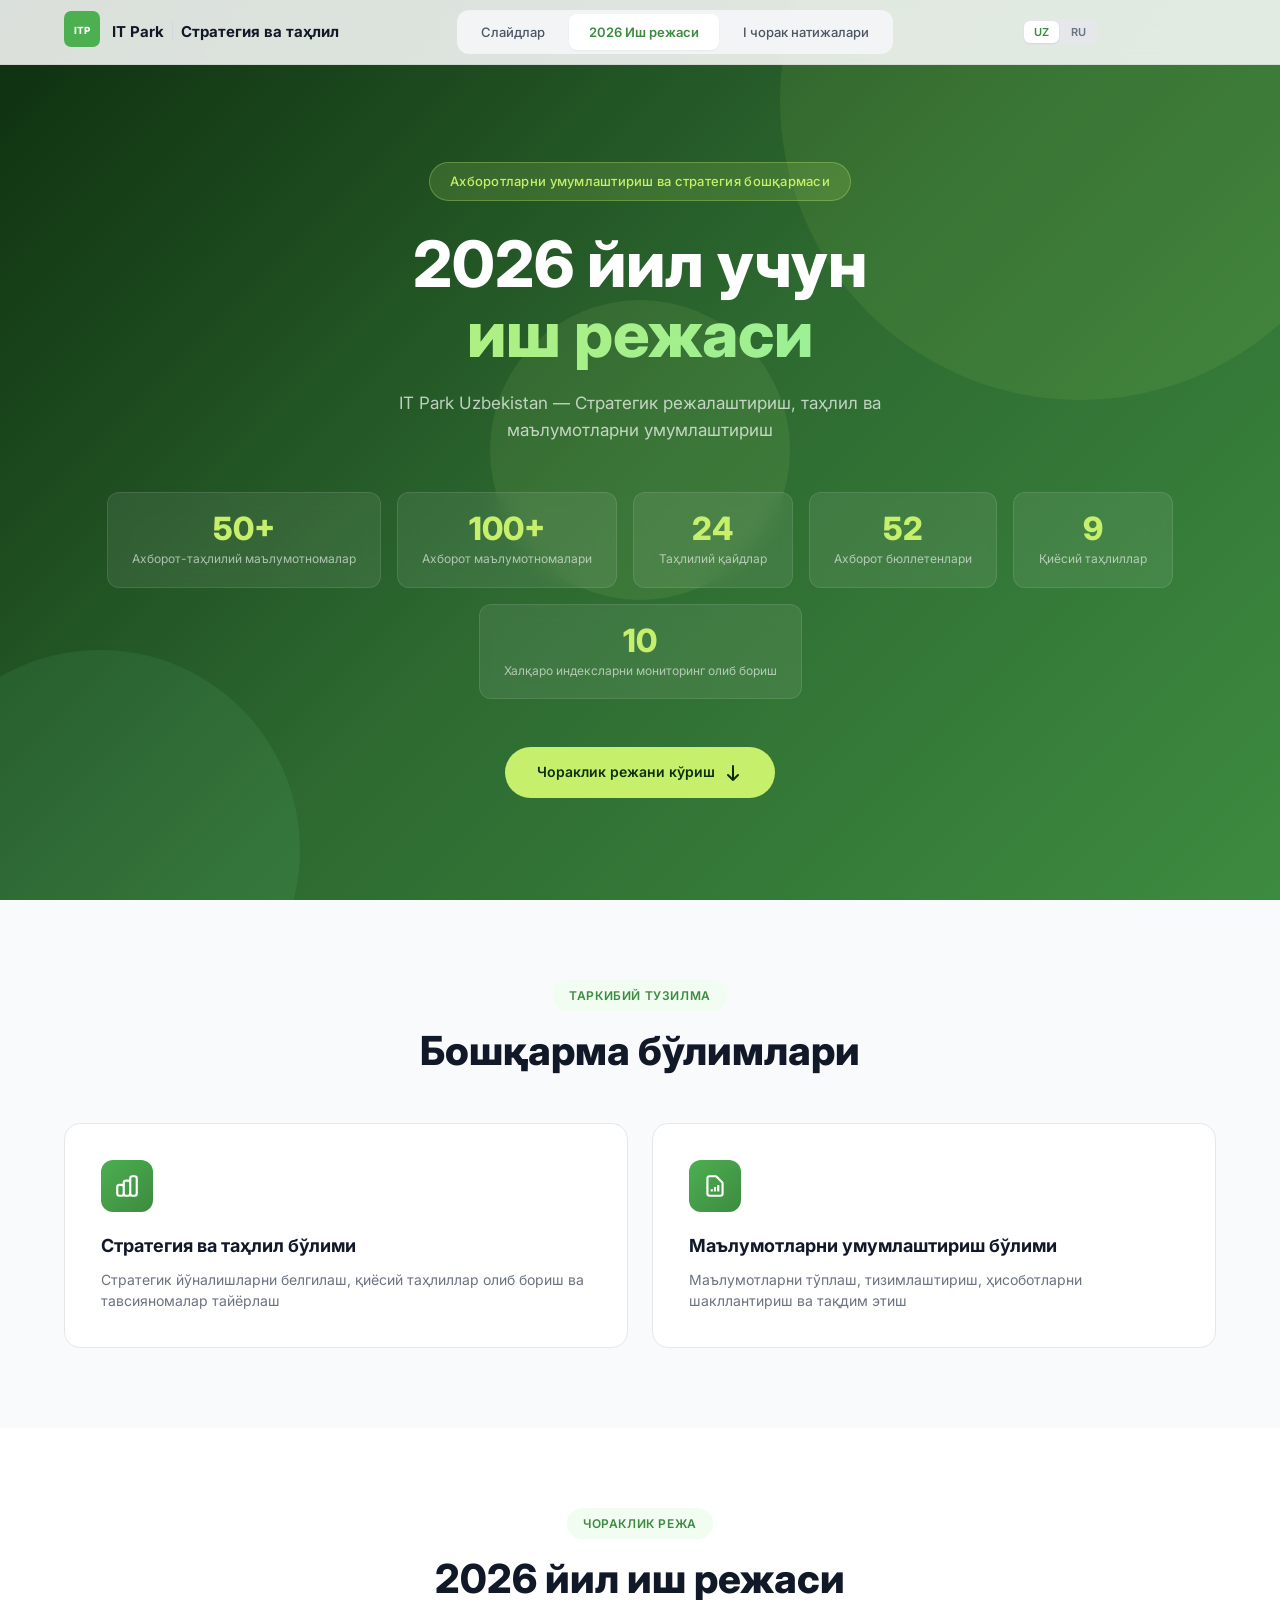
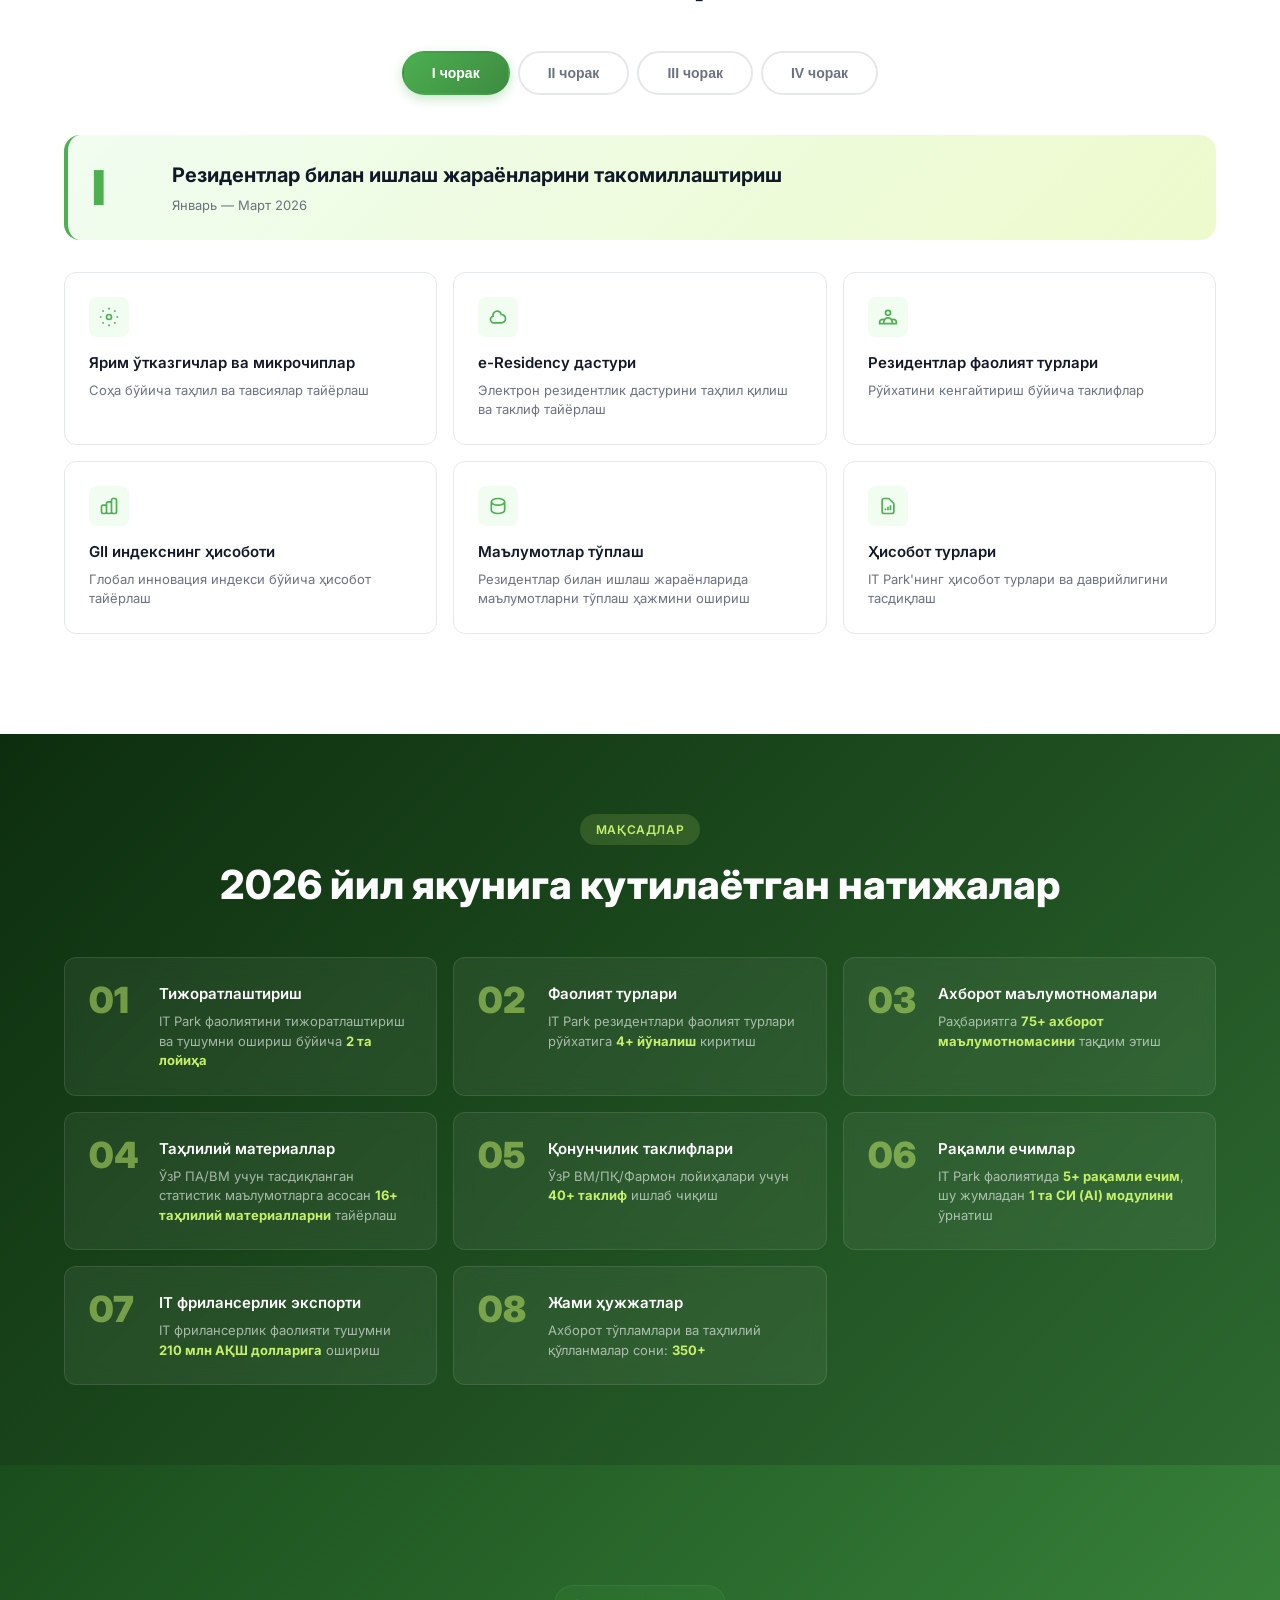
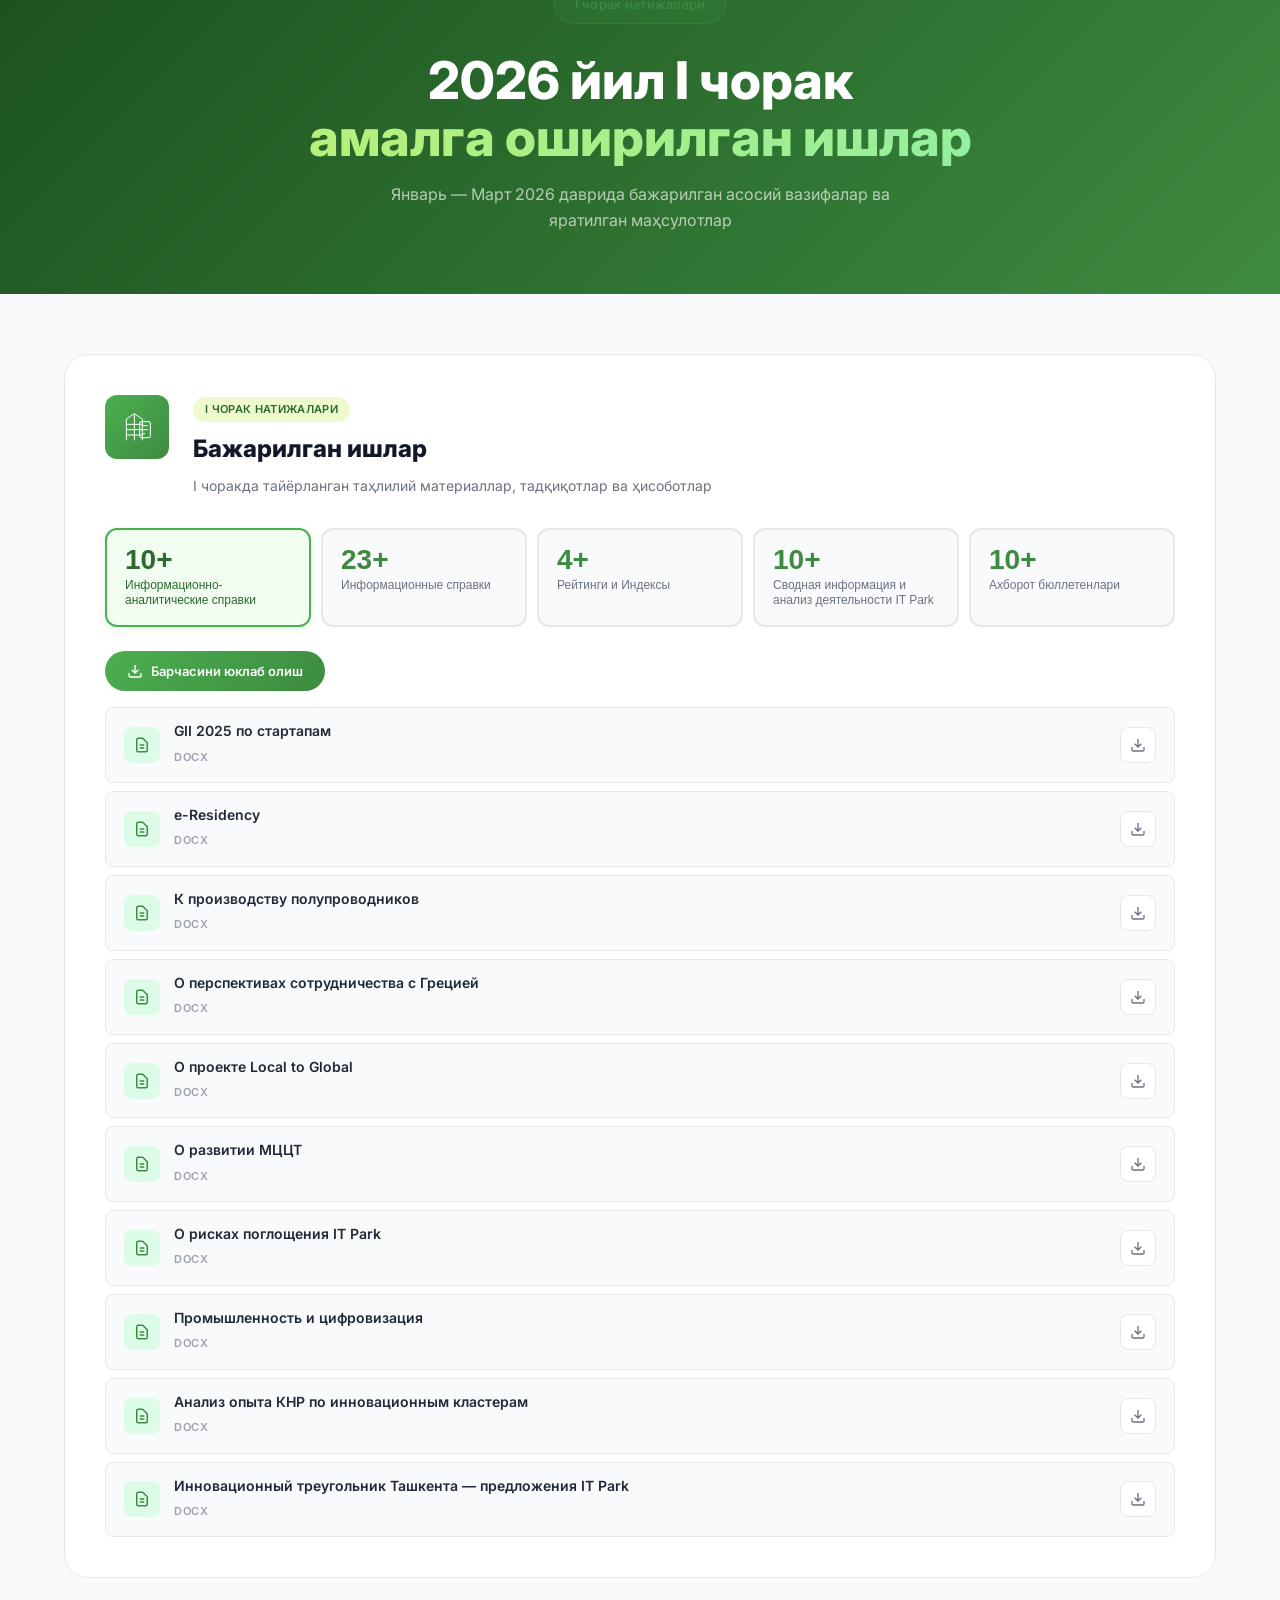
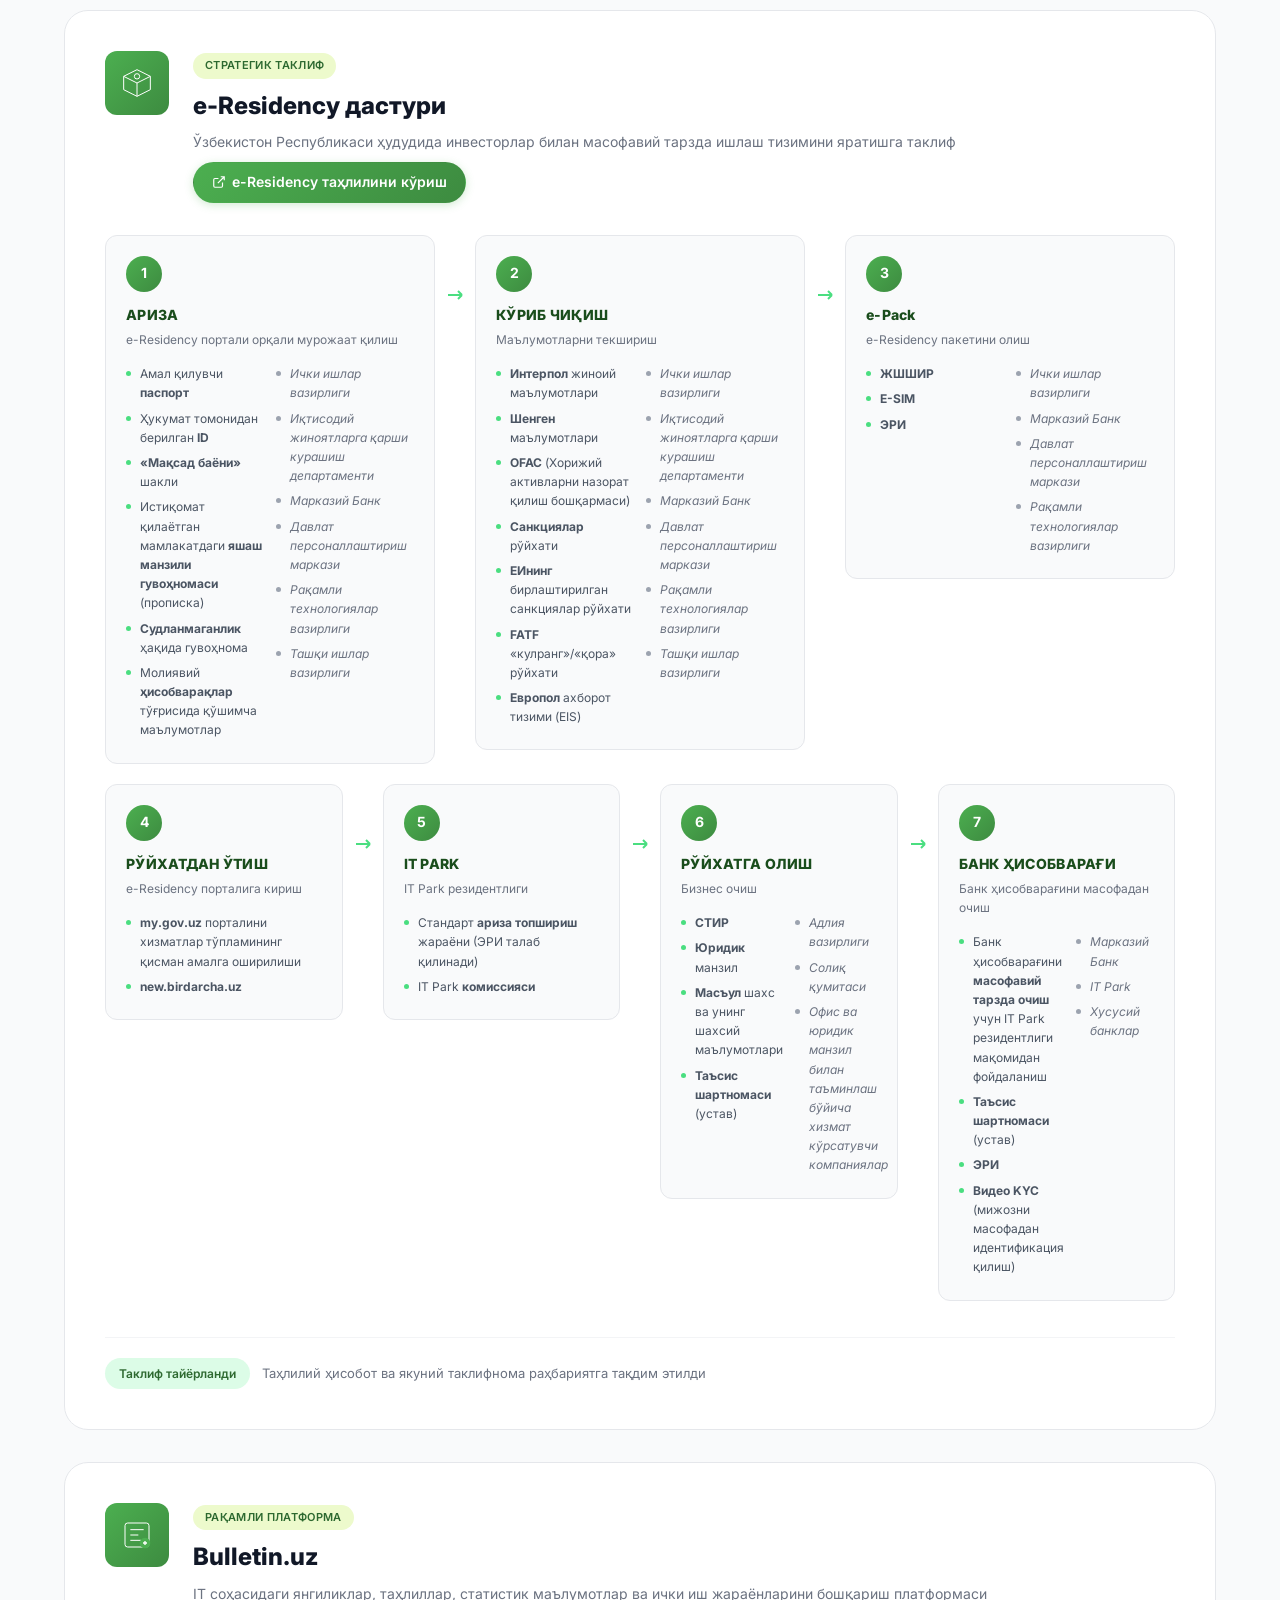
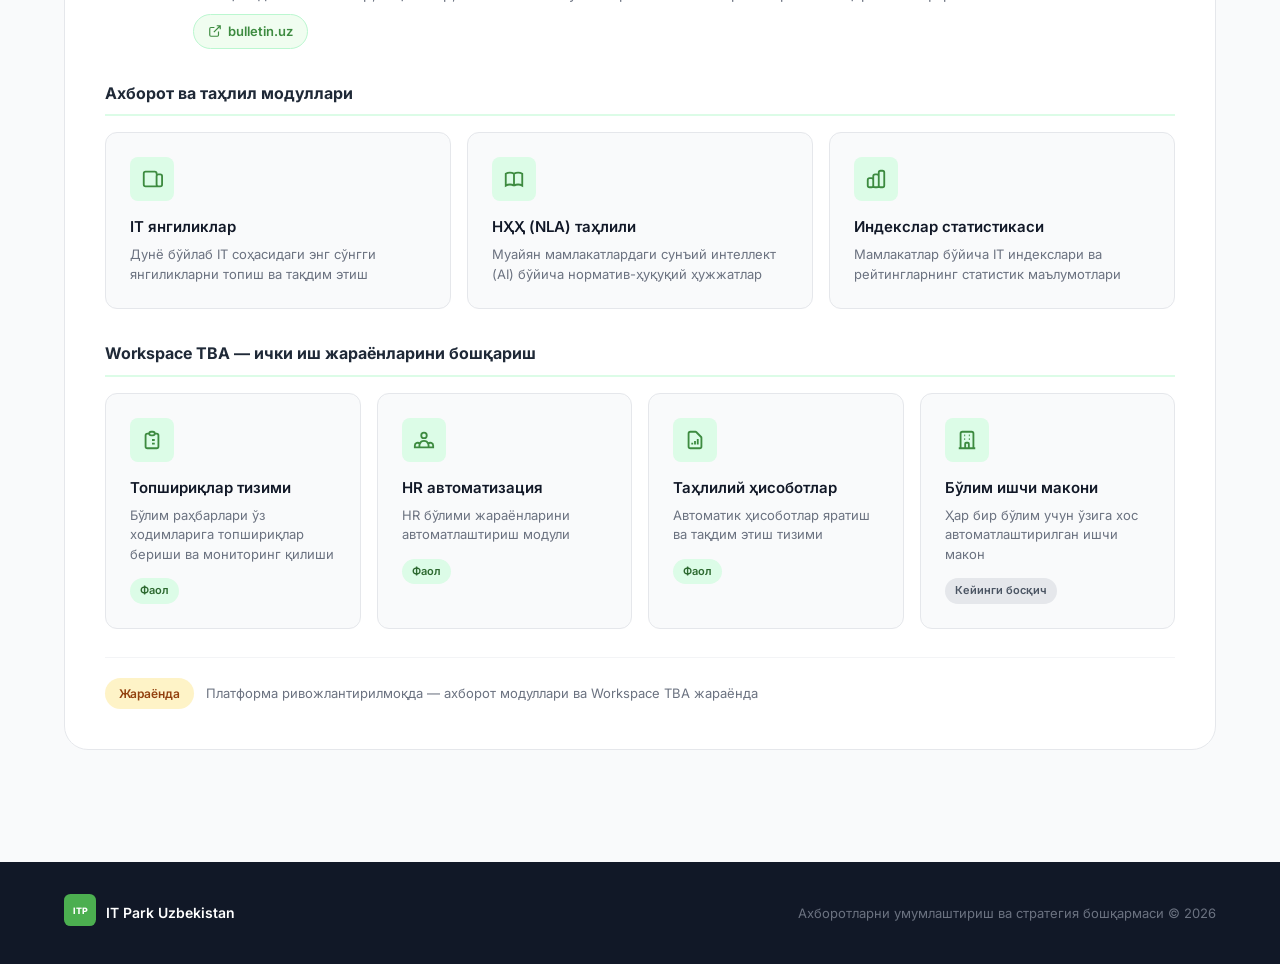
<file: index.html>
<!DOCTYPE html>
<html lang="uz">
<head>
    <meta charset="UTF-8">
    <meta name="viewport" content="width=device-width, initial-scale=1.0">
    <title>IT Park — Стратегия ва таҳлил бошқармаси 2026</title>
    <link rel="preconnect" href="https://fonts.googleapis.com">
    <link rel="preconnect" href="https://fonts.gstatic.com" crossorigin>
    <link href="https://fonts.googleapis.com/css2?family=Inter:wght@300;400;500;600;700;800;900&display=swap" rel="stylesheet">
    <link rel="stylesheet" href="styles.css">
</head>
<body class="lang-uz">
    <!-- Navigation -->
    <nav class="nav" id="nav">
        <div class="nav-inner">
            <div class="nav-logo">
                <div class="logo-icon">
                    <svg viewBox="0 0 40 40" fill="none">
                        <rect width="40" height="40" rx="8" fill="#4CAF50"/>
                        <text x="50%" y="55%" dominant-baseline="middle" text-anchor="middle" fill="white" font-size="11" font-weight="800" font-family="Inter, sans-serif">ITP</text>
                    </svg>
                </div>
                <span>IT Park <span class="nav-divider">|</span> <span class="lang-uz">Стратегия ва таҳлил</span><span class="lang-ru">Стратегия и анализ</span></span>
            </div>
            <div class="nav-links">
                <a href="slides.html" class="nav-link"><span class="lang-uz">Слайдлар</span><span class="lang-ru">Слайды</span></a>
                <a href="#plan" class="nav-link active" data-section="plan"><span class="lang-uz">2026 Иш режаси</span><span class="lang-ru">Рабочий план 2026</span></a>
                <a href="#q1" class="nav-link" data-section="q1"><span class="lang-uz">I чорак натижалари</span><span class="lang-ru">Результаты I квартала</span></a>
            </div>
            <div class="lang-toggle">
                <button id="lang-uz-btn" class="active" onclick="setLang('uz')">UZ</button>
                <button id="lang-ru-btn" onclick="setLang('ru')">RU</button>
            </div>
            <div class="nav-indicator"></div>
        </div>
    </nav>

    <!-- HERO -->
    <header class="hero" id="plan">
        <div class="hero-bg-shapes">
            <div class="shape shape-1"></div>
            <div class="shape shape-2"></div>
            <div class="shape shape-3"></div>
        </div>
        <div class="container">
            <div class="hero-badge"><span class="lang-uz">Ахборотларни умумлаштириш ва стратегия бошқармаси</span><span class="lang-ru">Управление свода информации и стратегии</span></div>
            <h1 class="hero-title">
                <span class="title-line"><span class="lang-uz">2026 йил учун</span><span class="lang-ru">Рабочий план</span></span>
                <span class="title-line accent"><span class="lang-uz">иш режаси</span><span class="lang-ru">на 2026 год</span></span>
            </h1>
            <p class="hero-subtitle"><span class="lang-uz">IT Park Uzbekistan — Стратегик режалаштириш, таҳлил ва маълумотларни умумлаштириш</span><span class="lang-ru">IT Park Uzbekistan — Стратегическое планирование, анализ и свод информации</span></p>
            <div class="hero-stats">
                <div class="hero-stat">
                    <span class="hero-stat-number">50+</span>
                    <span class="hero-stat-label"><span class="lang-uz">Ахборот-таҳлилий маълумотномалар</span><span class="lang-ru">Информационно-аналитические справки</span></span>
                </div>
                <div class="hero-stat">
                    <span class="hero-stat-number">100+</span>
                    <span class="hero-stat-label"><span class="lang-uz">Ахборот маълумотномалари</span><span class="lang-ru">Информационные справки</span></span>
                </div>
                <div class="hero-stat">
                    <span class="hero-stat-number">24</span>
                    <span class="hero-stat-label"><span class="lang-uz">Таҳлилий қайдлар</span><span class="lang-ru">Аналитические записки</span></span>
                </div>
                <div class="hero-stat">
                    <span class="hero-stat-number">52</span>
                    <span class="hero-stat-label"><span class="lang-uz">Ахборот бюллетенлари</span><span class="lang-ru">Информационные бюллетени</span></span>
                </div>
                <div class="hero-stat">
                    <span class="hero-stat-number">9</span>
                    <span class="hero-stat-label"><span class="lang-uz">Қиёсий таҳлиллар</span><span class="lang-ru">Сравнительный анализ</span></span>
                </div>
                <div class="hero-stat">
                    <span class="hero-stat-number">10</span>
                    <span class="hero-stat-label"><span class="lang-uz">Халқаро индексларни мониторинг олиб бориш</span><span class="lang-ru">Мониторинг международных индексов</span></span>
                </div>
            </div>
            <a href="#quarters" class="hero-cta">
                <span><span class="lang-uz">Чораклик режани кўриш</span><span class="lang-ru">Просмотр квартального плана</span></span>
                <svg width="20" height="20" viewBox="0 0 20 20" fill="none"><path d="M10 3v14m0 0l5-5m-5 5l-5-5" stroke="currentColor" stroke-width="2" stroke-linecap="round" stroke-linejoin="round"/></svg>
            </a>
        </div>
    </header>

    <!-- DEPARTMENTS OVERVIEW -->
    <section class="departments">
        <div class="container">
            <div class="section-header">
                <span class="section-tag"><span class="lang-uz">Таркибий тузилма</span><span class="lang-ru">Структура</span></span>
                <h2><span class="lang-uz">Бошқарма бўлимлари</span><span class="lang-ru">Отделы управления</span></h2>
            </div>
            <div class="dept-grid">
                <div class="dept-card">
                    <div class="dept-icon">
                        <svg viewBox="0 0 24 24" fill="none" stroke="currentColor" stroke-width="2"><path d="M9 19v-6a2 2 0 00-2-2H5a2 2 0 00-2 2v6a2 2 0 002 2h2a2 2 0 002-2zm0 0V9a2 2 0 012-2h2a2 2 0 012 2v10m-6 0a2 2 0 002 2h2a2 2 0 002-2m0 0V5a2 2 0 012-2h2a2 2 0 012 2v14a2 2 0 01-2 2h-2a2 2 0 01-2-2z"/></svg>
                    </div>
                    <h3><span class="lang-uz">Стратегия ва таҳлил бўлими</span><span class="lang-ru">Отдел стратегии и анализа</span></h3>
                    <p><span class="lang-uz">Стратегик йўналишларни белгилаш, қиёсий таҳлиллар олиб бориш ва тавсияномалар тайёрлаш</span><span class="lang-ru">Определение стратегических направлений, проведение сравнительного анализа и подготовка рекомендаций</span></p>
                </div>
                <div class="dept-card">
                    <div class="dept-icon">
                        <svg viewBox="0 0 24 24" fill="none" stroke="currentColor" stroke-width="2"><path d="M9 17v-2m3 2v-4m3 4v-6m2 10H7a2 2 0 01-2-2V5a2 2 0 012-2h5.586a1 1 0 01.707.293l5.414 5.414a1 1 0 01.293.707V19a2 2 0 01-2 2z"/></svg>
                    </div>
                    <h3><span class="lang-uz">Маълумотларни умумлаштириш бўлими</span><span class="lang-ru">Отдел свода информации</span></h3>
                    <p><span class="lang-uz">Маълумотларни тўплаш, тизимлаштириш, ҳисоботларни шакллантириш ва тақдим этиш</span><span class="lang-ru">Сбор, систематизация данных, формирование и представление отчётов</span></p>
                </div>
            </div>
        </div>
    </section>

    <!-- QUARTERLY PLAN -->
    <section class="quarters" id="quarters">
        <div class="container">
            <div class="section-header">
                <span class="section-tag"><span class="lang-uz">Чораклик режа</span><span class="lang-ru">Квартальный план</span></span>
                <h2><span class="lang-uz">2026 йил иш режаси</span><span class="lang-ru">Рабочий план на 2026 год</span></h2>
            </div>
            <div class="quarter-tabs">
                <button class="quarter-tab active" data-quarter="q1-plan"><span class="lang-uz">I чорак</span><span class="lang-ru">I квартал</span></button>
                <button class="quarter-tab" data-quarter="q2-plan"><span class="lang-uz">II чорак</span><span class="lang-ru">II квартал</span></button>
                <button class="quarter-tab" data-quarter="q3-plan"><span class="lang-uz">III чорак</span><span class="lang-ru">III квартал</span></button>
                <button class="quarter-tab" data-quarter="q4-plan"><span class="lang-uz">IV чорак</span><span class="lang-ru">IV квартал</span></button>
            </div>

            <!-- Q1 Plan -->
            <div class="quarter-content active" id="q1-plan">
                <div class="quarter-header">
                    <div class="quarter-number">I</div>
                    <div>
                        <h3><span class="lang-uz">Резидентлар билан ишлаш жараёнларини такомиллаштириш</span><span class="lang-ru">Совершенствование процессов работы с резидентами</span></h3>
                        <p class="quarter-period">Январь — Март 2026</p>
                    </div>
                </div>
                <div class="tasks-grid">
                    <div class="task-card" data-delay="0">
                        <div class="task-icon">
                            <svg viewBox="0 0 24 24" fill="none" stroke="currentColor" stroke-width="2"><circle cx="12" cy="12" r="3"/><path d="M12 1v2m0 18v2M4.22 4.22l1.42 1.42m12.72 12.72l1.42 1.42M1 12h2m18 0h2M4.22 19.78l1.42-1.42M18.36 5.64l1.42-1.42"/></svg>
                        </div>
                        <h4><span class="lang-uz">Ярим ўтказгичлар ва микрочиплар</span><span class="lang-ru">Полупроводники и микрочипы</span></h4>
                        <p><span class="lang-uz">Соҳа бўйича таҳлил ва тавсиялар тайёрлаш</span><span class="lang-ru">Подготовка анализа и рекомендаций по отрасли</span></p>
                    </div>
                    <div class="task-card" data-delay="1">
                        <div class="task-icon">
                            <svg viewBox="0 0 24 24" fill="none" stroke="currentColor" stroke-width="2"><path d="M3 15a4 4 0 004 4h9a5 5 0 10-.1-9.999 5.002 5.002 0 10-9.78 2.096A4.001 4.001 0 003 15z"/></svg>
                        </div>
                        <h4><span class="lang-uz">e-Residency дастури</span><span class="lang-ru">Программа e-Residency</span></h4>
                        <p><span class="lang-uz">Электрон резидентлик дастурини таҳлил қилиш ва таклиф тайёрлаш</span><span class="lang-ru">Анализ программы электронного резидентства и подготовка предложений</span></p>
                    </div>
                    <div class="task-card" data-delay="2">
                        <div class="task-icon">
                            <svg viewBox="0 0 24 24" fill="none" stroke="currentColor" stroke-width="2"><path d="M17 20h5v-2a3 3 0 00-5.356-1.857M17 20H7m10 0v-2c0-.656-.126-1.283-.356-1.857M7 20H2v-2a3 3 0 015.356-1.857M7 20v-2c0-.656.126-1.283.356-1.857m0 0a5.002 5.002 0 019.288 0M15 7a3 3 0 11-6 0 3 3 0 016 0z"/></svg>
                        </div>
                        <h4><span class="lang-uz">Резидентлар фаолият турлари</span><span class="lang-ru">Виды деятельности резидентов</span></h4>
                        <p><span class="lang-uz">Рўйхатини кенгайтириш бўйича таклифлар</span><span class="lang-ru">Предложения по расширению перечня</span></p>
                    </div>
                    <div class="task-card" data-delay="3">
                        <div class="task-icon">
                            <svg viewBox="0 0 24 24" fill="none" stroke="currentColor" stroke-width="2"><path d="M9 19v-6a2 2 0 00-2-2H5a2 2 0 00-2 2v6a2 2 0 002 2h2a2 2 0 002-2zm0 0V9a2 2 0 012-2h2a2 2 0 012 2v10m-6 0a2 2 0 002 2h2a2 2 0 002-2m0 0V5a2 2 0 012-2h2a2 2 0 012 2v14a2 2 0 01-2 2h-2a2 2 0 01-2-2z"/></svg>
                        </div>
                        <h4><span class="lang-uz">GII индекснинг ҳисоботи</span><span class="lang-ru">Отчёт по индексу GII</span></h4>
                        <p><span class="lang-uz">Глобал инновация индекси бўйича ҳисобот тайёрлаш</span><span class="lang-ru">Подготовка отчёта по Глобальному индексу инноваций</span></p>
                    </div>
                    <div class="task-card" data-delay="4">
                        <div class="task-icon">
                            <svg viewBox="0 0 24 24" fill="none" stroke="currentColor" stroke-width="2"><path d="M4 7v10c0 2.21 3.582 4 8 4s8-1.79 8-4V7M4 7c0 2.21 3.582 4 8 4s8-1.79 8-4M4 7c0-2.21 3.582-4 8-4s8 1.79 8 4"/></svg>
                        </div>
                        <h4><span class="lang-uz">Маълумотлар тўплаш</span><span class="lang-ru">Сбор данных</span></h4>
                        <p><span class="lang-uz">Резидентлар билан ишлаш жараёнларида маълумотларни тўплаш ҳажмини ошириш</span><span class="lang-ru">Увеличение объёма сбора данных в процессах работы с резидентами</span></p>
                    </div>
                    <div class="task-card" data-delay="5">
                        <div class="task-icon">
                            <svg viewBox="0 0 24 24" fill="none" stroke="currentColor" stroke-width="2"><path d="M9 17v-2m3 2v-4m3 4v-6m2 10H7a2 2 0 01-2-2V5a2 2 0 012-2h5.586a1 1 0 01.707.293l5.414 5.414a1 1 0 01.293.707V19a2 2 0 01-2 2z"/></svg>
                        </div>
                        <h4><span class="lang-uz">Ҳисобот турлари</span><span class="lang-ru">Типы отчётов</span></h4>
                        <p><span class="lang-uz">IT Park'нинг ҳисобот турлари ва даврийлигини тасдиқлаш</span><span class="lang-ru">Утверждение типов и периодичности отчётов IT Park</span></p>
                    </div>
                </div>
            </div>

            <!-- Q2 Plan -->
            <div class="quarter-content" id="q2-plan">
                <div class="quarter-header">
                    <div class="quarter-number">II</div>
                    <div>
                        <h3><span class="lang-uz">IT маҳсулотлар экспорти салоҳиятини ошириш ва хориждаги инфратузилмани ривожлантириш ва IT фрилансерлик ҳолатини ўрганиш</span><span class="lang-ru">Увеличение экспортного потенциала IT-продуктов, развитие зарубежной инфраструктуры и изучение IT-фриланса</span></h3>
                        <p class="quarter-period">Апрель — Июнь 2026</p>
                    </div>
                </div>
                <div class="tasks-grid">
                    <div class="task-card" data-delay="0">
                        <div class="task-icon">
                            <svg viewBox="0 0 24 24" fill="none" stroke="currentColor" stroke-width="2"><path d="M3.055 11H5a2 2 0 012 2v1a2 2 0 002 2 2 2 0 012 2v2.945M8 3.935V5.5A2.5 2.5 0 0010.5 8h.5a2 2 0 012 2 2 2 0 104 0 2 2 0 012-2h1.064M15 20.488V18a2 2 0 012-2h3.064M21 12a9 9 0 11-18 0 9 9 0 0118 0z"/></svg>
                        </div>
                        <h4><span class="lang-uz">Рақамли ечимлар экспорти</span><span class="lang-ru">Экспорт цифровых решений</span></h4>
                        <p><span class="lang-uz">Иқтисодиёт тармоқлари учун рақамли ечимлар мақсадли экспортини йўлга қўйиш</span><span class="lang-ru">Организация целевого экспорта цифровых решений для отраслей экономики</span></p>
                    </div>
                    <div class="task-card" data-delay="1">
                        <div class="task-icon">
                            <svg viewBox="0 0 24 24" fill="none" stroke="currentColor" stroke-width="2"><path d="M13 7h8m0 0v8m0-8l-8 8-4-4-6 6"/></svg>
                        </div>
                        <h4><span class="lang-uz">Маҳаллий резидентлар улуши</span><span class="lang-ru">Доля местных резидентов</span></h4>
                        <p><span class="lang-uz">Экспорт таркибида маҳаллий резидентлар улушини ошириш</span><span class="lang-ru">Увеличение доли местных резидентов в структуре экспорта</span></p>
                    </div>
                    <div class="task-card" data-delay="2">
                        <div class="task-icon">
                            <svg viewBox="0 0 24 24" fill="none" stroke="currentColor" stroke-width="2"><path d="M3.055 11H5a2 2 0 012 2v1a2 2 0 002 2 2 2 0 012 2v2.945M8 3.935V5.5A2.5 2.5 0 0010.5 8h.5a2 2 0 012 2 2 2 0 104 0 2 2 0 012-2h1.064M15 20.488V18a2 2 0 012-2h3.064M21 12a9 9 0 11-18 0 9 9 0 0118 0z"/></svg>
                        </div>
                        <h4><span class="lang-uz">Хориждаги вакиллар</span><span class="lang-ru">Зарубежные представители</span></h4>
                        <p><span class="lang-uz">Хориждаги вакиллар фаолиятини таҳлил қилиш ва ривожланиш салоҳиятини белгилаш</span><span class="lang-ru">Анализ деятельности зарубежных представителей и определение потенциала развития</span></p>
                    </div>
                    <div class="task-card" data-delay="3">
                        <div class="task-icon">
                            <svg viewBox="0 0 24 24" fill="none" stroke="currentColor" stroke-width="2"><path d="M9 17v-2m3 2v-4m3 4v-6m2 10H7a2 2 0 01-2-2V5a2 2 0 012-2h5.586a1 1 0 01.707.293l5.414 5.414a1 1 0 01.293.707V19a2 2 0 01-2 2z"/></svg>
                        </div>
                        <h4><span class="lang-uz">IT фрилансерлик сўровномаси</span><span class="lang-ru">Опрос по IT-фрилансингу</span></h4>
                        <p><span class="lang-uz">Биринчи ярим йилликдаги IT фрилансерлик фаолияти бўйича сўровнома ўтказиш (бюджет: 1,2 млрд сўм)</span><span class="lang-ru">Проведение опроса по IT-фрилансингу за первое полугодие (бюджет: 1,2 млрд сум)</span></p>
                    </div>
                </div>
            </div>

            <!-- Q3 Plan -->
            <div class="quarter-content" id="q3-plan">
                <div class="quarter-header">
                    <div class="quarter-number">III</div>
                    <div>
                        <h3><span class="lang-uz">Ҳудудлардаги инфратузилмани ривожлантириш. Резидентларга рухсат этилган фаолият турларини кўпайтириш. Ярим йиллик ҳисобот тайёрлаш</span><span class="lang-ru">Развитие региональной инфраструктуры. Расширение разрешённых видов деятельности. Подготовка полугодового отчёта</span></h3>
                        <p class="quarter-period">Июль — Сентябрь 2026</p>
                    </div>
                </div>
                <div class="tasks-grid">
                    <div class="task-card" data-delay="0">
                        <div class="task-icon">
                            <svg viewBox="0 0 24 24" fill="none" stroke="currentColor" stroke-width="2"><path d="M17.657 16.657L13.414 20.9a1.998 1.998 0 01-2.827 0l-4.244-4.243a8 8 0 1111.314 0z"/><path d="M15 11a3 3 0 11-6 0 3 3 0 016 0z"/></svg>
                        </div>
                        <h4><span class="lang-uz">Ҳудудий филиаллар таҳлили</span><span class="lang-ru">Анализ региональных филиалов</span></h4>
                        <p><span class="lang-uz">Ҳудудий филиалларнинг жойлардаги фаолиятини таҳлил қилиш («маҳаллабай» инобатга олган ҳолда)</span><span class="lang-ru">Анализ деятельности региональных филиалов на местах (с учётом «махаллабай»)</span></p>
                    </div>
                    <div class="task-card" data-delay="1">
                        <div class="task-icon">
                            <svg viewBox="0 0 24 24" fill="none" stroke="currentColor" stroke-width="2"><path d="M19 21V5a2 2 0 00-2-2H7a2 2 0 00-2 2v16m14 0h2m-2 0h-5m-9 0H3m2 0h5M9 7h1m-1 4h1m4-4h1m-1 4h1m-5 10v-5a1 1 0 011-1h2a1 1 0 011 1v5m-4 0h4"/></svg>
                        </div>
                        <h4><span class="lang-uz">IT-хаблар концепцияси</span><span class="lang-ru">Концепция IT-хабов</span></h4>
                        <p><span class="lang-uz">2026-2028 йилларга мўлжалланган ҳудудий IT-хабларни ривожлантириш концепцияси (4-чоракка ўтувчи)</span><span class="lang-ru">Концепция развития региональных IT-хабов на 2026-2028 (переходящая в IV квартал)</span></p>
                    </div>
                    <div class="task-card" data-delay="3">
                        <div class="task-icon">
                            <svg viewBox="0 0 24 24" fill="none" stroke="currentColor" stroke-width="2"><path d="M21 12a9 9 0 01-9 9m9-9a9 9 0 00-9-9m9 9H3m9 9a9 9 0 01-9-9m9 9c1.657 0 3-4.03 3-9s-1.343-9-3-9m0 18c-1.657 0-3-4.03-3-9s1.343-9 3-9m-9 9a9 9 0 019-9"/></svg>
                        </div>
                        <h4><span class="lang-uz">Хорижий инфратузилма</span><span class="lang-ru">Зарубежная инфраструктура</span></h4>
                        <p><span class="lang-uz">2026-2028 йилларга мўлжалланган хорижий инфратузилмани ривожлантириш концепцияси</span><span class="lang-ru">Концепция развития зарубежной инфраструктуры на 2026-2028</span></p>
                    </div>
                    <div class="task-card" data-delay="3">
                        <div class="task-icon">
                            <svg viewBox="0 0 24 24" fill="none" stroke="currentColor" stroke-width="2"><path d="M17 20h5v-2a3 3 0 00-5.356-1.857M17 20H7m10 0v-2c0-.656-.126-1.283-.356-1.857M7 20H2v-2a3 3 0 015.356-1.857M7 20v-2c0-.656.126-1.283.356-1.857m0 0a5.002 5.002 0 019.288 0M15 7a3 3 0 11-6 0 3 3 0 016 0z"/></svg>
                        </div>
                        <h4><span class="lang-uz">Фаолият турлари рўйхатини кенгайтириш</span><span class="lang-ru">Расширение перечня видов деятельности</span></h4>
                        <p><span class="lang-uz">Хорижий IT хабларни ўрганган ҳолда IT Park резидентларига рухсат этилган фаолият турлари рўйхатини кенгайтириш</span><span class="lang-ru">Расширение перечня разрешённых видов деятельности резидентов IT Park на основе изучения зарубежных IT-хабов</span></p>
                    </div>
                </div>
            </div>

            <!-- Q4 Plan -->
            <div class="quarter-content" id="q4-plan">
                <div class="quarter-header">
                    <div class="quarter-number">IV</div>
                    <div>
                        <h3><span class="lang-uz">Инвестиция манбаларини кўпайтириш, ҳисоботларни юритиш, стартап экотизимини ривожлантириш. Йиллик ҳисобот тайёрлаш ва IT фрилансерлик ҳолатини ўрганиш</span><span class="lang-ru">Расширение источников инвестиций, ведение отчётности, развитие стартап-экосистемы. Подготовка годового отчёта и изучение IT-фриланса</span></h3>
                        <p class="quarter-period">Октябрь — Декабрь 2026</p>
                    </div>
                </div>
                <div class="tasks-grid">
                    <div class="task-card" data-delay="0">
                        <div class="task-icon">
                            <svg viewBox="0 0 24 24" fill="none" stroke="currentColor" stroke-width="2"><path d="M3.055 11H5a2 2 0 012 2v1a2 2 0 002 2 2 2 0 012 2v2.945M8 3.935V5.5A2.5 2.5 0 0010.5 8h.5a2 2 0 012 2 2 2 0 104 0 2 2 0 012-2h1.064M15 20.488V18a2 2 0 012-2h3.064M21 12a9 9 0 11-18 0 9 9 0 0118 0z"/></svg>
                        </div>
                        <h4><span class="lang-uz">IT хабларнинг инвестиция жалб қилиши</span><span class="lang-ru">Привлечение инвестиций IT-хабами</span></h4>
                        <p><span class="lang-uz">IT хабларнинг инвестиция жалб қилиши бўйича халқаро тажрибалар таҳлили</span><span class="lang-ru">Анализ международного опыта привлечения инвестиций IT-хабами</span></p>
                    </div>
                    <div class="task-card" data-delay="1">
                        <div class="task-icon">
                            <svg viewBox="0 0 24 24" fill="none" stroke="currentColor" stroke-width="2"><path d="M13 10V3L4 14h7v7l9-11h-7z"/></svg>
                        </div>
                        <h4><span class="lang-uz">Стартапларни ривожлантиришдаги муаммолар</span><span class="lang-ru">Проблемы развития стартапов</span></h4>
                        <p><span class="lang-uz">Стартапларни ривожлантиришдаги муаммолар таҳлили (қонунчилик, атамалар, интеллектуал мулк ҳуқуқи, мулк ҳуқуқини ўтказиш ва бошқа жиҳатлардан)</span><span class="lang-ru">Анализ проблем развития стартапов (законодательство, терминология, права интеллектуальной собственности, передача прав собственности и другие аспекты)</span></p>
                    </div>
                    <div class="task-card" data-delay="2">
                        <div class="task-icon">
                            <svg viewBox="0 0 24 24" fill="none" stroke="currentColor" stroke-width="2"><path d="M9 19v-6a2 2 0 00-2-2H5a2 2 0 00-2 2v6a2 2 0 002 2h2a2 2 0 002-2zm0 0V9a2 2 0 012-2h2a2 2 0 012 2v10m-6 0a2 2 0 002 2h2a2 2 0 002-2m0 0V5a2 2 0 012-2h2a2 2 0 012 2v14a2 2 0 01-2 2h-2a2 2 0 01-2-2z"/></svg>
                        </div>
                        <h4><span class="lang-uz">SWOT таҳлили</span><span class="lang-ru">SWOT-анализ</span></h4>
                        <p><span class="lang-uz">IT Park фаолиятининг йиллик ҳисоботини шакллантириш — SWOT таҳлили</span><span class="lang-ru">Формирование годового отчёта деятельности IT Park — SWOT-анализ</span></p>
                    </div>
                    <div class="task-card" data-delay="3">
                        <div class="task-icon">
                            <svg viewBox="0 0 24 24" fill="none" stroke="currentColor" stroke-width="2"><path d="M9 17v-2m3 2v-4m3 4v-6m2 10H7a2 2 0 01-2-2V5a2 2 0 012-2h5.586a1 1 0 01.707.293l5.414 5.414a1 1 0 01.293.707V19a2 2 0 01-2 2z"/></svg>
                        </div>
                        <h4><span class="lang-uz">IT фрилансерлик сўровномаси</span><span class="lang-ru">Опрос по IT-фрилансингу</span></h4>
                        <p><span class="lang-uz">Иккинчи ярим йилликдаги IT фрилансерлик фаолияти бўйича сўровнома ўтказиш (Бюджет: 1,2 млрд сўм)</span><span class="lang-ru">Проведение опроса по IT-фрилансингу за второе полугодие (бюджет: 1,2 млрд сум)</span></p>
                    </div>
                </div>
            </div>
        </div>
    </section>

    <!-- EXPECTED RESULTS -->
    <section class="results">
        <div class="container">
            <div class="section-header">
                <span class="section-tag"><span class="lang-uz">Мақсадлар</span><span class="lang-ru">Цели</span></span>
                <h2><span class="lang-uz">2026 йил якунига кутилаётган натижалар</span><span class="lang-ru">Ожидаемые результаты к концу 2026 года</span></h2>
            </div>
            <div class="results-grid">
                <div class="result-card">
                    <div class="result-number">01</div>
                    <div class="result-content">
                        <h4><span class="lang-uz">Тижоратлаштириш</span><span class="lang-ru">Коммерциализация</span></h4>
                        <p><span class="lang-uz">IT Park фаолиятини тижоратлаштириш ва тушумни ошириш бўйича <strong>2 та лойиҳа</strong></span><span class="lang-ru">Коммерциализация деятельности IT Park и увеличение доходов — <strong>2 проекта</strong></span></p>
                    </div>
                </div>
                <div class="result-card">
                    <div class="result-number">02</div>
                    <div class="result-content">
                        <h4><span class="lang-uz">Фаолият турлари</span><span class="lang-ru">Виды деятельности</span></h4>
                        <p><span class="lang-uz">IT Park резидентлари фаолият турлари рўйхатига <strong>4+ йўналиш</strong> киритиш</span><span class="lang-ru">Добавление <strong>4+ направлений</strong> в перечень видов деятельности резидентов IT Park</span></p>
                    </div>
                </div>
                <div class="result-card">
                    <div class="result-number">03</div>
                    <div class="result-content">
                        <h4><span class="lang-uz">Ахборот маълумотномалари</span><span class="lang-ru">Информационные справки</span></h4>
                        <p><span class="lang-uz">Раҳбариятга <strong>75+ ахборот маълумотномасини</strong> тақдим этиш</span><span class="lang-ru">Представление руководству <strong>75+ информационных справок</strong></span></p>
                    </div>
                </div>
                <div class="result-card">
                    <div class="result-number">04</div>
                    <div class="result-content">
                        <h4><span class="lang-uz">Таҳлилий материаллар</span><span class="lang-ru">Аналитические материалы</span></h4>
                        <p><span class="lang-uz">ЎзР ПА/ВМ учун тасдиқланган статистик маълумотларга асосан <strong>16+ таҳлилий материалларни</strong> тайёрлаш</span><span class="lang-ru">Подготовка <strong>16+ аналитических материалов</strong> на основе утверждённых статистических данных для ПА/КМ РУз</span></p>
                    </div>
                </div>
                <div class="result-card">
                    <div class="result-number">05</div>
                    <div class="result-content">
                        <h4><span class="lang-uz">Қонунчилик таклифлари</span><span class="lang-ru">Законодательные предложения</span></h4>
                        <p><span class="lang-uz">ЎзР ВМ/ПҚ/Фармон лойиҳалари учун <strong>40+ таклиф</strong> ишлаб чиқиш</span><span class="lang-ru">Разработка <strong>40+ предложений</strong> для проектов ПКМ/ПП/Указов РУз</span></p>
                    </div>
                </div>
                <div class="result-card">
                    <div class="result-number">06</div>
                    <div class="result-content">
                        <h4><span class="lang-uz">Рақамли ечимлар</span><span class="lang-ru">Цифровые решения</span></h4>
                        <p><span class="lang-uz">IT Park фаолиятида <strong>5+ рақамли ечим</strong>, шу жумладан <strong>1 та СИ (AI) модулини</strong> ўрнатиш</span><span class="lang-ru">Внедрение <strong>5+ цифровых решений</strong>, включая <strong>1 модуль ИИ (AI)</strong>, в деятельность IT Park</span></p>
                    </div>
                </div>
                <div class="result-card">
                    <div class="result-number">07</div>
                    <div class="result-content">
                        <h4><span class="lang-uz">IT фрилансерлик экспорти</span><span class="lang-ru">Экспорт IT-фриланса</span></h4>
                        <p><span class="lang-uz">IT фрилансерлик фаолияти тушумни <strong>210 млн АҚШ долларига</strong> ошириш</span><span class="lang-ru">Увеличение дохода от IT-фрилансинга до <strong>$210 млн</strong></span></p>
                    </div>
                </div>
                <div class="result-card">
                    <div class="result-number">08</div>
                    <div class="result-content">
                        <h4><span class="lang-uz">Жами ҳужжатлар</span><span class="lang-ru">Всего документов</span></h4>
                        <p><span class="lang-uz">Ахборот тўпламлари ва таҳлилий қўлланмалар сони: <strong>350+</strong></span><span class="lang-ru">Количество информационных сборников и аналитических пособий: <strong>350+</strong></span></p>
                    </div>
                </div>
            </div>
        </div>
    </section>

    <!-- PAGE 2: Q1 ACHIEVEMENTS -->
    <section class="q1-section" id="q1">
        <div class="q1-hero">
            <div class="container">
                <div class="hero-badge light"><span class="lang-uz">I чорак натижалари</span><span class="lang-ru">Результаты I квартала</span></div>
                <h2 class="q1-title">
                    <span class="title-line"><span class="lang-uz">2026 йил I чорак</span><span class="lang-ru">I квартал 2026</span></span>
                    <span class="title-line accent"><span class="lang-uz">амалга оширилган ишлар</span><span class="lang-ru">выполненные работы</span></span>
                </h2>
                <p class="q1-subtitle"><span class="lang-uz">Январь — Март 2026 даврида бажарилган асосий вазифалар ва яратилган маҳсулотлар</span><span class="lang-ru">Основные задачи и продукты, выполненные в период январь — март 2026</span></p>
            </div>
        </div>

        <div class="container">
            <!-- Analytical Reports - Categories -->
            <div class="achievement-block" id="reports">
                <div class="achievement-header">
                    <div class="achievement-icon large">
                        <svg viewBox="0 0 48 48" fill="none" stroke="currentColor" stroke-width="1.5">
                            <path d="M8 44V12L20 4l12 8v32"/>
                            <path d="M20 4v40"/>
                            <path d="M8 20h24M8 28h24M8 36h24"/>
                            <rect x="28" y="16" width="16" height="24" rx="2"/>
                            <path d="M32 22h8M32 28h8M32 34h4"/>
                        </svg>
                    </div>
                    <div>
                        <span class="achievement-tag"><span class="lang-uz">I чорак натижалари</span><span class="lang-ru">Результаты I квартала</span></span>
                        <h3><span class="lang-uz">Бажарилган ишлар</span><span class="lang-ru">Выполненные работы</span></h3>
                        <p><span class="lang-uz">I чоракда тайёрланган таҳлилий материаллар, тадқиқотлар ва ҳисоботлар</span><span class="lang-ru">Аналитические материалы, исследования и отчёты, подготовленные в I квартале</span></p>
                    </div>
                </div>

                <!-- Category tabs -->
                <div class="category-tabs">
                    <button class="category-tab active" data-category="analytics">
                        <span class="cat-number">10+</span>
                        <span class="cat-label">Информационно-аналитические справки</span>
                    </button>
                    <button class="category-tab" data-category="international">
                        <span class="cat-number">23+</span>
                        <span class="cat-label">Информационные справки</span>
                    </button>
                    <button class="category-tab" data-category="databases">
                        <span class="cat-number">4+</span>
                        <span class="cat-label">Рейтинги и Индексы</span>
                    </button>
                    <button class="category-tab" data-category="strategy">
                        <span class="cat-number">10+</span>
                        <span class="cat-label">Сводная информация и анализ деятельности IT Park</span>
                    </button>
                    <button class="category-tab" data-category="bulletins">
                        <span class="cat-number">10+</span>
                        <span class="cat-label"><span class="lang-uz">Ахборот бюллетенлари</span><span class="lang-ru">Информационные бюллетени</span></span>
                    </button>
                </div>

                <!-- Category contents -->
                <div class="category-content active" id="cat-analytics">
                    <div class="category-download-all">
                        <a href="sources/Информационно-аналитические справки/" class="download-all-btn" download>
                            <svg viewBox="0 0 24 24" fill="none" stroke="currentColor" stroke-width="2"><path d="M21 15v4a2 2 0 01-2 2H5a2 2 0 01-2-2v-4M7 10l5 5 5-5M12 15V3"/></svg>
                            <span class="lang-uz">Барчасини юклаб олиш</span><span class="lang-ru">Скачать все</span>
                        </a>
                    </div>
                    <div class="work-items">
                        <div class="work-item"><div class="work-item-icon"><svg viewBox="0 0 24 24" fill="none" stroke="currentColor" stroke-width="2"><path d="M9 12h6m-6 4h6m2 5H7a2 2 0 01-2-2V5a2 2 0 012-2h5.586a1 1 0 01.707.293l5.414 5.414a1 1 0 01.293.707V19a2 2 0 01-2 2z"/></svg></div><div class="work-item-info"><h5>GII 2025 по стартапам</h5><span class="work-item-type">DOCX</span></div><a href="sources/Информационно-аналитические справки/GII 2025 по стартапам.docx" class="work-item-download" download><svg viewBox="0 0 24 24" fill="none" stroke="currentColor" stroke-width="2"><path d="M21 15v4a2 2 0 01-2 2H5a2 2 0 01-2-2v-4M7 10l5 5 5-5M12 15V3"/></svg></a></div>
                        <div class="work-item"><div class="work-item-icon"><svg viewBox="0 0 24 24" fill="none" stroke="currentColor" stroke-width="2"><path d="M9 12h6m-6 4h6m2 5H7a2 2 0 01-2-2V5a2 2 0 012-2h5.586a1 1 0 01.707.293l5.414 5.414a1 1 0 01.293.707V19a2 2 0 01-2 2z"/></svg></div><div class="work-item-info"><h5>e-Residency</h5><span class="work-item-type">DOCX</span></div><a href="sources/Информационно-аналитические справки/e-Residency.docx" class="work-item-download" download><svg viewBox="0 0 24 24" fill="none" stroke="currentColor" stroke-width="2"><path d="M21 15v4a2 2 0 01-2 2H5a2 2 0 01-2-2v-4M7 10l5 5 5-5M12 15V3"/></svg></a></div>
                        <div class="work-item"><div class="work-item-icon"><svg viewBox="0 0 24 24" fill="none" stroke="currentColor" stroke-width="2"><path d="M9 12h6m-6 4h6m2 5H7a2 2 0 01-2-2V5a2 2 0 012-2h5.586a1 1 0 01.707.293l5.414 5.414a1 1 0 01.293.707V19a2 2 0 01-2 2z"/></svg></div><div class="work-item-info"><h5>К производству полупроводников</h5><span class="work-item-type">DOCX</span></div><a href="sources/Информационно-аналитические справки/К производству полупроводников.docx" class="work-item-download" download><svg viewBox="0 0 24 24" fill="none" stroke="currentColor" stroke-width="2"><path d="M21 15v4a2 2 0 01-2 2H5a2 2 0 01-2-2v-4M7 10l5 5 5-5M12 15V3"/></svg></a></div>
                        <div class="work-item"><div class="work-item-icon"><svg viewBox="0 0 24 24" fill="none" stroke="currentColor" stroke-width="2"><path d="M9 12h6m-6 4h6m2 5H7a2 2 0 01-2-2V5a2 2 0 012-2h5.586a1 1 0 01.707.293l5.414 5.414a1 1 0 01.293.707V19a2 2 0 01-2 2z"/></svg></div><div class="work-item-info"><h5>О перспективах сотрудничества с Грецией</h5><span class="work-item-type">DOCX</span></div><a href="sources/Информационно-аналитические справки/О перспективах сотрудничества с Грецией.docx" class="work-item-download" download><svg viewBox="0 0 24 24" fill="none" stroke="currentColor" stroke-width="2"><path d="M21 15v4a2 2 0 01-2 2H5a2 2 0 01-2-2v-4M7 10l5 5 5-5M12 15V3"/></svg></a></div>
                        <div class="work-item"><div class="work-item-icon"><svg viewBox="0 0 24 24" fill="none" stroke="currentColor" stroke-width="2"><path d="M9 12h6m-6 4h6m2 5H7a2 2 0 01-2-2V5a2 2 0 012-2h5.586a1 1 0 01.707.293l5.414 5.414a1 1 0 01.293.707V19a2 2 0 01-2 2z"/></svg></div><div class="work-item-info"><h5>О проекте Local to Global</h5><span class="work-item-type">DOCX</span></div><a href="sources/Информационно-аналитические справки/О проекте Local to Global.docx" class="work-item-download" download><svg viewBox="0 0 24 24" fill="none" stroke="currentColor" stroke-width="2"><path d="M21 15v4a2 2 0 01-2 2H5a2 2 0 01-2-2v-4M7 10l5 5 5-5M12 15V3"/></svg></a></div>
                        <div class="work-item"><div class="work-item-icon"><svg viewBox="0 0 24 24" fill="none" stroke="currentColor" stroke-width="2"><path d="M9 12h6m-6 4h6m2 5H7a2 2 0 01-2-2V5a2 2 0 012-2h5.586a1 1 0 01.707.293l5.414 5.414a1 1 0 01.293.707V19a2 2 0 01-2 2z"/></svg></div><div class="work-item-info"><h5>О развитии МЦЦТ</h5><span class="work-item-type">DOCX</span></div><a href="sources/Информационно-аналитические справки/О развитии МЦЦТ.docx" class="work-item-download" download><svg viewBox="0 0 24 24" fill="none" stroke="currentColor" stroke-width="2"><path d="M21 15v4a2 2 0 01-2 2H5a2 2 0 01-2-2v-4M7 10l5 5 5-5M12 15V3"/></svg></a></div>
                        <div class="work-item"><div class="work-item-icon"><svg viewBox="0 0 24 24" fill="none" stroke="currentColor" stroke-width="2"><path d="M9 12h6m-6 4h6m2 5H7a2 2 0 01-2-2V5a2 2 0 012-2h5.586a1 1 0 01.707.293l5.414 5.414a1 1 0 01.293.707V19a2 2 0 01-2 2z"/></svg></div><div class="work-item-info"><h5>О рисках поглощения IT Park</h5><span class="work-item-type">DOCX</span></div><a href="sources/Информационно-аналитические справки/О рисках поглощения IT Park.docx" class="work-item-download" download><svg viewBox="0 0 24 24" fill="none" stroke="currentColor" stroke-width="2"><path d="M21 15v4a2 2 0 01-2 2H5a2 2 0 01-2-2v-4M7 10l5 5 5-5M12 15V3"/></svg></a></div>
                        <div class="work-item"><div class="work-item-icon"><svg viewBox="0 0 24 24" fill="none" stroke="currentColor" stroke-width="2"><path d="M9 12h6m-6 4h6m2 5H7a2 2 0 01-2-2V5a2 2 0 012-2h5.586a1 1 0 01.707.293l5.414 5.414a1 1 0 01.293.707V19a2 2 0 01-2 2z"/></svg></div><div class="work-item-info"><h5>Промышленность и цифровизация</h5><span class="work-item-type">DOCX</span></div><a href="sources/Информационно-аналитические справки/Промышленность и цифровизация.docx" class="work-item-download" download><svg viewBox="0 0 24 24" fill="none" stroke="currentColor" stroke-width="2"><path d="M21 15v4a2 2 0 01-2 2H5a2 2 0 01-2-2v-4M7 10l5 5 5-5M12 15V3"/></svg></a></div>
                        <div class="work-item"><div class="work-item-icon"><svg viewBox="0 0 24 24" fill="none" stroke="currentColor" stroke-width="2"><path d="M9 12h6m-6 4h6m2 5H7a2 2 0 01-2-2V5a2 2 0 012-2h5.586a1 1 0 01.707.293l5.414 5.414a1 1 0 01.293.707V19a2 2 0 01-2 2z"/></svg></div><div class="work-item-info"><h5>Анализ опыта КНР по инновационным кластерам</h5><span class="work-item-type">DOCX</span></div><a href="sources/Информационно-аналитические справки/Ташкентский треугольник/Анализ_опыта_КНР_по_инновационным_кластерам.docx" class="work-item-download" download><svg viewBox="0 0 24 24" fill="none" stroke="currentColor" stroke-width="2"><path d="M21 15v4a2 2 0 01-2 2H5a2 2 0 01-2-2v-4M7 10l5 5 5-5M12 15V3"/></svg></a></div>
                        <div class="work-item"><div class="work-item-icon"><svg viewBox="0 0 24 24" fill="none" stroke="currentColor" stroke-width="2"><path d="M9 12h6m-6 4h6m2 5H7a2 2 0 01-2-2V5a2 2 0 012-2h5.586a1 1 0 01.707.293l5.414 5.414a1 1 0 01.293.707V19a2 2 0 01-2 2z"/></svg></div><div class="work-item-info"><h5>Инновационный треугольник Ташкента — предложения IT Park</h5><span class="work-item-type">DOCX</span></div><a href="sources/Информационно-аналитические справки/Ташкентский треугольник/Инновационный_треугольник_Ташкента_предложения_IT_Park.docx" class="work-item-download" download><svg viewBox="0 0 24 24" fill="none" stroke="currentColor" stroke-width="2"><path d="M21 15v4a2 2 0 01-2 2H5a2 2 0 01-2-2v-4M7 10l5 5 5-5M12 15V3"/></svg></a></div>
                    </div>
                </div>

                <div class="category-content" id="cat-international">
                    <div class="category-download-all">
                        <a href="sources/Информационные справки/" class="download-all-btn" download>
                            <svg viewBox="0 0 24 24" fill="none" stroke="currentColor" stroke-width="2"><path d="M21 15v4a2 2 0 01-2 2H5a2 2 0 01-2-2v-4M7 10l5 5 5-5M12 15V3"/></svg>
                            <span class="lang-uz">Барчасини юклаб олиш</span><span class="lang-ru">Скачать все</span>
                        </a>
                    </div>
                    <div class="work-items">
                        <div class="work-item"><div class="work-item-icon"><svg viewBox="0 0 24 24" fill="none" stroke="currentColor" stroke-width="2"><path d="M9 12h6m-6 4h6m2 5H7a2 2 0 01-2-2V5a2 2 0 012-2h5.586a1 1 0 01.707.293l5.414 5.414a1 1 0 01.293.707V19a2 2 0 01-2 2z"/></svg></div><div class="work-item-info"><h5>Astana Hub и IT Park Uzbekistan</h5><span class="work-item-type">DOCX</span></div><a href="sources/Информационные справки/Astana Hub и IT Park Uzbekistan.docx" class="work-item-download" download><svg viewBox="0 0 24 24" fill="none" stroke="currentColor" stroke-width="2"><path d="M21 15v4a2 2 0 01-2 2H5a2 2 0 01-2-2v-4M7 10l5 5 5-5M12 15V3"/></svg></a></div>
                        <div class="work-item"><div class="work-item-icon"><svg viewBox="0 0 24 24" fill="none" stroke="currentColor" stroke-width="2"><path d="M9 12h6m-6 4h6m2 5H7a2 2 0 01-2-2V5a2 2 0 012-2h5.586a1 1 0 01.707.293l5.414 5.414a1 1 0 01.293.707V19a2 2 0 01-2 2z"/></svg></div><div class="work-item-info"><h5>Dual Residents</h5><span class="work-item-type">ZIP</span></div><a href="sources/Информационные справки/Dual_Reisdents.zip" class="work-item-download" download><svg viewBox="0 0 24 24" fill="none" stroke="currentColor" stroke-width="2"><path d="M21 15v4a2 2 0 01-2 2H5a2 2 0 01-2-2v-4M7 10l5 5 5-5M12 15V3"/></svg></a></div>
                        <div class="work-item"><div class="work-item-icon"><svg viewBox="0 0 24 24" fill="none" stroke="currentColor" stroke-width="2"><path d="M9 12h6m-6 4h6m2 5H7a2 2 0 01-2-2V5a2 2 0 012-2h5.586a1 1 0 01.707.293l5.414 5.414a1 1 0 01.293.707V19a2 2 0 01-2 2z"/></svg></div><div class="work-item-info"><h5>New opportunities according to ECPA</h5><span class="work-item-type">DOCX</span></div><a href="sources/Информационные справки/New opportunities according to ECPA.docx" class="work-item-download" download><svg viewBox="0 0 24 24" fill="none" stroke="currentColor" stroke-width="2"><path d="M21 15v4a2 2 0 01-2 2H5a2 2 0 01-2-2v-4M7 10l5 5 5-5M12 15V3"/></svg></a></div>
                        <div class="work-item"><div class="work-item-icon"><svg viewBox="0 0 24 24" fill="none" stroke="currentColor" stroke-width="2"><path d="M9 12h6m-6 4h6m2 5H7a2 2 0 01-2-2V5a2 2 0 012-2h5.586a1 1 0 01.707.293l5.414 5.414a1 1 0 01.293.707V19a2 2 0 01-2 2z"/></svg></div><div class="work-item-info"><h5>Privileged visa regimes in the U.S. and Uzbekistan</h5><span class="work-item-type">DOCX</span></div><a href="sources/Информационные справки/Privileged visa regimes in the U.S. and Uzbekistan (2).docx" class="work-item-download" download><svg viewBox="0 0 24 24" fill="none" stroke="currentColor" stroke-width="2"><path d="M21 15v4a2 2 0 01-2 2H5a2 2 0 01-2-2v-4M7 10l5 5 5-5M12 15V3"/></svg></a></div>
                        <div class="work-item"><div class="work-item-icon"><svg viewBox="0 0 24 24" fill="none" stroke="currentColor" stroke-width="2"><path d="M9 12h6m-6 4h6m2 5H7a2 2 0 01-2-2V5a2 2 0 012-2h5.586a1 1 0 01.707.293l5.414 5.414a1 1 0 01.293.707V19a2 2 0 01-2 2z"/></svg></div><div class="work-item-info"><h5>Брифинг книга для визитов</h5><span class="work-item-type">DOCX</span></div><a href="sources/Информационные справки/Брифинг книга для визитов.docx" class="work-item-download" download><svg viewBox="0 0 24 24" fill="none" stroke="currentColor" stroke-width="2"><path d="M21 15v4a2 2 0 01-2 2H5a2 2 0 01-2-2v-4M7 10l5 5 5-5M12 15V3"/></svg></a></div>
                        <div class="work-item"><div class="work-item-icon"><svg viewBox="0 0 24 24" fill="none" stroke="currentColor" stroke-width="2"><path d="M9 12h6m-6 4h6m2 5H7a2 2 0 01-2-2V5a2 2 0 012-2h5.586a1 1 0 01.707.293l5.414 5.414a1 1 0 01.293.707V19a2 2 0 01-2 2z"/></svg></div><div class="work-item-info"><h5>О 200 млн экспорта ПВТ КР</h5><span class="work-item-type">PDF</span></div><a href="sources/Информационные справки/О 200 млн экспорта ПВТ КР.pdf" class="work-item-download" download><svg viewBox="0 0 24 24" fill="none" stroke="currentColor" stroke-width="2"><path d="M21 15v4a2 2 0 01-2 2H5a2 2 0 01-2-2v-4M7 10l5 5 5-5M12 15V3"/></svg></a></div>
                        <div class="work-item"><div class="work-item-icon"><svg viewBox="0 0 24 24" fill="none" stroke="currentColor" stroke-width="2"><path d="M9 12h6m-6 4h6m2 5H7a2 2 0 01-2-2V5a2 2 0 012-2h5.586a1 1 0 01.707.293l5.414 5.414a1 1 0 01.293.707V19a2 2 0 01-2 2z"/></svg></div><div class="work-item-info"><h5>О бюджетном финансировании Astana Hub</h5><span class="work-item-type">DOCX</span></div><a href="sources/Информационные справки/О бюджетном финансировании Astana Hub.docx" class="work-item-download" download><svg viewBox="0 0 24 24" fill="none" stroke="currentColor" stroke-width="2"><path d="M21 15v4a2 2 0 01-2 2H5a2 2 0 01-2-2v-4M7 10l5 5 5-5M12 15V3"/></svg></a></div>
                        <div class="work-item"><div class="work-item-icon"><svg viewBox="0 0 24 24" fill="none" stroke="currentColor" stroke-width="2"><path d="M9 12h6m-6 4h6m2 5H7a2 2 0 01-2-2V5a2 2 0 012-2h5.586a1 1 0 01.707.293l5.414 5.414a1 1 0 01.293.707V19a2 2 0 01-2 2z"/></svg></div><div class="work-item-info"><h5>Переход к KPO</h5><span class="work-item-type">DOCX</span></div><a href="sources/Информационные справки/Переход к KPO.docx" class="work-item-download" download><svg viewBox="0 0 24 24" fill="none" stroke="currentColor" stroke-width="2"><path d="M21 15v4a2 2 0 01-2 2H5a2 2 0 01-2-2v-4M7 10l5 5 5-5M12 15V3"/></svg></a></div>
                        <div class="work-item"><div class="work-item-icon"><svg viewBox="0 0 24 24" fill="none" stroke="currentColor" stroke-width="2"><path d="M9 12h6m-6 4h6m2 5H7a2 2 0 01-2-2V5a2 2 0 012-2h5.586a1 1 0 01.707.293l5.414 5.414a1 1 0 01.293.707V19a2 2 0 01-2 2z"/></svg></div><div class="work-item-info"><h5>Австрия</h5><span class="work-item-type">DOCX</span></div><a href="sources/Информационные справки/Страновые справки/Австрия.docx" class="work-item-download" download><svg viewBox="0 0 24 24" fill="none" stroke="currentColor" stroke-width="2"><path d="M21 15v4a2 2 0 01-2 2H5a2 2 0 01-2-2v-4M7 10l5 5 5-5M12 15V3"/></svg></a></div>
                        <div class="work-item"><div class="work-item-icon"><svg viewBox="0 0 24 24" fill="none" stroke="currentColor" stroke-width="2"><path d="M9 12h6m-6 4h6m2 5H7a2 2 0 01-2-2V5a2 2 0 012-2h5.586a1 1 0 01.707.293l5.414 5.414a1 1 0 01.293.707V19a2 2 0 01-2 2z"/></svg></div><div class="work-item-info"><h5>Индия</h5><span class="work-item-type">DOCX</span></div><a href="sources/Информационные справки/Страновые справки/Индия.docx" class="work-item-download" download><svg viewBox="0 0 24 24" fill="none" stroke="currentColor" stroke-width="2"><path d="M21 15v4a2 2 0 01-2 2H5a2 2 0 01-2-2v-4M7 10l5 5 5-5M12 15V3"/></svg></a></div>
                        <div class="work-item"><div class="work-item-icon"><svg viewBox="0 0 24 24" fill="none" stroke="currentColor" stroke-width="2"><path d="M9 12h6m-6 4h6m2 5H7a2 2 0 01-2-2V5a2 2 0 012-2h5.586a1 1 0 01.707.293l5.414 5.414a1 1 0 01.293.707V19a2 2 0 01-2 2z"/></svg></div><div class="work-item-info"><h5>Канада</h5><span class="work-item-type">DOCX</span></div><a href="sources/Информационные справки/Страновые справки/Канада.docx" class="work-item-download" download><svg viewBox="0 0 24 24" fill="none" stroke="currentColor" stroke-width="2"><path d="M21 15v4a2 2 0 01-2 2H5a2 2 0 01-2-2v-4M7 10l5 5 5-5M12 15V3"/></svg></a></div>
                        <div class="work-item"><div class="work-item-icon"><svg viewBox="0 0 24 24" fill="none" stroke="currentColor" stroke-width="2"><path d="M9 12h6m-6 4h6m2 5H7a2 2 0 01-2-2V5a2 2 0 012-2h5.586a1 1 0 01.707.293l5.414 5.414a1 1 0 01.293.707V19a2 2 0 01-2 2z"/></svg></div><div class="work-item-info"><h5>Корея</h5><span class="work-item-type">DOCX</span></div><a href="sources/Информационные справки/Страновые справки/Корея.docx" class="work-item-download" download><svg viewBox="0 0 24 24" fill="none" stroke="currentColor" stroke-width="2"><path d="M21 15v4a2 2 0 01-2 2H5a2 2 0 01-2-2v-4M7 10l5 5 5-5M12 15V3"/></svg></a></div>
                        <div class="work-item"><div class="work-item-icon"><svg viewBox="0 0 24 24" fill="none" stroke="currentColor" stroke-width="2"><path d="M9 12h6m-6 4h6m2 5H7a2 2 0 01-2-2V5a2 2 0 012-2h5.586a1 1 0 01.707.293l5.414 5.414a1 1 0 01.293.707V19a2 2 0 01-2 2z"/></svg></div><div class="work-item-info"><h5>Латвия</h5><span class="work-item-type">DOCX</span></div><a href="sources/Информационные справки/Страновые справки/Латвия.docx" class="work-item-download" download><svg viewBox="0 0 24 24" fill="none" stroke="currentColor" stroke-width="2"><path d="M21 15v4a2 2 0 01-2 2H5a2 2 0 01-2-2v-4M7 10l5 5 5-5M12 15V3"/></svg></a></div>
                        <div class="work-item"><div class="work-item-icon"><svg viewBox="0 0 24 24" fill="none" stroke="currentColor" stroke-width="2"><path d="M9 12h6m-6 4h6m2 5H7a2 2 0 01-2-2V5a2 2 0 012-2h5.586a1 1 0 01.707.293l5.414 5.414a1 1 0 01.293.707V19a2 2 0 01-2 2z"/></svg></div><div class="work-item-info"><h5>ОАЭ</h5><span class="work-item-type">DOCX</span></div><a href="sources/Информационные справки/Страновые справки/ОАЭ.docx" class="work-item-download" download><svg viewBox="0 0 24 24" fill="none" stroke="currentColor" stroke-width="2"><path d="M21 15v4a2 2 0 01-2 2H5a2 2 0 01-2-2v-4M7 10l5 5 5-5M12 15V3"/></svg></a></div>
                        <div class="work-item"><div class="work-item-icon"><svg viewBox="0 0 24 24" fill="none" stroke="currentColor" stroke-width="2"><path d="M9 12h6m-6 4h6m2 5H7a2 2 0 01-2-2V5a2 2 0 012-2h5.586a1 1 0 01.707.293l5.414 5.414a1 1 0 01.293.707V19a2 2 0 01-2 2z"/></svg></div><div class="work-item-info"><h5>Пакистан</h5><span class="work-item-type">DOCX</span></div><a href="sources/Информационные справки/Страновые справки/Пакистан.docx" class="work-item-download" download><svg viewBox="0 0 24 24" fill="none" stroke="currentColor" stroke-width="2"><path d="M21 15v4a2 2 0 01-2 2H5a2 2 0 01-2-2v-4M7 10l5 5 5-5M12 15V3"/></svg></a></div>
                        <div class="work-item"><div class="work-item-icon"><svg viewBox="0 0 24 24" fill="none" stroke="currentColor" stroke-width="2"><path d="M9 12h6m-6 4h6m2 5H7a2 2 0 01-2-2V5a2 2 0 012-2h5.586a1 1 0 01.707.293l5.414 5.414a1 1 0 01.293.707V19a2 2 0 01-2 2z"/></svg></div><div class="work-item-info"><h5>Россия</h5><span class="work-item-type">DOCX</span></div><a href="sources/Информационные справки/Страновые справки/Россия.docx" class="work-item-download" download><svg viewBox="0 0 24 24" fill="none" stroke="currentColor" stroke-width="2"><path d="M21 15v4a2 2 0 01-2 2H5a2 2 0 01-2-2v-4M7 10l5 5 5-5M12 15V3"/></svg></a></div>
                        <div class="work-item"><div class="work-item-icon"><svg viewBox="0 0 24 24" fill="none" stroke="currentColor" stroke-width="2"><path d="M9 12h6m-6 4h6m2 5H7a2 2 0 01-2-2V5a2 2 0 012-2h5.586a1 1 0 01.707.293l5.414 5.414a1 1 0 01.293.707V19a2 2 0 01-2 2z"/></svg></div><div class="work-item-info"><h5>Саудовская Аравия</h5><span class="work-item-type">DOCX</span></div><a href="sources/Информационные справки/Страновые справки/Саудовская Аравия.docx" class="work-item-download" download><svg viewBox="0 0 24 24" fill="none" stroke="currentColor" stroke-width="2"><path d="M21 15v4a2 2 0 01-2 2H5a2 2 0 01-2-2v-4M7 10l5 5 5-5M12 15V3"/></svg></a></div>
                        <div class="work-item"><div class="work-item-icon"><svg viewBox="0 0 24 24" fill="none" stroke="currentColor" stroke-width="2"><path d="M9 12h6m-6 4h6m2 5H7a2 2 0 01-2-2V5a2 2 0 012-2h5.586a1 1 0 01.707.293l5.414 5.414a1 1 0 01.293.707V19a2 2 0 01-2 2z"/></svg></div><div class="work-item-info"><h5>Сербия</h5><span class="work-item-type">DOCX</span></div><a href="sources/Информационные справки/Страновые справки/Сербия.docx" class="work-item-download" download><svg viewBox="0 0 24 24" fill="none" stroke="currentColor" stroke-width="2"><path d="M21 15v4a2 2 0 01-2 2H5a2 2 0 01-2-2v-4M7 10l5 5 5-5M12 15V3"/></svg></a></div>
                        <div class="work-item"><div class="work-item-icon"><svg viewBox="0 0 24 24" fill="none" stroke="currentColor" stroke-width="2"><path d="M9 12h6m-6 4h6m2 5H7a2 2 0 01-2-2V5a2 2 0 012-2h5.586a1 1 0 01.707.293l5.414 5.414a1 1 0 01.293.707V19a2 2 0 01-2 2z"/></svg></div><div class="work-item-info"><h5>Тожикистон</h5><span class="work-item-type">DOCX</span></div><a href="sources/Информационные справки/Страновые справки/Тожикистон.docx" class="work-item-download" download><svg viewBox="0 0 24 24" fill="none" stroke="currentColor" stroke-width="2"><path d="M21 15v4a2 2 0 01-2 2H5a2 2 0 01-2-2v-4M7 10l5 5 5-5M12 15V3"/></svg></a></div>
                        <div class="work-item"><div class="work-item-icon"><svg viewBox="0 0 24 24" fill="none" stroke="currentColor" stroke-width="2"><path d="M9 12h6m-6 4h6m2 5H7a2 2 0 01-2-2V5a2 2 0 012-2h5.586a1 1 0 01.707.293l5.414 5.414a1 1 0 01.293.707V19a2 2 0 01-2 2z"/></svg></div><div class="work-item-info"><h5>Туркия аналитика + Свод</h5><span class="work-item-type">DOCX</span></div><a href="sources/Информационные справки/Страновые справки/Туркия_аналитика+Свод 15.01.2026.docx" class="work-item-download" download><svg viewBox="0 0 24 24" fill="none" stroke="currentColor" stroke-width="2"><path d="M21 15v4a2 2 0 01-2 2H5a2 2 0 01-2-2v-4M7 10l5 5 5-5M12 15V3"/></svg></a></div>
                        <div class="work-item"><div class="work-item-icon"><svg viewBox="0 0 24 24" fill="none" stroke="currentColor" stroke-width="2"><path d="M9 12h6m-6 4h6m2 5H7a2 2 0 01-2-2V5a2 2 0 012-2h5.586a1 1 0 01.707.293l5.414 5.414a1 1 0 01.293.707V19a2 2 0 01-2 2z"/></svg></div><div class="work-item-info"><h5>Финляндия</h5><span class="work-item-type">DOCX</span></div><a href="sources/Информационные справки/Страновые справки/Финляндия.docx" class="work-item-download" download><svg viewBox="0 0 24 24" fill="none" stroke="currentColor" stroke-width="2"><path d="M21 15v4a2 2 0 01-2 2H5a2 2 0 01-2-2v-4M7 10l5 5 5-5M12 15V3"/></svg></a></div>
                        <div class="work-item"><div class="work-item-icon"><svg viewBox="0 0 24 24" fill="none" stroke="currentColor" stroke-width="2"><path d="M9 12h6m-6 4h6m2 5H7a2 2 0 01-2-2V5a2 2 0 012-2h5.586a1 1 0 01.707.293l5.414 5.414a1 1 0 01.293.707V19a2 2 0 01-2 2z"/></svg></div><div class="work-item-info"><h5>ЦА</h5><span class="work-item-type">DOCX</span></div><a href="sources/Информационные справки/Страновые справки/ЦА.docx" class="work-item-download" download><svg viewBox="0 0 24 24" fill="none" stroke="currentColor" stroke-width="2"><path d="M21 15v4a2 2 0 01-2 2H5a2 2 0 01-2-2v-4M7 10l5 5 5-5M12 15V3"/></svg></a></div>
                        <div class="work-item"><div class="work-item-icon"><svg viewBox="0 0 24 24" fill="none" stroke="currentColor" stroke-width="2"><path d="M9 12h6m-6 4h6m2 5H7a2 2 0 01-2-2V5a2 2 0 012-2h5.586a1 1 0 01.707.293l5.414 5.414a1 1 0 01.293.707V19a2 2 0 01-2 2z"/></svg></div><div class="work-item-info"><h5>Қирғизистон</h5><span class="work-item-type">DOCX</span></div><a href="sources/Информационные справки/Страновые справки/Қирғизистон.docx" class="work-item-download" download><svg viewBox="0 0 24 24" fill="none" stroke="currentColor" stroke-width="2"><path d="M21 15v4a2 2 0 01-2 2H5a2 2 0 01-2-2v-4M7 10l5 5 5-5M12 15V3"/></svg></a></div>
                    </div>
                </div>

                <div class="category-content" id="cat-databases">
                    <div class="category-download-all">
                        <a href="sources/Рейтинги и Индексы/" class="download-all-btn" download>
                            <svg viewBox="0 0 24 24" fill="none" stroke="currentColor" stroke-width="2"><path d="M21 15v4a2 2 0 01-2 2H5a2 2 0 01-2-2v-4M7 10l5 5 5-5M12 15V3"/></svg>
                            <span class="lang-uz">Барчасини юклаб олиш</span><span class="lang-ru">Скачать все</span>
                        </a>
                    </div>
                    <div class="work-items">
                        <div class="work-item"><div class="work-item-icon"><svg viewBox="0 0 24 24" fill="none" stroke="currentColor" stroke-width="2"><path d="M9 12h6m-6 4h6m2 5H7a2 2 0 01-2-2V5a2 2 0 012-2h5.586a1 1 0 01.707.293l5.414 5.414a1 1 0 01.293.707V19a2 2 0 01-2 2z"/></svg></div><div class="work-item-info"><h5>GII 2025</h5><span class="work-item-type">DOCX</span></div><a href="sources/Рейтинги и Индексы/GII 2025 (4).docx" class="work-item-download" download><svg viewBox="0 0 24 24" fill="none" stroke="currentColor" stroke-width="2"><path d="M21 15v4a2 2 0 01-2 2H5a2 2 0 01-2-2v-4M7 10l5 5 5-5M12 15V3"/></svg></a></div>
                        <div class="work-item"><div class="work-item-icon"><svg viewBox="0 0 24 24" fill="none" stroke="currentColor" stroke-width="2"><path d="M9 12h6m-6 4h6m2 5H7a2 2 0 01-2-2V5a2 2 0 012-2h5.586a1 1 0 01.707.293l5.414 5.414a1 1 0 01.293.707V19a2 2 0 01-2 2z"/></svg></div><div class="work-item-info"><h5>Ilova ESG</h5><span class="work-item-type">DOCX</span></div><a href="sources/Рейтинги и Индексы/Ilova ESG (2) (2).docx" class="work-item-download" download><svg viewBox="0 0 24 24" fill="none" stroke="currentColor" stroke-width="2"><path d="M21 15v4a2 2 0 01-2 2H5a2 2 0 01-2-2v-4M7 10l5 5 5-5M12 15V3"/></svg></a></div>
                        <div class="work-item"><div class="work-item-icon"><svg viewBox="0 0 24 24" fill="none" stroke="currentColor" stroke-width="2"><path d="M9 12h6m-6 4h6m2 5H7a2 2 0 01-2-2V5a2 2 0 012-2h5.586a1 1 0 01.707.293l5.414 5.414a1 1 0 01.293.707V19a2 2 0 01-2 2z"/></svg></div><div class="work-item-info"><h5>Мониторинг индексов IT Park</h5><span class="work-item-type">DOCX</span></div><a href="sources/Рейтинги и Индексы/Мониторинг индексов IT Park.docx" class="work-item-download" download><svg viewBox="0 0 24 24" fill="none" stroke="currentColor" stroke-width="2"><path d="M21 15v4a2 2 0 01-2 2H5a2 2 0 01-2-2v-4M7 10l5 5 5-5M12 15V3"/></svg></a></div>
                        <div class="work-item"><div class="work-item-icon"><svg viewBox="0 0 24 24" fill="none" stroke="currentColor" stroke-width="2"><path d="M9 12h6m-6 4h6m2 5H7a2 2 0 01-2-2V5a2 2 0 012-2h5.586a1 1 0 01.707.293l5.414 5.414a1 1 0 01.293.707V19a2 2 0 01-2 2z"/></svg></div><div class="work-item-info"><h5>Предложения по GII 2025</h5><span class="work-item-type">PDF</span></div><a href="sources/Рейтинги и Индексы/Предложения по GII 2025.pdf" class="work-item-download" download><svg viewBox="0 0 24 24" fill="none" stroke="currentColor" stroke-width="2"><path d="M21 15v4a2 2 0 01-2 2H5a2 2 0 01-2-2v-4M7 10l5 5 5-5M12 15V3"/></svg></a></div>
                    </div>
                </div>

                <div class="category-content" id="cat-strategy">
                    <div class="category-download-all">
                        <a href="sources/Сводная информация и анализ деятельности IT Park/" class="download-all-btn" download>
                            <svg viewBox="0 0 24 24" fill="none" stroke="currentColor" stroke-width="2"><path d="M21 15v4a2 2 0 01-2 2H5a2 2 0 01-2-2v-4M7 10l5 5 5-5M12 15V3"/></svg>
                            <span class="lang-uz">Барчасини юклаб олиш</span><span class="lang-ru">Скачать все</span>
                        </a>
                    </div>
                    <div class="work-items">
                        <div class="work-item"><div class="work-item-icon"><svg viewBox="0 0 24 24" fill="none" stroke="currentColor" stroke-width="2"><path d="M9 12h6m-6 4h6m2 5H7a2 2 0 01-2-2V5a2 2 0 012-2h5.586a1 1 0 01.707.293l5.414 5.414a1 1 0 01.293.707V19a2 2 0 01-2 2z"/></svg></div><div class="work-item-info"><h5>IT Park Report 16.02.2026</h5><span class="work-item-type">DOCX</span></div><a href="sources/Сводная информация и анализ деятельности IT Park/IT_Park_Report_16.02.2026+ (2).docx" class="work-item-download" download><svg viewBox="0 0 24 24" fill="none" stroke="currentColor" stroke-width="2"><path d="M21 15v4a2 2 0 01-2 2H5a2 2 0 01-2-2v-4M7 10l5 5 5-5M12 15V3"/></svg></a></div>
                        <div class="work-item"><div class="work-item-icon"><svg viewBox="0 0 24 24" fill="none" stroke="currentColor" stroke-width="2"><path d="M9 12h6m-6 4h6m2 5H7a2 2 0 01-2-2V5a2 2 0 012-2h5.586a1 1 0 01.707.293l5.414 5.414a1 1 0 01.293.707V19a2 2 0 01-2 2z"/></svg></div><div class="work-item-info"><h5>Анализ драйверов роста ИТ</h5><span class="work-item-type">DOCX</span></div><a href="sources/Сводная информация и анализ деятельности IT Park/Анализ_драйверов_роста_ИТ_Draft_11_02_2026 (2).docx" class="work-item-download" download><svg viewBox="0 0 24 24" fill="none" stroke="currentColor" stroke-width="2"><path d="M21 15v4a2 2 0 01-2 2H5a2 2 0 01-2-2v-4M7 10l5 5 5-5M12 15V3"/></svg></a></div>
                        <div class="work-item"><div class="work-item-icon"><svg viewBox="0 0 24 24" fill="none" stroke="currentColor" stroke-width="2"><path d="M9 12h6m-6 4h6m2 5H7a2 2 0 01-2-2V5a2 2 0 012-2h5.586a1 1 0 01.707.293l5.414 5.414a1 1 0 01.293.707V19a2 2 0 01-2 2z"/></svg></div><div class="work-item-info"><h5>Комплекс таҳлил IT Park</h5><span class="work-item-type">XLSX</span></div><a href="sources/Сводная информация и анализ деятельности IT Park/Копмлекс таҳлил IT Park++.xlsx" class="work-item-download" download><svg viewBox="0 0 24 24" fill="none" stroke="currentColor" stroke-width="2"><path d="M21 15v4a2 2 0 01-2 2H5a2 2 0 01-2-2v-4M7 10l5 5 5-5M12 15V3"/></svg></a></div>
                        <div class="work-item"><div class="work-item-icon"><svg viewBox="0 0 24 24" fill="none" stroke="currentColor" stroke-width="2"><path d="M9 12h6m-6 4h6m2 5H7a2 2 0 01-2-2V5a2 2 0 012-2h5.586a1 1 0 01.707.293l5.414 5.414a1 1 0 01.293.707V19a2 2 0 01-2 2z"/></svg></div><div class="work-item-info"><h5>Навоий-Фарғона 2023-2025</h5><span class="work-item-type">XLSX</span></div><a href="sources/Сводная информация и анализ деятельности IT Park/Навоий-Фарғона 2023-2025++.xlsx" class="work-item-download" download><svg viewBox="0 0 24 24" fill="none" stroke="currentColor" stroke-width="2"><path d="M21 15v4a2 2 0 01-2 2H5a2 2 0 01-2-2v-4M7 10l5 5 5-5M12 15V3"/></svg></a></div>
                        <div class="work-item"><div class="work-item-icon"><svg viewBox="0 0 24 24" fill="none" stroke="currentColor" stroke-width="2"><path d="M9 12h6m-6 4h6m2 5H7a2 2 0 01-2-2V5a2 2 0 012-2h5.586a1 1 0 01.707.293l5.414 5.414a1 1 0 01.293.707V19a2 2 0 01-2 2z"/></svg></div><div class="work-item-info"><h5>ВВП (регионального) 2010-2025</h5><span class="work-item-type">XLSX</span></div><a href="sources/Сводная информация и анализ деятельности IT Park/Страновая информация/1. ВВП (регионального) 2010-2025.xlsx" class="work-item-download" download><svg viewBox="0 0 24 24" fill="none" stroke="currentColor" stroke-width="2"><path d="M21 15v4a2 2 0 01-2 2H5a2 2 0 01-2-2v-4M7 10l5 5 5-5M12 15V3"/></svg></a></div>
                        <div class="work-item"><div class="work-item-icon"><svg viewBox="0 0 24 24" fill="none" stroke="currentColor" stroke-width="2"><path d="M9 12h6m-6 4h6m2 5H7a2 2 0 01-2-2V5a2 2 0 012-2h5.586a1 1 0 01.707.293l5.414 5.414a1 1 0 01.293.707V19a2 2 0 01-2 2z"/></svg></div><div class="work-item-info"><h5>Услуги 2010-2025</h5><span class="work-item-type">XLSX</span></div><a href="sources/Сводная информация и анализ деятельности IT Park/Страновая информация/2. Услуги 2010-2025.xlsx" class="work-item-download" download><svg viewBox="0 0 24 24" fill="none" stroke="currentColor" stroke-width="2"><path d="M21 15v4a2 2 0 01-2 2H5a2 2 0 01-2-2v-4M7 10l5 5 5-5M12 15V3"/></svg></a></div>
                        <div class="work-item"><div class="work-item-icon"><svg viewBox="0 0 24 24" fill="none" stroke="currentColor" stroke-width="2"><path d="M9 12h6m-6 4h6m2 5H7a2 2 0 01-2-2V5a2 2 0 012-2h5.586a1 1 0 01.707.293l5.414 5.414a1 1 0 01.293.707V19a2 2 0 01-2 2z"/></svg></div><div class="work-item-info"><h5>Экспорт 2010-2024</h5><span class="work-item-type">XLSX</span></div><a href="sources/Сводная информация и анализ деятельности IT Park/Страновая информация/3. Экспорт 2010-2024.xlsx" class="work-item-download" download><svg viewBox="0 0 24 24" fill="none" stroke="currentColor" stroke-width="2"><path d="M21 15v4a2 2 0 01-2 2H5a2 2 0 01-2-2v-4M7 10l5 5 5-5M12 15V3"/></svg></a></div>
                        <div class="work-item"><div class="work-item-icon"><svg viewBox="0 0 24 24" fill="none" stroke="currentColor" stroke-width="2"><path d="M9 12h6m-6 4h6m2 5H7a2 2 0 01-2-2V5a2 2 0 012-2h5.586a1 1 0 01.707.293l5.414 5.414a1 1 0 01.293.707V19a2 2 0 01-2 2z"/></svg></div><div class="work-item-info"><h5>Инвестиций 2010-2024</h5><span class="work-item-type">XLSX</span></div><a href="sources/Сводная информация и анализ деятельности IT Park/Страновая информация/4. Инвестиций 2010-2024.xlsx" class="work-item-download" download><svg viewBox="0 0 24 24" fill="none" stroke="currentColor" stroke-width="2"><path d="M21 15v4a2 2 0 01-2 2H5a2 2 0 01-2-2v-4M7 10l5 5 5-5M12 15V3"/></svg></a></div>
                        <div class="work-item"><div class="work-item-icon"><svg viewBox="0 0 24 24" fill="none" stroke="currentColor" stroke-width="2"><path d="M9 12h6m-6 4h6m2 5H7a2 2 0 01-2-2V5a2 2 0 012-2h5.586a1 1 0 01.707.293l5.414 5.414a1 1 0 01.293.707V19a2 2 0 01-2 2z"/></svg></div><div class="work-item-info"><h5>Предприятие 2014-2026</h5><span class="work-item-type">XLSX</span></div><a href="sources/Сводная информация и анализ деятельности IT Park/Страновая информация/5. Предприятие 2014-2026.xlsx" class="work-item-download" download><svg viewBox="0 0 24 24" fill="none" stroke="currentColor" stroke-width="2"><path d="M21 15v4a2 2 0 01-2 2H5a2 2 0 01-2-2v-4M7 10l5 5 5-5M12 15V3"/></svg></a></div>
                        <div class="work-item"><div class="work-item-icon"><svg viewBox="0 0 24 24" fill="none" stroke="currentColor" stroke-width="2"><path d="M9 12h6m-6 4h6m2 5H7a2 2 0 01-2-2V5a2 2 0 012-2h5.586a1 1 0 01.707.293l5.414 5.414a1 1 0 01.293.707V19a2 2 0 01-2 2z"/></svg></div><div class="work-item-info"><h5>DINAMIKA</h5><span class="work-item-type">RAR</span></div><a href="sources/Сводная информация и анализ деятельности IT Park/Страновая информация/7. DINAMIKA.rar" class="work-item-download" download><svg viewBox="0 0 24 24" fill="none" stroke="currentColor" stroke-width="2"><path d="M21 15v4a2 2 0 01-2 2H5a2 2 0 01-2-2v-4M7 10l5 5 5-5M12 15V3"/></svg></a></div>
                    </div>
                </div>

                <div class="category-content" id="cat-bulletins">
                    <div class="category-download-all">
                        <a href="sources/bulletin/" class="download-all-btn" download>
                            <svg viewBox="0 0 24 24" fill="none" stroke="currentColor" stroke-width="2"><path d="M21 15v4a2 2 0 01-2 2H5a2 2 0 01-2-2v-4M7 10l5 5 5-5M12 15V3"/></svg>
                            <span class="lang-uz">Барчасини юклаб олиш</span><span class="lang-ru">Скачать все</span>
                        </a>
                    </div>
                    <div class="work-items">
                        <div class="work-item">
                            <div class="work-item-icon"><svg viewBox="0 0 24 24" fill="none" stroke="currentColor" stroke-width="2"><path d="M9 12h6m-6 4h6m2 5H7a2 2 0 01-2-2V5a2 2 0 012-2h5.586a1 1 0 01.707.293l5.414 5.414a1 1 0 01.293.707V19a2 2 0 01-2 2z"/></svg></div>
                            <div class="work-item-info">
                                <h5>Ахборот бюллетени — 13 январь</h5>
                                <span class="work-item-type">PDF</span>
                            </div>
                            <a href="sources/bulletin/bulletin 13 Jan (2).pdf" class="work-item-download" download><svg viewBox="0 0 24 24" fill="none" stroke="currentColor" stroke-width="2"><path d="M21 15v4a2 2 0 01-2 2H5a2 2 0 01-2-2v-4M7 10l5 5 5-5M12 15V3"/></svg></a>
                        </div>
                        <div class="work-item">
                            <div class="work-item-icon"><svg viewBox="0 0 24 24" fill="none" stroke="currentColor" stroke-width="2"><path d="M9 12h6m-6 4h6m2 5H7a2 2 0 01-2-2V5a2 2 0 012-2h5.586a1 1 0 01.707.293l5.414 5.414a1 1 0 01.293.707V19a2 2 0 01-2 2z"/></svg></div>
                            <div class="work-item-info">
                                <h5>Ахборот бюллетени — 19 январь</h5>
                                <span class="work-item-type">PDF</span>
                            </div>
                            <a href="sources/bulletin/bulletin 19 Jan + (2).pdf" class="work-item-download" download><svg viewBox="0 0 24 24" fill="none" stroke="currentColor" stroke-width="2"><path d="M21 15v4a2 2 0 01-2 2H5a2 2 0 01-2-2v-4M7 10l5 5 5-5M12 15V3"/></svg></a>
                        </div>
                        <div class="work-item">
                            <div class="work-item-icon"><svg viewBox="0 0 24 24" fill="none" stroke="currentColor" stroke-width="2"><path d="M9 12h6m-6 4h6m2 5H7a2 2 0 01-2-2V5a2 2 0 012-2h5.586a1 1 0 01.707.293l5.414 5.414a1 1 0 01.293.707V19a2 2 0 01-2 2z"/></svg></div>
                            <div class="work-item-info">
                                <h5>Ахборот бюллетени — 26 январь</h5>
                                <span class="work-item-type">PDF</span>
                            </div>
                            <a href="sources/bulletin/bulletin 26 Jan + (2).pdf" class="work-item-download" download><svg viewBox="0 0 24 24" fill="none" stroke="currentColor" stroke-width="2"><path d="M21 15v4a2 2 0 01-2 2H5a2 2 0 01-2-2v-4M7 10l5 5 5-5M12 15V3"/></svg></a>
                        </div>
                        <div class="work-item">
                            <div class="work-item-icon"><svg viewBox="0 0 24 24" fill="none" stroke="currentColor" stroke-width="2"><path d="M9 12h6m-6 4h6m2 5H7a2 2 0 01-2-2V5a2 2 0 012-2h5.586a1 1 0 01.707.293l5.414 5.414a1 1 0 01.293.707V19a2 2 0 01-2 2z"/></svg></div>
                            <div class="work-item-info">
                                <h5>Ахборот бюллетени — 02 февраль</h5>
                                <span class="work-item-type">PDF</span>
                            </div>
                            <a href="sources/bulletin/bulletin 02 (C).pdf" class="work-item-download" download><svg viewBox="0 0 24 24" fill="none" stroke="currentColor" stroke-width="2"><path d="M21 15v4a2 2 0 01-2 2H5a2 2 0 01-2-2v-4M7 10l5 5 5-5M12 15V3"/></svg></a>
                        </div>
                        <div class="work-item">
                            <div class="work-item-icon"><svg viewBox="0 0 24 24" fill="none" stroke="currentColor" stroke-width="2"><path d="M9 12h6m-6 4h6m2 5H7a2 2 0 01-2-2V5a2 2 0 012-2h5.586a1 1 0 01.707.293l5.414 5.414a1 1 0 01.293.707V19a2 2 0 01-2 2z"/></svg></div>
                            <div class="work-item-info">
                                <h5>Ахборот бюллетени — 02 февраль (2)</h5>
                                <span class="work-item-type">PDF</span>
                            </div>
                            <a href="sources/bulletin/bulletin 02 feb.pdf" class="work-item-download" download><svg viewBox="0 0 24 24" fill="none" stroke="currentColor" stroke-width="2"><path d="M21 15v4a2 2 0 01-2 2H5a2 2 0 01-2-2v-4M7 10l5 5 5-5M12 15V3"/></svg></a>
                        </div>
                        <div class="work-item">
                            <div class="work-item-icon"><svg viewBox="0 0 24 24" fill="none" stroke="currentColor" stroke-width="2"><path d="M9 12h6m-6 4h6m2 5H7a2 2 0 01-2-2V5a2 2 0 012-2h5.586a1 1 0 01.707.293l5.414 5.414a1 1 0 01.293.707V19a2 2 0 01-2 2z"/></svg></div>
                            <div class="work-item-info">
                                <h5>Ахборот бюллетени — 09 февраль</h5>
                                <span class="work-item-type">PDF</span>
                            </div>
                            <a href="sources/bulletin/bulletin 09 (C) + (2).pdf" class="work-item-download" download><svg viewBox="0 0 24 24" fill="none" stroke="currentColor" stroke-width="2"><path d="M21 15v4a2 2 0 01-2 2H5a2 2 0 01-2-2v-4M7 10l5 5 5-5M12 15V3"/></svg></a>
                        </div>
                        <div class="work-item">
                            <div class="work-item-icon"><svg viewBox="0 0 24 24" fill="none" stroke="currentColor" stroke-width="2"><path d="M9 12h6m-6 4h6m2 5H7a2 2 0 01-2-2V5a2 2 0 012-2h5.586a1 1 0 01.707.293l5.414 5.414a1 1 0 01.293.707V19a2 2 0 01-2 2z"/></svg></div>
                            <div class="work-item-info">
                                <h5>Ахборот бюллетени — 16 февраль</h5>
                                <span class="work-item-type">PDF</span>
                            </div>
                            <a href="sources/bulletin/bulletin 16 (C) (2).pdf" class="work-item-download" download><svg viewBox="0 0 24 24" fill="none" stroke="currentColor" stroke-width="2"><path d="M21 15v4a2 2 0 01-2 2H5a2 2 0 01-2-2v-4M7 10l5 5 5-5M12 15V3"/></svg></a>
                        </div>
                        <div class="work-item">
                            <div class="work-item-icon"><svg viewBox="0 0 24 24" fill="none" stroke="currentColor" stroke-width="2"><path d="M9 12h6m-6 4h6m2 5H7a2 2 0 01-2-2V5a2 2 0 012-2h5.586a1 1 0 01.707.293l5.414 5.414a1 1 0 01.293.707V19a2 2 0 01-2 2z"/></svg></div>
                            <div class="work-item-info">
                                <h5>Ахборот бюллетени — 23 февраль</h5>
                                <span class="work-item-type">PDF</span>
                            </div>
                            <a href="sources/bulletin/bulletin 23 (C)+.pdf" class="work-item-download" download><svg viewBox="0 0 24 24" fill="none" stroke="currentColor" stroke-width="2"><path d="M21 15v4a2 2 0 01-2 2H5a2 2 0 01-2-2v-4M7 10l5 5 5-5M12 15V3"/></svg></a>
                        </div>
                        <div class="work-item">
                            <div class="work-item-icon"><svg viewBox="0 0 24 24" fill="none" stroke="currentColor" stroke-width="2"><path d="M9 12h6m-6 4h6m2 5H7a2 2 0 01-2-2V5a2 2 0 012-2h5.586a1 1 0 01.707.293l5.414 5.414a1 1 0 01.293.707V19a2 2 0 01-2 2z"/></svg></div>
                            <div class="work-item-info">
                                <h5>Ахборот бюллетени — 10 март</h5>
                                <span class="work-item-type">PDF</span>
                            </div>
                            <a href="sources/bulletin/bulletin 10 (C).pdf" class="work-item-download" download><svg viewBox="0 0 24 24" fill="none" stroke="currentColor" stroke-width="2"><path d="M21 15v4a2 2 0 01-2 2H5a2 2 0 01-2-2v-4M7 10l5 5 5-5M12 15V3"/></svg></a>
                        </div>
                        <div class="work-item">
                            <div class="work-item-icon"><svg viewBox="0 0 24 24" fill="none" stroke="currentColor" stroke-width="2"><path d="M9 12h6m-6 4h6m2 5H7a2 2 0 01-2-2V5a2 2 0 012-2h5.586a1 1 0 01.707.293l5.414 5.414a1 1 0 01.293.707V19a2 2 0 01-2 2z"/></svg></div>
                            <div class="work-item-info">
                                <h5>Ахборот бюллетени — 16 март</h5>
                                <span class="work-item-type">PDF</span>
                            </div>
                            <a href="sources/bulletin/bulletin 16.03.2026 (C).pdf" class="work-item-download" download><svg viewBox="0 0 24 24" fill="none" stroke="currentColor" stroke-width="2"><path d="M21 15v4a2 2 0 01-2 2H5a2 2 0 01-2-2v-4M7 10l5 5 5-5M12 15V3"/></svg></a>
                        </div>
                    </div>
                </div>
            </div>

            <!-- e-Residency -->
            <div class="achievement-block" id="e-residency">
                <div class="achievement-header">
                    <div class="achievement-icon large">
                        <svg viewBox="0 0 48 48" fill="none" stroke="currentColor" stroke-width="1.5">
                            <path d="M24 4L4 14v20l20 10 20-10V14L24 4z"/>
                            <path d="M4 14l20 10m0 0l20-10M24 24v20"/>
                            <circle cx="24" cy="14" r="4"/>
                        </svg>
                    </div>
                    <div>
                        <span class="achievement-tag"><span class="lang-uz">Стратегик таклиф</span><span class="lang-ru">Стратегическое предложение</span></span>
                        <h3><span class="lang-uz">e-Residency дастури</span><span class="lang-ru">Программа e-Residency</span></h3>
                        <p><span class="lang-uz">Ўзбекистон Республикаси ҳудудида инвесторлар билан масофавий тарзда ишлаш тизимини яратишга таклиф</span><span class="lang-ru">Предложение по созданию системы дистанционной работы с инвесторами на территории Республики Узбекистан</span></p>
                        <a href="https://e-residency-eight.vercel.app/index.html" target="_blank" rel="noopener noreferrer" class="platform-link e-residency-link">
                            <svg viewBox="0 0 24 24" fill="none" stroke="currentColor" stroke-width="2" width="14" height="14"><path d="M18 13v6a2 2 0 01-2 2H5a2 2 0 01-2-2V8a2 2 0 012-2h6M15 3h6v6M10 14L21 3"/></svg>
                            <span class="lang-uz">e-Residency таҳлилини кўриш</span><span class="lang-ru">Просмотр анализа e-Residency</span>
                        </a>
                    </div>
                </div>
                <!-- Row 1: Steps 1-3 -->
                <div class="e-residency-flow">
                    <div class="flow-step">
                        <div class="flow-number">1</div>
                        <h4><span class="lang-uz">АРИЗА</span><span class="lang-ru">ЗАЯВКА</span></h4>
                        <p><span class="lang-uz">e-Residency портали орқали мурожаат қилиш</span><span class="lang-ru">Подача заявки через портал e-Residency</span></p>
                        <div class="flow-columns">
                            <ul>
                                <li><span class="lang-uz">Амал қилувчи <strong>паспорт</strong></span><span class="lang-ru">Действующий <strong>паспорт</strong></span></li>
                                <li><span class="lang-uz">Ҳукумат томонидан берилган <strong>ID</strong></span><span class="lang-ru">Государственное <strong>удостоверение личности</strong></span></li>
                                <li><span class="lang-uz"><strong>«Мақсад баёни»</strong> шакли</span><span class="lang-ru">Форма <strong>«Заявление о целях»</strong></span></li>
                                <li><span class="lang-uz">Истиқомат қилаётган мамлакатдаги <strong>яшаш манзили гувоҳномаси</strong> (прописка)</span><span class="lang-ru"><strong>Справка о месте проживания</strong> в стране пребывания (прописка)</span></li>
                                <li><span class="lang-uz"><strong>Судланмаганлик</strong> ҳақида гувоҳнома</span><span class="lang-ru">Справка об <strong>отсутствии судимости</strong></span></li>
                                <li><span class="lang-uz">Молиявий <strong>ҳисобварақлар</strong> тўғрисида қўшимча маълумотлар</span><span class="lang-ru">Дополнительная информация о финансовых <strong>счетах</strong></span></li>
                            </ul>
                            <ul>
                                <li><span class="lang-uz">Ички ишлар вазирлиги</span><span class="lang-ru">Министерство внутренних дел</span></li>
                                <li><span class="lang-uz">Иқтисодий жиноятларга қарши курашиш департаменти</span><span class="lang-ru">Департамент по борьбе с экономическими преступлениями</span></li>
                                <li><span class="lang-uz">Марказий Банк</span><span class="lang-ru">Центральный банк</span></li>
                                <li><span class="lang-uz">Давлат персоналлаштириш маркази</span><span class="lang-ru">Государственный центр персонализации</span></li>
                                <li><span class="lang-uz">Рақамли технологиялар вазирлиги</span><span class="lang-ru">Министерство цифровых технологий</span></li>
                                <li><span class="lang-uz">Ташқи ишлар вазирлиги</span><span class="lang-ru">Министерство иностранных дел</span></li>
                            </ul>
                        </div>
                    </div>
                    <div class="flow-arrow">
                        <svg viewBox="0 0 24 24" fill="none" stroke="currentColor" stroke-width="2"><path d="M5 12h14m0 0l-4-4m4 4l-4 4"/></svg>
                    </div>
                    <div class="flow-step">
                        <div class="flow-number">2</div>
                        <h4><span class="lang-uz">КЎРИБ ЧИҚИШ</span><span class="lang-ru">РАССМОТРЕНИЕ</span></h4>
                        <p><span class="lang-uz">Маълумотларни текшириш</span><span class="lang-ru">Проверка данных</span></p>
                        <div class="flow-columns">
                            <ul>
                                <li><span class="lang-uz"><strong>Интерпол</strong> жиноий маълумотлари</span><span class="lang-ru">Криминальные данные <strong>Интерпола</strong></span></li>
                                <li><span class="lang-uz"><strong>Шенген</strong> маълумотлари</span><span class="lang-ru">Данные <strong>Шенгена</strong></span></li>
                                <li><span class="lang-uz"><strong>OFAC</strong> (Хорижий активларни назорат қилиш бошқармаси)</span><span class="lang-ru"><strong>OFAC</strong> (Управление по контролю иностранных активов)</span></li>
                                <li><span class="lang-uz"><strong>Санкциялар</strong> рўйхати</span><span class="lang-ru">Списки <strong>санкций</strong></span></li>
                                <li><span class="lang-uz"><strong>ЕИнинг</strong> бирлаштирилган санкциялар рўйхати</span><span class="lang-ru">Консолидированный санкционный список <strong>ЕС</strong></span></li>
                                <li><span class="lang-uz"><strong>FATF</strong> «кулранг»/«қора» рўйхати</span><span class="lang-ru">«Серый»/«чёрный» список <strong>FATF</strong></span></li>
                                <li><span class="lang-uz"><strong>Европол</strong> ахборот тизими (EIS)</span><span class="lang-ru">Информационная система <strong>Европола</strong> (EIS)</span></li>
                            </ul>
                            <ul>
                                <li><span class="lang-uz">Ички ишлар вазирлиги</span><span class="lang-ru">Министерство внутренних дел</span></li>
                                <li><span class="lang-uz">Иқтисодий жиноятларга қарши курашиш департаменти</span><span class="lang-ru">Департамент по борьбе с экономическими преступлениями</span></li>
                                <li><span class="lang-uz">Марказий Банк</span><span class="lang-ru">Центральный банк</span></li>
                                <li><span class="lang-uz">Давлат персоналлаштириш маркази</span><span class="lang-ru">Государственный центр персонализации</span></li>
                                <li><span class="lang-uz">Рақамли технологиялар вазирлиги</span><span class="lang-ru">Министерство цифровых технологий</span></li>
                                <li><span class="lang-uz">Ташқи ишлар вазирлиги</span><span class="lang-ru">Министерство иностранных дел</span></li>
                            </ul>
                        </div>
                    </div>
                    <div class="flow-arrow">
                        <svg viewBox="0 0 24 24" fill="none" stroke="currentColor" stroke-width="2"><path d="M5 12h14m0 0l-4-4m4 4l-4 4"/></svg>
                    </div>
                    <div class="flow-step">
                        <div class="flow-number">3</div>
                        <h4>e-Pack</h4>
                        <p><span class="lang-uz">e-Residency пакетини олиш</span><span class="lang-ru">Получение пакета e-Residency</span></p>
                        <div class="flow-columns">
                            <ul>
                                <li><strong>ЖШШИР</strong></li>
                                <li><strong>E-SIM</strong></li>
                                <li><strong>ЭРИ</strong></li>
                            </ul>
                            <ul>
                                <li><span class="lang-uz">Ички ишлар вазирлиги</span><span class="lang-ru">Министерство внутренних дел</span></li>
                                <li><span class="lang-uz">Марказий Банк</span><span class="lang-ru">Центральный банк</span></li>
                                <li><span class="lang-uz">Давлат персоналлаштириш маркази</span><span class="lang-ru">Государственный центр персонализации</span></li>
                                <li><span class="lang-uz">Рақамли технологиялар вазирлиги</span><span class="lang-ru">Министерство цифровых технологий</span></li>
                            </ul>
                        </div>
                    </div>
                </div>
                <!-- Row 2: Steps 4-7 -->
                <div class="e-residency-flow" style="margin-top: 12px;">
                    <div class="flow-step">
                        <div class="flow-number">4</div>
                        <h4><span class="lang-uz">РЎЙХАТДАН ЎТИШ</span><span class="lang-ru">РЕГИСТРАЦИЯ</span></h4>
                        <p><span class="lang-uz">e-Residency порталига кириш</span><span class="lang-ru">Вход на портал e-Residency</span></p>
                        <ul>
                            <li><span class="lang-uz"><strong>my.gov.uz</strong> порталини хизматлар тўпламининг қисман амалга оширилиши</span><span class="lang-ru">Частичная реализация набора услуг портала <strong>my.gov.uz</strong></span></li>
                            <li><strong>new.birdarcha.uz</strong></li>
                        </ul>
                    </div>
                    <div class="flow-arrow">
                        <svg viewBox="0 0 24 24" fill="none" stroke="currentColor" stroke-width="2"><path d="M5 12h14m0 0l-4-4m4 4l-4 4"/></svg>
                    </div>
                    <div class="flow-step">
                        <div class="flow-number">5</div>
                        <h4>IT PARK</h4>
                        <p><span class="lang-uz">IT Park резидентлиги</span><span class="lang-ru">Резидентство IT Park</span></p>
                        <ul>
                            <li><span class="lang-uz">Стандарт <strong>ариза топшириш</strong> жараёни (ЭРИ талаб қилинади)</span><span class="lang-ru">Стандартный процесс <strong>подачи заявки</strong> (требуется ЭЦП)</span></li>
                            <li><span class="lang-uz">IT Park <strong>комиссияси</strong></span><span class="lang-ru"><strong>Комиссия</strong> IT Park</span></li>
                        </ul>
                    </div>
                    <div class="flow-arrow">
                        <svg viewBox="0 0 24 24" fill="none" stroke="currentColor" stroke-width="2"><path d="M5 12h14m0 0l-4-4m4 4l-4 4"/></svg>
                    </div>
                    <div class="flow-step">
                        <div class="flow-number">6</div>
                        <h4><span class="lang-uz">РЎЙХАТГА ОЛИШ</span><span class="lang-ru">ПОСТАНОВКА НА УЧЁТ</span></h4>
                        <p><span class="lang-uz">Бизнес очиш</span><span class="lang-ru">Открытие бизнеса</span></p>
                        <div class="flow-columns">
                            <ul>
                                <li><span class="lang-uz"><strong>СТИР</strong></span><span class="lang-ru"><strong>ИНН</strong></span></li>
                                <li><span class="lang-uz"><strong>Юридик</strong> манзил</span><span class="lang-ru"><strong>Юридический</strong> адрес</span></li>
                                <li><span class="lang-uz"><strong>Масъул</strong> шахс ва унинг шахсий маълумотлари</span><span class="lang-ru"><strong>Ответственное</strong> лицо и его персональные данные</span></li>
                                <li><span class="lang-uz"><strong>Таъсис шартномаси</strong> (устав)</span><span class="lang-ru"><strong>Учредительный договор</strong> (устав)</span></li>
                            </ul>
                            <ul>
                                <li><span class="lang-uz">Адлия вазирлиги</span><span class="lang-ru">Министерство юстиции</span></li>
                                <li><span class="lang-uz">Солиқ қумитаси</span><span class="lang-ru">Налоговый комитет</span></li>
                                <li><span class="lang-uz">Офис ва юридик манзил билан таъминлаш бўйича хизмат кўрсатувчи компаниялар</span><span class="lang-ru">Компании, предоставляющие офис и юридический адрес</span></li>
                            </ul>
                        </div>
                    </div>
                    <div class="flow-arrow">
                        <svg viewBox="0 0 24 24" fill="none" stroke="currentColor" stroke-width="2"><path d="M5 12h14m0 0l-4-4m4 4l-4 4"/></svg>
                    </div>
                    <div class="flow-step">
                        <div class="flow-number">7</div>
                        <h4><span class="lang-uz">БАНК ҲИСОБВАРАҒИ</span><span class="lang-ru">БАНКОВСКИЙ СЧЁТ</span></h4>
                        <p><span class="lang-uz">Банк ҳисобварағини масофадан очиш</span><span class="lang-ru">Дистанционное открытие банковского счёта</span></p>
                        <div class="flow-columns">
                            <ul>
                                <li><span class="lang-uz">Банк ҳисобварағини <strong>масофавий тарзда очиш</strong> учун IT Park резидентлиги мақомидан фойдаланиш</span><span class="lang-ru">Использование статуса резидента IT Park для <strong>дистанционного открытия</strong> банковского счёта</span></li>
                                <li><span class="lang-uz"><strong>Таъсис шартномаси</strong> (устав)</span><span class="lang-ru"><strong>Учредительный договор</strong> (устав)</span></li>
                                <li><strong>ЭРИ</strong></li>
                                <li><span class="lang-uz"><strong>Видео KYC</strong> (мижозни масофадан идентификация қилиш)</span><span class="lang-ru"><strong>Видео KYC</strong> (дистанционная идентификация клиента)</span></li>
                            </ul>
                            <ul>
                                <li><span class="lang-uz">Марказий Банк</span><span class="lang-ru">Центральный банк</span></li>
                                <li>IT Park</li>
                                <li><span class="lang-uz">Хусусий банклар</span><span class="lang-ru">Частные банки</span></li>
                            </ul>
                        </div>
                    </div>
                </div>
                <div class="achievement-status">
                    <span class="status-badge done"><span class="lang-uz">Таклиф тайёрланди</span><span class="lang-ru">Предложение подготовлено</span></span>
                    <span class="status-text"><span class="lang-uz">Таҳлилий ҳисобот ва якуний таклифнома раҳбариятга тақдим этилди</span><span class="lang-ru">Аналитический отчёт и итоговое предложение представлены руководству</span></span>
                </div>
            </div>

            <!-- Bulletin.uz Platform -->
            <div class="achievement-block" id="bulletin">
                <div class="achievement-header">
                    <div class="achievement-icon large">
                        <svg viewBox="0 0 48 48" fill="none" stroke="currentColor" stroke-width="1.5">
                            <rect x="6" y="6" width="36" height="36" rx="4"/>
                            <path d="M14 16h20M14 24h12M14 32h16"/>
                            <circle cx="36" cy="36" r="8" fill="#4CAF50" stroke="none"/>
                            <path d="M33 36h6M36 33v6" stroke="white" stroke-width="2"/>
                        </svg>
                    </div>
                    <div>
                        <span class="achievement-tag"><span class="lang-uz">Рақамли платформа</span><span class="lang-ru">Цифровая платформа</span></span>
                        <h3>Bulletin.uz</h3>
                        <p><span class="lang-uz">IT соҳасидаги янгиликлар, таҳлиллар, статистик маълумотлар ва ички иш жараёнларини бошқариш платформаси</span><span class="lang-ru">Платформа для новостей, аналитики, статистики в сфере IT и управления внутренними рабочими процессами</span></p>
                        <a href="https://bulletin.uz/" target="_blank" rel="noopener noreferrer" class="platform-link">
                            <svg viewBox="0 0 24 24" fill="none" stroke="currentColor" stroke-width="2" width="14" height="14"><path d="M18 13v6a2 2 0 01-2 2H5a2 2 0 01-2-2V8a2 2 0 012-2h6M15 3h6v6M10 14L21 3"/></svg>
                            bulletin.uz
                        </a>
                    </div>
                </div>

                <!-- Platform features section -->
                <h4 class="subsection-title"><span class="lang-uz">Ахборот ва таҳлил модуллари</span><span class="lang-ru">Информационно-аналитические модули</span></h4>
                <div class="bulletin-features">
                    <div class="feature-card">
                        <div class="feature-icon">
                            <svg viewBox="0 0 24 24" fill="none" stroke="currentColor" stroke-width="2"><path d="M19 20H5a2 2 0 01-2-2V6a2 2 0 012-2h10a2 2 0 012 2v1m2 13a2 2 0 01-2-2V9a2 2 0 012-2h2a2 2 0 012 2v9a2 2 0 01-2 2h-2z"/></svg>
                        </div>
                        <h4><span class="lang-uz">IT янгиликлар</span><span class="lang-ru">IT-новости</span></h4>
                        <p><span class="lang-uz">Дунё бўйлаб IT соҳасидаги энг сўнгги янгиликларни топиш ва тақдим этиш</span><span class="lang-ru">Поиск и представление последних новостей в сфере IT по всему миру</span></p>
                    </div>
                    <div class="feature-card">
                        <div class="feature-icon">
                            <svg viewBox="0 0 24 24" fill="none" stroke="currentColor" stroke-width="2"><path d="M12 6.253v13m0-13C10.832 5.477 9.246 5 7.5 5S4.168 5.477 3 6.253v13C4.168 18.477 5.754 18 7.5 18s3.332.477 4.5 1.253m0-13C13.168 5.477 14.754 5 16.5 5c1.747 0 3.332.477 4.5 1.253v13C19.832 18.477 18.247 18 16.5 18c-1.746 0-3.332.477-4.5 1.253"/></svg>
                        </div>
                        <h4><span class="lang-uz">НҲҲ (NLA) таҳлили</span><span class="lang-ru">Анализ НПА (NLA)</span></h4>
                        <p><span class="lang-uz">Муайян мамлакатлардаги сунъий интеллект (AI) бўйича норматив-ҳуқуқий ҳужжатлар</span><span class="lang-ru">Нормативно-правовые акты по искусственному интеллекту (AI) в отдельных странах</span></p>
                    </div>
                    <div class="feature-card">
                        <div class="feature-icon">
                            <svg viewBox="0 0 24 24" fill="none" stroke="currentColor" stroke-width="2"><path d="M9 19v-6a2 2 0 00-2-2H5a2 2 0 00-2 2v6a2 2 0 002 2h2a2 2 0 002-2zm0 0V9a2 2 0 012-2h2a2 2 0 012 2v10m-6 0a2 2 0 002 2h2a2 2 0 002-2m0 0V5a2 2 0 012-2h2a2 2 0 012 2v14a2 2 0 01-2 2h-2a2 2 0 01-2-2z"/></svg>
                        </div>
                        <h4><span class="lang-uz">Индекслар статистикаси</span><span class="lang-ru">Статистика индексов</span></h4>
                        <p><span class="lang-uz">Мамлакатлар бўйича IT индекслари ва рейтингларнинг статистик маълумотлари</span><span class="lang-ru">Статистические данные IT-индексов и рейтингов по странам</span></p>
                    </div>
                </div>

                <!-- Workspace modules section -->
                <h4 class="subsection-title" style="margin-top: 32px;"><span class="lang-uz">Workspace TBA — ички иш жараёнларини бошқариш</span><span class="lang-ru">Workspace TBA — управление внутренними рабочими процессами</span></h4>
                <div class="workspace-modules">
                    <div class="module-card">
                        <div class="module-icon">
                            <svg viewBox="0 0 24 24" fill="none" stroke="currentColor" stroke-width="2"><path d="M9 5H7a2 2 0 00-2 2v12a2 2 0 002 2h10a2 2 0 002-2V7a2 2 0 00-2-2h-2M9 5a2 2 0 002 2h2a2 2 0 002-2M9 5a2 2 0 012-2h2a2 2 0 012 2m-3 7h3m-3 4h3m-6-4h.01M9 16h.01"/></svg>
                        </div>
                        <h4><span class="lang-uz">Топшириқлар тизими</span><span class="lang-ru">Система задач</span></h4>
                        <p><span class="lang-uz">Бўлим раҳбарлари ўз ходимларига топшириқлар бериши ва мониторинг қилиши</span><span class="lang-ru">Руководители отделов назначают задачи сотрудникам и ведут мониторинг</span></p>
                        <span class="module-status active"><span class="lang-uz">Фаол</span><span class="lang-ru">Активно</span></span>
                    </div>
                    <div class="module-card">
                        <div class="module-icon">
                            <svg viewBox="0 0 24 24" fill="none" stroke="currentColor" stroke-width="2"><path d="M17 20h5v-2a3 3 0 00-5.356-1.857M17 20H7m10 0v-2c0-.656-.126-1.283-.356-1.857M7 20H2v-2a3 3 0 015.356-1.857M7 20v-2c0-.656.126-1.283.356-1.857m0 0a5.002 5.002 0 019.288 0M15 7a3 3 0 11-6 0 3 3 0 016 0z"/></svg>
                        </div>
                        <h4><span class="lang-uz">HR автоматизация</span><span class="lang-ru">HR-автоматизация</span></h4>
                        <p><span class="lang-uz">HR бўлими жараёнларини автоматлаштириш модули</span><span class="lang-ru">Модуль автоматизации процессов HR-отдела</span></p>
                        <span class="module-status active"><span class="lang-uz">Фаол</span><span class="lang-ru">Активно</span></span>
                    </div>
                    <div class="module-card">
                        <div class="module-icon">
                            <svg viewBox="0 0 24 24" fill="none" stroke="currentColor" stroke-width="2"><path d="M9 17v-2m3 2v-4m3 4v-6m2 10H7a2 2 0 01-2-2V5a2 2 0 012-2h5.586a1 1 0 01.707.293l5.414 5.414a1 1 0 01.293.707V19a2 2 0 01-2 2z"/></svg>
                        </div>
                        <h4><span class="lang-uz">Таҳлилий ҳисоботлар</span><span class="lang-ru">Аналитические отчёты</span></h4>
                        <p><span class="lang-uz">Автоматик ҳисоботлар яратиш ва тақдим этиш тизими</span><span class="lang-ru">Система автоматического создания и представления отчётов</span></p>
                        <span class="module-status active"><span class="lang-uz">Фаол</span><span class="lang-ru">Активно</span></span>
                    </div>
                    <div class="module-card">
                        <div class="module-icon">
                            <svg viewBox="0 0 24 24" fill="none" stroke="currentColor" stroke-width="2"><path d="M19 21V5a2 2 0 00-2-2H7a2 2 0 00-2 2v16m14 0h2m-2 0h-5m-9 0H3m2 0h5M9 7h1m-1 4h1m4-4h1m-1 4h1m-5 10v-5a1 1 0 011-1h2a1 1 0 011 1v5m-4 0h4"/></svg>
                        </div>
                        <h4><span class="lang-uz">Бўлим ишчи макони</span><span class="lang-ru">Рабочее пространство отдела</span></h4>
                        <p><span class="lang-uz">Ҳар бир бўлим учун ўзига хос автоматлаштирилган ишчи макон</span><span class="lang-ru">Индивидуальное автоматизированное рабочее пространство для каждого отдела</span></p>
                        <span class="module-status upcoming"><span class="lang-uz">Кейинги босқич</span><span class="lang-ru">Следующий этап</span></span>
                    </div>
                </div>

                <div class="achievement-status">
                    <span class="status-badge progress"><span class="lang-uz">Жараёнда</span><span class="lang-ru">В процессе</span></span>
                    <span class="status-text"><span class="lang-uz">Платформа ривожлантирилмоқда — ахборот модуллари ва Workspace TBA жараёнда</span><span class="lang-ru">Платформа в разработке — информационные модули и Workspace TBA в процессе</span></span>
                </div>
            </div>

            <!-- Old reports section removed - moved to top -->
        </div>
    </section>

    <!-- Footer -->
    <footer class="footer">
        <div class="container">
            <div class="footer-inner">
                <div class="footer-logo">
                    <div class="logo-icon">
                        <svg viewBox="0 0 40 40" fill="none">
                            <rect width="40" height="40" rx="8" fill="#4CAF50"/>
                            <text x="50%" y="55%" dominant-baseline="middle" text-anchor="middle" fill="white" font-size="11" font-weight="800" font-family="Inter, sans-serif">ITP</text>
                        </svg>
                    </div>
                    <span>IT Park Uzbekistan</span>
                </div>
                <p><span class="lang-uz">Ахборотларни умумлаштириш ва стратегия бошқармаси</span><span class="lang-ru">Управление свода информации и стратегии</span> &copy; 2026</p>
            </div>
        </div>
    </footer>

    <script src="script.js"></script>
</body>
</html>
</file>
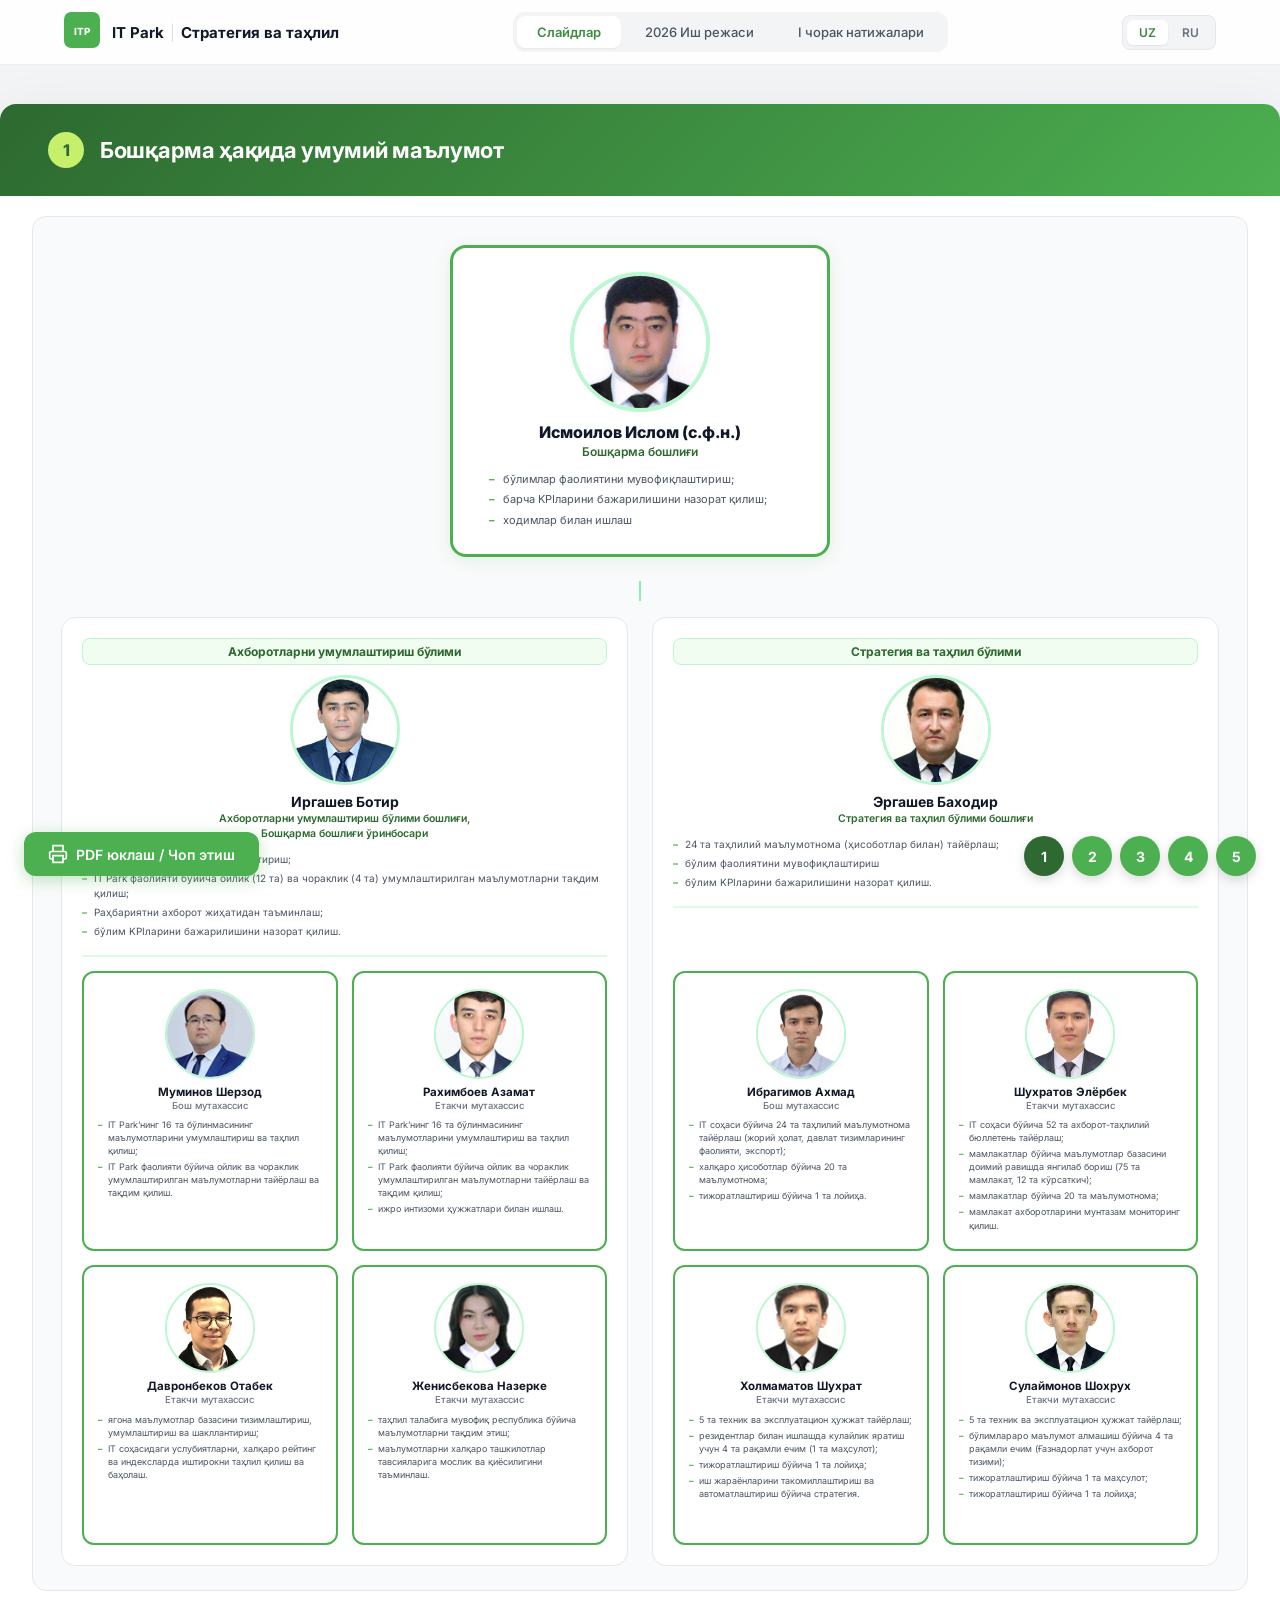
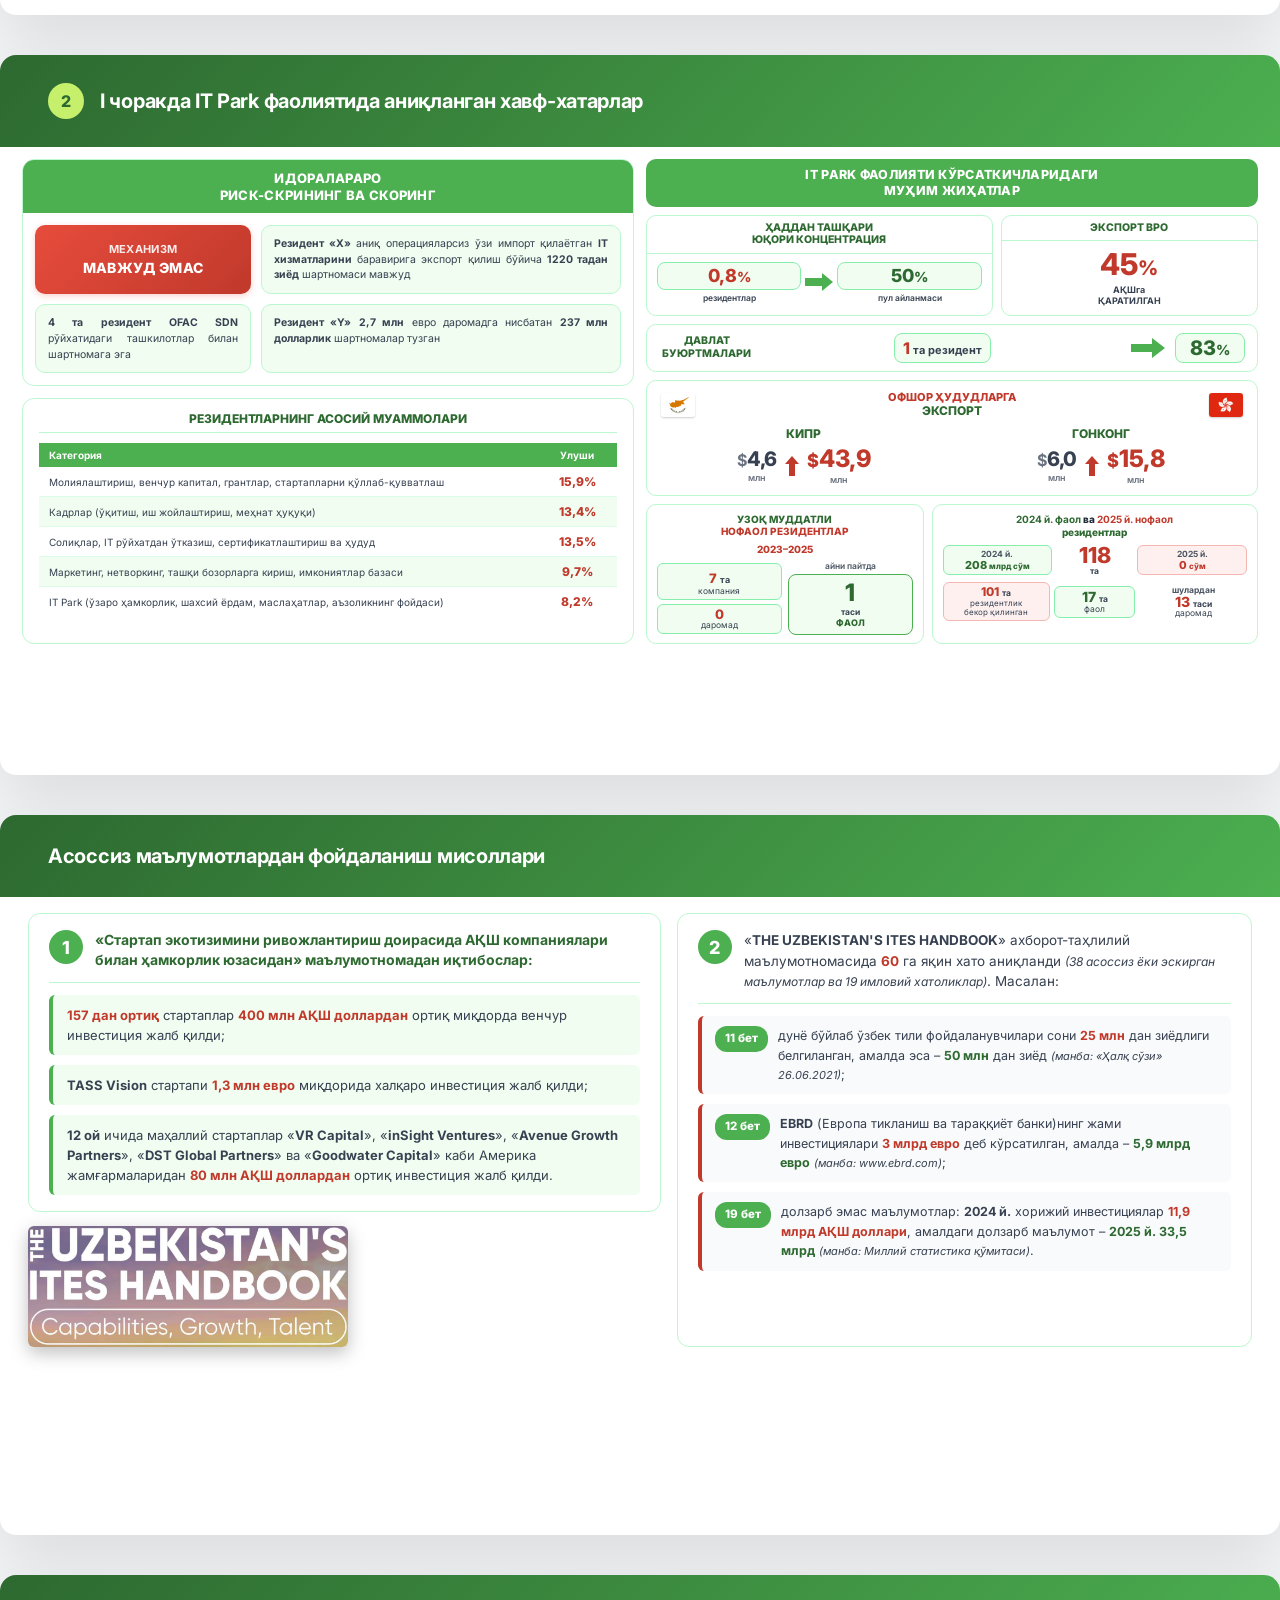
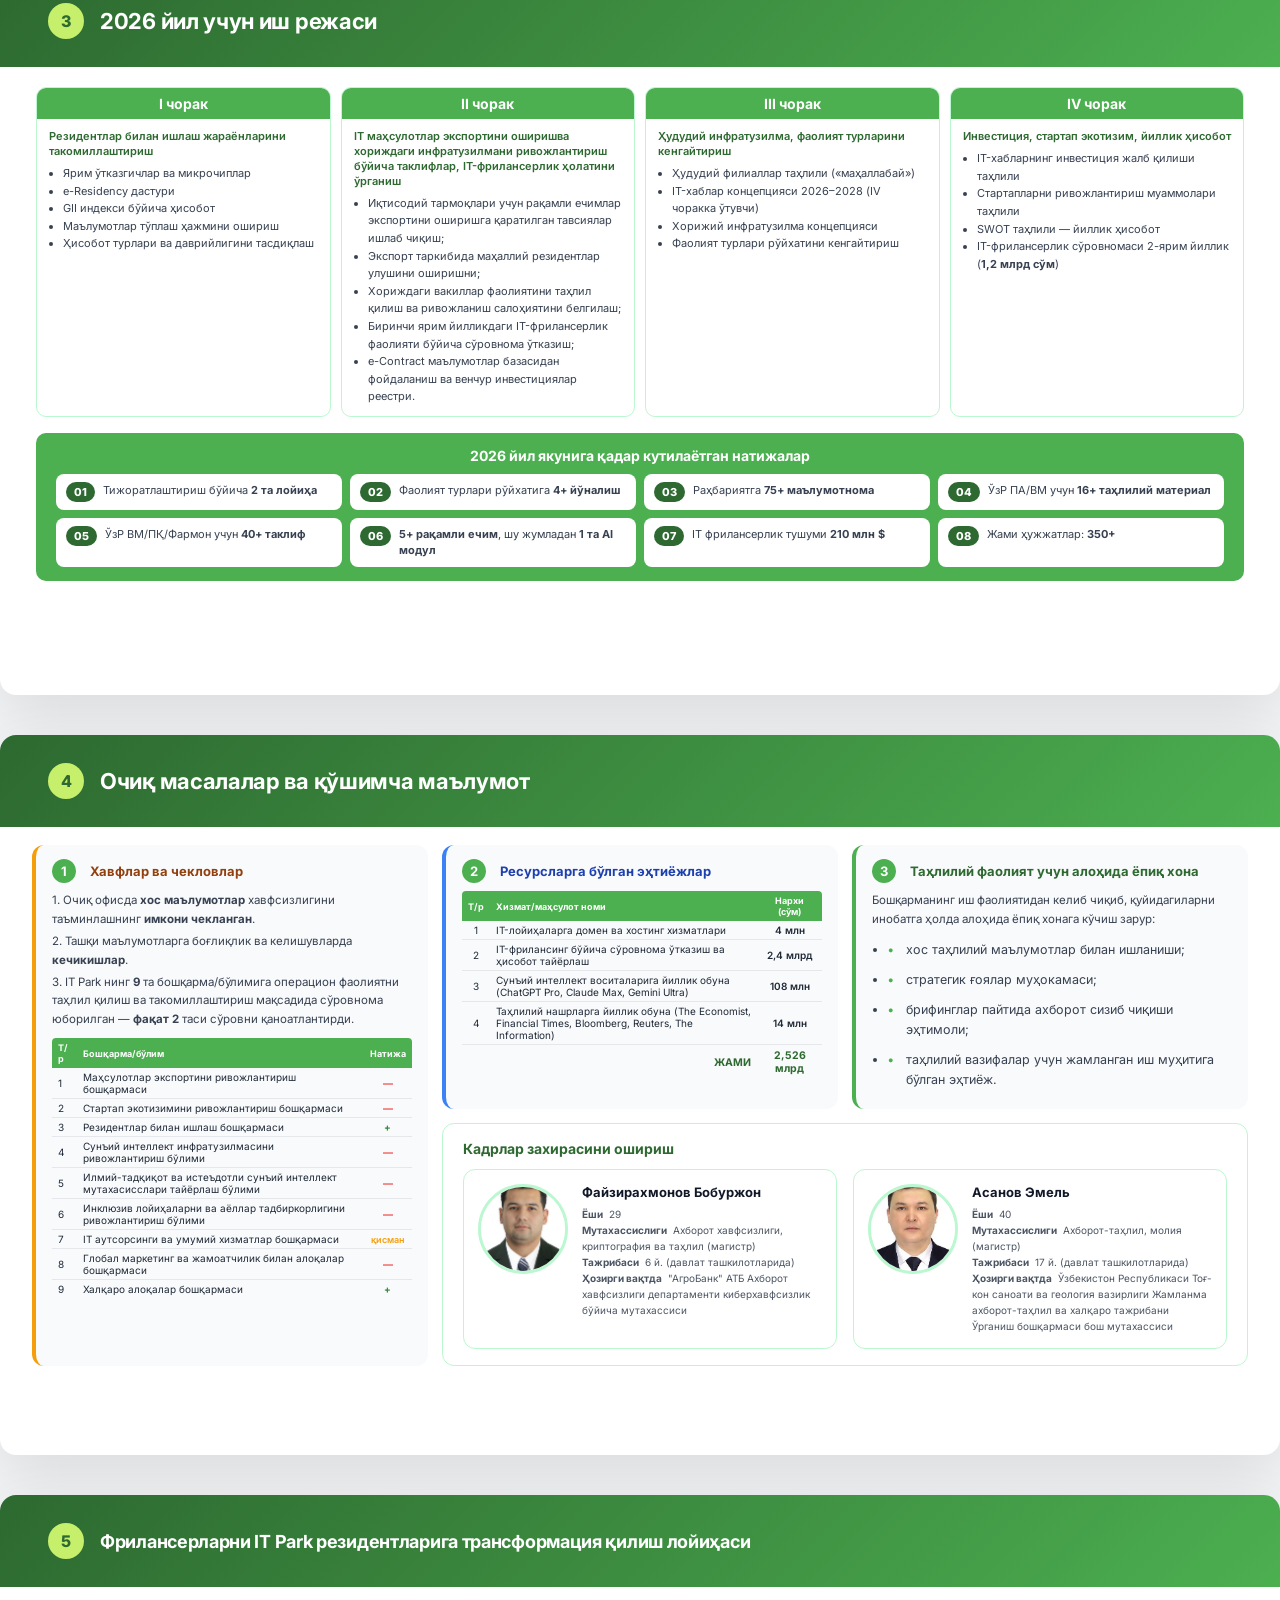
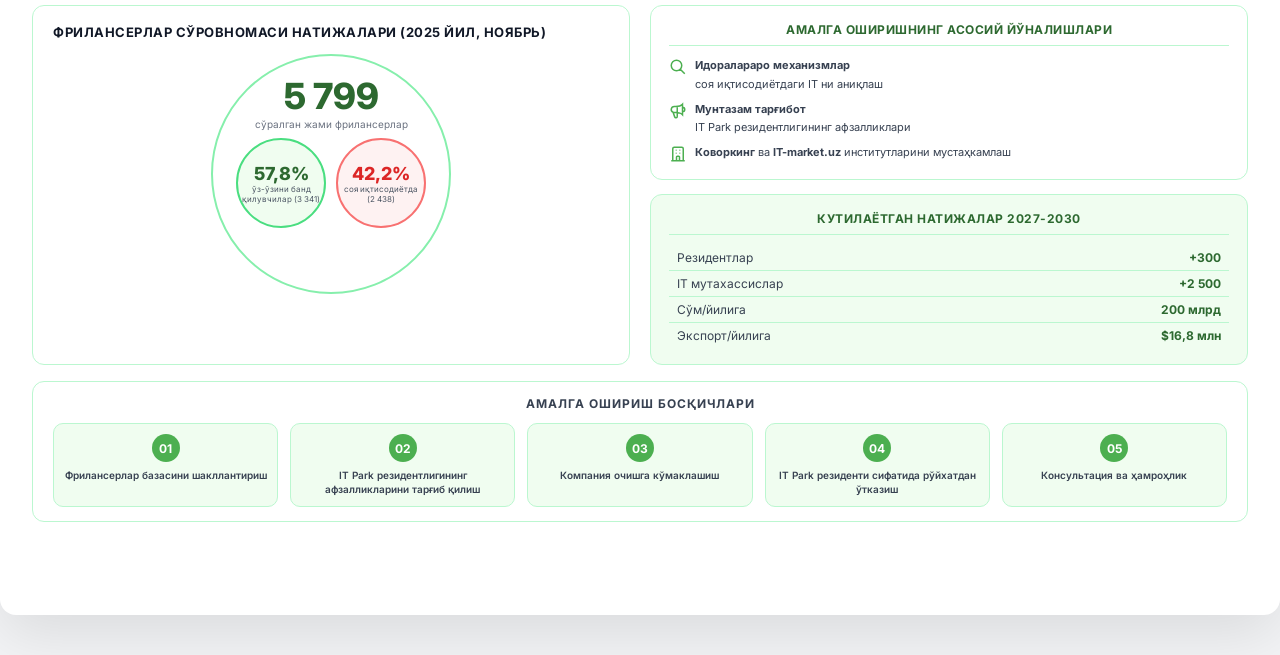
<file: s7x9k2m4.html>
<!DOCTYPE html>
<html lang="uz">
<head>
    <meta charset="UTF-8">
    <meta name="viewport" content="width=device-width, initial-scale=1.0">
    <title>Ахборотларни умумлаштириш ва таҳлил бошқармаси — Презентация 2026</title>
    <link rel="preconnect" href="https://fonts.googleapis.com">
    <link rel="preconnect" href="https://fonts.gstatic.com" crossorigin>
    <link href="https://fonts.googleapis.com/css2?family=Inter:wght@300;400;500;600;700;800;900&display=swap" rel="stylesheet">
    <style>
        *, *::before, *::after { margin: 0; padding: 0; box-sizing: border-box; }

        :root {
            --green-500: #4CAF50;
            --green-600: #3d8b40;
            --green-700: #2d6930;
            --green-50: #f0fdf0;
            --green-100: #dcfce7;
            --green-200: #bbf7d0;
            --green-300: #86efac;
            --green-400: #4ade80;
            --lime: #c6f06b;
            --white: #ffffff;
            --gray-50: #f9fafb;
            --gray-100: #f3f4f6;
            --gray-200: #e5e7eb;
            --gray-300: #d1d5db;
            --gray-400: #9ca3af;
            --gray-500: #6b7280;
            --gray-600: #4b5563;
            --gray-700: #374151;
            --gray-800: #1f2937;
            --gray-900: #111827;
        }

        /* ===== LANGUAGE TOGGLE ===== */
        body.lang-uz .lang-ru { display: none; }
        body.lang-ru .lang-uz { display: none; }

        /* ===== NAV (matching index.html) ===== */
        .nav {
            position: fixed;
            top: 0;
            left: 0;
            right: 0;
            z-index: 1000;
            background: rgba(255,255,255,0.85);
            backdrop-filter: blur(20px);
            -webkit-backdrop-filter: blur(20px);
            border-bottom: 1px solid rgba(0,0,0,0.06);
            transition: all 0.3s ease;
        }

        .nav.scrolled { box-shadow: 0 4px 6px -1px rgba(0,0,0,0.07), 0 2px 4px -2px rgba(0,0,0,0.05); }

        .nav-inner {
            max-width: 1200px;
            margin: 0 auto;
            padding: 0 24px;
            display: flex;
            align-items: center;
            justify-content: space-between;
            height: 64px;
        }

        .nav-logo {
            display: flex;
            align-items: center;
            gap: 12px;
            font-weight: 700;
            font-size: 15px;
            color: var(--gray-900);
        }

        .logo-icon svg { width: 36px; height: 36px; }

        .nav-divider {
            color: var(--gray-300);
            font-weight: 300;
            margin: 0 2px;
        }

        .nav-links {
            display: flex;
            gap: 4px;
            background: var(--gray-100);
            padding: 4px;
            border-radius: 12px;
        }

        .nav-link {
            padding: 8px 20px;
            border-radius: 8px;
            font-size: 13px;
            font-weight: 500;
            color: var(--gray-600);
            text-decoration: none;
            transition: all 0.2s ease;
            white-space: nowrap;
        }

        .nav-link:hover { color: var(--gray-900); }

        .nav-link.active {
            background: var(--white);
            color: var(--green-600);
            box-shadow: 0 1px 2px rgba(0,0,0,0.05);
            font-weight: 600;
        }

        .nav-right {
            display: flex;
            align-items: center;
            gap: 12px;
        }

        .lang-toggle {
            display: flex;
            align-items: center;
            background: var(--gray-100);
            border-radius: 8px;
            padding: 4px;
            gap: 2px;
            border: 1px solid var(--gray-200);
        }

        .lang-toggle button {
            padding: 5px 12px;
            border: none;
            border-radius: 6px;
            font-family: 'Inter', sans-serif;
            font-size: 12px;
            font-weight: 600;
            cursor: pointer;
            transition: all 0.2s ease;
            background: transparent;
            color: var(--gray-500);
        }

        .lang-toggle button.active {
            background: var(--white);
            color: var(--green-600);
            box-shadow: 0 1px 2px rgba(0,0,0,0.08);
        }

        .lang-toggle button:hover:not(.active) {
            color: var(--gray-700);
        }

        html { font-size: 16px; scroll-behavior: smooth; }

        body {
            font-family: 'Inter', -apple-system, BlinkMacSystemFont, sans-serif;
            color: var(--gray-800);
            background: var(--gray-100);
        }

        /* ===== SLIDE LAYOUT ===== */
        .slide {
            width: 1280px;
            min-height: 720px;
            margin: 40px auto;
            background: var(--white);
            border-radius: 16px;
            box-shadow: 0 20px 60px rgba(0,0,0,0.1);
            overflow: hidden;
            position: relative;
            page-break-after: always;
        }

        .slide-header {
            background: linear-gradient(135deg, var(--green-700) 0%, var(--green-500) 100%);
            padding: 28px 48px;
            display: flex;
            align-items: center;
            justify-content: space-between;
        }

        .slide-header h1 {
            color: var(--white);
            font-size: 22px;
            font-weight: 700;
            letter-spacing: -0.3px;
        }

        .slide-header .slide-badge {
            background: rgba(255,255,255,0.2);
            color: var(--white);
            padding: 6px 16px;
            border-radius: 20px;
            font-size: 13px;
            font-weight: 600;
        }

        .slide-header .slide-number {
            background: var(--lime);
            color: var(--green-700);
            width: 36px;
            height: 36px;
            border-radius: 50%;
            display: flex;
            align-items: center;
            justify-content: center;
            font-weight: 800;
            font-size: 16px;
            margin-right: 16px;
            flex-shrink: 0;
        }

        .slide-header-left {
            display: flex;
            align-items: center;
        }

        .slide-body {
            padding: 32px 48px 40px;
        }

        /* ===== SLIDE 1: ORG CHART (LIGHT BACKGROUND) ===== */
        .org-chart {
            background: var(--gray-50);
            border-radius: 14px;
            padding: 28px 28px 24px;
            border: 1px solid var(--gray-200);
        }

        .org-title {
            text-align: center;
            margin-bottom: 20px;
        }

        .org-title h2 {
            color: var(--gray-800);
            font-size: 18px;
            font-weight: 700;
            margin-bottom: 4px;
        }

        .org-title p {
            color: var(--gray-400);
            font-size: 12px;
        }

        /* Head card (top level - Исмоилов) */
        .org-head-wrapper {
            display: flex;
            justify-content: center;
            margin-bottom: 24px;
        }

        .org-card-head {
            background: var(--white);
            border: 3px solid var(--green-500);
            border-radius: 16px;
            padding: 24px 36px;
            text-align: center;
            min-width: 380px;
            box-shadow: 0 4px 16px rgba(76,175,80,0.12);
        }

        .org-card-head .org-photo {
            width: 140px;
            height: 140px;
            border-radius: 50%;
            object-fit: cover;
            border: 4px solid var(--green-200);
            margin: 0 auto 10px;
            display: block;
        }

        .org-card-head .org-name {
            font-size: 16px;
            font-weight: 800;
            color: var(--gray-900);
            margin-bottom: 2px;
        }

        .org-card-head .org-role {
            font-size: 12px;
            color: var(--green-700);
            font-weight: 600;
            margin-bottom: 8px;
            line-height: 1.4;
        }

        .org-card-head .org-duties {
            list-style: none;
            padding: 0;
            text-align: left;
        }

        .org-card-head .org-duties li {
            font-size: 11px;
            color: var(--gray-600);
            padding: 2px 0 2px 14px;
            position: relative;
            line-height: 1.5;
        }

        .org-card-head .org-duties li::before {
            content: '\2013';
            position: absolute;
            left: 0;
            color: var(--green-500);
            font-weight: 700;
        }

        /* Connector line from head to divisions */
        .org-connector {
            display: flex;
            justify-content: center;
            margin-bottom: 16px;
        }

        .org-connector-line {
            width: 2px;
            height: 20px;
            background: var(--green-300);
        }

        /* Division columns */
        .org-divisions {
            display: grid;
            grid-template-columns: 1fr 1fr;
            grid-template-rows: auto auto auto;
            column-gap: 24px;
            row-gap: 0;
        }

        .org-division {
            background: var(--white);
            border-radius: 14px;
            padding: 20px;
            border: 1px solid var(--gray-200);
            grid-row: 1 / 4;
            display: grid;
            grid-template-rows: subgrid;
            align-items: start;
        }

        /* Division head card */
        .org-div-head {
            text-align: center;
            padding-bottom: 14px;
            margin-bottom: 14px;
            border-bottom: 2px solid var(--green-100);
        }

        .org-div-head .org-photo {
            width: 110px;
            height: 110px;
            border-radius: 50%;
            object-fit: cover;
            border: 3px solid var(--green-200);
            margin: 0 auto 8px;
            display: block;
        }

        .org-div-head .org-name {
            font-size: 14px;
            font-weight: 700;
            color: var(--gray-900);
            margin-bottom: 2px;
        }

        .org-div-head .org-role {
            font-size: 10.5px;
            color: var(--green-700);
            font-weight: 600;
            margin-bottom: 8px;
            line-height: 1.4;
        }

        .org-div-head .org-duties {
            list-style: none;
            padding: 0;
            text-align: left;
        }

        .org-div-head .org-duties li {
            font-size: 10px;
            color: var(--gray-600);
            padding: 2px 0 2px 12px;
            position: relative;
            line-height: 1.5;
        }

        .org-div-head .org-duties li::before {
            content: '\2013';
            position: absolute;
            left: 0;
            color: var(--green-500);
            font-weight: 700;
        }

        /* Section divider */
        .org-section-divider {
            display: flex;
            align-items: center;
            gap: 12px;
            margin-bottom: 12px;
        }

        .org-section-divider .line {
            flex: 1;
            height: 1px;
            background: var(--gray-300);
        }

        .org-section-divider span {
            color: var(--green-700);
            font-size: 11px;
            font-weight: 700;
            white-space: nowrap;
            background: var(--green-100);
            padding: 3px 12px;
            border-radius: 6px;
            border: 1px solid var(--green-200);
        }

        /* Staff grid (2x2 under each division head) */
        .org-staff-grid {
            display: grid;
            grid-template-columns: 1fr 1fr;
            grid-auto-rows: 1fr;
            gap: 14px;
            align-self: stretch;
        }

        .org-staff-card {
            background: var(--white);
            border: 2px solid var(--green-500);
            border-radius: 12px;
            padding: 16px 14px;
            text-align: center;
            display: flex;
            flex-direction: column;
        }

        .org-staff-card .org-photo {
            width: 90px;
            height: 90px;
            border-radius: 50%;
            object-fit: cover;
            border: 2px solid var(--green-200);
            margin: 0 auto 6px;
            display: block;
        }

        .org-staff-card .org-name {
            font-size: 11.5px;
            font-weight: 700;
            color: var(--gray-900);
            margin-bottom: 1px;
        }

        .org-staff-card .org-role {
            font-size: 9.5px;
            color: var(--gray-500);
            font-weight: 500;
            margin-bottom: 6px;
        }

        .org-staff-card .org-duties {
            list-style: none;
            padding: 0;
            text-align: left;
        }

        .org-staff-card .org-duties li {
            font-size: 9px;
            color: var(--gray-600);
            padding: 1.5px 0 1.5px 10px;
            position: relative;
            line-height: 1.45;
        }

        .org-staff-card .org-duties li::before {
            content: '\2013';
            position: absolute;
            left: 0;
            color: var(--green-500);
            font-weight: 700;
        }

        /* ===== SLIDE 2: KPI ===== */
        .kpi-section-title {
            font-size: 13px;
            font-weight: 700;
            color: var(--green-700);
            text-transform: uppercase;
            letter-spacing: 0.8px;
            margin-bottom: 12px;
            padding-bottom: 6px;
            border-bottom: 2px solid var(--green-100);
        }

        .kpi-grid {
            display: grid;
            grid-template-columns: 1fr 1fr;
            gap: 16px;
            margin-bottom: 24px;
        }

        .kpi-card {
            background: var(--gray-50);
            border-radius: 10px;
            padding: 14px 18px;
            border: 1px solid var(--gray-200);
        }

        .kpi-card h4 {
            font-size: 12.5px;
            font-weight: 600;
            color: var(--gray-800);
            margin-bottom: 4px;
        }

        .kpi-card .kpi-target {
            font-size: 11.5px;
            color: var(--gray-500);
            margin-bottom: 8px;
        }

        .kpi-progress {
            display: flex;
            align-items: center;
            gap: 8px;
        }

        .kpi-bar {
            flex: 1;
            height: 6px;
            background: var(--gray-200);
            border-radius: 3px;
            overflow: hidden;
        }

        .kpi-bar-fill {
            height: 100%;
            border-radius: 3px;
            transition: width 0.6s ease;
        }

        .kpi-bar-fill.green { background: var(--green-500); }
        .kpi-bar-fill.yellow { background: #f59e0b; }
        .kpi-bar-fill.red { background: #ef4444; }

        .kpi-percent {
            font-size: 12px;
            font-weight: 700;
            min-width: 36px;
            text-align: right;
        }

        .kpi-percent.green { color: var(--green-600); }
        .kpi-percent.yellow { color: #d97706; }

        /* Projects table */
        .projects-table {
            width: 100%;
            border-collapse: collapse;
            font-size: 12px;
            margin-bottom: 24px;
        }

        .projects-table th {
            background: var(--green-500);
            color: white;
            padding: 8px 12px;
            text-align: left;
            font-weight: 600;
            font-size: 11px;
        }

        .projects-table th:first-child { border-radius: 8px 0 0 0; }
        .projects-table th:last-child { border-radius: 0 8px 0 0; }

        .projects-table td {
            padding: 8px 12px;
            border-bottom: 1px solid var(--gray-200);
            color: var(--gray-700);
            font-size: 11.5px;
        }

        .projects-table tr:nth-child(even) td {
            background: var(--gray-50);
        }

        .status-badge {
            display: inline-block;
            padding: 2px 8px;
            border-radius: 10px;
            font-size: 10px;
            font-weight: 600;
        }

        .status-badge.done { background: var(--green-100); color: var(--green-700); }
        .status-badge.progress { background: #fef3c7; color: #92400e; }
        .status-badge.planned { background: var(--gray-100); color: var(--gray-500); }

        .q1-results-grid {
            display: grid;
            grid-template-columns: 1fr 1fr;
            gap: 12px;
            margin-bottom: 20px;
        }

        .q1-result-item {
            display: flex;
            align-items: center;
            gap: 10px;
            padding: 8px 14px;
            background: var(--gray-50);
            border-radius: 8px;
            border: 1px solid var(--gray-200);
        }

        .q1-result-item .q1-num {
            font-size: 20px;
            font-weight: 800;
            color: var(--green-600);
            min-width: 40px;
        }

        .q1-result-item .q1-text {
            font-size: 11.5px;
            color: var(--gray-600);
            line-height: 1.4;
        }

        /* ===== SLIDE 3: OPEN QUESTIONS ===== */
        .issues-grid {
            display: grid;
            grid-template-columns: 1fr;
            gap: 16px;
        }

        .issue-section {
            background: var(--gray-50);
            border-radius: 12px;
            padding: 18px 22px;
            border-left: 4px solid;
        }

        .issue-section.questions { border-left-color: var(--green-500); }
        .issue-section.risks { border-left-color: #f59e0b; }
        .issue-section.needs { border-left-color: #3b82f6; }

        .issue-section h3 {
            font-size: 14px;
            font-weight: 700;
            margin-bottom: 10px;
            display: flex;
            align-items: center;
            gap: 8px;
        }

        .issue-section.questions h3 { color: var(--green-700); }
        .issue-section.risks h3 { color: #92400e; }
        .issue-section.needs h3 { color: #1e40af; }

        .issue-section ul {
            list-style: none;
            padding: 0;
        }

        .issue-section ul li {
            font-size: 12.5px;
            color: var(--gray-700);
            padding: 5px 0 5px 18px;
            position: relative;
            line-height: 1.6;
        }

        .issue-section.questions ul li::before {
            content: '\2022';
            position: absolute;
            left: 0;
            font-weight: 800;
            color: var(--green-500);
        }

        .issue-section.risks ul li::before {
            content: '!';
            position: absolute;
            left: 2px;
            font-weight: 800;
            color: #f59e0b;
        }

        .issue-section.needs ul li::before {
            content: '+';
            position: absolute;
            left: 0;
            font-weight: 800;
            color: #3b82f6;
            font-size: 14px;
        }

        .budget-breakdown {
            margin-top: 4px;
            padding-left: 12px;
            font-size: 11px;
            color: var(--gray-500);
            line-height: 1.7;
        }

        /* Print / PDF button */
        .print-btn {
            position: fixed;
            bottom: 24px;
            left: 24px;
            display: flex;
            align-items: center;
            gap: 8px;
            background: var(--green-500);
            color: white;
            border: none;
            padding: 12px 24px;
            border-radius: 12px;
            font-family: 'Inter', sans-serif;
            font-size: 14px;
            font-weight: 600;
            cursor: pointer;
            box-shadow: 0 4px 16px rgba(76,175,80,0.35);
            transition: all 0.2s;
            z-index: 100;
        }

        .print-btn:hover {
            background: var(--green-600);
            transform: translateY(-2px);
            box-shadow: 0 6px 20px rgba(76,175,80,0.4);
        }

        .print-btn svg { flex-shrink: 0; }

        /* Nav between slides */
        .slides-nav {
            position: fixed;
            bottom: 24px;
            right: 24px;
            display: flex;
            gap: 8px;
            z-index: 100;
        }

        .slides-nav a {
            width: 40px;
            height: 40px;
            background: var(--green-500);
            color: white;
            border-radius: 50%;
            display: flex;
            align-items: center;
            justify-content: center;
            text-decoration: none;
            font-weight: 700;
            font-size: 14px;
            box-shadow: 0 4px 12px rgba(0,0,0,0.15);
            transition: transform 0.2s;
        }

        .slides-nav a:hover { transform: scale(1.1); }
        .slides-nav a.active { background: var(--green-700); }

        /* Print styles */
        @media print {
            body {
                background: white;
                margin: 0;
                padding: 0;
            }

            .slide {
                box-shadow: none;
                margin: 0;
                padding: 0;
                border-radius: 0;
                page-break-after: always;
                page-break-inside: avoid;
                width: 297mm;
                min-height: 209mm;
                overflow: hidden;
            }

            .slide:last-child {
                page-break-after: auto;
            }

            .slide-header {
                padding: 20px 36px;
                -webkit-print-color-adjust: exact;
                print-color-adjust: exact;
            }

            .slide-body {
                padding: 24px 36px 28px;
            }

            .slides-nav,
            .print-btn,
            .nav,
            .lang-toggle,
            div[style*="height:64px"] {
                display: none !important;
            }

            .org-chart, .org-card-head, .org-div-head, .org-staff-card,
            .kpi-card, .kpi-bar-fill,
            .issue-section, .q1-result-item,
            .status-badge, .projects-table th,
            .projects-table tr:nth-child(even) td,
            .org-section-divider span, .org-division {
                -webkit-print-color-adjust: exact;
                print-color-adjust: exact;
            }

            .org-card-head .org-photo,
            .org-div-head .org-photo,
            .org-staff-card .org-photo {
                -webkit-print-color-adjust: exact;
                print-color-adjust: exact;
            }
        }

        @page {
            size: A4 landscape;
            margin: 0;
        }
    </style>
</head>
<body class="lang-uz">


<!-- Navigation (same as index.html) -->
<nav class="nav" id="nav">
    <div class="nav-inner">
        <div class="nav-logo">
            <div class="logo-icon">
                <svg viewBox="0 0 40 40" fill="none">
                    <rect width="40" height="40" rx="8" fill="#4CAF50"/>
                    <text x="50%" y="55%" dominant-baseline="middle" text-anchor="middle" fill="white" font-size="11" font-weight="800" font-family="Inter, sans-serif">ITP</text>
                </svg>
            </div>
            <span>IT Park <span class="nav-divider">|</span> <span class="lang-uz">Стратегия ва таҳлил</span><span class="lang-ru">Стратегия и анализ</span></span>
        </div>
        <div class="nav-links">
            <a href="slides.html" class="nav-link active"><span class="lang-uz">Слайдлар</span><span class="lang-ru">Слайды</span></a>
            <a href="index.html#plan" class="nav-link"><span class="lang-uz">2026 Иш режаси</span><span class="lang-ru">2026 Рабочий план</span></a>
            <a href="index.html#q1" class="nav-link"><span class="lang-uz">I чорак натижалари</span><span class="lang-ru">Итоги I квартала</span></a>
        </div>
        <div class="nav-right">
            <div class="lang-toggle">
                <button id="lang-uz-btn" class="active" onclick="setLang('uz')">UZ</button>
                <button id="lang-ru-btn" onclick="setLang('ru')">RU</button>
            </div>
        </div>
    </div>
</nav>

<div style="height:64px;"></div>

<!-- Print / Download PDF Button -->
<button class="print-btn" onclick="window.print()">
    <svg width="20" height="20" viewBox="0 0 24 24" fill="none" stroke="currentColor" stroke-width="2"><path d="M6 9V2h12v7M6 18H4a2 2 0 01-2-2v-5a2 2 0 012-2h16a2 2 0 012 2v5a2 2 0 01-2 2h-2M6 14h12v8H6z"/></svg>
    <span class="lang-uz">PDF юклаш / Чоп этиш</span><span class="lang-ru">Скачать PDF / Печать</span>
</button>

<!-- Slide Navigation -->
<div class="slides-nav">
    <a href="#slide1" class="active">1</a>
    <a href="#slide1b">2</a>
    <a href="#slide2">3</a>
    <a href="#slide3">4</a>
    <a href="#slide4">5</a>
</div>

<!-- ================================================================ -->
<!-- SLIDE 1: ORG CHART -->
<!-- ================================================================ -->
<div class="slide" id="slide1">
    <div class="slide-header">
        <div class="slide-header-left">
            <div class="slide-number">1</div>
            <h1><span class="lang-uz">Бошқарма ҳақида умумий маълумот</span><span class="lang-ru">Общая информация о департаменте</span></h1>
        </div>
    </div>

    <div class="slide-body" style="padding: 20px 32px 24px;">
        <div class="org-chart">
            <!-- TOP LEVEL: Исмоилов Ислом -->
            <div class="org-head-wrapper">
                <div class="org-card-head">
                    <img src="sources/islam.png" alt="Исмоилов Ислом" class="org-photo">
                    <div class="org-name"><span class="lang-uz">Исмоилов Ислом (с.ф.н.)</span><span class="lang-ru">Исмоилов Ислом (к.п.н.)</span></div>
                    <div class="org-role"><span class="lang-uz">Бошқарма бошлиғи</span><span class="lang-ru">Начальник Управления</span></div>
                    <ul class="org-duties">
                        <li><span class="lang-uz">бўлимлар фаолиятини мувофиқлаштириш;</span><span class="lang-ru">координация деятельности отделов;</span></li>
                        <li><span class="lang-uz">барча KPIларини бажарилишини назорат қилиш;</span><span class="lang-ru">контроль за исполнением всех KPI;</span></li>
                        <li><span class="lang-uz">ходимлар билан ишлаш</span><span class="lang-ru">работа с сотрудниками</span></li>
                    </ul>
                </div>
            </div>

            <!-- Connector line -->
            <div class="org-connector">
                <div class="org-connector-line"></div>
            </div>

            <!-- Two divisions side by side -->
            <div class="org-divisions">
                <!-- LEFT: Отдел свода информации -->
                <div class="org-division">
                    <div style="text-align: center; font-size: 12px; font-weight: 700; color: var(--green-700); background: var(--green-50); border: 1px solid var(--green-200); border-radius: 8px; padding: 5px 10px; margin-bottom: 10px;">
                        <span class="lang-uz">Ахборотларни умумлаштириш бўлими</span>
                        <span class="lang-ru">Отдел свода информации</span>
                    </div>
                    <!-- Division head: Ботир -->
                    <div class="org-div-head">
                        <img src="sources/botir.png" alt="Иргашев Ботир" class="org-photo">
                        <div class="org-name">Иргашев Ботир</div>
                        <div class="org-role"><span class="lang-uz">Ахборотларни умумлаштириш бўлими бошлиғи,<br>Бошқарма бошлиғи ўринбосари</span><span class="lang-ru">Начальник отдела свода информации,<br>зам. начальника Управления</span></div>
                        <ul class="org-duties">
                            <li><span class="lang-uz">бўлим фаолиятини мувофиқлаштириш;</span><span class="lang-ru">координация деятельности отдела;</span></li>
                            <li><span class="lang-uz">IT Park фаолияти бўйича ойлик (12 та) ва чораклик (4 та) умумлаштирилган маълумотларни тақдим қилиш;</span><span class="lang-ru">представление ежемесячной (12) и квартальной (4) сводной информации по деятельности IT Park;</span></li>
                            <li><span class="lang-uz">Раҳбариятни ахборот жиҳатидан таъминлаш;</span><span class="lang-ru">информационное сопровождение руководства;</span></li>
                            <li><span class="lang-uz">бўлим KPIларини бажарилишини назорат қилиш.</span><span class="lang-ru">контроль за исполнением KPI отдела.</span></li>
                        </ul>
                    </div>

                    <div class="org-staff-grid">
                        <div class="org-staff-card">
                            <img src="sources/sherzod.png" alt="Муминов Шерзод" class="org-photo">
                            <div class="org-name">Муминов Шерзод</div>
                            <div class="org-role"><span class="lang-uz">Бош мутахассис</span><span class="lang-ru">Главный специалист</span></div>
                            <ul class="org-duties">
                                <li><span class="lang-uz">IT Park’нинг 16 та бўлинмасининг маълумотларини умумлаштириш ва таҳлил қилиш;</span><span class="lang-ru">свод данных от 16 подразделений IT Park</span></li>
                                <li><span class="lang-uz">IT Park фаолияти бўйича ойлик ва чораклик умумлаштирилган маълумотларни тайёрлаш ва тақдим қилиш.</span><span class="lang-ru">ежемесячные и квартальные сводные отчёты</span></li>
                            </ul>
                        </div>
                        <div class="org-staff-card">
                            <img src="sources/azamat.png" alt="Рахимбоев Азамат" class="org-photo">
                            <div class="org-name">Рахимбоев Азамат</div>
                            <div class="org-role"><span class="lang-uz">Етакчи мутахассис</span><span class="lang-ru">Ведущий специалист</span></div>
                            <ul class="org-duties">
                                <li><span class="lang-uz">IT Park’нинг 16 та бўлинмасининг маълумотларини умумлаштириш ва таҳлил қилиш;</span><span class="lang-ru">свод данных от 16 подразделений IT Park</span></li>
                                <li><span class="lang-uz">IT Park фаолияти бўйича ойлик ва чораклик умумлаштирилган маълумотларни тайёрлаш ва тақдим қилиш;</span><span class="lang-ru">ежемесячные и квартальные сводные отчёты;</span></li>
                                <li><span class="lang-uz">ижро интизоми ҳужжатлари билан ишлаш.</span><span class="lang-ru">работа с документами исполнительной дисциплины.</span></li>
                            </ul>
                        </div>
                        <div class="org-staff-card">
                            <img src="sources/otabek.JPG" alt="Давронбеков Отабек" class="org-photo">
                            <div class="org-name">Давронбеков Отабек</div>
                            <div class="org-role"><span class="lang-uz">Етакчи мутахассис</span><span class="lang-ru">Ведущий специалист</span></div>
                            <ul class="org-duties">
                                <li><span class="lang-uz">ягона маълумотлар базасини тизимлаштириш, умумлаштириш ва шакллантириш;</span><span class="lang-ru">единый банк данных: систематизация и формирование</span></li>
                                <li><span class="lang-uz">IT соҳасидаги услубиятларни, халқаро рейтинг ва индексларда иштирокни таҳлил қилиш ва баҳолаш.</span><span class="lang-ru">международные рейтинги и индексы</span></li>
                            </ul>
                        </div>
                        <div class="org-staff-card">
                            <img src="sources/nazerke.png" alt="Женисбекова Назерке" class="org-photo">
                            <div class="org-name">Женисбекова Назерке</div>
                            <div class="org-role"><span class="lang-uz">Етакчи мутахассис</span><span class="lang-ru">Ведущий специалист</span></div>
                            <ul class="org-duties">
                                <li><span class="lang-uz">таҳлил талабига мувофиқ республика бўйича маълумотларни тақдим этиш;</span><span class="lang-ru">подборка информации РУз по требованиям анализа</span></li>
                                <li><span class="lang-uz">маълумотларни халқаро ташкилотлар тавсияларига мослик ва қиёсилигини таъминлаш.</span><span class="lang-ru">данные рекомендациям международных организаций</span></li>
                            </ul>
                        </div>
                    </div>
                </div>

                <!-- RIGHT: Отдел стратегии и анализа -->
                <div class="org-division">
                    <div style="text-align: center; font-size: 12px; font-weight: 700; color: var(--green-700); background: var(--green-50); border: 1px solid var(--green-200); border-radius: 8px; padding: 5px 10px; margin-bottom: 10px;">
                        <span class="lang-uz">Стратегия ва таҳлил бўлими</span>
                        <span class="lang-ru">Отдел стратегии и анализа</span>
                    </div>
                    <!-- Division head: Баходир -->
                    <div class="org-div-head">
                        <img src="sources/baxodir.png" alt="Эргашев Баходир" class="org-photo">
                        <div class="org-name">Эргашев Баходир</div>
                        <div class="org-role"><span class="lang-uz">Стратегия ва таҳлил бўлими бошлиғи</span><span class="lang-ru">Начальник отдела стратегии и анализа</span></div>
                        <ul class="org-duties">
                            <li><span class="lang-uz">24 та таҳлилий маълумотнома (ҳисоботлар билан) тайёрлаш;</span><span class="lang-ru">24 аналитических записки (с отчётами) подготовка</span></li>
                            <li><span class="lang-uz">бўлим фаолиятини мувофиқлаштириш</span><span class="lang-ru">координация деятельности отдела</span></li>
                            <li><span class="lang-uz">бўлим KPIларини бажарилишини назорат қилиш.</span><span class="lang-ru">контроль за исполнением KPI отдела.</span></li>
                        </ul>
                    </div>

                    <div class="org-staff-grid">
                        <div class="org-staff-card">
                            <img src="sources/axmad.JPG" alt="Ибрагимов Ахмад" class="org-photo">
                            <div class="org-name">Ибрагимов Ахмад</div>
                            <div class="org-role"><span class="lang-uz">Бош мутахассис</span><span class="lang-ru">Главный специалист</span></div>
                            <ul class="org-duties">
                                <li><span class="lang-uz">IT соҳаси бўйича 24 та таҳлилий маълумотнома тайёрлаш (жорий ҳолат, давлат тизимларининг фаолияти, экспорт);</span><span class="lang-ru">24 ИАЗ по IT (текущее состояние, деятельность гос. сектора, экспорт)</span></li>
                                <li><span class="lang-uz">халқаро ҳисоботлар бўйича 20 та маълумотнома;</span><span class="lang-ru">20 справок по межд. отчетам</span></li>
                                <li><span class="lang-uz">тижоратлаштириш бўйича 1 та лойиҳа.</span><span class="lang-ru">1 проект по коммерциализации</span></li>
                            </ul>
                        </div>
                        <div class="org-staff-card">
                            <img src="sources/elyor.JPG" alt="Шухратов Элёрбек" class="org-photo">
                            <div class="org-name">Шухратов Элёрбек</div>
                            <div class="org-role"><span class="lang-uz">Етакчи мутахассис</span><span class="lang-ru">Ведущий специалист</span></div>
                            <ul class="org-duties">
                                <li><span class="lang-uz">IT соҳаси бўйича 52 та ахборот-таҳлилий бюллетень тайёрлаш;</span><span class="lang-ru">52 подборки новостей, анализ IT сектора (бюллетень)</span></li>
                                <li><span class="lang-uz">мамлакатлар бўйича маълумотлар базасини доимий равишда янгилаб бориш (75 та мамлакат, 12 та кўрсаткич);</span><span class="lang-ru">обновление базы страновой информации (12 инд. по 75 странам)</span></li>
                                <li><span class="lang-uz">мамлакатлар бўйича 20 та маълумотнома;</span><span class="lang-ru">20 страновых справок;</span></li>
                                <li><span class="lang-uz">мамлакат ахборотларини мунтазам мониторинг қилиш.</span><span class="lang-ru">регулярный мониторинг информации по странам.</span></li>
                            </ul>
                        </div>
                        <div class="org-staff-card">
                            <img src="sources/shuxrat.png" alt="Холмаматов Шухрат" class="org-photo">
                            <div class="org-name">Холмаматов Шухрат</div>
                            <div class="org-role"><span class="lang-uz">Етакчи мутахассис</span><span class="lang-ru">Ведущий специалист</span></div>
                            <ul class="org-duties">
                                <li><span class="lang-uz">5 та техник ва эксплуатацион ҳужжат тайёрлаш;</span><span class="lang-ru">5 технических и эксплуатационных документаций</span></li>
                                <li><span class="lang-uz">резидентлар билан ишлашда кулайлик яратиш учун 4 та рақамли ечим (1 та маҳсулот);</span><span class="lang-ru">4 цифровых решения для работы с резидентами</span></li>
                                <li><span class="lang-uz">тижоратлаштириш бўйича 1 та лойиҳа;</span><span class="lang-ru">1 проект по коммерциализации;</span></li>
                                <li><span class="lang-uz">иш жараёнларини такомиллаштириш ва автоматлаштириш бўйича стратегия.</span><span class="lang-ru">стратегия цифровизации и оптимизации</span></li>
                            </ul>
                        </div>
                        <div class="org-staff-card">
                            <img src="sources/shoxrux.jpg" alt="Сулаймонов Шохрух" class="org-photo">
                            <div class="org-name">Сулаймонов Шохрух</div>
                            <div class="org-role"><span class="lang-uz">Етакчи мутахассис</span><span class="lang-ru">Ведущий специалист</span></div>
                            <ul class="org-duties">
                                <li><span class="lang-uz">5 та техник ва эксплуатацион ҳужжат тайёрлаш;</span><span class="lang-ru">5 технических и эксплуатационных документаций</span></li>
                                <li><span class="lang-uz">бўлимлараро маълумот алмашиш бўйича 4 та рақамли ечим (Ғазнадорлат учун ахборот тизими);</span><span class="lang-ru">4 цифровых решения по обмену информацией между отделами</span></li>
                                <li><span class="lang-uz">тижоратлаштириш бўйича 1 та маҳсулот;</span><span class="lang-ru">1 продукт по коммерциализации;</span></li>
                                <li><span class="lang-uz">тижоратлаштириш бўйича 1 та лойиҳа;</span><span class="lang-ru">1 проект по коммерциализации;</span></li>
                            </ul>
                        </div>
                    </div>
                </div>
            </div>
        </div>
    </div>
</div>

<!-- ================================================================ -->
<!-- SLIDE 1B: I ЧОРАКДА IT PARK ФАОЛИЯТИДА АНИҚЛАНГАН ХАВФ-ХАТАРЛАР -->
<!-- ================================================================ -->
<div class="slide" id="slide1b">
    <div class="slide-header">
        <div class="slide-header-left">
            <div class="slide-number">2</div>
            <h1 style="font-size: 20px; line-height: 1.3;"><span class="lang-uz">I чоракда IT Park фаолиятида аниқланган хавф-хатарлар</span><span class="lang-ru">Риски, выявленные в деятельности IT Park в I квартале</span></h1>
        </div>
    </div>

    <div class="slide-body" style="padding: 12px 22px 14px;">
        <div style="display: grid; grid-template-columns: 1fr 1fr; gap: 12px; height: 100%;">

            <!-- LEFT COLUMN -->
            <div style="display: flex; flex-direction: column; gap: 12px;">

                <!-- ========= IMAGE 1: Идоралараро риск-скрининг ва скоринг ========= -->
                <div style="background: var(--white); border: 1.5px solid var(--green-200); border-radius: 12px; overflow: hidden;">
                    <!-- Green header bar -->
                    <div style="background: var(--green-500); color: white; text-align: center; padding: 10px 14px; font-size: 13px; font-weight: 800; line-height: 1.25; letter-spacing: 0.3px;">
                        <span class="lang-uz">ИДОРАЛАРАРО<br>РИСК-СКРИНИНГ ВА СКОРИНГ</span>
                        <span class="lang-ru">МЕЖВЕДОМСТВЕННЫЙ<br>РИСК-СКРИНИНГ И СКОРИНГ</span>
                    </div>
                    <!-- 2x2 grid -->
                    <div style="display: grid; grid-template-columns: 0.75fr 1.25fr; gap: 10px; padding: 12px;">
                        <!-- Red badge МЕХАНИЗМ МАВЖУД ЭМАС -->
                        <div style="background: linear-gradient(135deg, #e74c3c 0%, #c0392b 100%); color: white; border-radius: 10px; padding: 14px 10px; display: flex; align-items: center; justify-content: center; text-align: center; font-size: 14px; font-weight: 800; line-height: 1.2; letter-spacing: 0.3px; box-shadow: 0 2px 6px rgba(231,76,60,0.25);">
                            <div>
                                <div style="font-size: 11px; font-weight: 700; margin-bottom: 4px; opacity: 0.9;"><span class="lang-uz">МЕХАНИЗМ</span><span class="lang-ru">МЕХАНИЗМ</span></div>
                                <div><span class="lang-uz">МАВЖУД ЭМАС</span><span class="lang-ru">ОТСУТСТВУЕТ</span></div>
                            </div>
                        </div>
                        <!-- Резидент X -->
                        <div style="background: var(--green-50); border: 1px solid var(--green-200); border-radius: 10px; padding: 10px 12px; font-size: 10.5px; color: var(--gray-700); line-height: 1.5; text-align: justify;">
                            <span class="lang-uz"><strong>Резидент «X»</strong> аниқ операцияларсиз ўзи импорт қилаётган <strong>IT хизматларини</strong> баравирига экспорт қилиш бўйича <strong>1220 тадан зиёд</strong> шартномаси мавжуд</span>
                            <span class="lang-ru"><strong>Резидент «X»</strong> без явных операций реэкспортирует импортируемые <strong>IT-услуги</strong> — более <strong>1220 контрактов</strong></span>
                        </div>
                        <!-- 4 та резидент OFAC SDN -->
                        <div style="background: var(--green-50); border: 1px solid var(--green-200); border-radius: 10px; padding: 10px 12px; font-size: 10.5px; color: var(--gray-700); line-height: 1.5; text-align: justify;">
                            <span class="lang-uz"><strong>4 та резидент</strong> <strong>OFAC SDN</strong> рўйхатидаги ташкилотлар билан шартномага эга</span>
                            <span class="lang-ru"><strong>4 резидента</strong> имеют контракты с организациями из списка <strong>OFAC SDN</strong></span>
                        </div>
                        <!-- Резидент Y -->
                        <div style="background: var(--green-50); border: 1px solid var(--green-200); border-radius: 10px; padding: 10px 12px; font-size: 10.5px; color: var(--gray-700); line-height: 1.5; text-align: justify;">
                            <span class="lang-uz"><strong>Резидент «Y»</strong> <strong>2,7 млн</strong> евро даромадга нисбатан <strong>237 млн долларлик</strong> шартномалар тузган</span>
                            <span class="lang-ru"><strong>Резидент «Y»</strong> заключил контракты на <strong>$237 млн</strong> при выручке <strong>€2,7 млн</strong></span>
                        </div>
                    </div>
                </div>

                <!-- Main problems table (unchanged content) -->
                <div style="background: var(--white); border: 1.5px solid var(--green-200); border-radius: 12px; padding: 12px 16px; flex: 1;">
                    <div style="font-size: 12px; font-weight: 800; color: var(--green-700); text-align: center; margin-bottom: 10px; padding-bottom: 6px; border-bottom: 1.5px solid var(--green-200); text-transform: uppercase;">
                        <span class="lang-uz">Резидентларнинг асосий муаммолари</span>
                        <span class="lang-ru">Основные проблемы резидентов</span>
                    </div>
                    <table style="width: 100%; border-collapse: collapse; font-size: 10px; color: var(--gray-700);">
                        <thead>
                            <tr style="background: var(--green-500);">
                                <th style="text-align: left; padding: 6px 10px; font-weight: 700; color: white;"><span class="lang-uz">Категория</span><span class="lang-ru">Категория</span></th>
                                <th style="text-align: center; padding: 6px 10px; font-weight: 700; color: white; width: 80px;"><span class="lang-uz">Улуши</span><span class="lang-ru">Доля</span></th>
                            </tr>
                        </thead>
                        <tbody>
                            <tr style="border-bottom: 1px solid var(--green-100);">
                                <td style="padding: 7px 10px; line-height: 1.4;"><span class="lang-uz">Молиялаштириш, венчур капитал, грантлар, стартапларни қўллаб-қувватлаш</span><span class="lang-ru">Финансирование, венчурный капитал, гранты, поддержка стартапов</span></td>
                                <td style="padding: 7px 10px; text-align: center; font-weight: 800; color: #c0392b; font-size: 12px;">15,9%</td>
                            </tr>
                            <tr style="background: var(--green-50); border-bottom: 1px solid var(--green-100);">
                                <td style="padding: 7px 10px; line-height: 1.4;"><span class="lang-uz">Кадрлар (ўқитиш, иш жойлаштириш, меҳнат ҳуқуқи)</span><span class="lang-ru">Кадры (обучение, трудоустройство, трудовое право)</span></td>
                                <td style="padding: 7px 10px; text-align: center; font-weight: 800; color: #c0392b; font-size: 12px;">13,4%</td>
                            </tr>
                            <tr style="border-bottom: 1px solid var(--green-100);">
                                <td style="padding: 7px 10px; line-height: 1.4;"><span class="lang-uz">Солиқлар, IT рўйхатдан ўтказиш, сертификатлаштириш ва ҳудуд</span><span class="lang-ru">Налоги, IT-регистрация, сертификация и территория</span></td>
                                <td style="padding: 7px 10px; text-align: center; font-weight: 800; color: #c0392b; font-size: 12px;">13,5%</td>
                            </tr>
                            <tr style="background: var(--green-50); border-bottom: 1px solid var(--green-100);">
                                <td style="padding: 7px 10px; line-height: 1.4;"><span class="lang-uz">Маркетинг, нетворкинг, ташқи бозорларга кириш, имкониятлар базаси</span><span class="lang-ru">Маркетинг, нетворкинг, выход на внешние рынки, база возможностей</span></td>
                                <td style="padding: 7px 10px; text-align: center; font-weight: 800; color: #c0392b; font-size: 12px;">9,7%</td>
                            </tr>
                            <tr>
                                <td style="padding: 7px 10px; line-height: 1.4;"><span class="lang-uz">IT Park (ўзаро ҳамкорлик, шахсий ёрдам, маслаҳатлар, аъзоликнинг фойдаси)</span><span class="lang-ru">IT Park (взаимодействие, личная помощь, консультации, польза от членства)</span></td>
                                <td style="padding: 7px 10px; text-align: center; font-weight: 800; color: #c0392b; font-size: 12px;">8,2%</td>
                            </tr>
                        </tbody>
                    </table>
                </div>
            </div>

            <!-- RIGHT COLUMN: IMAGE 2 structure ================================= -->
            <div style="display: flex; flex-direction: column; gap: 8px;">

                <!-- Green header bar -->
                <div style="background: var(--green-500); color: white; text-align: center; padding: 8px 14px; font-size: 12.5px; font-weight: 800; line-height: 1.25; border-radius: 10px; letter-spacing: 0.3px;">
                    <span class="lang-uz">IT PARK ФАОЛИЯТИ КЎРСАТКИЧЛАРИДАГИ<br>МУҲИМ ЖИҲАТЛАР</span>
                    <span class="lang-ru">ВАЖНЫЕ АСПЕКТЫ ПОКАЗАТЕЛЕЙ<br>ДЕЯТЕЛЬНОСТИ IT PARK</span>
                </div>

                <!-- Row 1: Concentration + Export -->
                <div style="display: grid; grid-template-columns: 1.35fr 1fr; gap: 8px;">
                    <!-- Concentration card -->
                    <div style="background: var(--white); border: 1.5px solid var(--green-200); border-radius: 10px; overflow: hidden;">
                        <div style="text-align: center; padding: 6px 8px; font-size: 10.5px; font-weight: 800; color: var(--green-700); border-bottom: 1.5px solid var(--green-200); line-height: 1.2;">
                            <span class="lang-uz">ҲАДДАН ТАШҚАРИ<br>ЮҚОРИ КОНЦЕНТРАЦИЯ</span>
                            <span class="lang-ru">ЧРЕЗМЕРНАЯ<br>КОНЦЕНТРАЦИЯ</span>
                        </div>
                        <div style="padding: 8px 10px; display: flex; align-items: center; justify-content: space-between; gap: 4px;">
                            <div style="text-align: center; flex: 1;">
                                <div style="background: var(--green-50); border: 1.5px solid var(--green-300); border-radius: 8px; padding: 4px 6px;">
                                    <div style="font-size: 18px; font-weight: 800; color: #c0392b; line-height: 1;">0,8<span style="font-size: 14px;">%</span></div>
                                </div>
                                <div style="font-size: 8.5px; color: var(--gray-700); margin-top: 3px; font-weight: 600;"><span class="lang-uz">резидентлар</span><span class="lang-ru">резидентов</span></div>
                            </div>
                            <!-- Green right arrow -->
                            <svg width="28" height="20" viewBox="0 0 28 20" xmlns="http://www.w3.org/2000/svg" style="flex-shrink: 0;">
                                <path d="M0 6 L17 6 L17 1 L28 10 L17 19 L17 14 L0 14 Z" fill="#4CAF50"/>
                            </svg>
                            <div style="text-align: center; flex: 1;">
                                <div style="background: var(--green-50); border: 1.5px solid var(--green-300); border-radius: 8px; padding: 4px 6px;">
                                    <div style="font-size: 18px; font-weight: 800; color: var(--green-700); line-height: 1;">50<span style="font-size: 14px;">%</span></div>
                                </div>
                                <div style="font-size: 8.5px; color: var(--gray-700); margin-top: 3px; font-weight: 600;"><span class="lang-uz">пул айланмаси</span><span class="lang-ru">оборота</span></div>
                            </div>
                        </div>
                    </div>

                    <!-- Export card -->
                    <div style="background: var(--white); border: 1.5px solid var(--green-200); border-radius: 10px; overflow: hidden;">
                        <div style="text-align: center; padding: 6px 8px; font-size: 10.5px; font-weight: 800; color: var(--green-700); border-bottom: 1.5px solid var(--green-200); line-height: 1.2;">
                            <span class="lang-uz">ЭКСПОРТ BPO</span>
                            <span class="lang-ru">ЭКСПОРТ BPO</span>
                        </div>
                        <div style="padding: 8px 10px; text-align: center;">
                            <div style="font-size: 30px; font-weight: 800; color: #c0392b; line-height: 1;">45<span style="font-size: 20px;">%</span></div>
                            <div style="font-size: 9px; color: var(--gray-700); margin-top: 6px; font-weight: 700; line-height: 1.2;"><span class="lang-uz">АҚШга<br>ҚАРАТИЛГАН</span><span class="lang-ru">НАПРАВЛЕН<br>В США</span></div>
                        </div>
                    </div>
                </div>

                <!-- Row 2: Government orders (wide) -->
                <div style="background: var(--white); border: 1.5px solid var(--green-200); border-radius: 10px; padding: 8px 12px; display: flex; align-items: center; gap: 10px;">
                    <div style="font-size: 10.5px; font-weight: 800; color: var(--green-700); line-height: 1.2; text-align: center; flex-shrink: 0; width: 95px;">
                        <span class="lang-uz">ДАВЛАТ<br>БУЮРТМАЛАРИ</span>
                        <span class="lang-ru">ГОСЗАКАЗЫ</span>
                    </div>
                    <div style="text-align: center; flex: 1;">
                        <div style="background: var(--green-50); border: 1.5px solid var(--green-300); border-radius: 8px; padding: 4px 8px; display: inline-block;">
                            <span style="font-size: 16px; font-weight: 800; color: #c0392b;">1 </span>
                            <span style="font-size: 11px; font-weight: 700; color: var(--gray-700);"><span class="lang-uz">та резидент</span><span class="lang-ru">резидент</span></span>
                        </div>
                    </div>
                    <svg width="34" height="22" viewBox="0 0 34 22" xmlns="http://www.w3.org/2000/svg" style="flex-shrink: 0;">
                        <path d="M0 7 L21 7 L21 1 L34 11 L21 21 L21 15 L0 15 Z" fill="#4CAF50"/>
                    </svg>
                    <div style="text-align: center; flex-shrink: 0;">
                        <div style="background: var(--green-50); border: 1.5px solid var(--green-300); border-radius: 8px; padding: 4px 14px;">
                            <div style="font-size: 20px; font-weight: 800; color: var(--green-700); line-height: 1;">83<span style="font-size: 14px;">%</span></div>
                        </div>
                    </div>
                </div>

                <!-- Row 3: Offshore export with flags -->
                <div style="background: var(--white); border: 1.5px solid var(--green-200); border-radius: 10px; padding: 10px 14px;">
                    <!-- Header row: flag | title | flag -->
                    <div style="display: flex; align-items: center; justify-content: space-between; margin-bottom: 8px;">
                        <img src="sources/cyprus.jpg" alt="Cyprus" style="width: 34px; height: 24px; object-fit: cover; border-radius: 3px; box-shadow: 0 1px 2px rgba(0,0,0,0.2);">
                        <div style="text-align: center; flex: 1; font-size: 12px; font-weight: 800; color: var(--green-700); line-height: 1.2;">
                            <div style="color: #c0392b; font-size: 11px;"><span class="lang-uz">ОФШОР ҲУДУДЛАРГА</span><span class="lang-ru">ЭКСПОРТ В ОФШОРНЫЕ</span></div>
                            <div><span class="lang-uz">ЭКСПОРТ</span><span class="lang-ru">ЗОНЫ</span></div>
                        </div>
                        <img src="sources/honkong.webp" alt="Hong Kong" style="width: 34px; height: 24px; object-fit: cover; border-radius: 3px; box-shadow: 0 1px 2px rgba(0,0,0,0.2);">
                    </div>
                    <!-- Country labels -->
                    <div style="display: grid; grid-template-columns: 1fr 1fr; gap: 12px;">
                        <div style="text-align: center;">
                            <div style="font-size: 12px; font-weight: 800; color: var(--green-700); margin-bottom: 6px;"><span class="lang-uz">КИПР</span><span class="lang-ru">КИПР</span></div>
                            <div style="display: flex; align-items: center; justify-content: center; gap: 8px;">
                                <div style="text-align: center;">
                                    <div style="font-size: 20px; font-weight: 800; color: var(--gray-700); line-height: 1; letter-spacing: -0.5px;">
                                        <span style="font-size: 16px; font-weight: 700; color: var(--gray-500); margin-right: 1px;">$</span>4,6
                                    </div>
                                    <div style="font-size: 9px; color: var(--gray-500); font-weight: 600; margin-top: 3px;"><span class="lang-uz">млн</span><span class="lang-ru">млн</span></div>
                                </div>
                                <!-- Red up arrow -->
                                <svg width="14" height="20" viewBox="0 0 14 20" xmlns="http://www.w3.org/2000/svg" style="flex-shrink: 0;">
                                    <path d="M7 0 L14 8 L10 8 L10 20 L4 20 L4 8 L0 8 Z" fill="#c0392b"/>
                                </svg>
                                <div style="text-align: center;">
                                    <div style="font-size: 24px; font-weight: 800; color: #c0392b; line-height: 1; letter-spacing: -0.5px;">
                                        <span style="font-size: 18px; font-weight: 800; color: #c0392b; margin-right: 1px;">$</span>43,9
                                    </div>
                                    <div style="font-size: 9px; color: var(--gray-500); font-weight: 600; margin-top: 3px;"><span class="lang-uz">млн</span><span class="lang-ru">млн</span></div>
                                </div>
                            </div>
                        </div>
                        <div style="text-align: center;">
                            <div style="font-size: 12px; font-weight: 800; color: var(--green-700); margin-bottom: 6px;"><span class="lang-uz">ГОНКОНГ</span><span class="lang-ru">ГОНКОНГ</span></div>
                            <div style="display: flex; align-items: center; justify-content: center; gap: 8px;">
                                <div style="text-align: center;">
                                    <div style="font-size: 20px; font-weight: 800; color: var(--gray-700); line-height: 1; letter-spacing: -0.5px;">
                                        <span style="font-size: 16px; font-weight: 700; color: var(--gray-500); margin-right: 1px;">$</span>6,0
                                    </div>
                                    <div style="font-size: 9px; color: var(--gray-500); font-weight: 600; margin-top: 3px;"><span class="lang-uz">млн</span><span class="lang-ru">млн</span></div>
                                </div>
                                <svg width="14" height="20" viewBox="0 0 14 20" xmlns="http://www.w3.org/2000/svg" style="flex-shrink: 0;">
                                    <path d="M7 0 L14 8 L10 8 L10 20 L4 20 L4 8 L0 8 Z" fill="#c0392b"/>
                                </svg>
                                <div style="text-align: center;">
                                    <div style="font-size: 24px; font-weight: 800; color: #c0392b; line-height: 1; letter-spacing: -0.5px;">
                                        <span style="font-size: 18px; font-weight: 800; color: #c0392b; margin-right: 1px;">$</span>15,8
                                    </div>
                                    <div style="font-size: 9px; color: var(--gray-500); font-weight: 600; margin-top: 3px;"><span class="lang-uz">млн</span><span class="lang-ru">млн</span></div>
                                </div>
                            </div>
                        </div>
                    </div>
                </div>

                <!-- Row 4: Inactive residents + 2024/2025 -->
                <div style="display: grid; grid-template-columns: 0.85fr 1fr; gap: 8px; flex: 1;">
                    <!-- Left: УЗОҚ МУДДАТЛИ НОФАОЛ РЕЗИДЕНТЛАР -->
                    <div style="background: var(--white); border: 1.5px solid var(--green-200); border-radius: 10px; padding: 8px 10px;">
                        <div style="text-align: center; font-size: 10px; font-weight: 800; line-height: 1.2; margin-bottom: 6px;">
                            <div style="color: var(--green-700);"><span class="lang-uz">УЗОҚ МУДДАТЛИ</span><span class="lang-ru">ДОЛГОСРОЧНО</span></div>
                            <div style="color: #c0392b;"><span class="lang-uz">НОФАОЛ РЕЗИДЕНТЛАР</span><span class="lang-ru">НЕАКТИВНЫЕ РЕЗИДЕНТЫ</span></div>
                        </div>
                        <div style="text-align: center; color: #c0392b; font-size: 10px; font-weight: 800; margin-bottom: 6px;">2023–2025</div>
                        <div style="display: grid; grid-template-columns: 1fr 1fr; gap: 6px; align-items: center;">
                            <div style="display: flex; flex-direction: column; gap: 4px;">
                                <div style="background: var(--green-50); border: 1px solid var(--green-300); border-radius: 6px; padding: 3px 6px; text-align: center;">
                                    <span style="font-size: 13px; font-weight: 800; color: #c0392b;">7 </span>
                                    <span style="font-size: 9px; color: var(--gray-700); font-weight: 700;"><span class="lang-uz">та</span><span class="lang-ru"></span></span>
                                    <div style="font-size: 8.5px; color: var(--gray-700); line-height: 1.1;"><span class="lang-uz">компания</span><span class="lang-ru">компаний</span></div>
                                </div>
                                <div style="background: var(--green-50); border: 1px solid var(--green-300); border-radius: 6px; padding: 3px 6px; text-align: center;">
                                    <div style="font-size: 13px; font-weight: 800; color: #c0392b; line-height: 1;">0</div>
                                    <div style="font-size: 8.5px; color: var(--gray-700); line-height: 1.1;"><span class="lang-uz">даромад</span><span class="lang-ru">доход</span></div>
                                </div>
                            </div>
                            <div style="text-align: center;">
                                <div style="font-size: 8.5px; color: var(--gray-600); margin-bottom: 3px; font-weight: 600;"><span class="lang-uz">айни пайтда</span><span class="lang-ru">в наст. время</span></div>
                                <div style="background: var(--green-50); border: 1.5px solid var(--green-500); border-radius: 8px; padding: 6px 4px;">
                                    <div style="font-size: 24px; font-weight: 800; color: var(--green-700); line-height: 1;">1</div>
                                    <div style="font-size: 8.5px; color: var(--gray-700); font-weight: 700; margin-top: 2px;"><span class="lang-uz">таси</span><span class="lang-ru">из них</span></div>
                                    <div style="font-size: 9px; font-weight: 800; color: var(--green-700);"><span class="lang-uz">ФАОЛ</span><span class="lang-ru">АКТИВЕН</span></div>
                                </div>
                            </div>
                        </div>
                    </div>

                    <!-- Right: 2024 й. фаол ва 2025 й. нофаол резидентлар -->
                    <div style="background: var(--white); border: 1.5px solid var(--green-200); border-radius: 10px; padding: 8px 10px;">
                        <div style="text-align: center; font-size: 10px; font-weight: 800; line-height: 1.2; margin-bottom: 6px;">
                            <span class="lang-uz"><strong style="color: var(--green-700);">2024 й. фаол</strong> ва <strong style="color: #c0392b;">2025 й. нофаол</strong></span>
                            <span class="lang-ru"><strong style="color: var(--green-700);">Активные 2024</strong> и <strong style="color: #c0392b;">неактивные 2025</strong></span>
                            <div style="color: var(--green-700); margin-top: 1px;"><span class="lang-uz">резидентлар</span><span class="lang-ru">резиденты</span></div>
                        </div>
                        <!-- Top row: 2024 | 118 | 2025 -->
                        <div style="display: grid; grid-template-columns: 1fr 0.7fr 1fr; gap: 4px; align-items: center; margin-bottom: 6px;">
                            <div style="background: var(--green-50); border: 1px solid var(--green-300); border-radius: 6px; padding: 3px 4px; text-align: center;">
                                <div style="font-size: 8.5px; color: var(--gray-600); font-weight: 700;">2024 <span class="lang-uz">й.</span><span class="lang-ru">г.</span></div>
                                <div style="font-size: 11px; font-weight: 800; color: var(--green-700); line-height: 1.1;">208 <span style="font-size: 8px;"><span class="lang-uz">млрд сўм</span><span class="lang-ru">млрд сум</span></span></div>
                            </div>
                            <div style="text-align: center;">
                                <div style="font-size: 22px; font-weight: 800; color: #c0392b; line-height: 1;">118</div>
                                <div style="font-size: 8.5px; color: var(--gray-700); font-weight: 700;"><span class="lang-uz">та</span><span class="lang-ru"></span></div>
                            </div>
                            <div style="background: #fdf0ef; border: 1px solid #f5b7b1; border-radius: 6px; padding: 3px 4px; text-align: center;">
                                <div style="font-size: 8.5px; color: var(--gray-600); font-weight: 700;">2025 <span class="lang-uz">й.</span><span class="lang-ru">г.</span></div>
                                <div style="font-size: 11px; font-weight: 800; color: #c0392b; line-height: 1.1;">0 <span style="font-size: 8px;"><span class="lang-uz">сўм</span><span class="lang-ru">сум</span></span></div>
                            </div>
                        </div>
                        <!-- Bottom row: 101 | 17 | 13 -->
                        <div style="display: grid; grid-template-columns: 1fr 0.75fr 1fr; gap: 4px; align-items: center;">
                            <div style="background: #fdf0ef; border: 1px solid #f5b7b1; border-radius: 6px; padding: 3px 4px; text-align: center;">
                                <div style="font-size: 12px; font-weight: 800; color: #c0392b; line-height: 1;">101 <span style="font-size: 8.5px; font-weight: 700; color: var(--gray-700);"><span class="lang-uz">та</span><span class="lang-ru"></span></span></div>
                                <div style="font-size: 8px; color: var(--gray-700); line-height: 1.1; margin-top: 1px;"><span class="lang-uz">резидентлик<br>бекор қилинган</span><span class="lang-ru">резидентство<br>отменено</span></div>
                            </div>
                            <div style="background: var(--green-50); border: 1px solid var(--green-300); border-radius: 6px; padding: 3px 4px; text-align: center;">
                                <div style="font-size: 14px; font-weight: 800; color: var(--green-700); line-height: 1;">17 <span style="font-size: 8.5px; font-weight: 700; color: var(--gray-700);"><span class="lang-uz">та</span><span class="lang-ru"></span></span></div>
                                <div style="font-size: 8.5px; color: var(--gray-700); line-height: 1.1; margin-top: 1px;"><span class="lang-uz">фаол</span><span class="lang-ru">активных</span></div>
                            </div>
                            <div style="text-align: center;">
                                <div style="font-size: 8.5px; color: var(--gray-600); font-weight: 700;"><span class="lang-uz">шулардан</span><span class="lang-ru">из них</span></div>
                                <div style="font-size: 14px; font-weight: 800; color: #c0392b; line-height: 1;">13 <span style="font-size: 8.5px; font-weight: 700; color: var(--gray-700);"><span class="lang-uz">таси</span><span class="lang-ru"></span></span></div>
                                <div style="font-size: 8.5px; color: var(--gray-700); line-height: 1.1;"><span class="lang-uz">даромад</span><span class="lang-ru">доход</span></div>
                            </div>
                        </div>
                    </div>
                </div>
            </div>
        </div>
    </div>
</div>

<!-- ================================================================ -->
<!-- SLIDE 1C: АСОССИЗ МАЪЛУМОТЛАРДАН ФОЙДАЛАНИШ МИСОЛЛАРИ -->
<!-- ================================================================ -->
<div class="slide" id="slide1c">
    <div class="slide-header">
        <div class="slide-header-left">
            <h1 style="font-size: 20px; line-height: 1.3;"><span class="lang-uz">Асоссиз маълумотлардан фойдаланиш мисоллари</span><span class="lang-ru">Примеры использования необоснованных данных</span></h1>
        </div>
    </div>

    <div class="slide-body" style="padding: 16px 28px 20px;">
        <div style="display: grid; grid-template-columns: 1.1fr 1fr; gap: 16px; height: 100%;">

            <!-- LEFT COLUMN: Section 1 card (top) + Book image (bottom) -->
            <div style="display: flex; flex-direction: column; gap: 14px; min-height: 0;">
                <div style="background: var(--white); border: 1.5px solid var(--green-200); border-radius: 12px; padding: 16px 20px; display: flex; flex-direction: column;">
                    <div style="display: flex; align-items: flex-start; gap: 12px; margin-bottom: 12px; padding-bottom: 12px; border-bottom: 1.5px solid var(--green-200);">
                        <div style="background: var(--green-500); color: white; width: 34px; height: 34px; border-radius: 50%; display: flex; align-items: center; justify-content: center; font-weight: 800; font-size: 18px; flex-shrink: 0;">1</div>
                        <div style="font-size: 14px; font-weight: 700; color: var(--green-700); line-height: 1.4;">
                            <span class="lang-uz">«Стартап экотизимини ривожлантириш доирасида АҚШ компаниялари билан ҳамкорлик юзасидан» маълумотномадан иқтибослар:</span>
                            <span class="lang-ru">Цитаты из справки «О сотрудничестве с компаниями США в рамках развития стартап-экосистемы»:</span>
                        </div>
                    </div>

                    <div style="display: flex; flex-direction: column; gap: 10px; font-size: 13px; color: var(--gray-700); line-height: 1.55;">
                        <div style="background: var(--green-50); border-left: 4px solid var(--green-500); border-radius: 6px; padding: 10px 14px;">
                            <span class="lang-uz"><strong style="color: #c0392b;">157 дан ортиқ</strong> стартаплар <strong style="color: #c0392b;">400 млн АҚШ доллардан</strong> ортиқ миқдорда венчур инвестиция жалб қилди;</span>
                            <span class="lang-ru">более <strong style="color: #c0392b;">157</strong> стартапов привлекли более <strong style="color: #c0392b;">$400 млн</strong> венчурных инвестиций;</span>
                        </div>
                        <div style="background: var(--green-50); border-left: 4px solid var(--green-500); border-radius: 6px; padding: 10px 14px;">
                            <span class="lang-uz"><strong>TASS Vision</strong> стартапи <strong style="color: #c0392b;">1,3 млн евро</strong> миқдорида халқаро инвестиция жалб қилди;</span>
                            <span class="lang-ru">стартап <strong>TASS Vision</strong> привлёк <strong style="color: #c0392b;">€1,3 млн</strong> международных инвестиций;</span>
                        </div>
                        <div style="background: var(--green-50); border-left: 4px solid var(--green-500); border-radius: 6px; padding: 10px 14px;">
                            <span class="lang-uz"><strong>12 ой</strong> ичида маҳаллий стартаплар «<strong>VR Capital</strong>», «<strong>inSight Ventures</strong>», «<strong>Avenue Growth Partners</strong>», «<strong>DST Global Partners</strong>» ва «<strong>Goodwater Capital</strong>» каби Америка жамғармаларидан <strong style="color: #c0392b;">80 млн АҚШ доллардан</strong> ортиқ инвестиция жалб қилди.</span>
                            <span class="lang-ru">За <strong>12 месяцев</strong> местные стартапы привлекли более <strong style="color: #c0392b;">$80 млн</strong> от американских фондов: «<strong>VR Capital</strong>», «<strong>inSight Ventures</strong>», «<strong>Avenue Growth Partners</strong>», «<strong>DST Global Partners</strong>» и «<strong>Goodwater Capital</strong>».</span>
                        </div>
                    </div>
                </div>

                <!-- Handbook image at bottom-left -->
                <div style="flex: 1; display: flex; align-items: flex-end; justify-content: flex-start; min-height: 0;">
                    <img src="sources/asd.png" alt="THE UZBEKISTAN'S ITES HANDBOOK" style="max-width: 320px; width: 100%; height: auto; max-height: 100%; object-fit: contain; box-shadow: 0 6px 18px rgba(0,0,0,0.25); border-radius: 6px;">
                </div>
            </div>

            <!-- RIGHT COLUMN: Section 2 — ITES Handbook errors -->
            <div style="background: var(--white); border: 1.5px solid var(--green-200); border-radius: 12px; padding: 16px 20px; display: flex; flex-direction: column;">
                <!-- Header -->
                <div style="display: flex; align-items: flex-start; gap: 12px; margin-bottom: 12px; padding-bottom: 12px; border-bottom: 1.5px solid var(--green-200);">
                    <div style="background: var(--green-500); color: white; width: 34px; height: 34px; border-radius: 50%; display: flex; align-items: center; justify-content: center; font-weight: 800; font-size: 18px; flex-shrink: 0;">2</div>
                    <div style="font-size: 13.5px; color: var(--gray-700); line-height: 1.5; flex: 1;">
                        <span class="lang-uz">«<strong>THE UZBEKISTAN'S ITES HANDBOOK</strong>» ахборот-таҳлилий маълумотномасида <strong style="color: #c0392b;">60</strong> га яқин хато аниқланди <em style="font-size: 12px;">(38 асоссиз ёки эскирган маълумотлар ва 19 имловий хатоликлар)</em>. Масалан:</span>
                        <span class="lang-ru">В справке «<strong>THE UZBEKISTAN'S ITES HANDBOOK</strong>» выявлено около <strong style="color: #c0392b;">60</strong> ошибок <em style="font-size: 12px;">(38 необоснованных/устаревших данных и 19 орфографических)</em>. Например:</span>
                    </div>
                </div>

                <div style="display: flex; flex-direction: column; gap: 10px; font-size: 12.5px; color: var(--gray-700); line-height: 1.55;">
                    <!-- Page 11 -->
                    <div style="display: flex; gap: 10px; align-items: flex-start; background: var(--gray-50); border-radius: 6px; padding: 10px 13px; border-left: 4px solid #c0392b;">
                        <span style="background: var(--green-500); color: white; font-size: 11.5px; font-weight: 800; padding: 4px 10px; border-radius: 12px; flex-shrink: 0; white-space: nowrap;"><span class="lang-uz">11 бет</span><span class="lang-ru">стр. 11</span></span>
                        <span><span class="lang-uz">дунё бўйлаб ўзбек тили фойдаланувчилари сони <strong style="color: #c0392b;">25 млн</strong> дан зиёдлиги белгиланган, амалда эса – <strong style="color: var(--green-700);">50 млн</strong> дан зиёд <em style="font-size: 11px;">(манба: «Ҳалқ сўзи» 26.06.2021)</em>;</span><span class="lang-ru">указано <strong style="color: #c0392b;">25 млн</strong> носителей узбекского языка, фактически — более <strong style="color: var(--green-700);">50 млн</strong>;</span></span>
                    </div>
                    <!-- Page 12 -->
                    <div style="display: flex; gap: 10px; align-items: flex-start; background: var(--gray-50); border-radius: 6px; padding: 10px 13px; border-left: 4px solid #c0392b;">
                        <span style="background: var(--green-500); color: white; font-size: 11.5px; font-weight: 800; padding: 4px 10px; border-radius: 12px; flex-shrink: 0; white-space: nowrap;"><span class="lang-uz">12 бет</span><span class="lang-ru">стр. 12</span></span>
                        <span><span class="lang-uz"><strong>EBRD</strong> (Европа тикланиш ва тараққиёт банки)нинг жами инвестициялари <strong style="color: #c0392b;">3 млрд евро</strong> деб кўрсатилган, амалда – <strong style="color: var(--green-700);">5,9 млрд евро</strong> <em style="font-size: 11px;">(манба: www.ebrd.com)</em>;</span><span class="lang-ru">указано <strong style="color: #c0392b;">€3 млрд</strong> инвестиций EBRD, фактически — <strong style="color: var(--green-700);">€5,9 млрд</strong>;</span></span>
                    </div>
                    <!-- Page 19 -->
                    <div style="display: flex; gap: 10px; align-items: flex-start; background: var(--gray-50); border-radius: 6px; padding: 10px 13px; border-left: 4px solid #c0392b;">
                        <span style="background: var(--green-500); color: white; font-size: 11.5px; font-weight: 800; padding: 4px 10px; border-radius: 12px; flex-shrink: 0; white-space: nowrap;"><span class="lang-uz">19 бет</span><span class="lang-ru">стр. 19</span></span>
                        <span><span class="lang-uz">долзарб эмас маълумотлар: <strong>2024 й.</strong> хорижий инвестициялар <strong style="color: #c0392b;">11,9 млрд АҚШ доллари</strong>, амалдаги долзарб маълумот – <strong style="color: var(--green-700);">2025 й. 33,5 млрд</strong> <em style="font-size: 11px;">(манба: Миллий статистика қўмитаси)</em>.</span><span class="lang-ru">устаревшие данные: ПИИ в <strong>2024 г.</strong> — <strong style="color: #c0392b;">$11,9 млрд</strong>, актуальные — <strong style="color: var(--green-700);">$33,5 млрд в 2025 г.</strong></span></span>
                    </div>
                </div>
            </div>
        </div>
    </div>
</div>

<!-- ================================================================ -->
<!-- SLIDE 2: 2026 ЙИЛ ИШ РЕЖАСИ -->
<!-- ================================================================ -->
<div class="slide" id="slide2">
    <div class="slide-header">
        <div class="slide-header-left">
            <div class="slide-number">3</div>
            <h1><span class="lang-uz">2026 йил учун иш режаси</span><span class="lang-ru">Рабочий план на 2026 год</span></h1>
        </div>
    </div>

    <div class="slide-body" style="padding: 20px 36px 24px;">

        <!-- QUARTERLY PLAN: 4 columns -->
        <div style="display: grid; grid-template-columns: repeat(4, 1fr); gap: 10px; margin-bottom: 16px;">
            <!-- Q1 -->
            <div style="border: 1.5px solid var(--green-200); border-radius: 10px; overflow: hidden;">
                <div style="background: var(--green-500); color: white; text-align: center; padding: 7px 10px; font-size: 14px; font-weight: 700;">
                    <span class="lang-uz">I чорак</span><span class="lang-ru">I квартал</span>
                </div>
                <div style="padding: 10px 12px; font-size: 11.5px; color: var(--gray-700); line-height: 1.6;">
                    <div style="font-size: 11px; font-weight: 600; color: var(--green-700); margin-bottom: 6px; line-height: 1.35;">
                        <span class="lang-uz">Резидентлар билан ишлаш жараёнларини такомиллаштириш</span>
                        <span class="lang-ru">Совершенствование процессов работы с резидентами</span>
                    </div>
                    <ul style="list-style: disc; padding-left: 14px; font-size: 11px;">
                        <li><span class="lang-uz">Ярим ўтказгичлар ва микрочиплар</span><span class="lang-ru">Полупроводники и микрочипы</span></li>
                        <li><span class="lang-uz">e-Residency дастури</span><span class="lang-ru">Программа e-Residency</span></li>
                        <li><span class="lang-uz">GII индекси бўйича ҳисобот</span><span class="lang-ru">Отчёт по индексу GII</span></li>
                        <li><span class="lang-uz">Маълумотлар тўплаш ҳажмини ошириш</span><span class="lang-ru">Увеличение объёма сбора данных</span></li>
                        <li><span class="lang-uz">Ҳисобот турлари ва даврийлигини тасдиқлаш</span><span class="lang-ru">Утверждение типов и периодичности отчётов</span></li>
                    </ul>
                </div>
            </div>
            <!-- Q2 -->
            <div style="border: 1.5px solid var(--green-200); border-radius: 10px; overflow: hidden;">
                <div style="background: var(--green-500); color: white; text-align: center; padding: 7px 10px; font-size: 14px; font-weight: 700;">
                    <span class="lang-uz">II чорак</span><span class="lang-ru">II квартал</span>
                </div>
                <div style="padding: 10px 12px; font-size: 11.5px; color: var(--gray-700); line-height: 1.6;">
                    <div style="font-size: 11px; font-weight: 600; color: var(--green-700); margin-bottom: 6px; line-height: 1.35;">
                        <span class="lang-uz">IT маҳсулотлар экспортини оширишва хориждаги инфратузилмани ривожлантириш бўйича таклифлар, IT-фрилансерлик ҳолатини ўрганиш</span>
                        <span class="lang-ru">Предложения по увеличению экспорта IT-продуктов и развитию зарубежной инфраструктуры, изучение IT-фриланса</span>
                    </div>
                    <ul style="list-style: disc; padding-left: 14px; font-size: 11px;">
                        <li><span class="lang-uz">Иқтисодий тармоқлари учун рақамли ечимлар экспортини оширишга қаратилган тавсиялар ишлаб чиқиш;</span><span class="lang-ru">Разработка рекомендаций по увеличению экспорта цифровых решений для экономических отраслей;</span></li>
                        <li><span class="lang-uz">Экспорт таркибида маҳаллий резидентлар улушини оширишни;</span><span class="lang-ru">Увеличение доли местных резидентов в экспорте;</span></li>
                        <li><span class="lang-uz">Хориждаги вакиллар фаолиятини таҳлил қилиш ва ривожланиш салоҳиятини белгилаш;</span><span class="lang-ru">Анализ деятельности зарубежных представителей и определение потенциала развития;</span></li>
                        <li><span class="lang-uz">Биринчи ярим йилликдаги IT-фрилансерлик фаолияти бўйича сўровнома ўтказиш;</span><span class="lang-ru">Проведение опроса по IT-фрилансингу за первое полугодие;</span></li>
                        <li><span class="lang-uz">e-Contract маълумотлар базасидан фойдаланиш ва венчур инвестициялар реестри.</span><span class="lang-ru">Использование базы данных e-Contract и реестр венчурных инвестиций.</span></li>
                    </ul>
                </div>
            </div>
            <!-- Q3 -->
            <div style="border: 1.5px solid var(--green-200); border-radius: 10px; overflow: hidden;">
                <div style="background: var(--green-500); color: white; text-align: center; padding: 7px 10px; font-size: 14px; font-weight: 700;">
                    <span class="lang-uz">III чорак</span><span class="lang-ru">III квартал</span>
                </div>
                <div style="padding: 10px 12px; font-size: 11.5px; color: var(--gray-700); line-height: 1.6;">
                    <div style="font-size: 11px; font-weight: 600; color: var(--green-700); margin-bottom: 6px; line-height: 1.35;">
                        <span class="lang-uz">Ҳудудий инфратузилма, фаолият турларини кенгайтириш</span>
                        <span class="lang-ru">Региональная инфраструктура, расширение видов деятельности</span>
                    </div>
                    <ul style="list-style: disc; padding-left: 14px; font-size: 11px;">
                        <li><span class="lang-uz">Ҳудудий филиаллар таҳлили («маҳаллабай»)</span><span class="lang-ru">Анализ региональных филиалов («махаллабай»)</span></li>
                        <li><span class="lang-uz">IT-хаблар концепцияси 2026–2028 (IV чоракка ўтувчи)</span><span class="lang-ru">Концепция IT-хабов 2026–2028 (переходящий в IV кв.)</span></li>
                        <li><span class="lang-uz">Хорижий инфратузилма концепцияси</span><span class="lang-ru">Концепция зарубежной инфраструктуры</span></li>
                        <li><span class="lang-uz">Фаолият турлари рўйхатини кенгайтириш</span><span class="lang-ru">Расширение перечня видов деятельности</span></li>
                    </ul>
                </div>
            </div>
            <!-- Q4 -->
            <div style="border: 1.5px solid var(--green-200); border-radius: 10px; overflow: hidden;">
                <div style="background: var(--green-500); color: white; text-align: center; padding: 7px 10px; font-size: 14px; font-weight: 700;">
                    <span class="lang-uz">IV чорак</span><span class="lang-ru">IV квартал</span>
                </div>
                <div style="padding: 10px 12px; font-size: 11.5px; color: var(--gray-700); line-height: 1.6;">
                    <div style="font-size: 11px; font-weight: 600; color: var(--green-700); margin-bottom: 6px; line-height: 1.35;">
                        <span class="lang-uz">Инвестиция, стартап экотизим, йиллик ҳисобот</span>
                        <span class="lang-ru">Инвестиции, стартап-экосистема, годовой отчёт</span>
                    </div>
                    <ul style="list-style: disc; padding-left: 14px; font-size: 11px;">
                        <li><span class="lang-uz">IT-хабларнинг инвестиция жалб қилиши таҳлили</span><span class="lang-ru">Анализ привлечения инвестиций IT-хабами</span></li>
                        <li><span class="lang-uz">Стартапларни ривожлантириш муаммолари таҳлили</span><span class="lang-ru">Анализ проблем развития стартапов</span></li>
                        <li><span class="lang-uz">SWOT таҳлили — йиллик ҳисобот</span><span class="lang-ru">SWOT-анализ — годовой отчёт</span></li>
                        <li><span class="lang-uz">IT-фрилансерлик сўровномаси 2-ярим йиллик (<strong>1,2 млрд сўм</strong>)</span><span class="lang-ru">Опрос по IT-фрилансингу 2-е полугодие (<strong>1,2 млрд сум</strong>)</span></li>
                    </ul>
                </div>
            </div>
        </div>

        <!-- EXPECTED RESULTS -->
        <div style="background: var(--green-500); border-radius: 10px; padding: 14px 20px;">
            <div style="font-size: 14px; font-weight: 700; color: white; text-align: center; margin-bottom: 10px;">
                <span class="lang-uz">2026 йил якунига қадар кутилаётган натижалар</span>
                <span class="lang-ru">Ожидаемые результаты к концу 2026 года</span>
            </div>
            <div style="display: grid; grid-template-columns: repeat(4, 1fr); gap: 8px;">
                <div style="background: white; border-radius: 8px; padding: 8px 10px; display: flex; align-items: flex-start; gap: 8px;">
                    <span style="background: var(--green-700); color: white; font-size: 11px; font-weight: 800; padding: 3px 8px; border-radius: 10px; flex-shrink: 0;">01</span>
                    <span style="font-size: 11px; color: var(--gray-700); line-height: 1.5;">
                        <span class="lang-uz">Тижоратлаштириш бўйича <strong>2 та лойиҳа</strong></span>
                        <span class="lang-ru">Коммерциализация: <strong>2 проекта</strong></span>
                    </span>
                </div>
                <div style="background: white; border-radius: 8px; padding: 8px 10px; display: flex; align-items: flex-start; gap: 8px;">
                    <span style="background: var(--green-700); color: white; font-size: 11px; font-weight: 800; padding: 3px 8px; border-radius: 10px; flex-shrink: 0;">02</span>
                    <span style="font-size: 11px; color: var(--gray-700); line-height: 1.5;">
                        <span class="lang-uz">Фаолият турлари рўйхатига <strong>4+ йўналиш</strong></span>
                        <span class="lang-ru">В перечень видов деятельности <strong>4+ направления</strong></span>
                    </span>
                </div>
                <div style="background: white; border-radius: 8px; padding: 8px 10px; display: flex; align-items: flex-start; gap: 8px;">
                    <span style="background: var(--green-700); color: white; font-size: 11px; font-weight: 800; padding: 3px 8px; border-radius: 10px; flex-shrink: 0;">03</span>
                    <span style="font-size: 11px; color: var(--gray-700); line-height: 1.5;">
                        <span class="lang-uz">Раҳбариятга <strong>75+ маълумотнома</strong></span>
                        <span class="lang-ru">Руководству <strong>75+ справок</strong></span>
                    </span>
                </div>
                <div style="background: white; border-radius: 8px; padding: 8px 10px; display: flex; align-items: flex-start; gap: 8px;">
                    <span style="background: var(--green-700); color: white; font-size: 11px; font-weight: 800; padding: 3px 8px; border-radius: 10px; flex-shrink: 0;">04</span>
                    <span style="font-size: 11px; color: var(--gray-700); line-height: 1.5;">
                        <span class="lang-uz">ЎзР ПА/ВМ учун <strong>16+ таҳлилий материал</strong></span>
                        <span class="lang-ru">Для ПА/КМ РУз <strong>16+ аналитических материалов</strong></span>
                    </span>
                </div>
                <div style="background: white; border-radius: 8px; padding: 8px 10px; display: flex; align-items: flex-start; gap: 8px;">
                    <span style="background: var(--green-700); color: white; font-size: 11px; font-weight: 800; padding: 3px 8px; border-radius: 10px; flex-shrink: 0;">05</span>
                    <span style="font-size: 11px; color: var(--gray-700); line-height: 1.5;">
                        <span class="lang-uz">ЎзР ВМ/ПҚ/Фармон учун <strong>40+ таклиф</strong></span>
                        <span class="lang-ru">Для КМ/ПП/Указов РУз <strong>40+ предложений</strong></span>
                    </span>
                </div>
                <div style="background: white; border-radius: 8px; padding: 8px 10px; display: flex; align-items: flex-start; gap: 8px;">
                    <span style="background: var(--green-700); color: white; font-size: 11px; font-weight: 800; padding: 3px 8px; border-radius: 10px; flex-shrink: 0;">06</span>
                    <span style="font-size: 11px; color: var(--gray-700); line-height: 1.5;">
                        <span class="lang-uz"><strong>5+ рақамли ечим</strong>, шу жумладан <strong>1 та AI модул</strong></span>
                        <span class="lang-ru"><strong>5+ цифровых решений</strong>, включая <strong>1 AI-модуль</strong></span>
                    </span>
                </div>
                <div style="background: white; border-radius: 8px; padding: 8px 10px; display: flex; align-items: flex-start; gap: 8px;">
                    <span style="background: var(--green-700); color: white; font-size: 11px; font-weight: 800; padding: 3px 8px; border-radius: 10px; flex-shrink: 0;">07</span>
                    <span style="font-size: 11px; color: var(--gray-700); line-height: 1.5;">
                        <span class="lang-uz">IT фрилансерлик тушуми <strong>210 млн $</strong></span>
                        <span class="lang-ru">Выручка IT-фриланса <strong>210 млн $</strong></span>
                    </span>
                </div>
                <div style="background: white; border-radius: 8px; padding: 8px 10px; display: flex; align-items: flex-start; gap: 8px;">
                    <span style="background: var(--green-700); color: white; font-size: 11px; font-weight: 800; padding: 3px 8px; border-radius: 10px; flex-shrink: 0;">08</span>
                    <span style="font-size: 11px; color: var(--gray-700); line-height: 1.5;">
                        <span class="lang-uz">Жами ҳужжатлар: <strong>350+</strong></span>
                        <span class="lang-ru">Всего документов: <strong>350+</strong></span>
                    </span>
                </div>
            </div>
        </div>

    </div>
</div>

<!-- ================================================================ -->
<!-- SLIDE 3: ОТКРЫТЫЕ ВОПРОСЫ -->
<!-- ================================================================ -->
<div class="slide" id="slide3">
    <div class="slide-header">
        <div class="slide-header-left">
            <div class="slide-number">4</div>
            <h1><span class="lang-uz">Очиқ масалалар ва қўшимча маълумот</span><span class="lang-ru">Открытые вопросы и дополнительная информация</span></h1>
        </div>
    </div>

    <div class="slide-body" style="padding: 18px 32px 24px;">
        <div style="display: grid; grid-template-columns: 1fr 1fr 1fr; grid-template-rows: auto 1fr; gap: 14px;">

            <!-- COL 1: Хавфлар ва чекловлар (spans both rows) -->
            <div class="issue-section risks" style="padding: 14px 16px; grid-row: 1 / 3;">
                <h3 style="font-size: 13px; margin-bottom: 8px;">
                    <span style="display: inline-flex; align-items: center; justify-content: center; width: 24px; height: 24px; background: var(--green-500); color: white; border-radius: 50%; font-size: 13px; font-weight: 700; margin-right: 6px;">1</span>
                    <span class="lang-uz">Хавфлар ва чекловлар</span><span class="lang-ru">Риски и ограничения</span>
                </h3>
                <div style="font-size: 11.5px; color: var(--gray-700); line-height: 1.6; margin-bottom: 10px;">
                    <p style="margin-bottom: 4px;">
                        <span class="lang-uz">1. Очиқ офисда <strong>хос маълумотлар</strong> хавфсизлигини таъминлашнинг <strong>имкони чекланган</strong>.</span>
                        <span class="lang-ru">1. В open-space <strong>ограничены</strong> возможности обеспечения безопасности <strong>конфиденциальных данных</strong>.</span>
                    </p>
                    <p style="margin-bottom: 4px;">
                        <span class="lang-uz">2. Ташқи маълумотларга боғлиқлик ва келишувларда <strong>кечикишлар</strong>.</span>
                        <span class="lang-ru">2. Зависимость от внешних данных и <strong>задержки</strong> в согласованиях.</span>
                    </p>
                    <p style="margin-bottom: 8px;">
                        <span class="lang-uz">3. IT Park нинг <strong>9</strong> та бошқарма/бўлимига операцион фаолиятни таҳлил қилиш ва такомиллаштириш мақсадида сўровнома юборилган — <strong>фақат 2</strong> таси сўровни қаноатлантирди.</span>
                        <span class="lang-ru">3. Из <strong>9</strong> департаментов IT Park была направлена анкета для анализа и совершенствования операционной деятельности — только <strong>2</strong> ответили удовлетворительно.</span>
                    </p>
                </div>
                <!-- Questionnaire table -->
                <table style="width: 100%; border-collapse: collapse; font-size: 10px;">
                    <thead>
                        <tr>
                            <th style="background: var(--green-500); color: white; padding: 4px 6px; text-align: left; font-size: 9px; border-radius: 4px 0 0 0;"><span class="lang-uz">Т/р</span><span class="lang-ru">&#8470;</span></th>
                            <th style="background: var(--green-500); color: white; padding: 4px 6px; text-align: left; font-size: 9px;"><span class="lang-uz">Бошқарма/бўлим</span><span class="lang-ru">Департамент / Отдел</span></th>
                            <th style="background: var(--green-500); color: white; padding: 4px 6px; text-align: center; font-size: 9px; border-radius: 0 4px 0 0;"><span class="lang-uz">Натижа</span><span class="lang-ru">Результат</span></th>
                        </tr>
                    </thead>
                    <tbody>
                        <tr><td style="padding: 3px 6px; border-bottom: 1px solid var(--gray-200);">1</td><td style="padding: 3px 6px; border-bottom: 1px solid var(--gray-200);"><span class="lang-uz">Маҳсулотлар экспортини ривожлантириш бошқармаси</span><span class="lang-ru">Управление развития экспорта продуктов</span></td><td style="padding: 3px 6px; border-bottom: 1px solid var(--gray-200); text-align: center; color: #ef4444; font-weight: 700;">—</td></tr>
                        <tr style="background: var(--gray-50);"><td style="padding: 3px 6px; border-bottom: 1px solid var(--gray-200);">2</td><td style="padding: 3px 6px; border-bottom: 1px solid var(--gray-200);"><span class="lang-uz">Стартап экотизимини ривожлантириш бошқармаси</span><span class="lang-ru">Управление развития стартап-экосистемы</span></td><td style="padding: 3px 6px; border-bottom: 1px solid var(--gray-200); text-align: center; color: #ef4444; font-weight: 700;">—</td></tr>
                        <tr><td style="padding: 3px 6px; border-bottom: 1px solid var(--gray-200);">3</td><td style="padding: 3px 6px; border-bottom: 1px solid var(--gray-200);"><span class="lang-uz">Резидентлар билан ишлаш бошқармаси</span><span class="lang-ru">Управление по работе с резидентами</span></td><td style="padding: 3px 6px; border-bottom: 1px solid var(--gray-200); text-align: center; color: var(--green-600); font-weight: 700;">+</td></tr>
                        <tr style="background: var(--gray-50);"><td style="padding: 3px 6px; border-bottom: 1px solid var(--gray-200);">4</td><td style="padding: 3px 6px; border-bottom: 1px solid var(--gray-200);"><span class="lang-uz">Сунъий интеллект инфратузилмасини ривожлантириш бўлими</span><span class="lang-ru">Отдел развития инфраструктуры ИИ</span></td><td style="padding: 3px 6px; border-bottom: 1px solid var(--gray-200); text-align: center; color: #ef4444; font-weight: 700;">—</td></tr>
                        <tr><td style="padding: 3px 6px; border-bottom: 1px solid var(--gray-200);">5</td><td style="padding: 3px 6px; border-bottom: 1px solid var(--gray-200);"><span class="lang-uz">Илмий-тадқиқот ва истеъдотли сунъий интеллект мутахасисслари тайёрлаш бўлими</span><span class="lang-ru">Отдел подготовки исследователей и специалистов ИИ</span></td><td style="padding: 3px 6px; border-bottom: 1px solid var(--gray-200); text-align: center; color: #ef4444; font-weight: 700;">—</td></tr>
                        <tr style="background: var(--gray-50);"><td style="padding: 3px 6px; border-bottom: 1px solid var(--gray-200);">6</td><td style="padding: 3px 6px; border-bottom: 1px solid var(--gray-200);"><span class="lang-uz">Инклюзив лойиҳаларни ва аёллар тадбиркорлигини ривожлантириш бўлими</span><span class="lang-ru">Отдел инклюзивных проектов и женского предпринимательства</span></td><td style="padding: 3px 6px; border-bottom: 1px solid var(--gray-200); text-align: center; color: #ef4444; font-weight: 700;">—</td></tr>
                        <tr><td style="padding: 3px 6px; border-bottom: 1px solid var(--gray-200);">7</td><td style="padding: 3px 6px; border-bottom: 1px solid var(--gray-200);"><span class="lang-uz">IT аутсорсинги ва умумий хизматлар бошқармаси</span><span class="lang-ru">Управление IT-аутсорсинга и общих услуг</span></td><td style="padding: 3px 6px; border-bottom: 1px solid var(--gray-200); text-align: center; color: #f59e0b; font-weight: 600; font-size: 9px;"><span class="lang-uz">қисман</span><span class="lang-ru">частично</span></td></tr>
                        <tr style="background: var(--gray-50);"><td style="padding: 3px 6px; border-bottom: 1px solid var(--gray-200);">8</td><td style="padding: 3px 6px; border-bottom: 1px solid var(--gray-200);"><span class="lang-uz">Глобал маркетинг ва жамоатчилик билан алоқалар бошқармаси</span><span class="lang-ru">Управление глобального маркетинга и PR</span></td><td style="padding: 3px 6px; border-bottom: 1px solid var(--gray-200); text-align: center; color: #ef4444; font-weight: 700;">—</td></tr>
                        <tr><td style="padding: 3px 6px;">9</td><td style="padding: 3px 6px;"><span class="lang-uz">Халқаро алоқалар бошқармаси</span><span class="lang-ru">Управление международных отношений</span></td><td style="padding: 3px 6px; text-align: center; color: var(--green-600); font-weight: 700;">+</td></tr>
                    </tbody>
                </table>
            </div>

            <!-- COL 2: Ресурслар table -->
            <div class="issue-section needs" style="padding: 14px 16px;">
                <h3 style="font-size: 13px; margin-bottom: 8px;">
                    <span style="display: inline-flex; align-items: center; justify-content: center; width: 24px; height: 24px; background: var(--green-500); color: white; border-radius: 50%; font-size: 13px; font-weight: 700; margin-right: 6px;">2</span>
                    <span class="lang-uz">Ресурсларга бўлган эҳтиёжлар</span><span class="lang-ru">Потребности в ресурсах</span>
                </h3>
                <table style="width: 100%; border-collapse: collapse; font-size: 10px; margin-bottom: 6px;">
                    <thead>
                        <tr>
                            <th style="background: var(--green-500); color: white; padding: 4px 6px; text-align: center; font-size: 9px; border-radius: 4px 0 0 0; width: 28px;"><span class="lang-uz">Т/р</span><span class="lang-ru">&#8470;</span></th>
                            <th style="background: var(--green-500); color: white; padding: 4px 6px; text-align: left; font-size: 9px;"><span class="lang-uz">Хизмат/маҳсулот номи</span><span class="lang-ru">Наименование услуги/продукта</span></th>
                            <th style="background: var(--green-500); color: white; padding: 4px 6px; text-align: center; font-size: 9px; border-radius: 0 4px 0 0; width: 65px;"><span class="lang-uz">Нархи (сўм)</span><span class="lang-ru">Стоимость (сум)</span></th>
                        </tr>
                    </thead>
                    <tbody>
                        <tr><td style="padding: 3px 6px; border-bottom: 1px solid var(--gray-200); text-align: center;">1</td><td style="padding: 3px 6px; border-bottom: 1px solid var(--gray-200);"><span class="lang-uz">IT-лойиҳаларга домен ва хостинг хизматлари</span><span class="lang-ru">Домен и хостинг для IT-проектов</span></td><td style="padding: 3px 6px; border-bottom: 1px solid var(--gray-200); text-align: center; font-weight: 600;">4 млн</td></tr>
                        <tr style="background: var(--gray-50);"><td style="padding: 3px 6px; border-bottom: 1px solid var(--gray-200); text-align: center;">2</td><td style="padding: 3px 6px; border-bottom: 1px solid var(--gray-200);"><span class="lang-uz">IT-фрилансинг бўйича сўровнома ўтказиш ва ҳисобот тайёрлаш</span><span class="lang-ru">Проведение опроса по IT-фрилансингу и подготовка отчёта</span></td><td style="padding: 3px 6px; border-bottom: 1px solid var(--gray-200); text-align: center; font-weight: 600;">2,4 млрд</td></tr>
                        <tr><td style="padding: 3px 6px; border-bottom: 1px solid var(--gray-200); text-align: center;">3</td><td style="padding: 3px 6px; border-bottom: 1px solid var(--gray-200);"><span class="lang-uz">Сунъий интеллект воситаларига йиллик обуна (ChatGPT Pro, Claude Max, Gemini Ultra)</span><span class="lang-ru">Годовая подписка на ИИ (ChatGPT Pro, Claude Max, Gemini Ultra)</span></td><td style="padding: 3px 6px; border-bottom: 1px solid var(--gray-200); text-align: center; font-weight: 600;">108 млн</td></tr>
                        <tr style="background: var(--gray-50);"><td style="padding: 3px 6px; border-bottom: 1px solid var(--gray-200); text-align: center;">4</td><td style="padding: 3px 6px; border-bottom: 1px solid var(--gray-200);"><span class="lang-uz">Таҳлилий нашрларга йиллик обуна (The Economist, Financial Times, Bloomberg, Reuters, The Information)</span><span class="lang-ru">Годовая подписка на аналитические издания (The Economist, Financial Times, Bloomberg, Reuters, The Information)</span></td><td style="padding: 3px 6px; border-bottom: 1px solid var(--gray-200); text-align: center; font-weight: 600;">14 млн</td></tr>
                    </tbody>
                    <tfoot>
                        <tr><td colspan="2" style="padding: 4px 6px; font-weight: 700; text-align: right; font-size: 10.5px; color: var(--green-700);"><span class="lang-uz">ЖАМИ</span><span class="lang-ru">ИТОГО</span></td><td style="padding: 4px 6px; text-align: center; font-weight: 700; font-size: 10.5px; color: var(--green-700);">2,526 млрд</td></tr>
                    </tfoot>
                </table>
            </div>

            <!-- COL 3: Ёпиқ хона (row 1) -->
            <div class="issue-section questions" style="padding: 14px 16px;">
                <h3 style="font-size: 13px; margin-bottom: 8px;">
                    <span style="display: inline-flex; align-items: center; justify-content: center; width: 24px; height: 24px; background: var(--green-500); color: white; border-radius: 50%; font-size: 13px; font-weight: 700; margin-right: 6px;">3</span>
                    <span class="lang-uz">Таҳлилий фаолият учун алоҳида ёпиқ хона</span>
                    <span class="lang-ru">Отдельное закрытое помещение для аналитической деятельности</span>
                </h3>
                <div style="font-size: 11.5px; color: var(--gray-700); line-height: 1.65;">
                    <p style="margin-bottom: 6px;">
                        <span class="lang-uz">Бошқарманинг иш фаолиятидан келиб чиқиб, қуйидагиларни инобатга ҳолда алоҳида ёпиқ хонага кўчиш зарур:</span>
                        <span class="lang-ru">Исходя из деятельности Управления, необходим переезд в отдельное закрытое помещение с учётом следующего:</span>
                    </p>
                    <ul style="list-style: disc; padding-left: 16px;">
                        <li><span class="lang-uz">хос таҳлилий маълумотлар билан ишланиши;</span><span class="lang-ru">работа с конфиденциальными аналитическими данными;</span></li>
                        <li><span class="lang-uz">стратегик ғоялар муҳокамаси;</span><span class="lang-ru">обсуждение стратегических идей;</span></li>
                        <li><span class="lang-uz">брифинглар пайтида ахборот сизиб чиқиши эҳтимоли;</span><span class="lang-ru">вероятность утечки информации во время брифингов;</span></li>
                        <li><span class="lang-uz">таҳлилий вазифалар учун жамланган иш муҳитига бўлган эҳтиёж.</span><span class="lang-ru">необходимость сосредоточенной рабочей среды для аналитических задач.</span></li>
                    </ul>
                </div>
            </div>

            <!-- Кадрлар захирасини ошириш (row 2, spans columns 2-3) -->
            <div class="issue-section" style="padding: 16px 20px; background: var(--white); border: 1.5px solid var(--green-200); border-radius: 12px; grid-column: 2 / 4;">
                <h3 style="font-size: 14px; margin-bottom: 12px; text-align: center; color: var(--green-700); font-weight: 700;">
                    <span class="lang-uz">Кадрлар захирасини ошириш</span>
                    <span class="lang-ru">Усиление кадрового резерва</span>
                </h3>
                <div style="display: grid; grid-template-columns: 1fr 1fr; gap: 16px;">
                    <!-- Candidate 1 -->
                    <div style="display: flex; align-items: flex-start; gap: 14px; border: 1.5px solid var(--green-200); border-radius: 12px; padding: 14px;">
                        <img src="sources/boburjon.jpg" alt="Файзирахмонов Бобуржон" style="width: 90px; height: 90px; border-radius: 50%; object-fit: cover; border: 3px solid var(--green-200); flex-shrink: 0;">
                        <div>
                            <div style="font-size: 13px; font-weight: 700; color: var(--gray-900); margin-bottom: 6px;">Файзирахмонов Бобуржон</div>
                            <div style="font-size: 10px; color: var(--gray-600); line-height: 1.6;">
                                <p><strong><span class="lang-uz">Ёши</span><span class="lang-ru">Возраст</span></strong> &nbsp;29</p>
                                <p><strong><span class="lang-uz">Мутахассислиги</span><span class="lang-ru">Специализация</span></strong> &nbsp;<span class="lang-uz">Ахборот хавфсизлиги, криптография ва таҳлил (магистр)</span><span class="lang-ru">Информационная безопасность, криптография и анализ (магистр)</span></p>
                                <p><strong><span class="lang-uz">Тажрибаси</span><span class="lang-ru">Опыт</span></strong> &nbsp;<span class="lang-uz">6 й. (давлат ташкилотларида)</span><span class="lang-ru">6 лет (в гос. организациях)</span></p>
                                <p><strong><span class="lang-uz">Ҳозирги вақтда</span><span class="lang-ru">В настоящее время</span></strong> &nbsp;<span class="lang-uz">"АгроБанк" АТБ Ахборот хавфсизлиги департаменти кибер­хавфсизлик бўйича мутахассиси</span><span class="lang-ru">Специалист по кибербезопасности департамента ИБ АКБ «АгроБанк»</span></p>
                            </div>
                        </div>
                    </div>
                    <!-- Candidate 2 -->
                    <div style="display: flex; align-items: flex-start; gap: 14px; border: 1.5px solid var(--green-200); border-radius: 12px; padding: 14px;">
                        <img src="sources/emel.png" alt="Асанов Эмель" style="width: 90px; height: 90px; border-radius: 50%; object-fit: cover; border: 3px solid var(--green-200); flex-shrink: 0;">
                        <div>
                            <div style="font-size: 13px; font-weight: 700; color: var(--gray-900); margin-bottom: 6px;">Асанов Эмель</div>
                            <div style="font-size: 10px; color: var(--gray-600); line-height: 1.6;">
                                <p><strong><span class="lang-uz">Ёши</span><span class="lang-ru">Возраст</span></strong> &nbsp;40</p>
                                <p><strong><span class="lang-uz">Мутахассислиги</span><span class="lang-ru">Специализация</span></strong> &nbsp;<span class="lang-uz">Ахборот-таҳлил, молия (магистр)</span><span class="lang-ru">Информационный анализ, финансы (магистр)</span></p>
                                <p><strong><span class="lang-uz">Тажрибаси</span><span class="lang-ru">Опыт</span></strong> &nbsp;<span class="lang-uz">17 й. (давлат ташкилотларида)</span><span class="lang-ru">17 лет (в гос. организациях)</span></p>
                                <p><strong><span class="lang-uz">Ҳозирги вақтда</span><span class="lang-ru">В настоящее время</span></strong> &nbsp;<span class="lang-uz">Ўзбекистон Республикаси Тоғ-кон саноати ва геология вазирлиги Жамланма ахборот-таҳлил ва халқаро тажрибани Ўрганиш бошқармаси бош мутахассиси</span><span class="lang-ru">Главный специалист Управления сводного информационно-аналитического и изучения международного опыта Министерства горнодобывающей промышленности и геологии РУз</span></p>
                            </div>
                        </div>
                    </div>
                </div>
            </div>

        </div>
    </div>
</div>

<!-- ================================================================ -->
<!-- SLIDE 4: ФРИЛАНСЕРЛАРНИ ТРАНСФОРМАЦИЯ ҚИЛИШ ЛОЙИҲАСИ -->
<!-- ================================================================ -->
<div class="slide" id="slide4">
    <div class="slide-header">
        <div class="slide-header-left">
            <div class="slide-number">5</div>
            <h1 style="font-size: 18px; line-height: 1.3;">
                <span class="lang-uz">Фрилансерларни IT Park резидентларига трансформация қилиш лойиҳаси</span>
                <span class="lang-ru">Проект по трансформации фрилансеров в резидентов IT Park</span>
            </h1>
        </div>
    </div>

    <div class="slide-body" style="padding: 18px 32px 24px;">
        <div style="display: grid; grid-template-columns: 1fr 1fr; gap: 20px; margin-bottom: 16px;">

            <!-- LEFT: Сўровнома натижалари -->
            <div style="background: var(--white); border: 1.5px solid var(--green-200); border-radius: 12px; padding: 18px 20px;">
                <h3 style="font-size: 13px; font-weight: 700; color: var(--gray-900); margin-bottom: 14px; text-transform: uppercase; letter-spacing: 0.5px;">
                    <span class="lang-uz">Фрилансерлар сўровномаси натижалари (2025 йил, ноябрь)</span>
                    <span class="lang-ru">Результаты опроса фрилансеров (2025 год, ноябрь)</span>
                </h3>
                <!-- Big circle with two sub-circles inside -->
                <div style="display: flex; justify-content: center;">
                    <div style="position: relative; border: 2px solid var(--green-300); border-radius: 50%; width: 240px; height: 240px; display: flex; flex-direction: column; align-items: center; justify-content: flex-start; padding-top: 18px;">
                        <span style="font-size: 36px; font-weight: 800; color: var(--green-700);">5 799</span>
                        <span style="font-size: 10px; color: var(--gray-500); margin-bottom: 8px;"><span class="lang-uz">сўралган жами фрилансерлар</span><span class="lang-ru">опрошено всего фрилансеров</span></span>
                        <div style="display: flex; gap: 10px;">
                            <div style="border: 2px solid var(--green-400); border-radius: 50%; width: 90px; height: 90px; background: var(--green-50); display: flex; align-items: center; justify-content: center; flex-direction: column;">
                                <span style="font-size: 18px; font-weight: 800; color: var(--green-700);">57,8%</span>
                                <span style="font-size: 8px; color: var(--gray-600); text-align: center;"><span class="lang-uz">ўз-ўзини банд<br>қилувчилар (3 341)</span><span class="lang-ru">самозанятые<br>(3 341 чел.)</span></span>
                            </div>
                            <div style="border: 2px solid #f87171; border-radius: 50%; width: 90px; height: 90px; background: #fef2f2; display: flex; align-items: center; justify-content: center; flex-direction: column;">
                                <span style="font-size: 18px; font-weight: 800; color: #dc2626;">42,2%</span>
                                <span style="font-size: 8px; color: var(--gray-600); text-align: center;"><span class="lang-uz">соя иқтисодиётда<br>(2 438)</span><span class="lang-ru">в тени<br>(2 438 чел.)</span></span>
                            </div>
                        </div>
                    </div>
                </div>
            </div>

            <!-- RIGHT: Асосий йўналишлар + Кутилаётган натижалар -->
            <div style="display: flex; flex-direction: column; gap: 14px;">
                <div style="background: var(--white); border: 1.5px solid var(--green-200); border-radius: 12px; padding: 16px 18px;">
                    <div style="font-size: 12px; font-weight: 700; color: var(--green-700); text-align: center; text-transform: uppercase; letter-spacing: 0.5px; margin-bottom: 10px; padding-bottom: 8px; border-bottom: 1.5px solid var(--green-200);"><span class="lang-uz">Амалга оширишнинг асосий йўналишлари</span><span class="lang-ru">Основные направления реализации</span></div>
                    <div style="font-size: 11px; color: var(--gray-700); line-height: 1.7;">
                        <div style="display: flex; align-items: flex-start; gap: 8px; margin-bottom: 6px;">
                            <svg style="width: 18px; height: 18px; flex-shrink: 0; margin-top: 2px;" viewBox="0 0 24 24" fill="none" stroke="var(--green-500)" stroke-width="2"><path d="M21 21l-6-6m2-5a7 7 0 11-14 0 7 7 0 0114 0z"/></svg>
                            <span><strong><span class="lang-uz">Идоралараро механизмлар</span><span class="lang-ru">Межведомственные механизмы</span></strong><br><span class="lang-uz">соя иқтисодиётдаги IT ни аниқлаш</span><span class="lang-ru">выявления ИТ в теневой экономике</span></span>
                        </div>
                        <div style="display: flex; align-items: flex-start; gap: 8px; margin-bottom: 6px;">
                            <svg style="width: 18px; height: 18px; flex-shrink: 0; margin-top: 2px;" viewBox="0 0 24 24" fill="none" stroke="var(--green-500)" stroke-width="2"><path d="M11 5.882V19.24a1.76 1.76 0 01-3.417.592l-2.147-6.15M18 13a3 3 0 100-6M5.436 13.683A4.001 4.001 0 017 6h1.832c4.1 0 7.625-1.234 9.168-3v14c-1.543-1.766-5.067-3-9.168-3H7a3.988 3.988 0 01-1.564-.317z"/></svg>
                            <span><strong><span class="lang-uz">Мунтазам тарғибот</span><span class="lang-ru">Регулярная пропаганда</span></strong><br><span class="lang-uz">IT Park резидентлигининг афзалликлари</span><span class="lang-ru">преимуществ резидентства IT Park</span></span>
                        </div>
                        <div style="display: flex; align-items: flex-start; gap: 8px;">
                            <svg style="width: 18px; height: 18px; flex-shrink: 0; margin-top: 2px;" viewBox="0 0 24 24" fill="none" stroke="var(--green-500)" stroke-width="2"><path d="M19 21V5a2 2 0 00-2-2H7a2 2 0 00-2 2v16m14 0h2m-2 0h-5m-9 0H3m2 0h5M9 7h1m-1 4h1m4-4h1m-1 4h1m-5 10v-5a1 1 0 011-1h2a1 1 0 011 1v5m-4 0h4"/></svg>
                            <span><strong><span class="lang-uz">Коворкинг</span><span class="lang-ru">Коворкинг</span></strong> <span class="lang-uz">ва</span><span class="lang-ru">и</span> <strong>IT-market.uz</strong> <span class="lang-uz">институтларини мустаҳкамлаш</span><span class="lang-ru">укрепить институты</span></span>
                        </div>
                    </div>
                </div>
                <div style="background: var(--green-50); border: 1.5px solid var(--green-200); border-radius: 12px; padding: 16px 18px;">
                    <div style="font-size: 12px; font-weight: 700; color: var(--green-700); text-align: center; text-transform: uppercase; letter-spacing: 0.5px; margin-bottom: 10px; padding-bottom: 8px; border-bottom: 1.5px solid var(--green-200);"><span class="lang-uz">Кутилаётган натижалар 2027-2030</span><span class="lang-ru">Ожидаемые результаты 2027-2030</span></div>
                    <table style="width: 100%; border-collapse: collapse; font-size: 12px;">
                        <tr style="border-bottom: 1px solid var(--green-200);"><td style="padding: 5px 8px; color: var(--gray-700);"><span class="lang-uz">Резидентлар</span><span class="lang-ru">Резидентов</span></td><td style="padding: 5px 8px; text-align: right; font-weight: 700; color: var(--green-700);">+300</td></tr>
                        <tr style="border-bottom: 1px solid var(--green-200);"><td style="padding: 5px 8px; color: var(--gray-700);"><span class="lang-uz">IT мутахассислар</span><span class="lang-ru">IT специалистов</span></td><td style="padding: 5px 8px; text-align: right; font-weight: 700; color: var(--green-700);">+2 500</td></tr>
                        <tr style="border-bottom: 1px solid var(--green-200);"><td style="padding: 5px 8px; color: var(--gray-700);"><span class="lang-uz">Сўм/йилига</span><span class="lang-ru">Сум/год</span></td><td style="padding: 5px 8px; text-align: right; font-weight: 700; color: var(--green-700);">200 млрд</td></tr>
                        <tr><td style="padding: 5px 8px; color: var(--gray-700);"><span class="lang-uz">Экспорт/йилига</span><span class="lang-ru">Экспорт/год</span></td><td style="padding: 5px 8px; text-align: right; font-weight: 700; color: var(--green-700);">$16,8 <span class="lang-uz">млн</span><span class="lang-ru">млн</span></td></tr>
                    </table>
                </div>
            </div>
        </div>

        <!-- BOTTOM: Амалга ошириш босқичлари -->
        <div style="background: var(--white); border: 1.5px solid var(--green-200); border-radius: 12px; padding: 14px 20px;">
            <div style="font-size: 12px; font-weight: 700; color: var(--gray-700); text-align: center; text-transform: uppercase; letter-spacing: 1px; margin-bottom: 12px;"><span class="lang-uz">Амалга ошириш босқичлари</span><span class="lang-ru">Этапы реализации</span></div>
            <div style="display: grid; grid-template-columns: repeat(5, 1fr); gap: 12px;">
                <div style="text-align: center; padding: 10px 8px; background: var(--green-50); border-radius: 10px; border: 1px solid var(--green-200);"><div style="display: inline-flex; align-items: center; justify-content: center; width: 28px; height: 28px; background: var(--green-500); color: white; border-radius: 50%; font-size: 12px; font-weight: 700; margin-bottom: 6px;">01</div><div style="font-size: 10px; color: var(--gray-700); line-height: 1.4; font-weight: 600;"><span class="lang-uz">Фрилансерлар базасини шакллантириш</span><span class="lang-ru">Формирование базы фрилансеров</span></div></div>
                <div style="text-align: center; padding: 10px 8px; background: var(--green-50); border-radius: 10px; border: 1px solid var(--green-200);"><div style="display: inline-flex; align-items: center; justify-content: center; width: 28px; height: 28px; background: var(--green-500); color: white; border-radius: 50%; font-size: 12px; font-weight: 700; margin-bottom: 6px;">02</div><div style="font-size: 10px; color: var(--gray-700); line-height: 1.4; font-weight: 600;"><span class="lang-uz">IT Park резидентлигининг афзалликларини тарғиб қилиш</span><span class="lang-ru">Продвижение преимуществ резидентства в IT Park</span></div></div>
                <div style="text-align: center; padding: 10px 8px; background: var(--green-50); border-radius: 10px; border: 1px solid var(--green-200);"><div style="display: inline-flex; align-items: center; justify-content: center; width: 28px; height: 28px; background: var(--green-500); color: white; border-radius: 50%; font-size: 12px; font-weight: 700; margin-bottom: 6px;">03</div><div style="font-size: 10px; color: var(--gray-700); line-height: 1.4; font-weight: 600;"><span class="lang-uz">Компания очишга кўмаклашиш</span><span class="lang-ru">Содействие в открытии компании</span></div></div>
                <div style="text-align: center; padding: 10px 8px; background: var(--green-50); border-radius: 10px; border: 1px solid var(--green-200);"><div style="display: inline-flex; align-items: center; justify-content: center; width: 28px; height: 28px; background: var(--green-500); color: white; border-radius: 50%; font-size: 12px; font-weight: 700; margin-bottom: 6px;">04</div><div style="font-size: 10px; color: var(--gray-700); line-height: 1.4; font-weight: 600;"><span class="lang-uz">IT Park резиденти сифатида рўйхатдан ўтказиш</span><span class="lang-ru">Регистрация в качестве резидента IT Park</span></div></div>
                <div style="text-align: center; padding: 10px 8px; background: var(--green-50); border-radius: 10px; border: 1px solid var(--green-200);"><div style="display: inline-flex; align-items: center; justify-content: center; width: 28px; height: 28px; background: var(--green-500); color: white; border-radius: 50%; font-size: 12px; font-weight: 700; margin-bottom: 6px;">05</div><div style="font-size: 10px; color: var(--gray-700); line-height: 1.4; font-weight: 600;"><span class="lang-uz">Консультация ва ҳамроҳлик</span><span class="lang-ru">Консультационное сопровождение</span></div></div>
            </div>
        </div>
    </div>
</div>

<script>
// Language toggle
function setLang(lang) {
    document.body.className = 'lang-' + lang;
    document.getElementById('lang-uz-btn').classList.toggle('active', lang === 'uz');
    document.getElementById('lang-ru-btn').classList.toggle('active', lang === 'ru');
    try { localStorage.setItem('slides-lang', lang); } catch(e) {}
}

// Restore saved language
(function() {
    try {
        var saved = localStorage.getItem('slides-lang');
        if (saved === 'ru' || saved === 'uz') {
            setLang(saved);
        }
    } catch(e) {}
})();

// Nav scroll effect
const nav = document.getElementById('nav');
window.addEventListener('scroll', function() {
    nav.classList.toggle('scrolled', window.scrollY > 20);
});

// Highlight active slide in nav
const slideNav = document.querySelectorAll('.slides-nav a');
const slides = document.querySelectorAll('.slide');

const observer = new IntersectionObserver(function(entries) {
    entries.forEach(function(entry) {
        if (entry.isIntersecting) {
            var id = entry.target.id;
            slideNav.forEach(function(a) {
                a.classList.toggle('active', a.getAttribute('href') === '#' + id);
            });
        }
    });
}, { threshold: 0.3 });

slides.forEach(function(s) { observer.observe(s); });
</script>


</body>
</html>
</file>
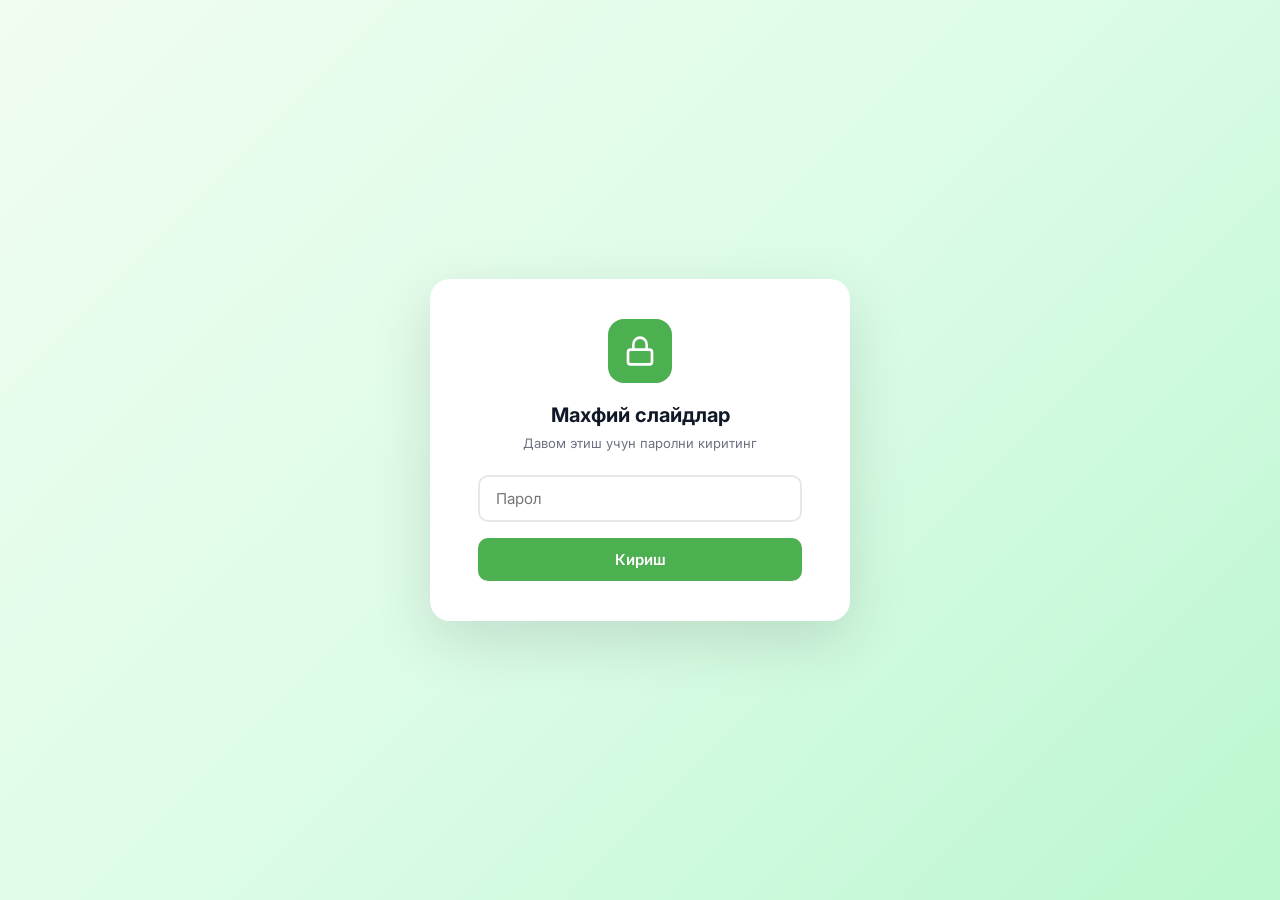
<file: slides-full.html>
<!DOCTYPE html>
<html lang="uz">
<head>
    <meta charset="UTF-8">
    <meta name="viewport" content="width=device-width, initial-scale=1.0">
    <title>Ахборотларни умумлаштириш ва таҳлил бошқармаси — Презентация 2026</title>
    <link rel="preconnect" href="https://fonts.googleapis.com">
    <link rel="preconnect" href="https://fonts.gstatic.com" crossorigin>
    <link href="https://fonts.googleapis.com/css2?family=Inter:wght@300;400;500;600;700;800;900&display=swap" rel="stylesheet">
    <style>
        *, *::before, *::after { margin: 0; padding: 0; box-sizing: border-box; }

        :root {
            --green-500: #4CAF50;
            --green-600: #3d8b40;
            --green-700: #2d6930;
            --green-50: #f0fdf0;
            --green-100: #dcfce7;
            --green-200: #bbf7d0;
            --green-300: #86efac;
            --green-400: #4ade80;
            --lime: #c6f06b;
            --white: #ffffff;
            --gray-50: #f9fafb;
            --gray-100: #f3f4f6;
            --gray-200: #e5e7eb;
            --gray-300: #d1d5db;
            --gray-400: #9ca3af;
            --gray-500: #6b7280;
            --gray-600: #4b5563;
            --gray-700: #374151;
            --gray-800: #1f2937;
            --gray-900: #111827;
        }

        /* ===== LANGUAGE TOGGLE ===== */
        body.lang-uz .lang-ru { display: none; }
        body.lang-ru .lang-uz { display: none; }

        /* ===== NAV (matching index.html) ===== */
        .nav {
            position: fixed;
            top: 0;
            left: 0;
            right: 0;
            z-index: 1000;
            background: rgba(255,255,255,0.85);
            backdrop-filter: blur(20px);
            -webkit-backdrop-filter: blur(20px);
            border-bottom: 1px solid rgba(0,0,0,0.06);
            transition: all 0.3s ease;
        }

        .nav.scrolled { box-shadow: 0 4px 6px -1px rgba(0,0,0,0.07), 0 2px 4px -2px rgba(0,0,0,0.05); }

        .nav-inner {
            max-width: 1200px;
            margin: 0 auto;
            padding: 0 24px;
            display: flex;
            align-items: center;
            justify-content: space-between;
            height: 64px;
        }

        .nav-logo {
            display: flex;
            align-items: center;
            gap: 12px;
            font-weight: 700;
            font-size: 15px;
            color: var(--gray-900);
        }

        .logo-icon svg { width: 36px; height: 36px; }

        .nav-divider {
            color: var(--gray-300);
            font-weight: 300;
            margin: 0 2px;
        }

        .nav-links {
            display: flex;
            gap: 4px;
            background: var(--gray-100);
            padding: 4px;
            border-radius: 12px;
        }

        .nav-link {
            padding: 8px 20px;
            border-radius: 8px;
            font-size: 13px;
            font-weight: 500;
            color: var(--gray-600);
            text-decoration: none;
            transition: all 0.2s ease;
            white-space: nowrap;
        }

        .nav-link:hover { color: var(--gray-900); }

        .nav-link.active {
            background: var(--white);
            color: var(--green-600);
            box-shadow: 0 1px 2px rgba(0,0,0,0.05);
            font-weight: 600;
        }

        .nav-right {
            display: flex;
            align-items: center;
            gap: 12px;
        }

        .lang-toggle {
            display: flex;
            align-items: center;
            background: var(--gray-100);
            border-radius: 8px;
            padding: 4px;
            gap: 2px;
            border: 1px solid var(--gray-200);
        }

        .lang-toggle button {
            padding: 5px 12px;
            border: none;
            border-radius: 6px;
            font-family: 'Inter', sans-serif;
            font-size: 12px;
            font-weight: 600;
            cursor: pointer;
            transition: all 0.2s ease;
            background: transparent;
            color: var(--gray-500);
        }

        .lang-toggle button.active {
            background: var(--white);
            color: var(--green-600);
            box-shadow: 0 1px 2px rgba(0,0,0,0.08);
        }

        .lang-toggle button:hover:not(.active) {
            color: var(--gray-700);
        }

        html { font-size: 16px; scroll-behavior: smooth; }

        body {
            font-family: 'Inter', -apple-system, BlinkMacSystemFont, sans-serif;
            color: var(--gray-800);
            background: var(--gray-100);
        }

        /* ===== SLIDE LAYOUT ===== */
        .slide {
            width: 1280px;
            min-height: 720px;
            margin: 40px auto;
            background: var(--white);
            border-radius: 16px;
            box-shadow: 0 20px 60px rgba(0,0,0,0.1);
            overflow: hidden;
            position: relative;
            page-break-after: always;
        }

        .slide-header {
            background: linear-gradient(135deg, var(--green-700) 0%, var(--green-500) 100%);
            padding: 28px 48px;
            display: flex;
            align-items: center;
            justify-content: space-between;
        }

        .slide-header h1 {
            color: var(--white);
            font-size: 22px;
            font-weight: 700;
            letter-spacing: -0.3px;
        }

        .slide-header .slide-badge {
            background: rgba(255,255,255,0.2);
            color: var(--white);
            padding: 6px 16px;
            border-radius: 20px;
            font-size: 13px;
            font-weight: 600;
        }

        .slide-header .slide-number {
            background: var(--lime);
            color: var(--green-700);
            width: 36px;
            height: 36px;
            border-radius: 50%;
            display: flex;
            align-items: center;
            justify-content: center;
            font-weight: 800;
            font-size: 16px;
            margin-right: 16px;
            flex-shrink: 0;
        }

        .slide-header-left {
            display: flex;
            align-items: center;
        }

        .slide-body {
            padding: 32px 48px 40px;
        }

        /* ===== SLIDE 1: ORG CHART (LIGHT BACKGROUND) ===== */
        .org-chart {
            background: var(--gray-50);
            border-radius: 14px;
            padding: 28px 28px 24px;
            border: 1px solid var(--gray-200);
        }

        .org-title {
            text-align: center;
            margin-bottom: 20px;
        }

        .org-title h2 {
            color: var(--gray-800);
            font-size: 18px;
            font-weight: 700;
            margin-bottom: 4px;
        }

        .org-title p {
            color: var(--gray-400);
            font-size: 12px;
        }

        /* Head card (top level - Исмоилов) */
        .org-head-wrapper {
            display: flex;
            justify-content: center;
            margin-bottom: 24px;
        }

        .org-card-head {
            background: var(--white);
            border: 3px solid var(--green-500);
            border-radius: 16px;
            padding: 24px 36px;
            text-align: center;
            min-width: 380px;
            box-shadow: 0 4px 16px rgba(76,175,80,0.12);
        }

        .org-card-head .org-photo {
            width: 140px;
            height: 140px;
            border-radius: 50%;
            object-fit: cover;
            border: 4px solid var(--green-200);
            margin: 0 auto 10px;
            display: block;
        }

        .org-card-head .org-name {
            font-size: 16px;
            font-weight: 800;
            color: var(--gray-900);
            margin-bottom: 2px;
        }

        .org-card-head .org-role {
            font-size: 12px;
            color: var(--green-700);
            font-weight: 600;
            margin-bottom: 8px;
            line-height: 1.4;
        }

        .org-card-head .org-duties {
            list-style: none;
            padding: 0;
            text-align: left;
        }

        .org-card-head .org-duties li {
            font-size: 11px;
            color: var(--gray-600);
            padding: 2px 0 2px 14px;
            position: relative;
            line-height: 1.5;
        }

        .org-card-head .org-duties li::before {
            content: '\2013';
            position: absolute;
            left: 0;
            color: var(--green-500);
            font-weight: 700;
        }

        /* Connector line from head to divisions */
        .org-connector {
            display: flex;
            justify-content: center;
            margin-bottom: 16px;
        }

        .org-connector-line {
            width: 2px;
            height: 20px;
            background: var(--green-300);
        }

        /* Division columns */
        .org-divisions {
            display: grid;
            grid-template-columns: 1fr 1fr;
            grid-template-rows: auto auto auto;
            column-gap: 24px;
            row-gap: 0;
        }

        .org-division {
            background: var(--white);
            border-radius: 14px;
            padding: 20px;
            border: 1px solid var(--gray-200);
            grid-row: 1 / 4;
            display: grid;
            grid-template-rows: subgrid;
            align-items: start;
        }

        /* Division head card */
        .org-div-head {
            text-align: center;
            padding-bottom: 14px;
            margin-bottom: 14px;
            border-bottom: 2px solid var(--green-100);
        }

        .org-div-head .org-photo {
            width: 110px;
            height: 110px;
            border-radius: 50%;
            object-fit: cover;
            border: 3px solid var(--green-200);
            margin: 0 auto 8px;
            display: block;
        }

        .org-div-head .org-name {
            font-size: 14px;
            font-weight: 700;
            color: var(--gray-900);
            margin-bottom: 2px;
        }

        .org-div-head .org-role {
            font-size: 10.5px;
            color: var(--green-700);
            font-weight: 600;
            margin-bottom: 8px;
            line-height: 1.4;
        }

        .org-div-head .org-duties {
            list-style: none;
            padding: 0;
            text-align: left;
        }

        .org-div-head .org-duties li {
            font-size: 10px;
            color: var(--gray-600);
            padding: 2px 0 2px 12px;
            position: relative;
            line-height: 1.5;
        }

        .org-div-head .org-duties li::before {
            content: '\2013';
            position: absolute;
            left: 0;
            color: var(--green-500);
            font-weight: 700;
        }

        /* Section divider */
        .org-section-divider {
            display: flex;
            align-items: center;
            gap: 12px;
            margin-bottom: 12px;
        }

        .org-section-divider .line {
            flex: 1;
            height: 1px;
            background: var(--gray-300);
        }

        .org-section-divider span {
            color: var(--green-700);
            font-size: 11px;
            font-weight: 700;
            white-space: nowrap;
            background: var(--green-100);
            padding: 3px 12px;
            border-radius: 6px;
            border: 1px solid var(--green-200);
        }

        /* Staff grid (2x2 under each division head) */
        .org-staff-grid {
            display: grid;
            grid-template-columns: 1fr 1fr;
            grid-auto-rows: 1fr;
            gap: 14px;
            align-self: stretch;
        }

        .org-staff-card {
            background: var(--white);
            border: 2px solid var(--green-500);
            border-radius: 12px;
            padding: 16px 14px;
            text-align: center;
            display: flex;
            flex-direction: column;
        }

        .org-staff-card .org-photo {
            width: 90px;
            height: 90px;
            border-radius: 50%;
            object-fit: cover;
            border: 2px solid var(--green-200);
            margin: 0 auto 6px;
            display: block;
        }

        .org-staff-card .org-name {
            font-size: 11.5px;
            font-weight: 700;
            color: var(--gray-900);
            margin-bottom: 1px;
        }

        .org-staff-card .org-role {
            font-size: 9.5px;
            color: var(--gray-500);
            font-weight: 500;
            margin-bottom: 6px;
        }

        .org-staff-card .org-duties {
            list-style: none;
            padding: 0;
            text-align: left;
        }

        .org-staff-card .org-duties li {
            font-size: 9px;
            color: var(--gray-600);
            padding: 1.5px 0 1.5px 10px;
            position: relative;
            line-height: 1.45;
        }

        .org-staff-card .org-duties li::before {
            content: '\2013';
            position: absolute;
            left: 0;
            color: var(--green-500);
            font-weight: 700;
        }

        /* ===== SLIDE 2: KPI ===== */
        .kpi-section-title {
            font-size: 13px;
            font-weight: 700;
            color: var(--green-700);
            text-transform: uppercase;
            letter-spacing: 0.8px;
            margin-bottom: 12px;
            padding-bottom: 6px;
            border-bottom: 2px solid var(--green-100);
        }

        .kpi-grid {
            display: grid;
            grid-template-columns: 1fr 1fr;
            gap: 16px;
            margin-bottom: 24px;
        }

        .kpi-card {
            background: var(--gray-50);
            border-radius: 10px;
            padding: 14px 18px;
            border: 1px solid var(--gray-200);
        }

        .kpi-card h4 {
            font-size: 12.5px;
            font-weight: 600;
            color: var(--gray-800);
            margin-bottom: 4px;
        }

        .kpi-card .kpi-target {
            font-size: 11.5px;
            color: var(--gray-500);
            margin-bottom: 8px;
        }

        .kpi-progress {
            display: flex;
            align-items: center;
            gap: 8px;
        }

        .kpi-bar {
            flex: 1;
            height: 6px;
            background: var(--gray-200);
            border-radius: 3px;
            overflow: hidden;
        }

        .kpi-bar-fill {
            height: 100%;
            border-radius: 3px;
            transition: width 0.6s ease;
        }

        .kpi-bar-fill.green { background: var(--green-500); }
        .kpi-bar-fill.yellow { background: #f59e0b; }
        .kpi-bar-fill.red { background: #ef4444; }

        .kpi-percent {
            font-size: 12px;
            font-weight: 700;
            min-width: 36px;
            text-align: right;
        }

        .kpi-percent.green { color: var(--green-600); }
        .kpi-percent.yellow { color: #d97706; }

        /* Projects table */
        .projects-table {
            width: 100%;
            border-collapse: collapse;
            font-size: 12px;
            margin-bottom: 24px;
        }

        .projects-table th {
            background: var(--green-500);
            color: white;
            padding: 8px 12px;
            text-align: left;
            font-weight: 600;
            font-size: 11px;
        }

        .projects-table th:first-child { border-radius: 8px 0 0 0; }
        .projects-table th:last-child { border-radius: 0 8px 0 0; }

        .projects-table td {
            padding: 8px 12px;
            border-bottom: 1px solid var(--gray-200);
            color: var(--gray-700);
            font-size: 11.5px;
        }

        .projects-table tr:nth-child(even) td {
            background: var(--gray-50);
        }

        .status-badge {
            display: inline-block;
            padding: 2px 8px;
            border-radius: 10px;
            font-size: 10px;
            font-weight: 600;
        }

        .status-badge.done { background: var(--green-100); color: var(--green-700); }
        .status-badge.progress { background: #fef3c7; color: #92400e; }
        .status-badge.planned { background: var(--gray-100); color: var(--gray-500); }

        .q1-results-grid {
            display: grid;
            grid-template-columns: 1fr 1fr;
            gap: 12px;
            margin-bottom: 20px;
        }

        .q1-result-item {
            display: flex;
            align-items: center;
            gap: 10px;
            padding: 8px 14px;
            background: var(--gray-50);
            border-radius: 8px;
            border: 1px solid var(--gray-200);
        }

        .q1-result-item .q1-num {
            font-size: 20px;
            font-weight: 800;
            color: var(--green-600);
            min-width: 40px;
        }

        .q1-result-item .q1-text {
            font-size: 11.5px;
            color: var(--gray-600);
            line-height: 1.4;
        }

        /* ===== SLIDE 3: OPEN QUESTIONS ===== */
        .issues-grid {
            display: grid;
            grid-template-columns: 1fr;
            gap: 16px;
        }

        .issue-section {
            background: var(--gray-50);
            border-radius: 12px;
            padding: 18px 22px;
            border-left: 4px solid;
        }

        .issue-section.questions { border-left-color: var(--green-500); }
        .issue-section.risks { border-left-color: #f59e0b; }
        .issue-section.needs { border-left-color: #3b82f6; }

        .issue-section h3 {
            font-size: 14px;
            font-weight: 700;
            margin-bottom: 10px;
            display: flex;
            align-items: center;
            gap: 8px;
        }

        .issue-section.questions h3 { color: var(--green-700); }
        .issue-section.risks h3 { color: #92400e; }
        .issue-section.needs h3 { color: #1e40af; }

        .issue-section ul {
            list-style: none;
            padding: 0;
        }

        .issue-section ul li {
            font-size: 12.5px;
            color: var(--gray-700);
            padding: 5px 0 5px 18px;
            position: relative;
            line-height: 1.6;
        }

        .issue-section.questions ul li::before {
            content: '\2022';
            position: absolute;
            left: 0;
            font-weight: 800;
            color: var(--green-500);
        }

        .issue-section.risks ul li::before {
            content: '!';
            position: absolute;
            left: 2px;
            font-weight: 800;
            color: #f59e0b;
        }

        .issue-section.needs ul li::before {
            content: '+';
            position: absolute;
            left: 0;
            font-weight: 800;
            color: #3b82f6;
            font-size: 14px;
        }

        .budget-breakdown {
            margin-top: 4px;
            padding-left: 12px;
            font-size: 11px;
            color: var(--gray-500);
            line-height: 1.7;
        }

        /* Print / PDF button */
        .print-btn {
            position: fixed;
            bottom: 24px;
            left: 24px;
            display: flex;
            align-items: center;
            gap: 8px;
            background: var(--green-500);
            color: white;
            border: none;
            padding: 12px 24px;
            border-radius: 12px;
            font-family: 'Inter', sans-serif;
            font-size: 14px;
            font-weight: 600;
            cursor: pointer;
            box-shadow: 0 4px 16px rgba(76,175,80,0.35);
            transition: all 0.2s;
            z-index: 100;
        }

        .print-btn:hover {
            background: var(--green-600);
            transform: translateY(-2px);
            box-shadow: 0 6px 20px rgba(76,175,80,0.4);
        }

        .print-btn svg { flex-shrink: 0; }

        /* Nav between slides */
        .slides-nav {
            position: fixed;
            bottom: 24px;
            right: 24px;
            display: flex;
            gap: 8px;
            z-index: 100;
        }

        .slides-nav a {
            width: 40px;
            height: 40px;
            background: var(--green-500);
            color: white;
            border-radius: 50%;
            display: flex;
            align-items: center;
            justify-content: center;
            text-decoration: none;
            font-weight: 700;
            font-size: 14px;
            box-shadow: 0 4px 12px rgba(0,0,0,0.15);
            transition: transform 0.2s;
        }

        .slides-nav a:hover { transform: scale(1.1); }
        .slides-nav a.active { background: var(--green-700); }

        /* Print styles */
        @media print {
            body {
                background: white;
                margin: 0;
                padding: 0;
            }

            .slide {
                box-shadow: none;
                margin: 0;
                padding: 0;
                border-radius: 0;
                page-break-after: always;
                page-break-inside: avoid;
                width: 297mm;
                min-height: 209mm;
                overflow: hidden;
            }

            .slide:last-child {
                page-break-after: auto;
            }

            .slide-header {
                padding: 20px 36px;
                -webkit-print-color-adjust: exact;
                print-color-adjust: exact;
            }

            .slide-body {
                padding: 24px 36px 28px;
            }

            .slides-nav,
            .print-btn,
            .nav,
            .lang-toggle,
            div[style*="height:64px"] {
                display: none !important;
            }

            .org-chart, .org-card-head, .org-div-head, .org-staff-card,
            .kpi-card, .kpi-bar-fill,
            .issue-section, .q1-result-item,
            .status-badge, .projects-table th,
            .projects-table tr:nth-child(even) td,
            .org-section-divider span, .org-division {
                -webkit-print-color-adjust: exact;
                print-color-adjust: exact;
            }

            .org-card-head .org-photo,
            .org-div-head .org-photo,
            .org-staff-card .org-photo {
                -webkit-print-color-adjust: exact;
                print-color-adjust: exact;
            }
        }

        @page {
            size: A4 landscape;
            margin: 0;
        }
    </style>
</head>
<body class="lang-uz">

<!-- Password Gate -->
<div id="password-gate" style="position: fixed; top: 0; left: 0; right: 0; bottom: 0; z-index: 9999; background: linear-gradient(135deg, #f0fdf0 0%, #dcfce7 50%, #bbf7d0 100%); display: flex; align-items: center; justify-content: center;">
    <div style="background: white; border-radius: 20px; padding: 40px 48px; box-shadow: 0 20px 60px rgba(0,0,0,0.12); text-align: center; max-width: 420px; width: 90%;">
        <div style="width: 64px; height: 64px; background: #4CAF50; border-radius: 16px; margin: 0 auto 20px; display: flex; align-items: center; justify-content: center;">
            <svg width="32" height="32" viewBox="0 0 24 24" fill="none" stroke="white" stroke-width="2"><rect x="3" y="11" width="18" height="11" rx="2" ry="2"/><path d="M7 11V7a5 5 0 0110 0v4"/></svg>
        </div>
        <h2 style="font-family: Inter, sans-serif; font-size: 20px; font-weight: 700; color: #111827; margin-bottom: 8px;">Махфий слайдлар</h2>
        <p style="font-family: Inter, sans-serif; font-size: 13px; color: #6b7280; margin-bottom: 24px;">Давом этиш учун паролни киритинг</p>
        <input type="password" id="password-input" placeholder="Парол" style="width: 100%; padding: 12px 16px; border: 2px solid #e5e7eb; border-radius: 10px; font-size: 15px; font-family: Inter, sans-serif; outline: none; transition: border-color 0.2s;" onfocus="this.style.borderColor='#4CAF50'" onblur="this.style.borderColor='#e5e7eb'">
        <p id="password-error" style="font-family: Inter, sans-serif; font-size: 12px; color: #ef4444; margin-top: 8px; display: none;">Нотўғри парол</p>
        <button onclick="checkPassword()" style="width: 100%; margin-top: 16px; padding: 12px; background: #4CAF50; color: white; border: none; border-radius: 10px; font-size: 15px; font-weight: 600; font-family: Inter, sans-serif; cursor: pointer; transition: background 0.2s;" onmouseover="this.style.background='#3d8b40'" onmouseout="this.style.background='#4CAF50'">Кириш</button>
    </div>
</div>
<div id="main-content" style="display: none;">

<!-- Navigation (same as index.html) -->
<nav class="nav" id="nav">
    <div class="nav-inner">
        <div class="nav-logo">
            <div class="logo-icon">
                <svg viewBox="0 0 40 40" fill="none">
                    <rect width="40" height="40" rx="8" fill="#4CAF50"/>
                    <text x="50%" y="55%" dominant-baseline="middle" text-anchor="middle" fill="white" font-size="11" font-weight="800" font-family="Inter, sans-serif">ITP</text>
                </svg>
            </div>
            <span>IT Park <span class="nav-divider">|</span> <span class="lang-uz">Стратегия ва таҳлил</span><span class="lang-ru">Стратегия и анализ</span></span>
        </div>
        <div class="nav-links">
            <a href="slides.html" class="nav-link active"><span class="lang-uz">Слайдлар</span><span class="lang-ru">Слайды</span></a>
            <a href="index.html#plan" class="nav-link"><span class="lang-uz">2026 Иш режаси</span><span class="lang-ru">2026 Рабочий план</span></a>
            <a href="index.html#q1" class="nav-link"><span class="lang-uz">I чорак натижалари</span><span class="lang-ru">Итоги I квартала</span></a>
        </div>
        <div class="nav-right">
            <div class="lang-toggle">
                <button id="lang-uz-btn" class="active" onclick="setLang('uz')">UZ</button>
                <button id="lang-ru-btn" onclick="setLang('ru')">RU</button>
            </div>
        </div>
    </div>
</nav>

<div style="height:64px;"></div>

<!-- Print / Download PDF Button -->
<button class="print-btn" onclick="window.print()">
    <svg width="20" height="20" viewBox="0 0 24 24" fill="none" stroke="currentColor" stroke-width="2"><path d="M6 9V2h12v7M6 18H4a2 2 0 01-2-2v-5a2 2 0 012-2h16a2 2 0 012 2v5a2 2 0 01-2 2h-2M6 14h12v8H6z"/></svg>
    <span class="lang-uz">PDF юклаш / Чоп этиш</span><span class="lang-ru">Скачать PDF / Печать</span>
</button>

<!-- Slide Navigation -->
<div class="slides-nav">
    <a href="#slide1" class="active">1</a>
    <a href="#slide2">2</a>
    <a href="#slide3">3</a>
</div>

<!-- ================================================================ -->
<!-- SLIDE 1: ORG CHART -->
<!-- ================================================================ -->
<div class="slide" id="slide1">
    <div class="slide-header">
        <div class="slide-header-left">
            <div class="slide-number">1</div>
            <h1><span class="lang-uz">Бошқарма ҳақида умумий маълумот</span><span class="lang-ru">Общая информация о департаменте</span></h1>
        </div>
        <div class="slide-badge">IT Park Uzbekistan</div>
    </div>

    <div class="slide-body" style="padding: 20px 32px 24px;">
        <div class="org-chart">
            <!-- TOP LEVEL: Исмоилов Ислом -->
            <div class="org-head-wrapper">
                <div class="org-card-head">
                    <img src="sources/islam.png" alt="Исмоилов Ислом" class="org-photo">
                    <div class="org-name"><span class="lang-uz">Исмоилов Ислом (с.ф.н.)</span><span class="lang-ru">Исмоилов Ислом (к.п.н.)</span></div>
                    <div class="org-role"><span class="lang-uz">Бошқарма бошлиғи</span><span class="lang-ru">Начальник Управления</span></div>
                    <ul class="org-duties">
                        <li><span class="lang-uz">бўлимлар фаолиятини мувофиқлаштириш;</span><span class="lang-ru">координация деятельности отделов;</span></li>
                        <li><span class="lang-uz">барча KPIларини бажарилишини назорат қилиш;</span><span class="lang-ru">контроль за исполнением всех KPI;</span></li>
                        <li><span class="lang-uz">ходимлар билан ишлаш</span><span class="lang-ru">работа с сотрудниками</span></li>
                    </ul>
                </div>
            </div>

            <!-- Connector line -->
            <div class="org-connector">
                <div class="org-connector-line"></div>
            </div>

            <!-- Two divisions side by side -->
            <div class="org-divisions">
                <!-- LEFT: Отдел свода информации -->
                <div class="org-division">
                    <!-- Division head: Ботир -->
                    <div class="org-div-head">
                        <img src="sources/botir.png" alt="Иргашев Ботир" class="org-photo">
                        <div class="org-name">Иргашев Ботир</div>
                        <div class="org-role"><span class="lang-uz">Ахборотларни умумлаштириш бўлими бошлиғи,<br>Бошқарма бошлиғи ўринбосари</span><span class="lang-ru">Начальник отдела свода информации,<br>зам. начальника Управления</span></div>
                        <ul class="org-duties">
                            <li><span class="lang-uz">бўлим фаолиятини мувофиқлаштириш;</span><span class="lang-ru">координация деятельности отдела;</span></li>
                            <li><span class="lang-uz">IT Park фаолияти бўйича ойлик (12 та) ва чораклик (4 та) умумлаштирилган маълумотларни тақдим қилиш;</span><span class="lang-ru">представление ежемесячной (12) и квартальной (4) сводной информации по деятельности IT Park;</span></li>
                            <li><span class="lang-uz">Раҳбариятни ахборот жиҳатидан таъминлаш;</span><span class="lang-ru">информационное сопровождение руководства;</span></li>
                            <li><span class="lang-uz">бўлим KPIларини бажарилишини назорат қилиш.</span><span class="lang-ru">контроль за исполнением KPI отдела.</span></li>
                        </ul>
                    </div>

                    <div class="org-section-divider">
                        <div class="line"></div>
                        <span><span class="lang-uz">Ходимлар</span><span class="lang-ru">Сотрудники</span></span>
                        <div class="line"></div>
                    </div>

                    <div class="org-staff-grid">
                        <div class="org-staff-card">
                            <img src="sources/sherzod.png" alt="Муминов Шерзод" class="org-photo">
                            <div class="org-name">Муминов Шерзод</div>
                            <div class="org-role"><span class="lang-uz">Бош мутахассис</span><span class="lang-ru">Главный специалист</span></div>
                            <ul class="org-duties">
                                <li><span class="lang-uz">IT Park’нинг 16 та бўлинмасининг маълумотларини умумлаштириш ва таҳлил қилиш;</span><span class="lang-ru">свод данных от 16 подразделений IT Park</span></li>
                                <li><span class="lang-uz">IT Park фаолияти бўйича ойлик ва чораклик умумлаштирилган маълумотларни тайёрлаш ва тақдим қилиш.</span><span class="lang-ru">ежемесячные и квартальные сводные отчёты</span></li>
                            </ul>
                        </div>
                        <div class="org-staff-card">
                            <img src="sources/azamat.png" alt="Рахимбоев Азамат" class="org-photo">
                            <div class="org-name">Рахимбоев Азамат</div>
                            <div class="org-role"><span class="lang-uz">Етакчи мутахассис</span><span class="lang-ru">Ведущий специалист</span></div>
                            <ul class="org-duties">
                                <li><span class="lang-uz">IT Park’нинг 16 та бўлинмасининг маълумотларини умумлаштириш ва таҳлил қилиш;</span><span class="lang-ru">свод данных от 16 подразделений IT Park</span></li>
                                <li><span class="lang-uz">IT Park фаолияти бўйича ойлик ва чораклик умумлаштирилган маълумотларни тайёрлаш ва тақдим қилиш;</span><span class="lang-ru">ежемесячные и квартальные сводные отчёты;</span></li>
                                <li><span class="lang-uz">ижро интизоми ҳужжатлари билан ишлаш.</span><span class="lang-ru">работа с документами исполнительной дисциплины.</span></li>
                            </ul>
                        </div>
                        <div class="org-staff-card">
                            <img src="sources/otabek.JPG" alt="Давронбеков Отабек" class="org-photo">
                            <div class="org-name">Давронбеков Отабек</div>
                            <div class="org-role"><span class="lang-uz">Етакчи мутахассис</span><span class="lang-ru">Ведущий специалист</span></div>
                            <ul class="org-duties">
                                <li><span class="lang-uz">ягона маълумотлар базасини тизимлаштириш, умумлаштириш ва шакллантириш;</span><span class="lang-ru">единый банк данных: систематизация и формирование</span></li>
                                <li><span class="lang-uz">IT соҳасидаги услубиятларни, халқаро рейтинг ва индексларда иштирокни таҳлил қилиш ва баҳолаш.</span><span class="lang-ru">международные рейтинги и индексы</span></li>
                            </ul>
                        </div>
                        <div class="org-staff-card">
                            <img src="sources/nazerke.png" alt="Женисбекова Назерке" class="org-photo">
                            <div class="org-name">Женисбекова Назерке</div>
                            <div class="org-role"><span class="lang-uz">Етакчи мутахассис</span><span class="lang-ru">Ведущий специалист</span></div>
                            <ul class="org-duties">
                                <li><span class="lang-uz">таҳлил талабига мувофиқ республика бўйича маълумотларни тақдим этиш;</span><span class="lang-ru">подборка информации РУз по требованиям анализа</span></li>
                                <li><span class="lang-uz">маълумотларни халқаро ташкилотлар тавсияларига мослик ва қиёсилигини таъминлаш.</span><span class="lang-ru">данные рекомендациям международных организаций</span></li>
                            </ul>
                        </div>
                    </div>
                </div>

                <!-- RIGHT: Отдел стратегии и анализа -->
                <div class="org-division">
                    <!-- Division head: Баходир -->
                    <div class="org-div-head">
                        <img src="sources/baxodir.png" alt="Эргашев Баходир" class="org-photo">
                        <div class="org-name">Эргашев Баходир</div>
                        <div class="org-role"><span class="lang-uz">Стратегия ва таҳлил бўлими бошлиғи</span><span class="lang-ru">Начальник отдела стратегии и анализа</span></div>
                        <ul class="org-duties">
                            <li><span class="lang-uz">24 та таҳлилий маълумотнома (ҳисоботлар билан) тайёрлаш;</span><span class="lang-ru">24 аналитических записки (с отчётами) подготовка</span></li>
                            <li><span class="lang-uz">бўлим фаолиятини мувофиқлаштириш</span><span class="lang-ru">координация деятельности отдела</span></li>
                            <li><span class="lang-uz">бўлим KPIларини бажарилишини назорат қилиш.</span><span class="lang-ru">контроль за исполнением KPI отдела.</span></li>
                        </ul>
                    </div>

                    <div class="org-section-divider">
                        <div class="line"></div>
                        <span><span class="lang-uz">Ходимлар</span><span class="lang-ru">Сотрудники</span></span>
                        <div class="line"></div>
                    </div>

                    <div class="org-staff-grid">
                        <div class="org-staff-card">
                            <img src="sources/axmad.JPG" alt="Ибрагимов Ахмад" class="org-photo">
                            <div class="org-name">Ибрагимов Ахмад</div>
                            <div class="org-role"><span class="lang-uz">Бош мутахассис</span><span class="lang-ru">Главный специалист</span></div>
                            <ul class="org-duties">
                                <li><span class="lang-uz">IT соҳаси бўйича 24 та таҳлилий маълумотнома тайёрлаш (жорий ҳолат, давлат тизимларининг фаолияти, экспорт);</span><span class="lang-ru">24 ИАЗ по IT (текущее состояние, деятельность гос. сектора, экспорт)</span></li>
                                <li><span class="lang-uz">халқаро ҳисоботлар бўйича 20 та маълумотнома;</span><span class="lang-ru">20 справок по межд. отчетам</span></li>
                                <li><span class="lang-uz">тижоратлаштириш бўйича 1 та лойиҳа.</span><span class="lang-ru">1 проект по коммерциализации</span></li>
                            </ul>
                        </div>
                        <div class="org-staff-card">
                            <img src="sources/elyor.JPG" alt="Шухратов Элёрбек" class="org-photo">
                            <div class="org-name">Шухратов Элёрбек</div>
                            <div class="org-role"><span class="lang-uz">Етакчи мутахассис</span><span class="lang-ru">Ведущий специалист</span></div>
                            <ul class="org-duties">
                                <li><span class="lang-uz">IT соҳаси бўйича 52 та ахборот-таҳлилий бюллетень тайёрлаш;</span><span class="lang-ru">52 подборки новостей, анализ IT сектора (бюллетень)</span></li>
                                <li><span class="lang-uz">мамлакатлар бўйича маълумотлар базасини доимий равишда янгилаб бориш (75 та мамлакат, 12 та кўрсаткич);</span><span class="lang-ru">обновление базы страновой информации (12 инд. по 75 странам)</span></li>
                                <li><span class="lang-uz">мамлакатлар бўйича 20 та маълумотнома;</span><span class="lang-ru">20 страновых справок;</span></li>
                                <li><span class="lang-uz">мамлакат ахборотларини мунтазам мониторинг қилиш.</span><span class="lang-ru">регулярный мониторинг информации по странам.</span></li>
                            </ul>
                        </div>
                        <div class="org-staff-card">
                            <img src="sources/shuxrat.png" alt="Холмаматов Шухрат" class="org-photo">
                            <div class="org-name">Холмаматов Шухрат</div>
                            <div class="org-role"><span class="lang-uz">Етакчи мутахассис</span><span class="lang-ru">Ведущий специалист</span></div>
                            <ul class="org-duties">
                                <li><span class="lang-uz">5 та техник ва эксплуатацион ҳужжат тайёрлаш;</span><span class="lang-ru">5 технических и эксплуатационных документаций</span></li>
                                <li><span class="lang-uz">резидентлар билан ишлашда кулайлик яратиш учун 4 та рақамли ечим (1 та маҳсулот);</span><span class="lang-ru">4 цифровых решения для работы с резидентами</span></li>
                                <li><span class="lang-uz">тижоратлаштириш бўйича 1 та лойиҳа;</span><span class="lang-ru">1 проект по коммерциализации;</span></li>
                                <li><span class="lang-uz">иш жараёнларини такомиллаштириш ва автоматлаштириш бўйича стратегия.</span><span class="lang-ru">стратегия цифровизации и оптимизации</span></li>
                            </ul>
                        </div>
                        <div class="org-staff-card">
                            <img src="sources/shoxrux.jpg" alt="Сулаймонов Шохрух" class="org-photo">
                            <div class="org-name">Сулаймонов Шохрух</div>
                            <div class="org-role"><span class="lang-uz">Етакчи мутахассис</span><span class="lang-ru">Ведущий специалист</span></div>
                            <ul class="org-duties">
                                <li><span class="lang-uz">5 та техник ва эксплуатацион ҳужжат тайёрлаш;</span><span class="lang-ru">5 технических и эксплуатационных документаций</span></li>
                                <li><span class="lang-uz">бўлимлараро маълумот алмашиш бўйича 4 та рақамли ечим (Ғазнадорлат учун ахборот тизими);</span><span class="lang-ru">4 цифровых решения по обмену информацией между отделами</span></li>
                                <li><span class="lang-uz">тижоратлаштириш бўйича 1 та маҳсулот;</span><span class="lang-ru">1 продукт по коммерциализации;</span></li>
                                <li><span class="lang-uz">тижоратлаштириш бўйича 1 та лойиҳа;</span><span class="lang-ru">1 проект по коммерциализации;</span></li>
                            </ul>
                        </div>
                    </div>
                </div>
            </div>
        </div>
    </div>
</div>

<!-- ================================================================ -->
<!-- SLIDE 1B: БОШҚАРМА ФАОЛИЯТИГА БЎЛГАН ЭҲТИЁЖНИ ТАСДИҚЛОВЧИ ОМИЛЛАР -->
<!-- ================================================================ -->
<div class="slide" id="slide1b">
    <div class="slide-header">
        <div class="slide-header-left">
            <h1 style="font-size: 20px; line-height: 1.3;"><span class="lang-uz">Бошқарма фаолиятига бўлган эҳтиёжни тасдиқловчи омиллар</span><span class="lang-ru">Факторы, подтверждающие необходимость деятельности Управления</span></h1>
        </div>
        <div class="slide-badge">IT Park Uzbekistan</div>
    </div>

    <div class="slide-body" style="padding: 20px 32px 24px;">
        <div style="display: grid; grid-template-columns: 1fr 1fr; gap: 20px; height: 100%;">

            <!-- LEFT COLUMN -->
            <div style="display: flex; flex-direction: column; gap: 16px;">

                <!-- e-Contract section -->
                <div style="background: var(--white); border: 1.5px solid var(--green-200); border-radius: 12px; padding: 18px 20px; flex: 1;">
                    <div style="font-size: 13px; font-weight: 700; color: var(--green-700); text-align: center; margin-bottom: 10px; padding-bottom: 8px; border-bottom: 1.5px solid var(--green-200);">
                        <span class="lang-uz">e-Contract тизимида аниқланган хатарли ҳолатлар</span>
                        <span class="lang-ru">Выявленные риски в системе e-Contract</span>
                    </div>
                    <div style="font-size: 10.5px; color: var(--gray-700); line-height: 1.65; text-align: justify;">
                        <p style="margin-bottom: 8px;">
                            <span class="lang-uz">Резидентларнинг риск-скринингни ва скорингини идоралараро амалга оширишмеханизми <strong>мавжуд эмаслиги</strong> сабабли, <strong>E-contract</strong> тизиминнинг дастлабки маълумотлари IT фаолиятига оид қуйидаги <strong>хавфлар</strong> ва <strong>муаммоларни</strong> назарда тутмоқда:</span>
                            <span class="lang-ru">Из-за отсутствия механизма межведомственного риск-скрининга и скоринга резидентов, первичные данные системы <strong>E-contract</strong> выявляют следующие <strong>риски</strong> и <strong>проблемы</strong>:</span>
                        </p>
                        <ul style="list-style: disc; padding-left: 16px; margin-bottom: 8px;">
                            <li style="margin-bottom: 4px;">
                                <span class="lang-uz">Россиянинг <strong>7</strong> та йирик ҳамкори <strong>OFAC SDN</strong> рўйхатидаги шахслар/ташкилотлар билан бевосита алоқадор. Бу борада <strong>CIVIC AVIATION</strong> компаниясининг «Импорт ўрнини босиш тармоқ маркази» билан тузган <strong>12,4 млн долларлик</strong> шартномаси энг хавфли ҳисобланади.</span>
                                <span class="lang-ru">7 крупных партнёров России напрямую связаны с лицами/организациями из списка <strong>OFAC SDN</strong>. Контракт <strong>CIVIC AVIATION</strong> на <strong>$12,4 млн</strong> является наиболее рискованным.</span>
                            </li>
                            <li>
                                <span class="lang-uz"><strong>Реэкспорт хавфи мисоллари:</strong> «<strong>SHARQ IT LAB</strong>» компанияси аниқ операцияларсиз ўзи импорт қилаётган IT хизматларини баравирига экспорт қилиш бўйича <strong>1220</strong> тадан зиёд шартномаси мавжуд; «<strong>ALLADYN TRAVEL TECHNOLOGIES</strong>» компанияси <strong>2,7 млн евро</strong> даромадга нисбатан <strong>237 млн долларлик</strong> шартномалар тузган ва ҳ.к.</span>
                                <span class="lang-ru"><strong>Примеры реэкспортных рисков:</strong> «<strong>SHARQ IT LAB</strong>» имеет более <strong>1220</strong> контрактов; «<strong>ALLADYN TRAVEL TECHNOLOGIES</strong>» заключила контракты на <strong>$237 млн</strong> при выручке <strong>€2,7 млн</strong>.</span>
                            </li>
                        </ul>
                    </div>
                </div>

                <!-- IT Park фаолияти кўрсаткичлари section -->
                <div style="background: var(--green-50); border: 1.5px solid var(--green-200); border-radius: 12px; padding: 18px 20px;">
                    <div style="font-size: 13px; font-weight: 700; color: var(--green-700); text-align: center; margin-bottom: 10px; padding-bottom: 8px; border-bottom: 1.5px solid var(--green-200);">
                        <span class="lang-uz">IT Park фаолияти кўрсаткичларидаги муҳим жиҳатлар</span>
                        <span class="lang-ru">Важные аспекты показателей деятельности IT Park</span>
                    </div>
                    <div style="font-size: 10.5px; color: var(--gray-700); line-height: 1.65;">
                        <p style="margin-bottom: 4px;"><span class="lang-uz"><strong>1. Ҳаддан ташқари юқори концентрация:</strong></span><span class="lang-ru"><strong>1. Чрезмерная концентрация:</strong></span></p>
                        <p style="margin-bottom: 8px; padding-left: 14px;"><span class="lang-uz">резидентларнинг атиги <strong>0,8%</strong> пул айланмасининг <strong>50%</strong> ташкил этади.</span><span class="lang-ru">всего <strong>0,8%</strong> резидентов составляют <strong>50%</strong> оборота.</span></p>

                        <p style="margin-bottom: 4px;"><span class="lang-uz"><strong>2. ВРО экспорти АҚШга ўта қарам:</strong></span><span class="lang-ru"><strong>2. Экспорт ВРО чрезмерно зависим от США:</strong></span></p>
                        <p style="margin-bottom: 8px; padding-left: 14px;"><span class="lang-uz">маҳаллий резидентларнинг умумий экспорт ҳажминнинг <strong>63,4%</strong> АҚШнинг ўзигагина йўналтирилган.</span><span class="lang-ru"><strong>63,4%</strong> общего экспорта направлено только в США.</span></p>

                        <p style="margin-bottom: 4px;"><span class="lang-uz"><strong>3. Давлат буюртмалари:</strong></span><span class="lang-ru"><strong>3. Госзаказы:</strong></span></p>
                        <p style="margin-bottom: 8px; padding-left: 14px;"><span class="lang-uz"><strong>83%</strong> фақат <strong>1</strong> та корхона томонидан бажарилади.</span><span class="lang-ru"><strong>83%</strong> выполняется только <strong>1</strong> предприятием.</span></p>

                        <p style="margin-bottom: 4px;"><span class="lang-uz"><strong>4. Офшор ҳудудларга экспорт ўсиш тенденцияси ортган:</strong></span><span class="lang-ru"><strong>4. Рост экспорта в офшорные зоны:</strong></span></p>
                        <p style="padding-left: 14px;"><span class="lang-uz">Кипр – <strong>4,6</strong> дан <strong>43,9 млн</strong> АҚШ долларигача, Гонконг – <strong>6,0</strong> дан <strong>15,8 млн</strong> АҚШ долларигача ошган.</span><span class="lang-ru">Кипр — с <strong>4,6</strong> до <strong>$43,9 млн</strong>, Гонконг — с <strong>6,0</strong> до <strong>$15,8 млн</strong>.</span></p>
                    </div>
                </div>
            </div>

            <!-- RIGHT COLUMN -->
            <div style="background: var(--white); border: 1.5px solid var(--green-200); border-radius: 12px; padding: 18px 20px;">
                <div style="font-size: 13px; font-weight: 700; color: var(--green-700); text-align: center; margin-bottom: 10px; padding-bottom: 8px; border-bottom: 1.5px solid var(--green-200);">
                    <span class="lang-uz">Асоссиз маълумотлардан фойдаланиш мисоллари</span>
                    <span class="lang-ru">Примеры использования необоснованных данных</span>
                </div>
                <div style="font-size: 10.5px; color: var(--gray-700); line-height: 1.65; text-align: justify;">

                    <p style="margin-bottom: 6px;"><strong>1.</strong> <span class="lang-uz">«Стартап экотизимини ривожлантириш доирасида АҚШ компаниялари билан ҳамкорлик юзасидан» маълумотномадан иқтибослар:</span><span class="lang-ru">Цитаты из справки «О сотрудничестве с компаниями США в рамках развития стартап-экосистемы»:</span></p>
                    <ul style="list-style: disc; padding-left: 16px; margin-bottom: 12px;">
                        <li style="margin-bottom: 4px;"><span class="lang-uz"><strong>157</strong> дан ортиқ стартаплар <strong>400 млн АҚШ доллардан</strong> ортиқ миқдорда венчур инвестиция жалб қилди;</span><span class="lang-ru">более <strong>157</strong> стартапов привлекли более <strong>$400 млн</strong> венчурных инвестиций;</span></li>
                        <li style="margin-bottom: 4px;"><span class="lang-uz"><strong>TASS Vision</strong> стартапи <strong>1,3 млн евро</strong> миқдорида халқаро инвестиция жалб қилди.</span><span class="lang-ru">стартап <strong>TASS Vision</strong> привлёк <strong>€1,3 млн</strong> международных инвестиций.</span></li>
                        <li><span class="lang-uz"><strong>12</strong> ой ичида маҳаллий стартаплар «<strong>VR Capital</strong>», «<strong>inSight Ventures</strong>», «<strong>Avenue Growth Partners</strong>», «<strong>DST Global Partners</strong>» ва «<strong>Goodwater Capital</strong>» каби Америка жамғармаларидан <strong>80 млн АҚШ доллардан</strong> ортиқ инвестиция жалб қилди.</span><span class="lang-ru">За <strong>12</strong> месяцев стартапы привлекли более <strong>$80 млн</strong> от американских фондов.</span></li>
                    </ul>

                    <p style="margin-bottom: 6px;"><strong>2.</strong> <span class="lang-uz">«<strong>THE UZBEKISTAN'S ITES HANDBOOK</strong>» ахборот-таҳлилий маълумотномасида <strong>60</strong> га яқин хато аниқланди (<em>38 асоссиз ёки эскирган маълумотлар тўплами ва 19 имловий хатоликлар</em>). Масалан:</span><span class="lang-ru">В справке «<strong>THE UZBEKISTAN'S ITES HANDBOOK</strong>» выявлено около <strong>60</strong> ошибок (<em>38 необоснованных или устаревших данных и 19 орфографических ошибок</em>). Например:</span></p>
                    <ul style="list-style: disc; padding-left: 16px;">
                        <li style="margin-bottom: 4px;"><span class="lang-uz"><strong>11 бет:</strong> дунё бўйлаб ўзбек тили фойдаланувчилари сони <strong>25 млн</strong> дан зиёдлиги белгиланган, амалда эса – <strong>50 млн</strong> дан зиёд (манба: «Ҳалқ сўзи» 26.06.2021);</span><span class="lang-ru"><strong>стр. 11:</strong> указано <strong>25 млн</strong> пользователей узбекского языка, фактически — более <strong>50 млн</strong>;</span></li>
                        <li style="margin-bottom: 4px;"><span class="lang-uz"><strong>12 бет:</strong> EBRD (Европа тикланиш ва тараққиёт банки)нинг жами инвестициялари миқдори <strong>3 млрд</strong> еврони ташкил этган, амалда эса – <strong>5,9 млрд</strong> (манба: www.ebrd.com);</span><span class="lang-ru"><strong>стр. 12:</strong> указано <strong>€3 млрд</strong> инвестиций EBRD, фактически — <strong>€5,9 млрд</strong>;</span></li>
                        <li><span class="lang-uz"><strong>19 бет</strong> – долзарб эмас маълумотлар: <strong>2024 й.</strong> хорижий инвестициялар миқдори – 11,9 млрд АҚШ доллари, амалдаги долзарб маълумот – <strong>2025 й. 33,5 млрд</strong> (манба: Миллий статистика қўмитаси).</span><span class="lang-ru"><strong>стр. 19</strong> — устаревшие данные: ПИИ в <strong>2024 г.</strong> — $11,9 млрд, актуальные данные — <strong>$33,5 млрд в 2025 г.</strong> (источник: Национальный комитет статистики).</span></li>
                    </ul>
                </div>
            </div>
        </div>
    </div>
</div>

<!-- ================================================================ -->
<!-- SLIDE 2: 2026 ЙИЛ ИШ РЕЖАСИ -->
<!-- ================================================================ -->
<div class="slide" id="slide2">
    <div class="slide-header">
        <div class="slide-header-left">
            <div class="slide-number">2</div>
            <h1><span class="lang-uz">2026 йил учун иш режаси</span><span class="lang-ru">Рабочий план на 2026 год</span></h1>
        </div>
        <div class="slide-badge"><span class="lang-uz">Режа ва KPI</span><span class="lang-ru">Планы и KPI</span></div>
    </div>

    <div class="slide-body" style="padding: 20px 36px 24px;">

        <!-- TOP: Division KPIs side by side -->
        <div style="display: grid; grid-template-columns: 1fr 1fr; gap: 16px; margin-bottom: 16px;">
            <!-- Left: Свод бўлими -->
            <div style="background: var(--green-50); border: 1.5px solid var(--green-200); border-radius: 12px; padding: 14px 18px;">
                <div style="font-size: 14px; font-weight: 700; color: var(--green-700); margin-bottom: 8px; text-align: center; border-bottom: 1.5px solid var(--green-200); padding-bottom: 6px;">
                    <span class="lang-uz">Ахборотларни умумлаштириш бўлими</span><span class="lang-ru">Отдел свода информации</span>
                </div>
                <ul style="list-style: none; padding: 0; font-size: 12.5px; color: var(--gray-700); line-height: 1.7;">
                    <li style="padding: 2px 0;">
                        <span class="lang-uz">Ижтимоий-иқтисодий секторлар бўйича ахборот тўпламлари – <strong>100+</strong></span>
                        <span class="lang-ru">Информационные сборники по социально-экономическим секторам – <strong>100+</strong></span>
                    </li>
                    <li style="padding: 2px 0;">
                        <span class="lang-uz">Маълумот тақдим этиш шаблонларини шакллантириш – <strong>10+</strong></span>
                        <span class="lang-ru">Формирование шаблонов представления данных – <strong>10+</strong></span>
                    </li>
                    <li style="padding: 2px 0;">
                        <span class="lang-uz">IT Park фаолияти бўйича чораклик умумлаштирилган маълумотлар – <strong>3</strong></span>
                        <span class="lang-ru">Квартальные сводные данные по деятельности IT Park – <strong>3</strong></span>
                    </li>
                </ul>
            </div>
            <!-- Right: Стратегия бўлими -->
            <div style="background: var(--green-50); border: 1.5px solid var(--green-200); border-radius: 12px; padding: 14px 18px;">
                <div style="font-size: 14px; font-weight: 700; color: var(--green-700); margin-bottom: 8px; text-align: center; border-bottom: 1.5px solid var(--green-200); padding-bottom: 6px;">
                    <span class="lang-uz">Стратегия ва таҳлил бўлими</span><span class="lang-ru">Отдел стратегии и анализа</span>
                </div>
                <ul style="list-style: none; padding: 0; font-size: 12.5px; color: var(--gray-700); line-height: 1.7;">
                    <li style="padding: 2px 0;"><span class="lang-uz">Ахборот-таҳлилий маълумотномалар – <strong>50+</strong></span><span class="lang-ru">Информационно-аналитические справки – <strong>50+</strong></span></li>
                    <li style="padding: 2px 0;"><span class="lang-uz">Ахборот маълумотномалари – <strong>100+</strong></span><span class="lang-ru">Информационные справки – <strong>100+</strong></span></li>
                    <li style="padding: 2px 0;"><span class="lang-uz">Таҳлилий қайдлар – <strong>24</strong></span><span class="lang-ru">Аналитические записки – <strong>24</strong></span></li>
                    <li style="padding: 2px 0;"><span class="lang-uz">Ахборот бюллетенлари – <strong>52</strong></span><span class="lang-ru">Информационные бюллетени – <strong>52</strong></span></li>
                    <li style="padding: 2px 0;"><span class="lang-uz">Халқаро тажриба билан қиёсий таҳлил – <strong>9</strong></span><span class="lang-ru">Сравнительный анализ с международным опытом – <strong>9</strong></span></li>
                    <li style="padding: 2px 0;"><span class="lang-uz">Халқаро индекслар мониторинги – <strong>10</strong></span><span class="lang-ru">Мониторинг международных индексов – <strong>10</strong></span></li>
                    <li style="padding: 2px 0;"><span class="lang-uz">ЎзР ПА/ВМ топшириқлари ижроси сифатини чуқур таҳлили – <strong>11</strong></span><span class="lang-ru">Глубокий анализ качества исполнения поручений ПА/КМ РУз – <strong>11</strong></span></li>
                </ul>
            </div>
        </div>

        <!-- QUARTERLY PLAN: 4 columns -->
        <div style="display: grid; grid-template-columns: repeat(4, 1fr); gap: 10px; margin-bottom: 16px;">
            <!-- Q1 -->
            <div style="border: 1.5px solid var(--green-200); border-radius: 10px; overflow: hidden;">
                <div style="background: var(--green-500); color: white; text-align: center; padding: 7px 10px; font-size: 14px; font-weight: 700;">
                    <span class="lang-uz">I чорак</span><span class="lang-ru">I квартал</span>
                </div>
                <div style="padding: 10px 12px; font-size: 11.5px; color: var(--gray-700); line-height: 1.6;">
                    <div style="font-size: 11px; font-weight: 600; color: var(--green-700); margin-bottom: 6px; line-height: 1.35;">
                        <span class="lang-uz">Резидентлар билан ишлаш жараёнларини такомиллаштириш</span>
                        <span class="lang-ru">Совершенствование процессов работы с резидентами</span>
                    </div>
                    <ul style="list-style: disc; padding-left: 14px; font-size: 11px;">
                        <li><span class="lang-uz">Ярим ўтказгичлар ва микрочиплар</span><span class="lang-ru">Полупроводники и микрочипы</span></li>
                        <li><span class="lang-uz">e-Residency дастури</span><span class="lang-ru">Программа e-Residency</span></li>
                        <li><span class="lang-uz">GII индекси бўйича ҳисобот</span><span class="lang-ru">Отчёт по индексу GII</span></li>
                        <li><span class="lang-uz">Маълумотлар тўплаш ҳажмини ошириш</span><span class="lang-ru">Увеличение объёма сбора данных</span></li>
                        <li><span class="lang-uz">Ҳисобот турлари ва даврийлигини тасдиқлаш</span><span class="lang-ru">Утверждение типов и периодичности отчётов</span></li>
                    </ul>
                </div>
            </div>
            <!-- Q2 -->
            <div style="border: 1.5px solid var(--green-200); border-radius: 10px; overflow: hidden;">
                <div style="background: var(--green-500); color: white; text-align: center; padding: 7px 10px; font-size: 14px; font-weight: 700;">
                    <span class="lang-uz">II чорак</span><span class="lang-ru">II квартал</span>
                </div>
                <div style="padding: 10px 12px; font-size: 11.5px; color: var(--gray-700); line-height: 1.6;">
                    <div style="font-size: 11px; font-weight: 600; color: var(--green-700); margin-bottom: 6px; line-height: 1.35;">
                        <span class="lang-uz">IT маҳсулотлар экспортини оширишва хориждаги инфратузилмани ривожлантириш бўйича таклифлар, IT-фрилансерлик ҳолатини ўрганиш</span>
                        <span class="lang-ru">Предложения по увеличению экспорта IT-продуктов и развитию зарубежной инфраструктуры, изучение IT-фриланса</span>
                    </div>
                    <ul style="list-style: disc; padding-left: 14px; font-size: 11px;">
                        <li><span class="lang-uz">Иқтисодий тармоқлари учун рақамли ечимлар экспортини оширишга қаратилган тавсиялар ишлаб чиқиш;</span><span class="lang-ru">Разработка рекомендаций по увеличению экспорта цифровых решений для экономических отраслей;</span></li>
                        <li><span class="lang-uz">Экспорт таркибида маҳаллий резидентлар улушини оширишни;</span><span class="lang-ru">Увеличение доли местных резидентов в экспорте;</span></li>
                        <li><span class="lang-uz">Хориждаги вакиллар фаолиятини таҳлил қилиш ва ривожланиш салоҳиятини белгилаш;</span><span class="lang-ru">Анализ деятельности зарубежных представителей и определение потенциала развития;</span></li>
                        <li><span class="lang-uz">Биринчи ярим йилликдаги IT-фрилансерлик фаолияти бўйича сўровнома ўтказиш;</span><span class="lang-ru">Проведение опроса по IT-фрилансингу за первое полугодие;</span></li>
                        <li><span class="lang-uz">e-Contract маълумотлар базасидан фойдаланиш ва венчур инвестициялар реестри.</span><span class="lang-ru">Использование базы данных e-Contract и реестр венчурных инвестиций.</span></li>
                    </ul>
                </div>
            </div>
            <!-- Q3 -->
            <div style="border: 1.5px solid var(--green-200); border-radius: 10px; overflow: hidden;">
                <div style="background: var(--green-500); color: white; text-align: center; padding: 7px 10px; font-size: 14px; font-weight: 700;">
                    <span class="lang-uz">III чорак</span><span class="lang-ru">III квартал</span>
                </div>
                <div style="padding: 10px 12px; font-size: 11.5px; color: var(--gray-700); line-height: 1.6;">
                    <div style="font-size: 11px; font-weight: 600; color: var(--green-700); margin-bottom: 6px; line-height: 1.35;">
                        <span class="lang-uz">Ҳудудий инфратузилма, фаолият турларини кенгайтириш</span>
                        <span class="lang-ru">Региональная инфраструктура, расширение видов деятельности</span>
                    </div>
                    <ul style="list-style: disc; padding-left: 14px; font-size: 11px;">
                        <li><span class="lang-uz">Ҳудудий филиаллар таҳлили («маҳаллабай»)</span><span class="lang-ru">Анализ региональных филиалов («махаллабай»)</span></li>
                        <li><span class="lang-uz">IT-хаблар концепцияси 2026–2028 (IV чоракка ўтувчи)</span><span class="lang-ru">Концепция IT-хабов 2026–2028 (переходящий в IV кв.)</span></li>
                        <li><span class="lang-uz">Хорижий инфратузилма концепцияси</span><span class="lang-ru">Концепция зарубежной инфраструктуры</span></li>
                        <li><span class="lang-uz">Фаолият турлари рўйхатини кенгайтириш</span><span class="lang-ru">Расширение перечня видов деятельности</span></li>
                    </ul>
                </div>
            </div>
            <!-- Q4 -->
            <div style="border: 1.5px solid var(--green-200); border-radius: 10px; overflow: hidden;">
                <div style="background: var(--green-500); color: white; text-align: center; padding: 7px 10px; font-size: 14px; font-weight: 700;">
                    <span class="lang-uz">IV чорак</span><span class="lang-ru">IV квартал</span>
                </div>
                <div style="padding: 10px 12px; font-size: 11.5px; color: var(--gray-700); line-height: 1.6;">
                    <div style="font-size: 11px; font-weight: 600; color: var(--green-700); margin-bottom: 6px; line-height: 1.35;">
                        <span class="lang-uz">Инвестиция, стартап экотизим, йиллик ҳисобот</span>
                        <span class="lang-ru">Инвестиции, стартап-экосистема, годовой отчёт</span>
                    </div>
                    <ul style="list-style: disc; padding-left: 14px; font-size: 11px;">
                        <li><span class="lang-uz">IT-хабларнинг инвестиция жалб қилиши таҳлили</span><span class="lang-ru">Анализ привлечения инвестиций IT-хабами</span></li>
                        <li><span class="lang-uz">Стартапларни ривожлантириш муаммолари таҳлили</span><span class="lang-ru">Анализ проблем развития стартапов</span></li>
                        <li><span class="lang-uz">SWOT таҳлили — йиллик ҳисобот</span><span class="lang-ru">SWOT-анализ — годовой отчёт</span></li>
                        <li><span class="lang-uz">IT-фрилансерлик сўровномаси 2-ярим йиллик (<strong>1,2 млрд сўм</strong>)</span><span class="lang-ru">Опрос по IT-фрилансингу 2-е полугодие (<strong>1,2 млрд сум</strong>)</span></li>
                    </ul>
                </div>
            </div>
        </div>

        <!-- EXPECTED RESULTS -->
        <div style="background: var(--green-500); border-radius: 10px; padding: 14px 20px;">
            <div style="font-size: 14px; font-weight: 700; color: white; text-align: center; margin-bottom: 10px;">
                <span class="lang-uz">2026 йил якунига қадар кутилаётган натижалар</span>
                <span class="lang-ru">Ожидаемые результаты к концу 2026 года</span>
            </div>
            <div style="display: grid; grid-template-columns: repeat(4, 1fr); gap: 8px;">
                <div style="background: white; border-radius: 8px; padding: 8px 10px; display: flex; align-items: flex-start; gap: 8px;">
                    <span style="background: var(--green-700); color: white; font-size: 11px; font-weight: 800; padding: 3px 8px; border-radius: 10px; flex-shrink: 0;">01</span>
                    <span style="font-size: 11px; color: var(--gray-700); line-height: 1.5;">
                        <span class="lang-uz">Тижоратлаштириш бўйича <strong>2 та лойиҳа</strong></span>
                        <span class="lang-ru">Коммерциализация: <strong>2 проекта</strong></span>
                    </span>
                </div>
                <div style="background: white; border-radius: 8px; padding: 8px 10px; display: flex; align-items: flex-start; gap: 8px;">
                    <span style="background: var(--green-700); color: white; font-size: 11px; font-weight: 800; padding: 3px 8px; border-radius: 10px; flex-shrink: 0;">02</span>
                    <span style="font-size: 11px; color: var(--gray-700); line-height: 1.5;">
                        <span class="lang-uz">Фаолият турлари рўйхатига <strong>4+ йўналиш</strong></span>
                        <span class="lang-ru">В перечень видов деятельности <strong>4+ направления</strong></span>
                    </span>
                </div>
                <div style="background: white; border-radius: 8px; padding: 8px 10px; display: flex; align-items: flex-start; gap: 8px;">
                    <span style="background: var(--green-700); color: white; font-size: 11px; font-weight: 800; padding: 3px 8px; border-radius: 10px; flex-shrink: 0;">03</span>
                    <span style="font-size: 11px; color: var(--gray-700); line-height: 1.5;">
                        <span class="lang-uz">Раҳбариятга <strong>75+ маълумотнома</strong></span>
                        <span class="lang-ru">Руководству <strong>75+ справок</strong></span>
                    </span>
                </div>
                <div style="background: white; border-radius: 8px; padding: 8px 10px; display: flex; align-items: flex-start; gap: 8px;">
                    <span style="background: var(--green-700); color: white; font-size: 11px; font-weight: 800; padding: 3px 8px; border-radius: 10px; flex-shrink: 0;">04</span>
                    <span style="font-size: 11px; color: var(--gray-700); line-height: 1.5;">
                        <span class="lang-uz">ЎзР ПА/ВМ учун <strong>16+ таҳлилий материал</strong></span>
                        <span class="lang-ru">Для ПА/КМ РУз <strong>16+ аналитических материалов</strong></span>
                    </span>
                </div>
                <div style="background: white; border-radius: 8px; padding: 8px 10px; display: flex; align-items: flex-start; gap: 8px;">
                    <span style="background: var(--green-700); color: white; font-size: 11px; font-weight: 800; padding: 3px 8px; border-radius: 10px; flex-shrink: 0;">05</span>
                    <span style="font-size: 11px; color: var(--gray-700); line-height: 1.5;">
                        <span class="lang-uz">ЎзР ВМ/ПҚ/Фармон учун <strong>40+ таклиф</strong></span>
                        <span class="lang-ru">Для КМ/ПП/Указов РУз <strong>40+ предложений</strong></span>
                    </span>
                </div>
                <div style="background: white; border-radius: 8px; padding: 8px 10px; display: flex; align-items: flex-start; gap: 8px;">
                    <span style="background: var(--green-700); color: white; font-size: 11px; font-weight: 800; padding: 3px 8px; border-radius: 10px; flex-shrink: 0;">06</span>
                    <span style="font-size: 11px; color: var(--gray-700); line-height: 1.5;">
                        <span class="lang-uz"><strong>5+ рақамли ечим</strong>, шу жумладан <strong>1 та AI модул</strong></span>
                        <span class="lang-ru"><strong>5+ цифровых решений</strong>, включая <strong>1 AI-модуль</strong></span>
                    </span>
                </div>
                <div style="background: white; border-radius: 8px; padding: 8px 10px; display: flex; align-items: flex-start; gap: 8px;">
                    <span style="background: var(--green-700); color: white; font-size: 11px; font-weight: 800; padding: 3px 8px; border-radius: 10px; flex-shrink: 0;">07</span>
                    <span style="font-size: 11px; color: var(--gray-700); line-height: 1.5;">
                        <span class="lang-uz">IT фрилансерлик тушуми <strong>210 млн $</strong></span>
                        <span class="lang-ru">Выручка IT-фриланса <strong>210 млн $</strong></span>
                    </span>
                </div>
                <div style="background: white; border-radius: 8px; padding: 8px 10px; display: flex; align-items: flex-start; gap: 8px;">
                    <span style="background: var(--green-700); color: white; font-size: 11px; font-weight: 800; padding: 3px 8px; border-radius: 10px; flex-shrink: 0;">08</span>
                    <span style="font-size: 11px; color: var(--gray-700); line-height: 1.5;">
                        <span class="lang-uz">Жами ҳужжатлар: <strong>350+</strong></span>
                        <span class="lang-ru">Всего документов: <strong>350+</strong></span>
                    </span>
                </div>
            </div>
        </div>

    </div>
</div>

<!-- ================================================================ -->
<!-- SLIDE 3: ОТКРЫТЫЕ ВОПРОСЫ -->
<!-- ================================================================ -->
<div class="slide" id="slide3">
    <div class="slide-header">
        <div class="slide-header-left">
            <div class="slide-number">3</div>
            <h1><span class="lang-uz">Очиқ масалалар ва қўшимча маълумот</span><span class="lang-ru">Открытые вопросы и дополнительная информация</span></h1>
        </div>
        <div class="slide-badge"><span class="lang-uz">Ечим талаб қилади</span><span class="lang-ru">Требуют решения</span></div>
    </div>

    <div class="slide-body" style="padding: 18px 32px 24px;">
        <div style="display: grid; grid-template-columns: 1fr 1fr 1fr; grid-template-rows: auto 1fr; gap: 14px;">

            <!-- COL 1: Хавфлар ва чекловлар (spans both rows) -->
            <div class="issue-section risks" style="padding: 14px 16px; grid-row: 1 / 3;">
                <h3 style="font-size: 13px; margin-bottom: 8px;">
                    <span style="display: inline-flex; align-items: center; justify-content: center; width: 24px; height: 24px; background: var(--green-500); color: white; border-radius: 50%; font-size: 13px; font-weight: 700; margin-right: 6px;">1</span>
                    <span class="lang-uz">Хавфлар ва чекловлар</span><span class="lang-ru">Риски и ограничения</span>
                </h3>
                <div style="font-size: 11.5px; color: var(--gray-700); line-height: 1.6; margin-bottom: 10px;">
                    <p style="margin-bottom: 4px;">
                        <span class="lang-uz">1. Очиқ офисда <strong>хос маълумотлар</strong> хавфсизлигини таъминлашнинг <strong>имкони чекланган</strong>.</span>
                        <span class="lang-ru">1. В open-space <strong>ограничены</strong> возможности обеспечения безопасности <strong>конфиденциальных данных</strong>.</span>
                    </p>
                    <p style="margin-bottom: 4px;">
                        <span class="lang-uz">2. Ташқи маълумотларга боғлиқлик ва келишувларда <strong>кечикишлар</strong>.</span>
                        <span class="lang-ru">2. Зависимость от внешних данных и <strong>задержки</strong> в согласованиях.</span>
                    </p>
                    <p style="margin-bottom: 8px;">
                        <span class="lang-uz">3. IT Park нинг <strong>9</strong> та бошқарма/бўлимига операцион фаолиятни таҳлил қилиш ва такомиллаштириш мақсадида сўровнома юборилган — <strong>фақат 2</strong> таси сўровни қаноатлантирди.</span>
                        <span class="lang-ru">3. Из <strong>9</strong> департаментов IT Park была направлена анкета для анализа и совершенствования операционной деятельности — только <strong>2</strong> ответили удовлетворительно.</span>
                    </p>
                </div>
                <!-- Questionnaire table -->
                <table style="width: 100%; border-collapse: collapse; font-size: 10px;">
                    <thead>
                        <tr>
                            <th style="background: var(--green-500); color: white; padding: 4px 6px; text-align: left; font-size: 9px; border-radius: 4px 0 0 0;"><span class="lang-uz">Т/р</span><span class="lang-ru">&#8470;</span></th>
                            <th style="background: var(--green-500); color: white; padding: 4px 6px; text-align: left; font-size: 9px;"><span class="lang-uz">Бошқарма/бўлим</span><span class="lang-ru">Департамент / Отдел</span></th>
                            <th style="background: var(--green-500); color: white; padding: 4px 6px; text-align: center; font-size: 9px; border-radius: 0 4px 0 0;"><span class="lang-uz">Натижа</span><span class="lang-ru">Результат</span></th>
                        </tr>
                    </thead>
                    <tbody>
                        <tr><td style="padding: 3px 6px; border-bottom: 1px solid var(--gray-200);">1</td><td style="padding: 3px 6px; border-bottom: 1px solid var(--gray-200);"><span class="lang-uz">Маҳсулотлар экспортини ривожлантириш бошқармаси</span><span class="lang-ru">Управление развития экспорта продуктов</span></td><td style="padding: 3px 6px; border-bottom: 1px solid var(--gray-200); text-align: center; color: #ef4444; font-weight: 700;">—</td></tr>
                        <tr style="background: var(--gray-50);"><td style="padding: 3px 6px; border-bottom: 1px solid var(--gray-200);">2</td><td style="padding: 3px 6px; border-bottom: 1px solid var(--gray-200);"><span class="lang-uz">Стартап экотизимини ривожлантириш бошқармаси</span><span class="lang-ru">Управление развития стартап-экосистемы</span></td><td style="padding: 3px 6px; border-bottom: 1px solid var(--gray-200); text-align: center; color: #ef4444; font-weight: 700;">—</td></tr>
                        <tr><td style="padding: 3px 6px; border-bottom: 1px solid var(--gray-200);">3</td><td style="padding: 3px 6px; border-bottom: 1px solid var(--gray-200);"><span class="lang-uz">Резидентлар билан ишлаш бошқармаси</span><span class="lang-ru">Управление по работе с резидентами</span></td><td style="padding: 3px 6px; border-bottom: 1px solid var(--gray-200); text-align: center; color: var(--green-600); font-weight: 700;">+</td></tr>
                        <tr style="background: var(--gray-50);"><td style="padding: 3px 6px; border-bottom: 1px solid var(--gray-200);">4</td><td style="padding: 3px 6px; border-bottom: 1px solid var(--gray-200);"><span class="lang-uz">Сунъий интеллект инфратузилмасини ривожлантириш бўлими</span><span class="lang-ru">Отдел развития инфраструктуры ИИ</span></td><td style="padding: 3px 6px; border-bottom: 1px solid var(--gray-200); text-align: center; color: #ef4444; font-weight: 700;">—</td></tr>
                        <tr><td style="padding: 3px 6px; border-bottom: 1px solid var(--gray-200);">5</td><td style="padding: 3px 6px; border-bottom: 1px solid var(--gray-200);"><span class="lang-uz">Илмий-тадқиқот ва истеъдотли сунъий интеллект мутахасисслари тайёрлаш бўлими</span><span class="lang-ru">Отдел подготовки исследователей и специалистов ИИ</span></td><td style="padding: 3px 6px; border-bottom: 1px solid var(--gray-200); text-align: center; color: #ef4444; font-weight: 700;">—</td></tr>
                        <tr style="background: var(--gray-50);"><td style="padding: 3px 6px; border-bottom: 1px solid var(--gray-200);">6</td><td style="padding: 3px 6px; border-bottom: 1px solid var(--gray-200);"><span class="lang-uz">Инклюзив лойиҳаларни ва аёллар тадбиркорлигини ривожлантириш бўлими</span><span class="lang-ru">Отдел инклюзивных проектов и женского предпринимательства</span></td><td style="padding: 3px 6px; border-bottom: 1px solid var(--gray-200); text-align: center; color: #ef4444; font-weight: 700;">—</td></tr>
                        <tr><td style="padding: 3px 6px; border-bottom: 1px solid var(--gray-200);">7</td><td style="padding: 3px 6px; border-bottom: 1px solid var(--gray-200);"><span class="lang-uz">IT аутсорсинги ва умумий хизматлар бошқармаси</span><span class="lang-ru">Управление IT-аутсорсинга и общих услуг</span></td><td style="padding: 3px 6px; border-bottom: 1px solid var(--gray-200); text-align: center; color: #f59e0b; font-weight: 600; font-size: 9px;"><span class="lang-uz">қисман</span><span class="lang-ru">частично</span></td></tr>
                        <tr style="background: var(--gray-50);"><td style="padding: 3px 6px; border-bottom: 1px solid var(--gray-200);">8</td><td style="padding: 3px 6px; border-bottom: 1px solid var(--gray-200);"><span class="lang-uz">Глобал маркетинг ва жамоатчилик билан алоқалар бошқармаси</span><span class="lang-ru">Управление глобального маркетинга и PR</span></td><td style="padding: 3px 6px; border-bottom: 1px solid var(--gray-200); text-align: center; color: #ef4444; font-weight: 700;">—</td></tr>
                        <tr><td style="padding: 3px 6px;">9</td><td style="padding: 3px 6px;"><span class="lang-uz">Халқаро алоқалар бошқармаси</span><span class="lang-ru">Управление международных отношений</span></td><td style="padding: 3px 6px; text-align: center; color: var(--green-600); font-weight: 700;">+</td></tr>
                    </tbody>
                </table>
            </div>

            <!-- COL 2: Ресурслар table -->
            <div class="issue-section needs" style="padding: 14px 16px;">
                <h3 style="font-size: 13px; margin-bottom: 8px;">
                    <span style="display: inline-flex; align-items: center; justify-content: center; width: 24px; height: 24px; background: var(--green-500); color: white; border-radius: 50%; font-size: 13px; font-weight: 700; margin-right: 6px;">2</span>
                    <span class="lang-uz">Ресурсларга бўлган эҳтиёжлар</span><span class="lang-ru">Потребности в ресурсах</span>
                </h3>
                <table style="width: 100%; border-collapse: collapse; font-size: 10px; margin-bottom: 6px;">
                    <thead>
                        <tr>
                            <th style="background: var(--green-500); color: white; padding: 4px 6px; text-align: center; font-size: 9px; border-radius: 4px 0 0 0; width: 28px;"><span class="lang-uz">Т/р</span><span class="lang-ru">&#8470;</span></th>
                            <th style="background: var(--green-500); color: white; padding: 4px 6px; text-align: left; font-size: 9px;"><span class="lang-uz">Хизмат/маҳсулот номи</span><span class="lang-ru">Наименование услуги/продукта</span></th>
                            <th style="background: var(--green-500); color: white; padding: 4px 6px; text-align: center; font-size: 9px; border-radius: 0 4px 0 0; width: 65px;"><span class="lang-uz">Нархи (сўм)</span><span class="lang-ru">Стоимость (сум)</span></th>
                        </tr>
                    </thead>
                    <tbody>
                        <tr><td style="padding: 3px 6px; border-bottom: 1px solid var(--gray-200); text-align: center;">1</td><td style="padding: 3px 6px; border-bottom: 1px solid var(--gray-200);"><span class="lang-uz">IT-лойиҳаларга домен ва хостинг хизматлари</span><span class="lang-ru">Домен и хостинг для IT-проектов</span></td><td style="padding: 3px 6px; border-bottom: 1px solid var(--gray-200); text-align: center; font-weight: 600;">4 млн</td></tr>
                        <tr style="background: var(--gray-50);"><td style="padding: 3px 6px; border-bottom: 1px solid var(--gray-200); text-align: center;">2</td><td style="padding: 3px 6px; border-bottom: 1px solid var(--gray-200);"><span class="lang-uz">IT-фрилансинг бўйича сўровнома ўтказиш ва ҳисобот тайёрлаш</span><span class="lang-ru">Проведение опроса по IT-фрилансингу и подготовка отчёта</span></td><td style="padding: 3px 6px; border-bottom: 1px solid var(--gray-200); text-align: center; font-weight: 600;">2,4 млрд</td></tr>
                        <tr><td style="padding: 3px 6px; border-bottom: 1px solid var(--gray-200); text-align: center;">3</td><td style="padding: 3px 6px; border-bottom: 1px solid var(--gray-200);"><span class="lang-uz">Сунъий интеллект воситаларига йиллик обуна (ChatGPT Pro, Claude Max, Gemini Ultra)</span><span class="lang-ru">Годовая подписка на ИИ (ChatGPT Pro, Claude Max, Gemini Ultra)</span></td><td style="padding: 3px 6px; border-bottom: 1px solid var(--gray-200); text-align: center; font-weight: 600;">108 млн</td></tr>
                        <tr style="background: var(--gray-50);"><td style="padding: 3px 6px; border-bottom: 1px solid var(--gray-200); text-align: center;">4</td><td style="padding: 3px 6px; border-bottom: 1px solid var(--gray-200);"><span class="lang-uz">Таҳлилий нашрларга йиллик обуна (The Economist, Financial Times, Bloomberg, Reuters, The Information)</span><span class="lang-ru">Годовая подписка на аналитические издания (The Economist, Financial Times, Bloomberg, Reuters, The Information)</span></td><td style="padding: 3px 6px; border-bottom: 1px solid var(--gray-200); text-align: center; font-weight: 600;">14 млн</td></tr>
                    </tbody>
                    <tfoot>
                        <tr><td colspan="2" style="padding: 4px 6px; font-weight: 700; text-align: right; font-size: 10.5px; color: var(--green-700);"><span class="lang-uz">ЖАМИ</span><span class="lang-ru">ИТОГО</span></td><td style="padding: 4px 6px; text-align: center; font-weight: 700; font-size: 10.5px; color: var(--green-700);">2,526 млрд</td></tr>
                    </tfoot>
                </table>
            </div>

            <!-- COL 3: Ёпиқ хона (row 1) -->
            <div class="issue-section questions" style="padding: 14px 16px;">
                <h3 style="font-size: 13px; margin-bottom: 8px;">
                    <span style="display: inline-flex; align-items: center; justify-content: center; width: 24px; height: 24px; background: var(--green-500); color: white; border-radius: 50%; font-size: 13px; font-weight: 700; margin-right: 6px;">3</span>
                    <span class="lang-uz">Таҳлилий фаолият учун алоҳида ёпиқ хона</span>
                    <span class="lang-ru">Отдельное закрытое помещение для аналитической деятельности</span>
                </h3>
                <div style="font-size: 11.5px; color: var(--gray-700); line-height: 1.65;">
                    <p style="margin-bottom: 6px;">
                        <span class="lang-uz">Бошқарманинг иш фаолиятидан келиб чиқиб, қуйидагиларни инобатга ҳолда алоҳида ёпиқ хонага кўчиш зарур:</span>
                        <span class="lang-ru">Исходя из деятельности Управления, необходим переезд в отдельное закрытое помещение с учётом следующего:</span>
                    </p>
                    <ul style="list-style: disc; padding-left: 16px;">
                        <li><span class="lang-uz">хос таҳлилий маълумотлар билан ишланиши;</span><span class="lang-ru">работа с конфиденциальными аналитическими данными;</span></li>
                        <li><span class="lang-uz">стратегик ғоялар муҳокамаси;</span><span class="lang-ru">обсуждение стратегических идей;</span></li>
                        <li><span class="lang-uz">брифинглар пайтида ахборот сизиб чиқиши эҳтимоли;</span><span class="lang-ru">вероятность утечки информации во время брифингов;</span></li>
                        <li><span class="lang-uz">таҳлилий вазифалар учун жамланган иш муҳитига бўлган эҳтиёж.</span><span class="lang-ru">необходимость сосредоточенной рабочей среды для аналитических задач.</span></li>
                    </ul>
                </div>
            </div>

            <!-- Кадрлар захирасини ошириш (row 2, spans columns 2-3) -->
            <div class="issue-section" style="padding: 16px 20px; background: var(--white); border: 1.5px solid var(--green-200); border-radius: 12px; grid-column: 2 / 4;">
                <h3 style="font-size: 14px; margin-bottom: 12px; text-align: center; color: var(--green-700); font-weight: 700;">
                    <span class="lang-uz">Кадрлар захирасини ошириш</span>
                    <span class="lang-ru">Усиление кадрового резерва</span>
                </h3>
                <div style="display: grid; grid-template-columns: 1fr 1fr; gap: 16px;">
                    <!-- Candidate 1 -->
                    <div style="display: flex; align-items: flex-start; gap: 14px; border: 1.5px solid var(--green-200); border-radius: 12px; padding: 14px;">
                        <img src="sources/boburjon.jpg" alt="Файзирахмонов Бобуржон" style="width: 90px; height: 90px; border-radius: 50%; object-fit: cover; border: 3px solid var(--green-200); flex-shrink: 0;">
                        <div>
                            <div style="font-size: 13px; font-weight: 700; color: var(--gray-900); margin-bottom: 6px;">Файзирахмонов Бобуржон</div>
                            <div style="font-size: 10px; color: var(--gray-600); line-height: 1.6;">
                                <p><strong><span class="lang-uz">Ёши</span><span class="lang-ru">Возраст</span></strong> &nbsp;29</p>
                                <p><strong><span class="lang-uz">Мутахассислиги</span><span class="lang-ru">Специализация</span></strong> &nbsp;<span class="lang-uz">Ахборот хавфсизлиги, криптография ва таҳлил (магистр)</span><span class="lang-ru">Информационная безопасность, криптография и анализ (магистр)</span></p>
                                <p><strong><span class="lang-uz">Тажрибаси</span><span class="lang-ru">Опыт</span></strong> &nbsp;<span class="lang-uz">6 й. (давлат ташкилотларида)</span><span class="lang-ru">6 лет (в гос. организациях)</span></p>
                                <p><strong><span class="lang-uz">Ҳозирги вақтда</span><span class="lang-ru">В настоящее время</span></strong> &nbsp;<span class="lang-uz">"АгроБанк" АТБ Ахборот хавфсизлиги департаменти кибер­хавфсизлик бўйича мутахассиси</span><span class="lang-ru">Специалист по кибербезопасности департамента ИБ АКБ «АгроБанк»</span></p>
                            </div>
                        </div>
                    </div>
                    <!-- Candidate 2 -->
                    <div style="display: flex; align-items: flex-start; gap: 14px; border: 1.5px solid var(--green-200); border-radius: 12px; padding: 14px;">
                        <img src="sources/emel.png" alt="Асанов Эмель" style="width: 90px; height: 90px; border-radius: 50%; object-fit: cover; border: 3px solid var(--green-200); flex-shrink: 0;">
                        <div>
                            <div style="font-size: 13px; font-weight: 700; color: var(--gray-900); margin-bottom: 6px;">Асанов Эмель</div>
                            <div style="font-size: 10px; color: var(--gray-600); line-height: 1.6;">
                                <p><strong><span class="lang-uz">Ёши</span><span class="lang-ru">Возраст</span></strong> &nbsp;40</p>
                                <p><strong><span class="lang-uz">Мутахассислиги</span><span class="lang-ru">Специализация</span></strong> &nbsp;<span class="lang-uz">Ахборот-таҳлил, молия (магистр)</span><span class="lang-ru">Информационный анализ, финансы (магистр)</span></p>
                                <p><strong><span class="lang-uz">Тажрибаси</span><span class="lang-ru">Опыт</span></strong> &nbsp;<span class="lang-uz">17 й. (давлат ташкилотларида)</span><span class="lang-ru">17 лет (в гос. организациях)</span></p>
                                <p><strong><span class="lang-uz">Ҳозирги вақтда</span><span class="lang-ru">В настоящее время</span></strong> &nbsp;<span class="lang-uz">Ўзбекистон Республикаси Тоғ-кон саноати ва геология вазирлиги Жамланма ахборот-таҳлил ва халқаро тажрибани Ўрганиш бошқармаси бош мутахассиси</span><span class="lang-ru">Главный специалист Управления сводного информационно-аналитического и изучения международного опыта Министерства горнодобывающей промышленности и геологии РУз</span></p>
                            </div>
                        </div>
                    </div>
                </div>
            </div>

        </div>
    </div>
</div>

<!-- ================================================================ -->
<!-- SLIDE 4: ФРИЛАНСЕРЛАРНИ ТРАНСФОРМАЦИЯ ҚИЛИШ ЛОЙИҲАСИ -->
<!-- ================================================================ -->
<div class="slide" id="slide4">
    <div class="slide-header">
        <div class="slide-header-left">
            <div class="slide-number">4</div>
            <h1 style="font-size: 18px; line-height: 1.3;">
                <span class="lang-uz">Фрилансерларни IT Park резидентларига трансформация қилиш лойиҳаси</span>
                <span class="lang-ru">Проект по трансформации фрилансеров в резидентов IT Park</span>
            </h1>
        </div>
        <div class="slide-badge">IT Park Uzbekistan</div>
    </div>

    <div class="slide-body" style="padding: 18px 32px 24px;">
        <div style="display: grid; grid-template-columns: 1fr 1fr; gap: 20px; margin-bottom: 16px;">

            <!-- LEFT: Сўровнома натижалари -->
            <div style="background: var(--white); border: 1.5px solid var(--green-200); border-radius: 12px; padding: 18px 20px;">
                <h3 style="font-size: 13px; font-weight: 700; color: var(--gray-900); margin-bottom: 14px; text-transform: uppercase; letter-spacing: 0.5px;">
                    <span class="lang-uz">Фрилансерлар сўровномаси натижалари (2025 йил, ноябрь)</span>
                    <span class="lang-ru">Результаты опроса фрилансеров (2025 год, ноябрь)</span>
                </h3>
                <!-- Big circle with two sub-circles inside -->
                <div style="display: flex; justify-content: center;">
                    <div style="position: relative; border: 2px solid var(--green-300); border-radius: 50%; width: 240px; height: 240px; display: flex; flex-direction: column; align-items: center; justify-content: flex-start; padding-top: 18px;">
                        <span style="font-size: 36px; font-weight: 800; color: var(--green-700);">5 799</span>
                        <span style="font-size: 10px; color: var(--gray-500); margin-bottom: 8px;"><span class="lang-uz">сўралган жами фрилансерлар</span><span class="lang-ru">опрошено всего фрилансеров</span></span>
                        <div style="display: flex; gap: 10px;">
                            <div style="border: 2px solid var(--green-400); border-radius: 50%; width: 90px; height: 90px; background: var(--green-50); display: flex; align-items: center; justify-content: center; flex-direction: column;">
                                <span style="font-size: 18px; font-weight: 800; color: var(--green-700);">57,8%</span>
                                <span style="font-size: 8px; color: var(--gray-600); text-align: center;"><span class="lang-uz">ўз-ўзини банд<br>қилувчилар (3 341)</span><span class="lang-ru">самозанятые<br>(3 341 чел.)</span></span>
                            </div>
                            <div style="border: 2px solid #f87171; border-radius: 50%; width: 90px; height: 90px; background: #fef2f2; display: flex; align-items: center; justify-content: center; flex-direction: column;">
                                <span style="font-size: 18px; font-weight: 800; color: #dc2626;">42,2%</span>
                                <span style="font-size: 8px; color: var(--gray-600); text-align: center;"><span class="lang-uz">соя иқтисодиётда<br>(2 438)</span><span class="lang-ru">в тени<br>(2 438 чел.)</span></span>
                            </div>
                        </div>
                    </div>
                </div>
            </div>

            <!-- RIGHT: Асосий йўналишлар + Кутилаётган натижалар -->
            <div style="display: flex; flex-direction: column; gap: 14px;">
                <div style="background: var(--white); border: 1.5px solid var(--green-200); border-radius: 12px; padding: 16px 18px;">
                    <div style="font-size: 12px; font-weight: 700; color: var(--green-700); text-align: center; text-transform: uppercase; letter-spacing: 0.5px; margin-bottom: 10px; padding-bottom: 8px; border-bottom: 1.5px solid var(--green-200);"><span class="lang-uz">Амалга оширишнинг асосий йўналишлари</span><span class="lang-ru">Основные направления реализации</span></div>
                    <div style="font-size: 11px; color: var(--gray-700); line-height: 1.7;">
                        <div style="display: flex; align-items: flex-start; gap: 8px; margin-bottom: 6px;">
                            <svg style="width: 18px; height: 18px; flex-shrink: 0; margin-top: 2px;" viewBox="0 0 24 24" fill="none" stroke="var(--green-500)" stroke-width="2"><path d="M21 21l-6-6m2-5a7 7 0 11-14 0 7 7 0 0114 0z"/></svg>
                            <span><strong><span class="lang-uz">Идоралараро механизмлар</span><span class="lang-ru">Межведомственные механизмы</span></strong><br><span class="lang-uz">соя иқтисодиётдаги IT ни аниқлаш</span><span class="lang-ru">выявления ИТ в теневой экономике</span></span>
                        </div>
                        <div style="display: flex; align-items: flex-start; gap: 8px; margin-bottom: 6px;">
                            <svg style="width: 18px; height: 18px; flex-shrink: 0; margin-top: 2px;" viewBox="0 0 24 24" fill="none" stroke="var(--green-500)" stroke-width="2"><path d="M11 5.882V19.24a1.76 1.76 0 01-3.417.592l-2.147-6.15M18 13a3 3 0 100-6M5.436 13.683A4.001 4.001 0 017 6h1.832c4.1 0 7.625-1.234 9.168-3v14c-1.543-1.766-5.067-3-9.168-3H7a3.988 3.988 0 01-1.564-.317z"/></svg>
                            <span><strong><span class="lang-uz">Мунтазам тарғибот</span><span class="lang-ru">Регулярная пропаганда</span></strong><br><span class="lang-uz">IT Park резидентлигининг афзалликлари</span><span class="lang-ru">преимуществ резидентства IT Park</span></span>
                        </div>
                        <div style="display: flex; align-items: flex-start; gap: 8px;">
                            <svg style="width: 18px; height: 18px; flex-shrink: 0; margin-top: 2px;" viewBox="0 0 24 24" fill="none" stroke="var(--green-500)" stroke-width="2"><path d="M19 21V5a2 2 0 00-2-2H7a2 2 0 00-2 2v16m14 0h2m-2 0h-5m-9 0H3m2 0h5M9 7h1m-1 4h1m4-4h1m-1 4h1m-5 10v-5a1 1 0 011-1h2a1 1 0 011 1v5m-4 0h4"/></svg>
                            <span><strong><span class="lang-uz">Коворкинг</span><span class="lang-ru">Коворкинг</span></strong> <span class="lang-uz">ва</span><span class="lang-ru">и</span> <strong>IT-market.uz</strong> <span class="lang-uz">институтларини мустаҳкамлаш</span><span class="lang-ru">укрепить институты</span></span>
                        </div>
                    </div>
                </div>
                <div style="background: var(--green-50); border: 1.5px solid var(--green-200); border-radius: 12px; padding: 16px 18px;">
                    <div style="font-size: 12px; font-weight: 700; color: var(--green-700); text-align: center; text-transform: uppercase; letter-spacing: 0.5px; margin-bottom: 10px; padding-bottom: 8px; border-bottom: 1.5px solid var(--green-200);"><span class="lang-uz">Кутилаётган натижалар 2027-2030</span><span class="lang-ru">Ожидаемые результаты 2027-2030</span></div>
                    <table style="width: 100%; border-collapse: collapse; font-size: 12px;">
                        <tr style="border-bottom: 1px solid var(--green-200);"><td style="padding: 5px 8px; color: var(--gray-700);"><span class="lang-uz">Резидентлар</span><span class="lang-ru">Резидентов</span></td><td style="padding: 5px 8px; text-align: right; font-weight: 700; color: var(--green-700);">+300</td></tr>
                        <tr style="border-bottom: 1px solid var(--green-200);"><td style="padding: 5px 8px; color: var(--gray-700);"><span class="lang-uz">IT мутахассислар</span><span class="lang-ru">IT специалистов</span></td><td style="padding: 5px 8px; text-align: right; font-weight: 700; color: var(--green-700);">+2 500</td></tr>
                        <tr style="border-bottom: 1px solid var(--green-200);"><td style="padding: 5px 8px; color: var(--gray-700);"><span class="lang-uz">Сўм/йилига</span><span class="lang-ru">Сум/год</span></td><td style="padding: 5px 8px; text-align: right; font-weight: 700; color: var(--green-700);">200 млрд</td></tr>
                        <tr><td style="padding: 5px 8px; color: var(--gray-700);"><span class="lang-uz">Экспорт/йилига</span><span class="lang-ru">Экспорт/год</span></td><td style="padding: 5px 8px; text-align: right; font-weight: 700; color: var(--green-700);">$16,8 <span class="lang-uz">млн</span><span class="lang-ru">млн</span></td></tr>
                    </table>
                </div>
            </div>
        </div>

        <!-- BOTTOM: Амалга ошириш босқичлари -->
        <div style="background: var(--white); border: 1.5px solid var(--green-200); border-radius: 12px; padding: 14px 20px;">
            <div style="font-size: 12px; font-weight: 700; color: var(--gray-700); text-align: center; text-transform: uppercase; letter-spacing: 1px; margin-bottom: 12px;"><span class="lang-uz">Амалга ошириш босқичлари</span><span class="lang-ru">Этапы реализации</span></div>
            <div style="display: grid; grid-template-columns: repeat(5, 1fr); gap: 12px;">
                <div style="text-align: center; padding: 10px 8px; background: var(--green-50); border-radius: 10px; border: 1px solid var(--green-200);"><div style="display: inline-flex; align-items: center; justify-content: center; width: 28px; height: 28px; background: var(--green-500); color: white; border-radius: 50%; font-size: 12px; font-weight: 700; margin-bottom: 6px;">01</div><div style="font-size: 10px; color: var(--gray-700); line-height: 1.4; font-weight: 600;"><span class="lang-uz">Фрилансерлар базасини шакллантириш</span><span class="lang-ru">Формирование базы фрилансеров</span></div></div>
                <div style="text-align: center; padding: 10px 8px; background: var(--green-50); border-radius: 10px; border: 1px solid var(--green-200);"><div style="display: inline-flex; align-items: center; justify-content: center; width: 28px; height: 28px; background: var(--green-500); color: white; border-radius: 50%; font-size: 12px; font-weight: 700; margin-bottom: 6px;">02</div><div style="font-size: 10px; color: var(--gray-700); line-height: 1.4; font-weight: 600;"><span class="lang-uz">IT Park резидентлигининг афзалликларини тарғиб қилиш</span><span class="lang-ru">Продвижение преимуществ резидентства в IT Park</span></div></div>
                <div style="text-align: center; padding: 10px 8px; background: var(--green-50); border-radius: 10px; border: 1px solid var(--green-200);"><div style="display: inline-flex; align-items: center; justify-content: center; width: 28px; height: 28px; background: var(--green-500); color: white; border-radius: 50%; font-size: 12px; font-weight: 700; margin-bottom: 6px;">03</div><div style="font-size: 10px; color: var(--gray-700); line-height: 1.4; font-weight: 600;"><span class="lang-uz">Компания очишга кўмаклашиш</span><span class="lang-ru">Содействие в открытии компании</span></div></div>
                <div style="text-align: center; padding: 10px 8px; background: var(--green-50); border-radius: 10px; border: 1px solid var(--green-200);"><div style="display: inline-flex; align-items: center; justify-content: center; width: 28px; height: 28px; background: var(--green-500); color: white; border-radius: 50%; font-size: 12px; font-weight: 700; margin-bottom: 6px;">04</div><div style="font-size: 10px; color: var(--gray-700); line-height: 1.4; font-weight: 600;"><span class="lang-uz">IT Park резиденти сифатида рўйхатдан ўтказиш</span><span class="lang-ru">Регистрация в качестве резидента IT Park</span></div></div>
                <div style="text-align: center; padding: 10px 8px; background: var(--green-50); border-radius: 10px; border: 1px solid var(--green-200);"><div style="display: inline-flex; align-items: center; justify-content: center; width: 28px; height: 28px; background: var(--green-500); color: white; border-radius: 50%; font-size: 12px; font-weight: 700; margin-bottom: 6px;">05</div><div style="font-size: 10px; color: var(--gray-700); line-height: 1.4; font-weight: 600;"><span class="lang-uz">Консультация ва ҳамроҳлик</span><span class="lang-ru">Консультационное сопровождение</span></div></div>
            </div>
        </div>
    </div>
</div>

<script>
// Language toggle
function setLang(lang) {
    document.body.className = 'lang-' + lang;
    document.getElementById('lang-uz-btn').classList.toggle('active', lang === 'uz');
    document.getElementById('lang-ru-btn').classList.toggle('active', lang === 'ru');
    try { localStorage.setItem('slides-lang', lang); } catch(e) {}
}

// Restore saved language
(function() {
    try {
        var saved = localStorage.getItem('slides-lang');
        if (saved === 'ru' || saved === 'uz') {
            setLang(saved);
        }
    } catch(e) {}
})();

// Nav scroll effect
const nav = document.getElementById('nav');
window.addEventListener('scroll', function() {
    nav.classList.toggle('scrolled', window.scrollY > 20);
});

// Highlight active slide in nav
const slideNav = document.querySelectorAll('.slides-nav a');
const slides = document.querySelectorAll('.slide');

const observer = new IntersectionObserver(function(entries) {
    entries.forEach(function(entry) {
        if (entry.isIntersecting) {
            var id = entry.target.id;
            slideNav.forEach(function(a) {
                a.classList.toggle('active', a.getAttribute('href') === '#' + id);
            });
        }
    });
}, { threshold: 0.3 });

slides.forEach(function(s) { observer.observe(s); });
</script>

</div><!-- end main-content -->

<script>
function checkPassword() {
    var input = document.getElementById('password-input').value;
    if (input === 'itpark2026') {
        document.getElementById('password-gate').style.display = 'none';
        document.getElementById('main-content').style.display = 'block';
    } else {
        var err = document.getElementById('password-error');
        err.style.display = 'block';
        document.getElementById('password-input').style.borderColor = '#ef4444';
        setTimeout(function() { err.style.display = 'none'; document.getElementById('password-input').style.borderColor = '#e5e7eb'; }, 2000);
    }
}
document.getElementById('password-input').addEventListener('keydown', function(e) {
    if (e.key === 'Enter') checkPassword();
});
</script>

</body>
</html>
</file>
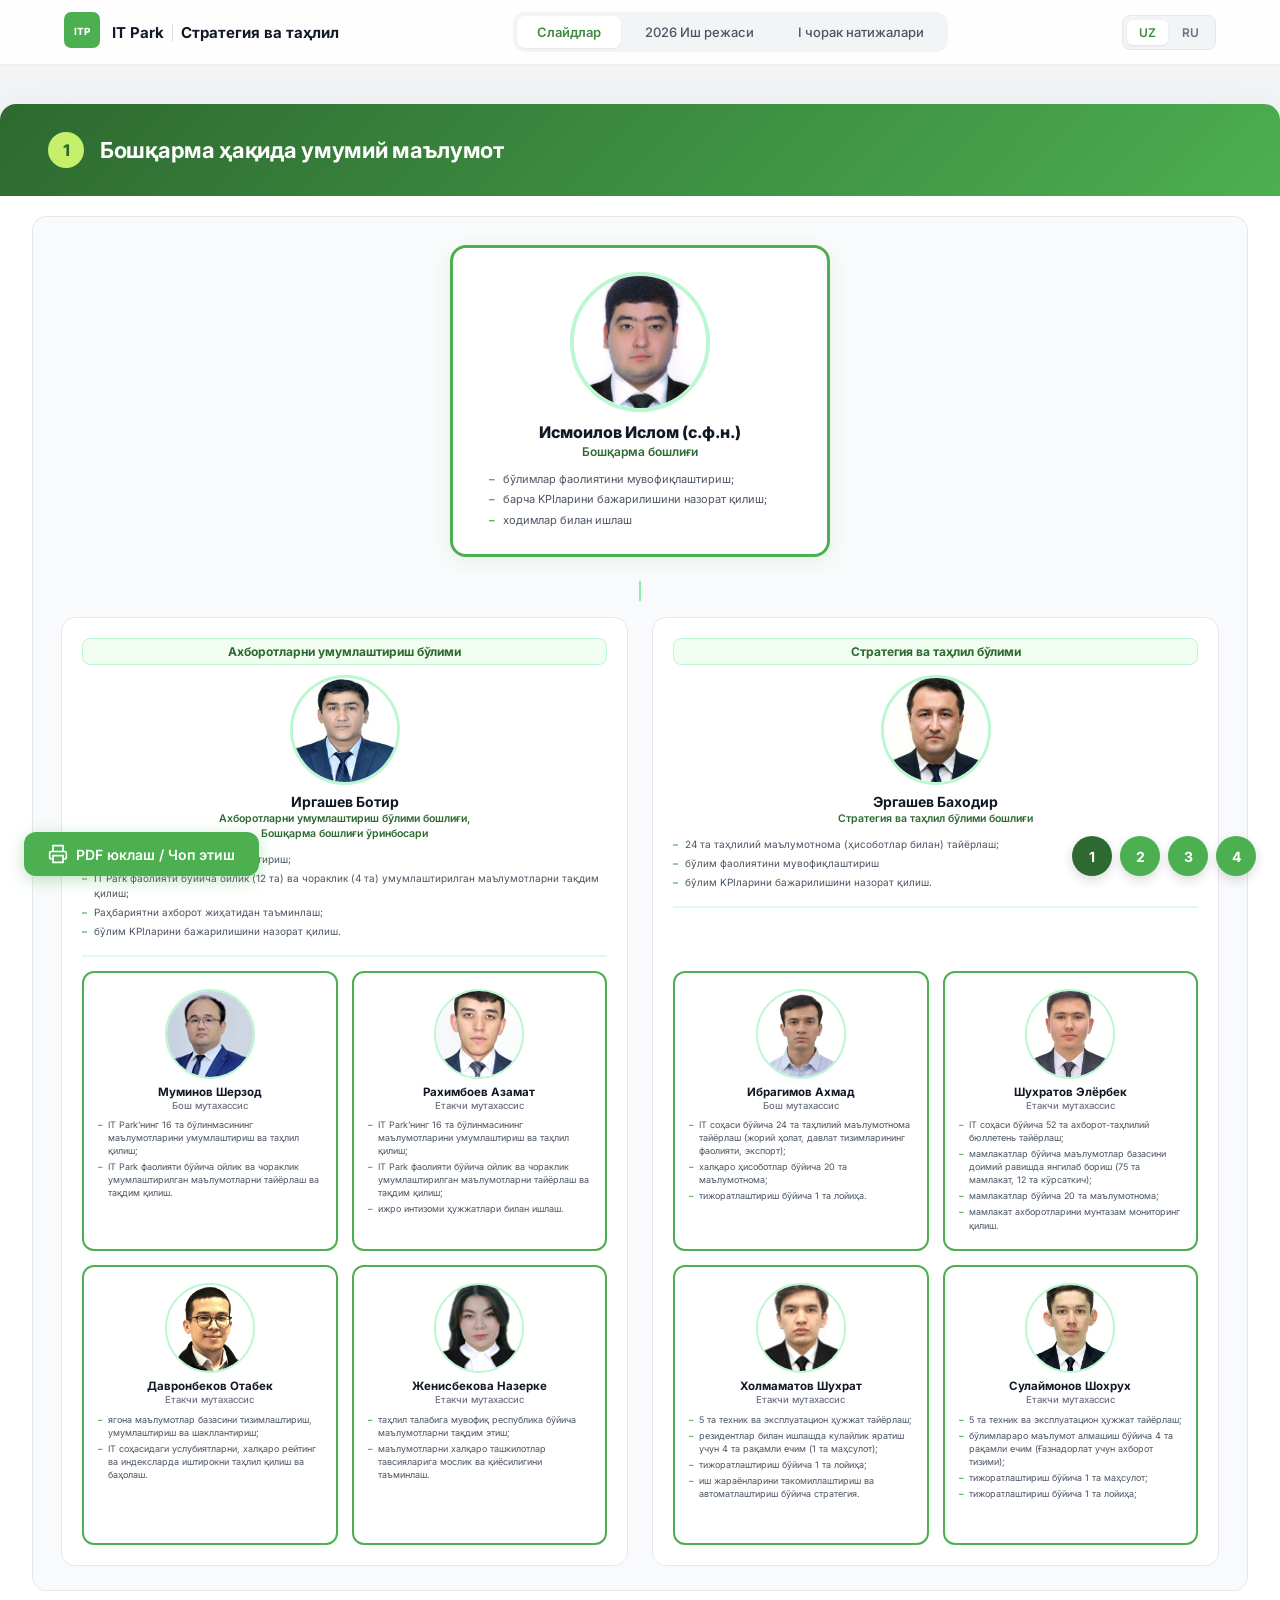
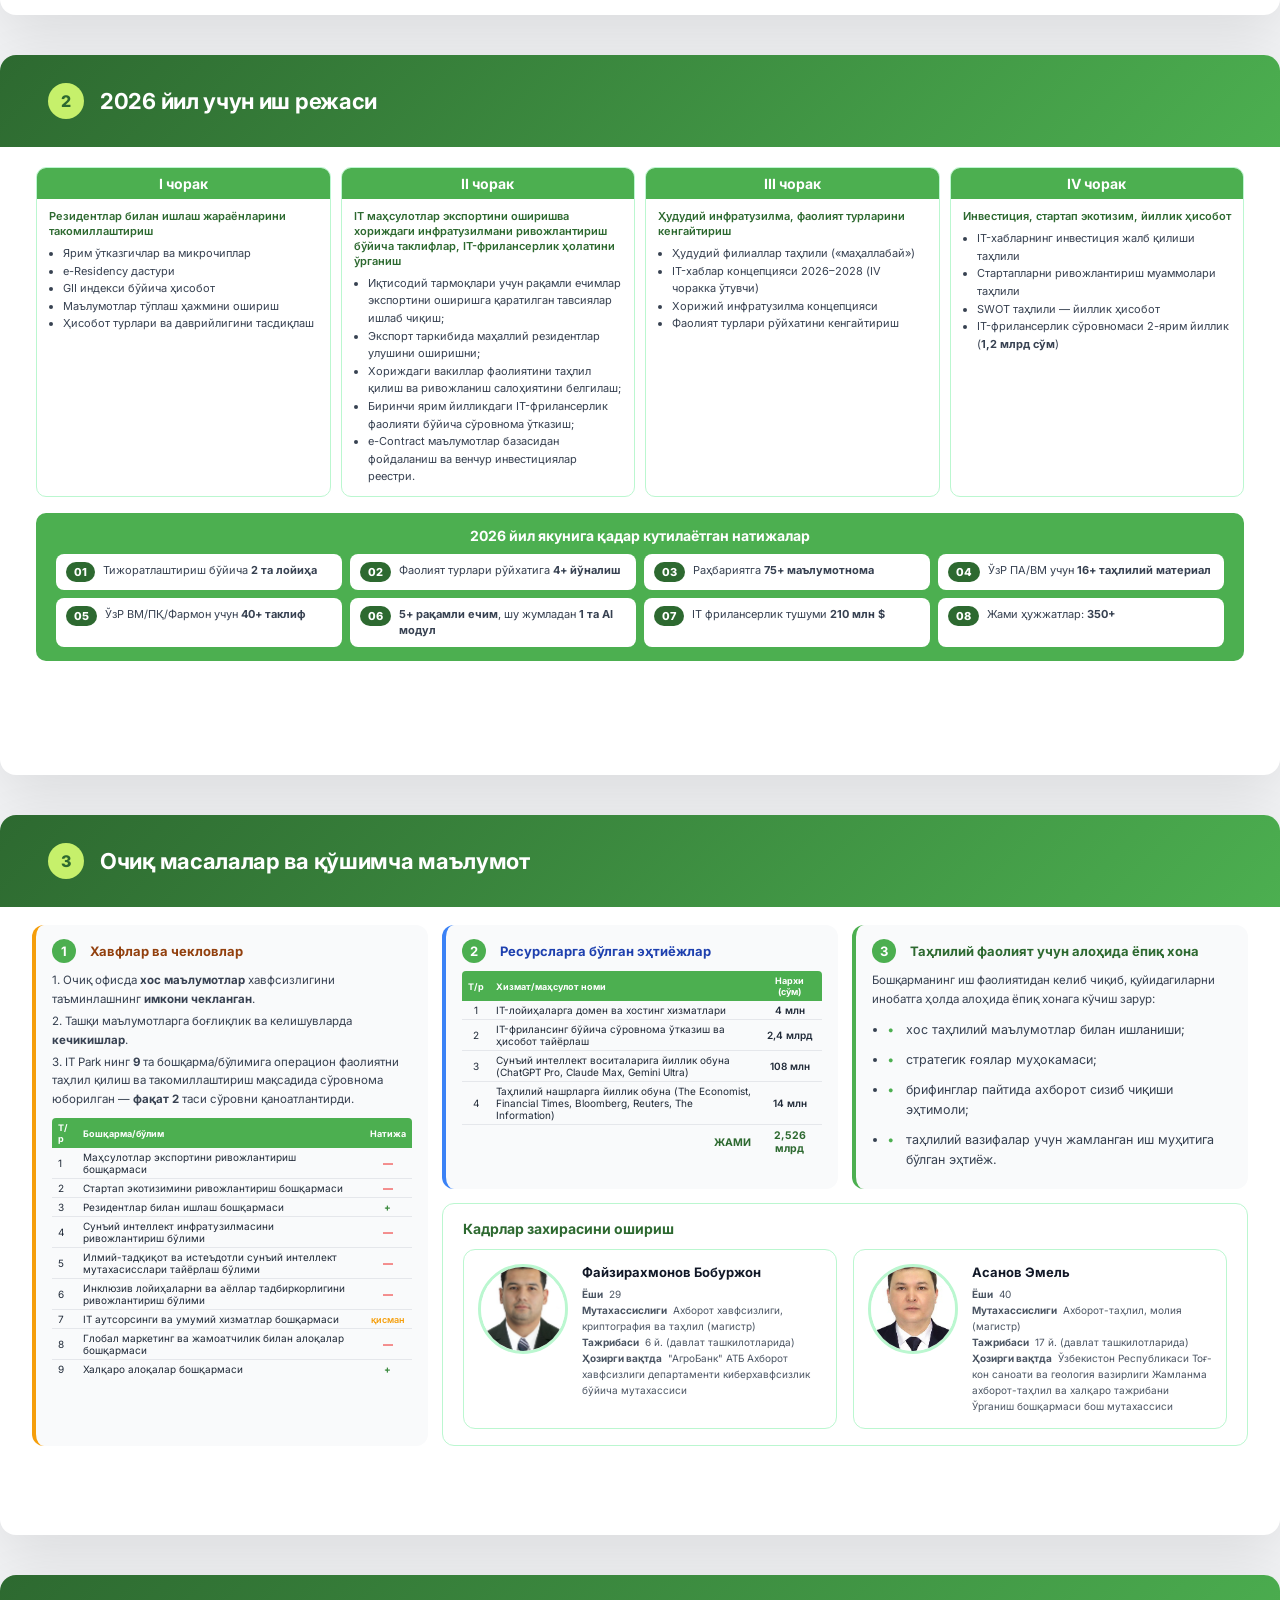
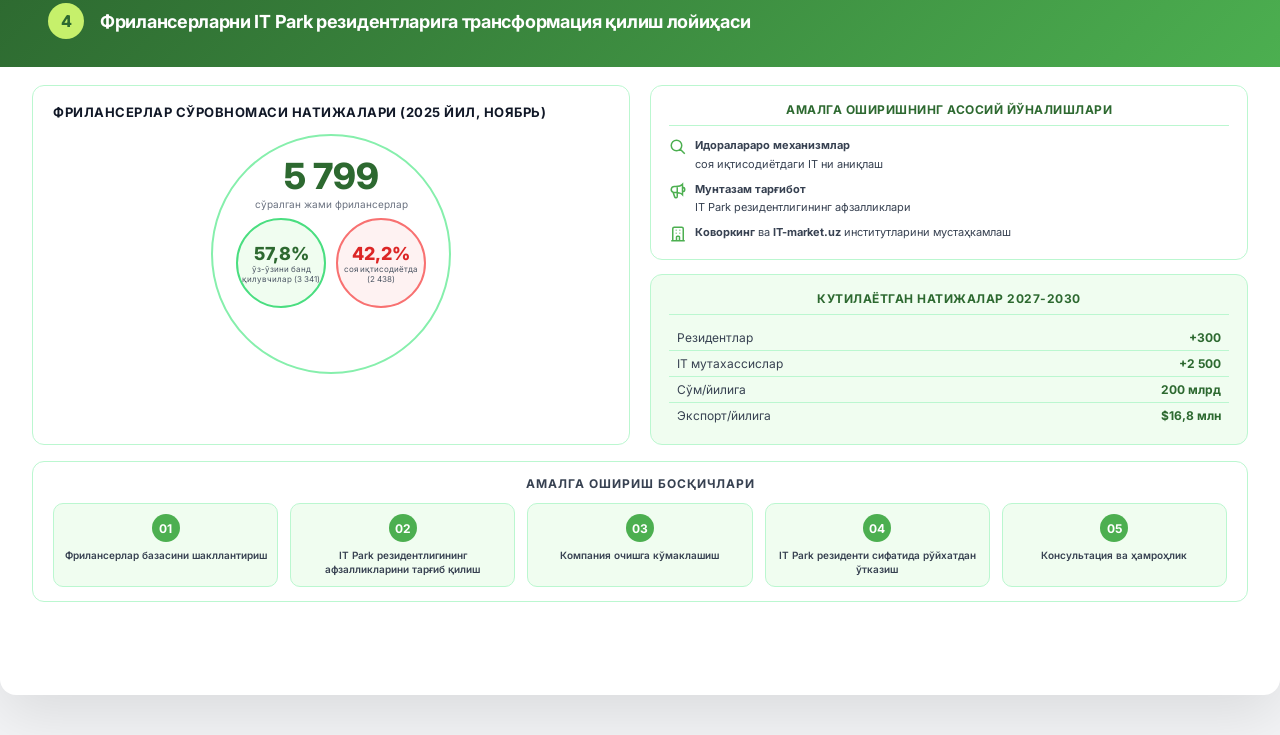
<file: slides.html>
<!DOCTYPE html>
<html lang="uz">
<head>
    <meta charset="UTF-8">
    <meta name="viewport" content="width=device-width, initial-scale=1.0">
    <title>Ахборотларни умумлаштириш ва таҳлил бошқармаси — Презентация 2026</title>
    <link rel="preconnect" href="https://fonts.googleapis.com">
    <link rel="preconnect" href="https://fonts.gstatic.com" crossorigin>
    <link href="https://fonts.googleapis.com/css2?family=Inter:wght@300;400;500;600;700;800;900&display=swap" rel="stylesheet">
    <style>
        *, *::before, *::after { margin: 0; padding: 0; box-sizing: border-box; }

        :root {
            --green-500: #4CAF50;
            --green-600: #3d8b40;
            --green-700: #2d6930;
            --green-50: #f0fdf0;
            --green-100: #dcfce7;
            --green-200: #bbf7d0;
            --green-300: #86efac;
            --green-400: #4ade80;
            --lime: #c6f06b;
            --white: #ffffff;
            --gray-50: #f9fafb;
            --gray-100: #f3f4f6;
            --gray-200: #e5e7eb;
            --gray-300: #d1d5db;
            --gray-400: #9ca3af;
            --gray-500: #6b7280;
            --gray-600: #4b5563;
            --gray-700: #374151;
            --gray-800: #1f2937;
            --gray-900: #111827;
        }

        /* ===== LANGUAGE TOGGLE ===== */
        body.lang-uz .lang-ru { display: none; }
        body.lang-ru .lang-uz { display: none; }

        /* ===== NAV (matching index.html) ===== */
        .nav {
            position: fixed;
            top: 0;
            left: 0;
            right: 0;
            z-index: 1000;
            background: rgba(255,255,255,0.85);
            backdrop-filter: blur(20px);
            -webkit-backdrop-filter: blur(20px);
            border-bottom: 1px solid rgba(0,0,0,0.06);
            transition: all 0.3s ease;
        }

        .nav.scrolled { box-shadow: 0 4px 6px -1px rgba(0,0,0,0.07), 0 2px 4px -2px rgba(0,0,0,0.05); }

        .nav-inner {
            max-width: 1200px;
            margin: 0 auto;
            padding: 0 24px;
            display: flex;
            align-items: center;
            justify-content: space-between;
            height: 64px;
        }

        .nav-logo {
            display: flex;
            align-items: center;
            gap: 12px;
            font-weight: 700;
            font-size: 15px;
            color: var(--gray-900);
        }

        .logo-icon svg { width: 36px; height: 36px; }

        .nav-divider {
            color: var(--gray-300);
            font-weight: 300;
            margin: 0 2px;
        }

        .nav-links {
            display: flex;
            gap: 4px;
            background: var(--gray-100);
            padding: 4px;
            border-radius: 12px;
        }

        .nav-link {
            padding: 8px 20px;
            border-radius: 8px;
            font-size: 13px;
            font-weight: 500;
            color: var(--gray-600);
            text-decoration: none;
            transition: all 0.2s ease;
            white-space: nowrap;
        }

        .nav-link:hover { color: var(--gray-900); }

        .nav-link.active {
            background: var(--white);
            color: var(--green-600);
            box-shadow: 0 1px 2px rgba(0,0,0,0.05);
            font-weight: 600;
        }

        .nav-right {
            display: flex;
            align-items: center;
            gap: 12px;
        }

        .lang-toggle {
            display: flex;
            align-items: center;
            background: var(--gray-100);
            border-radius: 8px;
            padding: 4px;
            gap: 2px;
            border: 1px solid var(--gray-200);
        }

        .lang-toggle button {
            padding: 5px 12px;
            border: none;
            border-radius: 6px;
            font-family: 'Inter', sans-serif;
            font-size: 12px;
            font-weight: 600;
            cursor: pointer;
            transition: all 0.2s ease;
            background: transparent;
            color: var(--gray-500);
        }

        .lang-toggle button.active {
            background: var(--white);
            color: var(--green-600);
            box-shadow: 0 1px 2px rgba(0,0,0,0.08);
        }

        .lang-toggle button:hover:not(.active) {
            color: var(--gray-700);
        }

        html { font-size: 16px; scroll-behavior: smooth; }

        body {
            font-family: 'Inter', -apple-system, BlinkMacSystemFont, sans-serif;
            color: var(--gray-800);
            background: var(--gray-100);
        }

        /* ===== SLIDE LAYOUT ===== */
        .slide {
            width: 1280px;
            min-height: 720px;
            margin: 40px auto;
            background: var(--white);
            border-radius: 16px;
            box-shadow: 0 20px 60px rgba(0,0,0,0.1);
            overflow: hidden;
            position: relative;
            page-break-after: always;
        }

        .slide-header {
            background: linear-gradient(135deg, var(--green-700) 0%, var(--green-500) 100%);
            padding: 28px 48px;
            display: flex;
            align-items: center;
            justify-content: space-between;
        }

        .slide-header h1 {
            color: var(--white);
            font-size: 22px;
            font-weight: 700;
            letter-spacing: -0.3px;
        }

        .slide-header .slide-badge {
            background: rgba(255,255,255,0.2);
            color: var(--white);
            padding: 6px 16px;
            border-radius: 20px;
            font-size: 13px;
            font-weight: 600;
        }

        .slide-header .slide-number {
            background: var(--lime);
            color: var(--green-700);
            width: 36px;
            height: 36px;
            border-radius: 50%;
            display: flex;
            align-items: center;
            justify-content: center;
            font-weight: 800;
            font-size: 16px;
            margin-right: 16px;
            flex-shrink: 0;
        }

        .slide-header-left {
            display: flex;
            align-items: center;
        }

        .slide-body {
            padding: 32px 48px 40px;
        }

        /* ===== SLIDE 1: ORG CHART (LIGHT BACKGROUND) ===== */
        .org-chart {
            background: var(--gray-50);
            border-radius: 14px;
            padding: 28px 28px 24px;
            border: 1px solid var(--gray-200);
        }

        .org-title {
            text-align: center;
            margin-bottom: 20px;
        }

        .org-title h2 {
            color: var(--gray-800);
            font-size: 18px;
            font-weight: 700;
            margin-bottom: 4px;
        }

        .org-title p {
            color: var(--gray-400);
            font-size: 12px;
        }

        /* Head card (top level - Исмоилов) */
        .org-head-wrapper {
            display: flex;
            justify-content: center;
            margin-bottom: 24px;
        }

        .org-card-head {
            background: var(--white);
            border: 3px solid var(--green-500);
            border-radius: 16px;
            padding: 24px 36px;
            text-align: center;
            min-width: 380px;
            box-shadow: 0 4px 16px rgba(76,175,80,0.12);
        }

        .org-card-head .org-photo {
            width: 140px;
            height: 140px;
            border-radius: 50%;
            object-fit: cover;
            border: 4px solid var(--green-200);
            margin: 0 auto 10px;
            display: block;
        }

        .org-card-head .org-name {
            font-size: 16px;
            font-weight: 800;
            color: var(--gray-900);
            margin-bottom: 2px;
        }

        .org-card-head .org-role {
            font-size: 12px;
            color: var(--green-700);
            font-weight: 600;
            margin-bottom: 8px;
            line-height: 1.4;
        }

        .org-card-head .org-duties {
            list-style: none;
            padding: 0;
            text-align: left;
        }

        .org-card-head .org-duties li {
            font-size: 11px;
            color: var(--gray-600);
            padding: 2px 0 2px 14px;
            position: relative;
            line-height: 1.5;
        }

        .org-card-head .org-duties li::before {
            content: '\2013';
            position: absolute;
            left: 0;
            color: var(--green-500);
            font-weight: 700;
        }

        /* Connector line from head to divisions */
        .org-connector {
            display: flex;
            justify-content: center;
            margin-bottom: 16px;
        }

        .org-connector-line {
            width: 2px;
            height: 20px;
            background: var(--green-300);
        }

        /* Division columns */
        .org-divisions {
            display: grid;
            grid-template-columns: 1fr 1fr;
            grid-template-rows: auto auto auto;
            column-gap: 24px;
            row-gap: 0;
        }

        .org-division {
            background: var(--white);
            border-radius: 14px;
            padding: 20px;
            border: 1px solid var(--gray-200);
            grid-row: 1 / 4;
            display: grid;
            grid-template-rows: subgrid;
            align-items: start;
        }

        /* Division head card */
        .org-div-head {
            text-align: center;
            padding-bottom: 14px;
            margin-bottom: 14px;
            border-bottom: 2px solid var(--green-100);
        }

        .org-div-head .org-photo {
            width: 110px;
            height: 110px;
            border-radius: 50%;
            object-fit: cover;
            border: 3px solid var(--green-200);
            margin: 0 auto 8px;
            display: block;
        }

        .org-div-head .org-name {
            font-size: 14px;
            font-weight: 700;
            color: var(--gray-900);
            margin-bottom: 2px;
        }

        .org-div-head .org-role {
            font-size: 10.5px;
            color: var(--green-700);
            font-weight: 600;
            margin-bottom: 8px;
            line-height: 1.4;
        }

        .org-div-head .org-duties {
            list-style: none;
            padding: 0;
            text-align: left;
        }

        .org-div-head .org-duties li {
            font-size: 10px;
            color: var(--gray-600);
            padding: 2px 0 2px 12px;
            position: relative;
            line-height: 1.5;
        }

        .org-div-head .org-duties li::before {
            content: '\2013';
            position: absolute;
            left: 0;
            color: var(--green-500);
            font-weight: 700;
        }

        /* Section divider */
        .org-section-divider {
            display: flex;
            align-items: center;
            gap: 12px;
            margin-bottom: 12px;
        }

        .org-section-divider .line {
            flex: 1;
            height: 1px;
            background: var(--gray-300);
        }

        .org-section-divider span {
            color: var(--green-700);
            font-size: 11px;
            font-weight: 700;
            white-space: nowrap;
            background: var(--green-100);
            padding: 3px 12px;
            border-radius: 6px;
            border: 1px solid var(--green-200);
        }

        /* Staff grid (2x2 under each division head) */
        .org-staff-grid {
            display: grid;
            grid-template-columns: 1fr 1fr;
            grid-auto-rows: 1fr;
            gap: 14px;
            align-self: stretch;
        }

        .org-staff-card {
            background: var(--white);
            border: 2px solid var(--green-500);
            border-radius: 12px;
            padding: 16px 14px;
            text-align: center;
            display: flex;
            flex-direction: column;
        }

        .org-staff-card .org-photo {
            width: 90px;
            height: 90px;
            border-radius: 50%;
            object-fit: cover;
            border: 2px solid var(--green-200);
            margin: 0 auto 6px;
            display: block;
        }

        .org-staff-card .org-name {
            font-size: 11.5px;
            font-weight: 700;
            color: var(--gray-900);
            margin-bottom: 1px;
        }

        .org-staff-card .org-role {
            font-size: 9.5px;
            color: var(--gray-500);
            font-weight: 500;
            margin-bottom: 6px;
        }

        .org-staff-card .org-duties {
            list-style: none;
            padding: 0;
            text-align: left;
        }

        .org-staff-card .org-duties li {
            font-size: 9px;
            color: var(--gray-600);
            padding: 1.5px 0 1.5px 10px;
            position: relative;
            line-height: 1.45;
        }

        .org-staff-card .org-duties li::before {
            content: '\2013';
            position: absolute;
            left: 0;
            color: var(--green-500);
            font-weight: 700;
        }

        /* ===== SLIDE 2: KPI ===== */
        .kpi-section-title {
            font-size: 13px;
            font-weight: 700;
            color: var(--green-700);
            text-transform: uppercase;
            letter-spacing: 0.8px;
            margin-bottom: 12px;
            padding-bottom: 6px;
            border-bottom: 2px solid var(--green-100);
        }

        .kpi-grid {
            display: grid;
            grid-template-columns: 1fr 1fr;
            gap: 16px;
            margin-bottom: 24px;
        }

        .kpi-card {
            background: var(--gray-50);
            border-radius: 10px;
            padding: 14px 18px;
            border: 1px solid var(--gray-200);
        }

        .kpi-card h4 {
            font-size: 12.5px;
            font-weight: 600;
            color: var(--gray-800);
            margin-bottom: 4px;
        }

        .kpi-card .kpi-target {
            font-size: 11.5px;
            color: var(--gray-500);
            margin-bottom: 8px;
        }

        .kpi-progress {
            display: flex;
            align-items: center;
            gap: 8px;
        }

        .kpi-bar {
            flex: 1;
            height: 6px;
            background: var(--gray-200);
            border-radius: 3px;
            overflow: hidden;
        }

        .kpi-bar-fill {
            height: 100%;
            border-radius: 3px;
            transition: width 0.6s ease;
        }

        .kpi-bar-fill.green { background: var(--green-500); }
        .kpi-bar-fill.yellow { background: #f59e0b; }
        .kpi-bar-fill.red { background: #ef4444; }

        .kpi-percent {
            font-size: 12px;
            font-weight: 700;
            min-width: 36px;
            text-align: right;
        }

        .kpi-percent.green { color: var(--green-600); }
        .kpi-percent.yellow { color: #d97706; }

        /* Projects table */
        .projects-table {
            width: 100%;
            border-collapse: collapse;
            font-size: 12px;
            margin-bottom: 24px;
        }

        .projects-table th {
            background: var(--green-500);
            color: white;
            padding: 8px 12px;
            text-align: left;
            font-weight: 600;
            font-size: 11px;
        }

        .projects-table th:first-child { border-radius: 8px 0 0 0; }
        .projects-table th:last-child { border-radius: 0 8px 0 0; }

        .projects-table td {
            padding: 8px 12px;
            border-bottom: 1px solid var(--gray-200);
            color: var(--gray-700);
            font-size: 11.5px;
        }

        .projects-table tr:nth-child(even) td {
            background: var(--gray-50);
        }

        .status-badge {
            display: inline-block;
            padding: 2px 8px;
            border-radius: 10px;
            font-size: 10px;
            font-weight: 600;
        }

        .status-badge.done { background: var(--green-100); color: var(--green-700); }
        .status-badge.progress { background: #fef3c7; color: #92400e; }
        .status-badge.planned { background: var(--gray-100); color: var(--gray-500); }

        .q1-results-grid {
            display: grid;
            grid-template-columns: 1fr 1fr;
            gap: 12px;
            margin-bottom: 20px;
        }

        .q1-result-item {
            display: flex;
            align-items: center;
            gap: 10px;
            padding: 8px 14px;
            background: var(--gray-50);
            border-radius: 8px;
            border: 1px solid var(--gray-200);
        }

        .q1-result-item .q1-num {
            font-size: 20px;
            font-weight: 800;
            color: var(--green-600);
            min-width: 40px;
        }

        .q1-result-item .q1-text {
            font-size: 11.5px;
            color: var(--gray-600);
            line-height: 1.4;
        }

        /* ===== SLIDE 3: OPEN QUESTIONS ===== */
        .issues-grid {
            display: grid;
            grid-template-columns: 1fr;
            gap: 16px;
        }

        .issue-section {
            background: var(--gray-50);
            border-radius: 12px;
            padding: 18px 22px;
            border-left: 4px solid;
        }

        .issue-section.questions { border-left-color: var(--green-500); }
        .issue-section.risks { border-left-color: #f59e0b; }
        .issue-section.needs { border-left-color: #3b82f6; }

        .issue-section h3 {
            font-size: 14px;
            font-weight: 700;
            margin-bottom: 10px;
            display: flex;
            align-items: center;
            gap: 8px;
        }

        .issue-section.questions h3 { color: var(--green-700); }
        .issue-section.risks h3 { color: #92400e; }
        .issue-section.needs h3 { color: #1e40af; }

        .issue-section ul {
            list-style: none;
            padding: 0;
        }

        .issue-section ul li {
            font-size: 12.5px;
            color: var(--gray-700);
            padding: 5px 0 5px 18px;
            position: relative;
            line-height: 1.6;
        }

        .issue-section.questions ul li::before {
            content: '\2022';
            position: absolute;
            left: 0;
            font-weight: 800;
            color: var(--green-500);
        }

        .issue-section.risks ul li::before {
            content: '!';
            position: absolute;
            left: 2px;
            font-weight: 800;
            color: #f59e0b;
        }

        .issue-section.needs ul li::before {
            content: '+';
            position: absolute;
            left: 0;
            font-weight: 800;
            color: #3b82f6;
            font-size: 14px;
        }

        .budget-breakdown {
            margin-top: 4px;
            padding-left: 12px;
            font-size: 11px;
            color: var(--gray-500);
            line-height: 1.7;
        }

        /* Print / PDF button */
        .print-btn {
            position: fixed;
            bottom: 24px;
            left: 24px;
            display: flex;
            align-items: center;
            gap: 8px;
            background: var(--green-500);
            color: white;
            border: none;
            padding: 12px 24px;
            border-radius: 12px;
            font-family: 'Inter', sans-serif;
            font-size: 14px;
            font-weight: 600;
            cursor: pointer;
            box-shadow: 0 4px 16px rgba(76,175,80,0.35);
            transition: all 0.2s;
            z-index: 100;
        }

        .print-btn:hover {
            background: var(--green-600);
            transform: translateY(-2px);
            box-shadow: 0 6px 20px rgba(76,175,80,0.4);
        }

        .print-btn svg { flex-shrink: 0; }

        /* Nav between slides */
        .slides-nav {
            position: fixed;
            bottom: 24px;
            right: 24px;
            display: flex;
            gap: 8px;
            z-index: 100;
        }

        .slides-nav a {
            width: 40px;
            height: 40px;
            background: var(--green-500);
            color: white;
            border-radius: 50%;
            display: flex;
            align-items: center;
            justify-content: center;
            text-decoration: none;
            font-weight: 700;
            font-size: 14px;
            box-shadow: 0 4px 12px rgba(0,0,0,0.15);
            transition: transform 0.2s;
        }

        .slides-nav a:hover { transform: scale(1.1); }
        .slides-nav a.active { background: var(--green-700); }

        /* Print styles */
        @media print {
            body {
                background: white;
                margin: 0;
                padding: 0;
            }

            .slide {
                box-shadow: none;
                margin: 0;
                padding: 0;
                border-radius: 0;
                page-break-after: always;
                page-break-inside: avoid;
                width: 297mm;
                min-height: 209mm;
                overflow: hidden;
            }

            .slide:last-child {
                page-break-after: auto;
            }

            .slide-header {
                padding: 20px 36px;
                -webkit-print-color-adjust: exact;
                print-color-adjust: exact;
            }

            .slide-body {
                padding: 24px 36px 28px;
            }

            .slides-nav,
            .print-btn,
            .nav,
            .lang-toggle,
            div[style*="height:64px"] {
                display: none !important;
            }

            .org-chart, .org-card-head, .org-div-head, .org-staff-card,
            .kpi-card, .kpi-bar-fill,
            .issue-section, .q1-result-item,
            .status-badge, .projects-table th,
            .projects-table tr:nth-child(even) td,
            .org-section-divider span, .org-division {
                -webkit-print-color-adjust: exact;
                print-color-adjust: exact;
            }

            .org-card-head .org-photo,
            .org-div-head .org-photo,
            .org-staff-card .org-photo {
                -webkit-print-color-adjust: exact;
                print-color-adjust: exact;
            }
        }

        @page {
            size: A4 landscape;
            margin: 0;
        }
    </style>
</head>
<body class="lang-uz">

<!-- Navigation (same as index.html) -->
<nav class="nav" id="nav">
    <div class="nav-inner">
        <div class="nav-logo">
            <div class="logo-icon">
                <svg viewBox="0 0 40 40" fill="none">
                    <rect width="40" height="40" rx="8" fill="#4CAF50"/>
                    <text x="50%" y="55%" dominant-baseline="middle" text-anchor="middle" fill="white" font-size="11" font-weight="800" font-family="Inter, sans-serif">ITP</text>
                </svg>
            </div>
            <span>IT Park <span class="nav-divider">|</span> <span class="lang-uz">Стратегия ва таҳлил</span><span class="lang-ru">Стратегия и анализ</span></span>
        </div>
        <div class="nav-links">
            <a href="slides.html" class="nav-link active"><span class="lang-uz">Слайдлар</span><span class="lang-ru">Слайды</span></a>
            <a href="index.html#plan" class="nav-link"><span class="lang-uz">2026 Иш режаси</span><span class="lang-ru">2026 Рабочий план</span></a>
            <a href="index.html#q1" class="nav-link"><span class="lang-uz">I чорак натижалари</span><span class="lang-ru">Итоги I квартала</span></a>
        </div>
        <div class="nav-right">
            <div class="lang-toggle">
                <button id="lang-uz-btn" class="active" onclick="setLang('uz')">UZ</button>
                <button id="lang-ru-btn" onclick="setLang('ru')">RU</button>
            </div>
        </div>
    </div>
</nav>

<div style="height:64px;"></div>

<!-- Print / Download PDF Button -->
<button class="print-btn" onclick="window.print()">
    <svg width="20" height="20" viewBox="0 0 24 24" fill="none" stroke="currentColor" stroke-width="2"><path d="M6 9V2h12v7M6 18H4a2 2 0 01-2-2v-5a2 2 0 012-2h16a2 2 0 012 2v5a2 2 0 01-2 2h-2M6 14h12v8H6z"/></svg>
    <span class="lang-uz">PDF юклаш / Чоп этиш</span><span class="lang-ru">Скачать PDF / Печать</span>
</button>

<!-- Slide Navigation -->
<div class="slides-nav">
    <a href="#slide1" class="active">1</a>
    <a href="#slide2">2</a>
    <a href="#slide3">3</a>
    <a href="#slide4">4</a>
</div>

<!-- ================================================================ -->
<!-- SLIDE 1: ORG CHART -->
<!-- ================================================================ -->
<div class="slide" id="slide1">
    <div class="slide-header">
        <div class="slide-header-left">
            <div class="slide-number">1</div>
            <h1><span class="lang-uz">Бошқарма ҳақида умумий маълумот</span><span class="lang-ru">Общая информация о департаменте</span></h1>
        </div>
    </div>

    <div class="slide-body" style="padding: 20px 32px 24px;">
        <div class="org-chart">
            <!-- TOP LEVEL: Исмоилов Ислом -->
            <div class="org-head-wrapper">
                <div class="org-card-head">
                    <img src="sources/islam.png" alt="Исмоилов Ислом" class="org-photo">
                    <div class="org-name"><span class="lang-uz">Исмоилов Ислом (с.ф.н.)</span><span class="lang-ru">Исмоилов Ислом (к.п.н.)</span></div>
                    <div class="org-role"><span class="lang-uz">Бошқарма бошлиғи</span><span class="lang-ru">Начальник Управления</span></div>
                    <ul class="org-duties">
                        <li><span class="lang-uz">бўлимлар фаолиятини мувофиқлаштириш;</span><span class="lang-ru">координация деятельности отделов;</span></li>
                        <li><span class="lang-uz">барча KPIларини бажарилишини назорат қилиш;</span><span class="lang-ru">контроль за исполнением всех KPI;</span></li>
                        <li><span class="lang-uz">ходимлар билан ишлаш</span><span class="lang-ru">работа с сотрудниками</span></li>
                    </ul>
                </div>
            </div>

            <!-- Connector line -->
            <div class="org-connector">
                <div class="org-connector-line"></div>
            </div>

            <!-- Two divisions side by side -->
            <div class="org-divisions">
                <!-- LEFT: Отдел свода информации -->
                <div class="org-division">
                    <div style="text-align: center; font-size: 12px; font-weight: 700; color: var(--green-700); background: var(--green-50); border: 1px solid var(--green-200); border-radius: 8px; padding: 5px 10px; margin-bottom: 10px;">
                        <span class="lang-uz">Ахборотларни умумлаштириш бўлими</span>
                        <span class="lang-ru">Отдел свода информации</span>
                    </div>
                    <!-- Division head: Ботир -->
                    <div class="org-div-head">
                        <img src="sources/botir.png" alt="Иргашев Ботир" class="org-photo">
                        <div class="org-name">Иргашев Ботир</div>
                        <div class="org-role"><span class="lang-uz">Ахборотларни умумлаштириш бўлими бошлиғи,<br>Бошқарма бошлиғи ўринбосари</span><span class="lang-ru">Начальник отдела свода информации,<br>зам. начальника Управления</span></div>
                        <ul class="org-duties">
                            <li><span class="lang-uz">бўлим фаолиятини мувофиқлаштириш;</span><span class="lang-ru">координация деятельности отдела;</span></li>
                            <li><span class="lang-uz">IT Park фаолияти бўйича ойлик (12 та) ва чораклик (4 та) умумлаштирилган маълумотларни тақдим қилиш;</span><span class="lang-ru">представление ежемесячной (12) и квартальной (4) сводной информации по деятельности IT Park;</span></li>
                            <li><span class="lang-uz">Раҳбариятни ахборот жиҳатидан таъминлаш;</span><span class="lang-ru">информационное сопровождение руководства;</span></li>
                            <li><span class="lang-uz">бўлим KPIларини бажарилишини назорат қилиш.</span><span class="lang-ru">контроль за исполнением KPI отдела.</span></li>
                        </ul>
                    </div>

                    <div class="org-staff-grid">
                        <div class="org-staff-card">
                            <img src="sources/sherzod.png" alt="Муминов Шерзод" class="org-photo">
                            <div class="org-name">Муминов Шерзод</div>
                            <div class="org-role"><span class="lang-uz">Бош мутахассис</span><span class="lang-ru">Главный специалист</span></div>
                            <ul class="org-duties">
                                <li><span class="lang-uz">IT Park’нинг 16 та бўлинмасининг маълумотларини умумлаштириш ва таҳлил қилиш;</span><span class="lang-ru">свод данных от 16 подразделений IT Park</span></li>
                                <li><span class="lang-uz">IT Park фаолияти бўйича ойлик ва чораклик умумлаштирилган маълумотларни тайёрлаш ва тақдим қилиш.</span><span class="lang-ru">ежемесячные и квартальные сводные отчёты</span></li>
                            </ul>
                        </div>
                        <div class="org-staff-card">
                            <img src="sources/azamat.png" alt="Рахимбоев Азамат" class="org-photo">
                            <div class="org-name">Рахимбоев Азамат</div>
                            <div class="org-role"><span class="lang-uz">Етакчи мутахассис</span><span class="lang-ru">Ведущий специалист</span></div>
                            <ul class="org-duties">
                                <li><span class="lang-uz">IT Park’нинг 16 та бўлинмасининг маълумотларини умумлаштириш ва таҳлил қилиш;</span><span class="lang-ru">свод данных от 16 подразделений IT Park</span></li>
                                <li><span class="lang-uz">IT Park фаолияти бўйича ойлик ва чораклик умумлаштирилган маълумотларни тайёрлаш ва тақдим қилиш;</span><span class="lang-ru">ежемесячные и квартальные сводные отчёты;</span></li>
                                <li><span class="lang-uz">ижро интизоми ҳужжатлари билан ишлаш.</span><span class="lang-ru">работа с документами исполнительной дисциплины.</span></li>
                            </ul>
                        </div>
                        <div class="org-staff-card">
                            <img src="sources/otabek.JPG" alt="Давронбеков Отабек" class="org-photo">
                            <div class="org-name">Давронбеков Отабек</div>
                            <div class="org-role"><span class="lang-uz">Етакчи мутахассис</span><span class="lang-ru">Ведущий специалист</span></div>
                            <ul class="org-duties">
                                <li><span class="lang-uz">ягона маълумотлар базасини тизимлаштириш, умумлаштириш ва шакллантириш;</span><span class="lang-ru">единый банк данных: систематизация и формирование</span></li>
                                <li><span class="lang-uz">IT соҳасидаги услубиятларни, халқаро рейтинг ва индексларда иштирокни таҳлил қилиш ва баҳолаш.</span><span class="lang-ru">международные рейтинги и индексы</span></li>
                            </ul>
                        </div>
                        <div class="org-staff-card">
                            <img src="sources/nazerke.png" alt="Женисбекова Назерке" class="org-photo">
                            <div class="org-name">Женисбекова Назерке</div>
                            <div class="org-role"><span class="lang-uz">Етакчи мутахассис</span><span class="lang-ru">Ведущий специалист</span></div>
                            <ul class="org-duties">
                                <li><span class="lang-uz">таҳлил талабига мувофиқ республика бўйича маълумотларни тақдим этиш;</span><span class="lang-ru">подборка информации РУз по требованиям анализа</span></li>
                                <li><span class="lang-uz">маълумотларни халқаро ташкилотлар тавсияларига мослик ва қиёсилигини таъминлаш.</span><span class="lang-ru">данные рекомендациям международных организаций</span></li>
                            </ul>
                        </div>
                    </div>
                </div>

                <!-- RIGHT: Отдел стратегии и анализа -->
                <div class="org-division">
                    <div style="text-align: center; font-size: 12px; font-weight: 700; color: var(--green-700); background: var(--green-50); border: 1px solid var(--green-200); border-radius: 8px; padding: 5px 10px; margin-bottom: 10px;">
                        <span class="lang-uz">Стратегия ва таҳлил бўлими</span>
                        <span class="lang-ru">Отдел стратегии и анализа</span>
                    </div>
                    <!-- Division head: Баходир -->
                    <div class="org-div-head">
                        <img src="sources/baxodir.png" alt="Эргашев Баходир" class="org-photo">
                        <div class="org-name">Эргашев Баходир</div>
                        <div class="org-role"><span class="lang-uz">Стратегия ва таҳлил бўлими бошлиғи</span><span class="lang-ru">Начальник отдела стратегии и анализа</span></div>
                        <ul class="org-duties">
                            <li><span class="lang-uz">24 та таҳлилий маълумотнома (ҳисоботлар билан) тайёрлаш;</span><span class="lang-ru">24 аналитических записки (с отчётами) подготовка</span></li>
                            <li><span class="lang-uz">бўлим фаолиятини мувофиқлаштириш</span><span class="lang-ru">координация деятельности отдела</span></li>
                            <li><span class="lang-uz">бўлим KPIларини бажарилишини назорат қилиш.</span><span class="lang-ru">контроль за исполнением KPI отдела.</span></li>
                        </ul>
                    </div>

                    <div class="org-staff-grid">
                        <div class="org-staff-card">
                            <img src="sources/axmad.JPG" alt="Ибрагимов Ахмад" class="org-photo">
                            <div class="org-name">Ибрагимов Ахмад</div>
                            <div class="org-role"><span class="lang-uz">Бош мутахассис</span><span class="lang-ru">Главный специалист</span></div>
                            <ul class="org-duties">
                                <li><span class="lang-uz">IT соҳаси бўйича 24 та таҳлилий маълумотнома тайёрлаш (жорий ҳолат, давлат тизимларининг фаолияти, экспорт);</span><span class="lang-ru">24 ИАЗ по IT (текущее состояние, деятельность гос. сектора, экспорт)</span></li>
                                <li><span class="lang-uz">халқаро ҳисоботлар бўйича 20 та маълумотнома;</span><span class="lang-ru">20 справок по межд. отчетам</span></li>
                                <li><span class="lang-uz">тижоратлаштириш бўйича 1 та лойиҳа.</span><span class="lang-ru">1 проект по коммерциализации</span></li>
                            </ul>
                        </div>
                        <div class="org-staff-card">
                            <img src="sources/elyor.JPG" alt="Шухратов Элёрбек" class="org-photo">
                            <div class="org-name">Шухратов Элёрбек</div>
                            <div class="org-role"><span class="lang-uz">Етакчи мутахассис</span><span class="lang-ru">Ведущий специалист</span></div>
                            <ul class="org-duties">
                                <li><span class="lang-uz">IT соҳаси бўйича 52 та ахборот-таҳлилий бюллетень тайёрлаш;</span><span class="lang-ru">52 подборки новостей, анализ IT сектора (бюллетень)</span></li>
                                <li><span class="lang-uz">мамлакатлар бўйича маълумотлар базасини доимий равишда янгилаб бориш (75 та мамлакат, 12 та кўрсаткич);</span><span class="lang-ru">обновление базы страновой информации (12 инд. по 75 странам)</span></li>
                                <li><span class="lang-uz">мамлакатлар бўйича 20 та маълумотнома;</span><span class="lang-ru">20 страновых справок;</span></li>
                                <li><span class="lang-uz">мамлакат ахборотларини мунтазам мониторинг қилиш.</span><span class="lang-ru">регулярный мониторинг информации по странам.</span></li>
                            </ul>
                        </div>
                        <div class="org-staff-card">
                            <img src="sources/shuxrat.png" alt="Холмаматов Шухрат" class="org-photo">
                            <div class="org-name">Холмаматов Шухрат</div>
                            <div class="org-role"><span class="lang-uz">Етакчи мутахассис</span><span class="lang-ru">Ведущий специалист</span></div>
                            <ul class="org-duties">
                                <li><span class="lang-uz">5 та техник ва эксплуатацион ҳужжат тайёрлаш;</span><span class="lang-ru">5 технических и эксплуатационных документаций</span></li>
                                <li><span class="lang-uz">резидентлар билан ишлашда кулайлик яратиш учун 4 та рақамли ечим (1 та маҳсулот);</span><span class="lang-ru">4 цифровых решения для работы с резидентами</span></li>
                                <li><span class="lang-uz">тижоратлаштириш бўйича 1 та лойиҳа;</span><span class="lang-ru">1 проект по коммерциализации;</span></li>
                                <li><span class="lang-uz">иш жараёнларини такомиллаштириш ва автоматлаштириш бўйича стратегия.</span><span class="lang-ru">стратегия цифровизации и оптимизации</span></li>
                            </ul>
                        </div>
                        <div class="org-staff-card">
                            <img src="sources/shoxrux.jpg" alt="Сулаймонов Шохрух" class="org-photo">
                            <div class="org-name">Сулаймонов Шохрух</div>
                            <div class="org-role"><span class="lang-uz">Етакчи мутахассис</span><span class="lang-ru">Ведущий специалист</span></div>
                            <ul class="org-duties">
                                <li><span class="lang-uz">5 та техник ва эксплуатацион ҳужжат тайёрлаш;</span><span class="lang-ru">5 технических и эксплуатационных документаций</span></li>
                                <li><span class="lang-uz">бўлимлараро маълумот алмашиш бўйича 4 та рақамли ечим (Ғазнадорлат учун ахборот тизими);</span><span class="lang-ru">4 цифровых решения по обмену информацией между отделами</span></li>
                                <li><span class="lang-uz">тижоратлаштириш бўйича 1 та маҳсулот;</span><span class="lang-ru">1 продукт по коммерциализации;</span></li>
                                <li><span class="lang-uz">тижоратлаштириш бўйича 1 та лойиҳа;</span><span class="lang-ru">1 проект по коммерциализации;</span></li>
                            </ul>
                        </div>
                    </div>
                </div>
            </div>
        </div>
    </div>
</div>

<!-- ================================================================ -->
<!-- SLIDE 1B: БОШҚАРМА ФАОЛИЯТИГА БЎЛГАН ЭҲТИЁЖНИ ТАСДИҚЛОВЧИ ОМИЛЛАР -->
<!-- ================================================================ -->
<div class="slide" id="slide1b" style="display: none;">
    <div class="slide-header">
        <div class="slide-header-left">
            <h1 style="font-size: 20px; line-height: 1.3;"><span class="lang-uz">Бошқарма фаолиятига бўлган эҳтиёжни тасдиқловчи омиллар</span><span class="lang-ru">Факторы, подтверждающие необходимость деятельности Управления</span></h1>
        </div>
    </div>

    <div class="slide-body" style="padding: 20px 32px 24px;">
        <div style="display: grid; grid-template-columns: 1fr 1fr; gap: 20px; height: 100%;">

            <!-- LEFT COLUMN -->
            <div style="display: flex; flex-direction: column; gap: 16px;">

                <!-- e-Contract section -->
                <div style="background: var(--white); border: 1.5px solid var(--green-200); border-radius: 12px; padding: 18px 20px; flex: 1;">
                    <div style="font-size: 13px; font-weight: 700; color: var(--green-700); text-align: center; margin-bottom: 10px; padding-bottom: 8px; border-bottom: 1.5px solid var(--green-200);">
                        <span class="lang-uz">e-Contract тизимида аниқланган хатарли ҳолатлар</span>
                        <span class="lang-ru">Выявленные риски в системе e-Contract</span>
                    </div>
                    <div style="font-size: 10.5px; color: var(--gray-700); line-height: 1.65; text-align: justify;">
                        <p style="margin-bottom: 8px;">
                            <span class="lang-uz">Резидентларнинг риск-скринингни ва скорингини идоралараро амалга оширишмеханизми <strong>мавжуд эмаслиги</strong> сабабли, <strong>E-contract</strong> тизиминнинг дастлабки маълумотлари IT фаолиятига оид қуйидаги <strong>хавфлар</strong> ва <strong>муаммоларни</strong> назарда тутмоқда:</span>
                            <span class="lang-ru">Из-за отсутствия механизма межведомственного риск-скрининга и скоринга резидентов, первичные данные системы <strong>E-contract</strong> выявляют следующие <strong>риски</strong> и <strong>проблемы</strong>:</span>
                        </p>
                        <ul style="list-style: disc; padding-left: 16px; margin-bottom: 8px;">
                            <li style="margin-bottom: 4px;">
                                <span class="lang-uz">Россиянинг <strong>7</strong> та йирик ҳамкори <strong>OFAC SDN</strong> рўйхатидаги шахслар/ташкилотлар билан бевосита алоқадор. Бу борада <strong>CIVIC AVIATION</strong> компаниясининг «Импорт ўрнини босиш тармоқ маркази» билан тузган <strong>12,4 млн долларлик</strong> шартномаси энг хавфли ҳисобланади.</span>
                                <span class="lang-ru">7 крупных партнёров России напрямую связаны с лицами/организациями из списка <strong>OFAC SDN</strong>. Контракт <strong>CIVIC AVIATION</strong> на <strong>$12,4 млн</strong> является наиболее рискованным.</span>
                            </li>
                            <li>
                                <span class="lang-uz"><strong>Реэкспорт хавфи мисоллари:</strong> «<strong>SHARQ IT LAB</strong>» компанияси аниқ операцияларсиз ўзи импорт қилаётган IT хизматларини баравирига экспорт қилиш бўйича <strong>1220</strong> тадан зиёд шартномаси мавжуд; «<strong>ALLADYN TRAVEL TECHNOLOGIES</strong>» компанияси <strong>2,7 млн евро</strong> даромадга нисбатан <strong>237 млн долларлик</strong> шартномалар тузган ва ҳ.к.</span>
                                <span class="lang-ru"><strong>Примеры реэкспортных рисков:</strong> «<strong>SHARQ IT LAB</strong>» имеет более <strong>1220</strong> контрактов; «<strong>ALLADYN TRAVEL TECHNOLOGIES</strong>» заключила контракты на <strong>$237 млн</strong> при выручке <strong>€2,7 млн</strong>.</span>
                            </li>
                        </ul>
                    </div>
                </div>

                <!-- IT Park фаолияти кўрсаткичлари section -->
                <div style="background: var(--green-50); border: 1.5px solid var(--green-200); border-radius: 12px; padding: 18px 20px;">
                    <div style="font-size: 13px; font-weight: 700; color: var(--green-700); text-align: center; margin-bottom: 10px; padding-bottom: 8px; border-bottom: 1.5px solid var(--green-200);">
                        <span class="lang-uz">IT Park фаолияти кўрсаткичларидаги муҳим жиҳатлар</span>
                        <span class="lang-ru">Важные аспекты показателей деятельности IT Park</span>
                    </div>
                    <div style="font-size: 10.5px; color: var(--gray-700); line-height: 1.65;">
                        <p style="margin-bottom: 4px;"><span class="lang-uz"><strong>1. Ҳаддан ташқари юқори концентрация:</strong></span><span class="lang-ru"><strong>1. Чрезмерная концентрация:</strong></span></p>
                        <p style="margin-bottom: 8px; padding-left: 14px;"><span class="lang-uz">резидентларнинг атиги <strong>0,8%</strong> пул айланмасининг <strong>50%</strong> ташкил этади.</span><span class="lang-ru">всего <strong>0,8%</strong> резидентов составляют <strong>50%</strong> оборота.</span></p>

                        <p style="margin-bottom: 4px;"><span class="lang-uz"><strong>2. ВРО экспорти АҚШга ўта қарам:</strong></span><span class="lang-ru"><strong>2. Экспорт ВРО чрезмерно зависим от США:</strong></span></p>
                        <p style="margin-bottom: 8px; padding-left: 14px;"><span class="lang-uz">маҳаллий резидентларнинг умумий экспорт ҳажминнинг <strong>63,4%</strong> АҚШнинг ўзигагина йўналтирилган.</span><span class="lang-ru"><strong>63,4%</strong> общего экспорта направлено только в США.</span></p>

                        <p style="margin-bottom: 4px;"><span class="lang-uz"><strong>3. Давлат буюртмалари:</strong></span><span class="lang-ru"><strong>3. Госзаказы:</strong></span></p>
                        <p style="margin-bottom: 8px; padding-left: 14px;"><span class="lang-uz"><strong>83%</strong> фақат <strong>1</strong> та корхона томонидан бажарилади.</span><span class="lang-ru"><strong>83%</strong> выполняется только <strong>1</strong> предприятием.</span></p>

                        <p style="margin-bottom: 4px;"><span class="lang-uz"><strong>4. Офшор ҳудудларга экспорт ўсиш тенденцияси ортган:</strong></span><span class="lang-ru"><strong>4. Рост экспорта в офшорные зоны:</strong></span></p>
                        <p style="padding-left: 14px;"><span class="lang-uz">Кипр – <strong>4,6</strong> дан <strong>43,9 млн</strong> АҚШ долларигача, Гонконг – <strong>6,0</strong> дан <strong>15,8 млн</strong> АҚШ долларигача ошган.</span><span class="lang-ru">Кипр — с <strong>4,6</strong> до <strong>$43,9 млн</strong>, Гонконг — с <strong>6,0</strong> до <strong>$15,8 млн</strong>.</span></p>
                    </div>
                </div>
            </div>

            <!-- RIGHT COLUMN -->
            <div style="background: var(--white); border: 1.5px solid var(--green-200); border-radius: 12px; padding: 18px 20px;">
                <div style="font-size: 13px; font-weight: 700; color: var(--green-700); text-align: center; margin-bottom: 10px; padding-bottom: 8px; border-bottom: 1.5px solid var(--green-200);">
                    <span class="lang-uz">Асоссиз маълумотлардан фойдаланиш мисоллари</span>
                    <span class="lang-ru">Примеры использования необоснованных данных</span>
                </div>
                <div style="font-size: 10.5px; color: var(--gray-700); line-height: 1.65; text-align: justify;">

                    <p style="margin-bottom: 6px;"><strong>1.</strong> <span class="lang-uz">«Стартап экотизимини ривожлантириш доирасида АҚШ компаниялари билан ҳамкорлик юзасидан» маълумотномадан иқтибослар:</span><span class="lang-ru">Цитаты из справки «О сотрудничестве с компаниями США в рамках развития стартап-экосистемы»:</span></p>
                    <ul style="list-style: disc; padding-left: 16px; margin-bottom: 12px;">
                        <li style="margin-bottom: 4px;"><span class="lang-uz"><strong>157</strong> дан ортиқ стартаплар <strong>400 млн АҚШ доллардан</strong> ортиқ миқдорда венчур инвестиция жалб қилди;</span><span class="lang-ru">более <strong>157</strong> стартапов привлекли более <strong>$400 млн</strong> венчурных инвестиций;</span></li>
                        <li style="margin-bottom: 4px;"><span class="lang-uz"><strong>TASS Vision</strong> стартапи <strong>1,3 млн евро</strong> миқдорида халқаро инвестиция жалб қилди.</span><span class="lang-ru">стартап <strong>TASS Vision</strong> привлёк <strong>€1,3 млн</strong> международных инвестиций.</span></li>
                        <li><span class="lang-uz"><strong>12</strong> ой ичида маҳаллий стартаплар «<strong>VR Capital</strong>», «<strong>inSight Ventures</strong>», «<strong>Avenue Growth Partners</strong>», «<strong>DST Global Partners</strong>» ва «<strong>Goodwater Capital</strong>» каби Америка жамғармаларидан <strong>80 млн АҚШ доллардан</strong> ортиқ инвестиция жалб қилди.</span><span class="lang-ru">За <strong>12</strong> месяцев стартапы привлекли более <strong>$80 млн</strong> от американских фондов.</span></li>
                    </ul>

                    <p style="margin-bottom: 6px;"><strong>2.</strong> <span class="lang-uz">«<strong>THE UZBEKISTAN'S ITES HANDBOOK</strong>» ахборот-таҳлилий маълумотномасида <strong>60</strong> га яқин хато аниқланди (<em>38 асоссиз ёки эскирган маълумотлар тўплами ва 19 имловий хатоликлар</em>). Масалан:</span><span class="lang-ru">В справке «<strong>THE UZBEKISTAN'S ITES HANDBOOK</strong>» выявлено около <strong>60</strong> ошибок (<em>38 необоснованных или устаревших данных и 19 орфографических ошибок</em>). Например:</span></p>
                    <ul style="list-style: disc; padding-left: 16px;">
                        <li style="margin-bottom: 4px;"><span class="lang-uz"><strong>11 бет:</strong> дунё бўйлаб ўзбек тили фойдаланувчилари сони <strong>25 млн</strong> дан зиёдлиги белгиланган, амалда эса – <strong>50 млн</strong> дан зиёд (манба: «Ҳалқ сўзи» 26.06.2021);</span><span class="lang-ru"><strong>стр. 11:</strong> указано <strong>25 млн</strong> пользователей узбекского языка, фактически — более <strong>50 млн</strong>;</span></li>
                        <li style="margin-bottom: 4px;"><span class="lang-uz"><strong>12 бет:</strong> EBRD (Европа тикланиш ва тараққиёт банки)нинг жами инвестициялари миқдори <strong>3 млрд</strong> еврони ташкил этган, амалда эса – <strong>5,9 млрд</strong> (манба: www.ebrd.com);</span><span class="lang-ru"><strong>стр. 12:</strong> указано <strong>€3 млрд</strong> инвестиций EBRD, фактически — <strong>€5,9 млрд</strong>;</span></li>
                        <li><span class="lang-uz"><strong>19 бет</strong> – долзарб эмас маълумотлар: <strong>2024 й.</strong> хорижий инвестициялар миқдори – 11,9 млрд АҚШ доллари, амалдаги долзарб маълумот – <strong>2025 й. 33,5 млрд</strong> (манба: Миллий статистика қўмитаси).</span><span class="lang-ru"><strong>стр. 19</strong> — устаревшие данные: ПИИ в <strong>2024 г.</strong> — $11,9 млрд, актуальные данные — <strong>$33,5 млрд в 2025 г.</strong> (источник: Национальный комитет статистики).</span></li>
                    </ul>
                </div>
            </div>
        </div>
    </div>
</div>

<!-- ================================================================ -->
<!-- SLIDE 2: 2026 ЙИЛ ИШ РЕЖАСИ -->
<!-- ================================================================ -->
<div class="slide" id="slide2">
    <div class="slide-header">
        <div class="slide-header-left">
            <div class="slide-number">2</div>
            <h1><span class="lang-uz">2026 йил учун иш режаси</span><span class="lang-ru">Рабочий план на 2026 год</span></h1>
        </div>
    </div>

    <div class="slide-body" style="padding: 20px 36px 24px;">

        <!-- QUARTERLY PLAN: 4 columns -->
        <div style="display: grid; grid-template-columns: repeat(4, 1fr); gap: 10px; margin-bottom: 16px;">
            <!-- Q1 -->
            <div style="border: 1.5px solid var(--green-200); border-radius: 10px; overflow: hidden;">
                <div style="background: var(--green-500); color: white; text-align: center; padding: 7px 10px; font-size: 14px; font-weight: 700;">
                    <span class="lang-uz">I чорак</span><span class="lang-ru">I квартал</span>
                </div>
                <div style="padding: 10px 12px; font-size: 11.5px; color: var(--gray-700); line-height: 1.6;">
                    <div style="font-size: 11px; font-weight: 600; color: var(--green-700); margin-bottom: 6px; line-height: 1.35;">
                        <span class="lang-uz">Резидентлар билан ишлаш жараёнларини такомиллаштириш</span>
                        <span class="lang-ru">Совершенствование процессов работы с резидентами</span>
                    </div>
                    <ul style="list-style: disc; padding-left: 14px; font-size: 11px;">
                        <li><span class="lang-uz">Ярим ўтказгичлар ва микрочиплар</span><span class="lang-ru">Полупроводники и микрочипы</span></li>
                        <li><span class="lang-uz">e-Residency дастури</span><span class="lang-ru">Программа e-Residency</span></li>
                        <li><span class="lang-uz">GII индекси бўйича ҳисобот</span><span class="lang-ru">Отчёт по индексу GII</span></li>
                        <li><span class="lang-uz">Маълумотлар тўплаш ҳажмини ошириш</span><span class="lang-ru">Увеличение объёма сбора данных</span></li>
                        <li><span class="lang-uz">Ҳисобот турлари ва даврийлигини тасдиқлаш</span><span class="lang-ru">Утверждение типов и периодичности отчётов</span></li>
                    </ul>
                </div>
            </div>
            <!-- Q2 -->
            <div style="border: 1.5px solid var(--green-200); border-radius: 10px; overflow: hidden;">
                <div style="background: var(--green-500); color: white; text-align: center; padding: 7px 10px; font-size: 14px; font-weight: 700;">
                    <span class="lang-uz">II чорак</span><span class="lang-ru">II квартал</span>
                </div>
                <div style="padding: 10px 12px; font-size: 11.5px; color: var(--gray-700); line-height: 1.6;">
                    <div style="font-size: 11px; font-weight: 600; color: var(--green-700); margin-bottom: 6px; line-height: 1.35;">
                        <span class="lang-uz">IT маҳсулотлар экспортини оширишва хориждаги инфратузилмани ривожлантириш бўйича таклифлар, IT-фрилансерлик ҳолатини ўрганиш</span>
                        <span class="lang-ru">Предложения по увеличению экспорта IT-продуктов и развитию зарубежной инфраструктуры, изучение IT-фриланса</span>
                    </div>
                    <ul style="list-style: disc; padding-left: 14px; font-size: 11px;">
                        <li><span class="lang-uz">Иқтисодий тармоқлари учун рақамли ечимлар экспортини оширишга қаратилган тавсиялар ишлаб чиқиш;</span><span class="lang-ru">Разработка рекомендаций по увеличению экспорта цифровых решений для экономических отраслей;</span></li>
                        <li><span class="lang-uz">Экспорт таркибида маҳаллий резидентлар улушини оширишни;</span><span class="lang-ru">Увеличение доли местных резидентов в экспорте;</span></li>
                        <li><span class="lang-uz">Хориждаги вакиллар фаолиятини таҳлил қилиш ва ривожланиш салоҳиятини белгилаш;</span><span class="lang-ru">Анализ деятельности зарубежных представителей и определение потенциала развития;</span></li>
                        <li><span class="lang-uz">Биринчи ярим йилликдаги IT-фрилансерлик фаолияти бўйича сўровнома ўтказиш;</span><span class="lang-ru">Проведение опроса по IT-фрилансингу за первое полугодие;</span></li>
                        <li><span class="lang-uz">e-Contract маълумотлар базасидан фойдаланиш ва венчур инвестициялар реестри.</span><span class="lang-ru">Использование базы данных e-Contract и реестр венчурных инвестиций.</span></li>
                    </ul>
                </div>
            </div>
            <!-- Q3 -->
            <div style="border: 1.5px solid var(--green-200); border-radius: 10px; overflow: hidden;">
                <div style="background: var(--green-500); color: white; text-align: center; padding: 7px 10px; font-size: 14px; font-weight: 700;">
                    <span class="lang-uz">III чорак</span><span class="lang-ru">III квартал</span>
                </div>
                <div style="padding: 10px 12px; font-size: 11.5px; color: var(--gray-700); line-height: 1.6;">
                    <div style="font-size: 11px; font-weight: 600; color: var(--green-700); margin-bottom: 6px; line-height: 1.35;">
                        <span class="lang-uz">Ҳудудий инфратузилма, фаолият турларини кенгайтириш</span>
                        <span class="lang-ru">Региональная инфраструктура, расширение видов деятельности</span>
                    </div>
                    <ul style="list-style: disc; padding-left: 14px; font-size: 11px;">
                        <li><span class="lang-uz">Ҳудудий филиаллар таҳлили («маҳаллабай»)</span><span class="lang-ru">Анализ региональных филиалов («махаллабай»)</span></li>
                        <li><span class="lang-uz">IT-хаблар концепцияси 2026–2028 (IV чоракка ўтувчи)</span><span class="lang-ru">Концепция IT-хабов 2026–2028 (переходящий в IV кв.)</span></li>
                        <li><span class="lang-uz">Хорижий инфратузилма концепцияси</span><span class="lang-ru">Концепция зарубежной инфраструктуры</span></li>
                        <li><span class="lang-uz">Фаолият турлари рўйхатини кенгайтириш</span><span class="lang-ru">Расширение перечня видов деятельности</span></li>
                    </ul>
                </div>
            </div>
            <!-- Q4 -->
            <div style="border: 1.5px solid var(--green-200); border-radius: 10px; overflow: hidden;">
                <div style="background: var(--green-500); color: white; text-align: center; padding: 7px 10px; font-size: 14px; font-weight: 700;">
                    <span class="lang-uz">IV чорак</span><span class="lang-ru">IV квартал</span>
                </div>
                <div style="padding: 10px 12px; font-size: 11.5px; color: var(--gray-700); line-height: 1.6;">
                    <div style="font-size: 11px; font-weight: 600; color: var(--green-700); margin-bottom: 6px; line-height: 1.35;">
                        <span class="lang-uz">Инвестиция, стартап экотизим, йиллик ҳисобот</span>
                        <span class="lang-ru">Инвестиции, стартап-экосистема, годовой отчёт</span>
                    </div>
                    <ul style="list-style: disc; padding-left: 14px; font-size: 11px;">
                        <li><span class="lang-uz">IT-хабларнинг инвестиция жалб қилиши таҳлили</span><span class="lang-ru">Анализ привлечения инвестиций IT-хабами</span></li>
                        <li><span class="lang-uz">Стартапларни ривожлантириш муаммолари таҳлили</span><span class="lang-ru">Анализ проблем развития стартапов</span></li>
                        <li><span class="lang-uz">SWOT таҳлили — йиллик ҳисобот</span><span class="lang-ru">SWOT-анализ — годовой отчёт</span></li>
                        <li><span class="lang-uz">IT-фрилансерлик сўровномаси 2-ярим йиллик (<strong>1,2 млрд сўм</strong>)</span><span class="lang-ru">Опрос по IT-фрилансингу 2-е полугодие (<strong>1,2 млрд сум</strong>)</span></li>
                    </ul>
                </div>
            </div>
        </div>

        <!-- EXPECTED RESULTS -->
        <div style="background: var(--green-500); border-radius: 10px; padding: 14px 20px;">
            <div style="font-size: 14px; font-weight: 700; color: white; text-align: center; margin-bottom: 10px;">
                <span class="lang-uz">2026 йил якунига қадар кутилаётган натижалар</span>
                <span class="lang-ru">Ожидаемые результаты к концу 2026 года</span>
            </div>
            <div style="display: grid; grid-template-columns: repeat(4, 1fr); gap: 8px;">
                <div style="background: white; border-radius: 8px; padding: 8px 10px; display: flex; align-items: flex-start; gap: 8px;">
                    <span style="background: var(--green-700); color: white; font-size: 11px; font-weight: 800; padding: 3px 8px; border-radius: 10px; flex-shrink: 0;">01</span>
                    <span style="font-size: 11px; color: var(--gray-700); line-height: 1.5;">
                        <span class="lang-uz">Тижоратлаштириш бўйича <strong>2 та лойиҳа</strong></span>
                        <span class="lang-ru">Коммерциализация: <strong>2 проекта</strong></span>
                    </span>
                </div>
                <div style="background: white; border-radius: 8px; padding: 8px 10px; display: flex; align-items: flex-start; gap: 8px;">
                    <span style="background: var(--green-700); color: white; font-size: 11px; font-weight: 800; padding: 3px 8px; border-radius: 10px; flex-shrink: 0;">02</span>
                    <span style="font-size: 11px; color: var(--gray-700); line-height: 1.5;">
                        <span class="lang-uz">Фаолият турлари рўйхатига <strong>4+ йўналиш</strong></span>
                        <span class="lang-ru">В перечень видов деятельности <strong>4+ направления</strong></span>
                    </span>
                </div>
                <div style="background: white; border-radius: 8px; padding: 8px 10px; display: flex; align-items: flex-start; gap: 8px;">
                    <span style="background: var(--green-700); color: white; font-size: 11px; font-weight: 800; padding: 3px 8px; border-radius: 10px; flex-shrink: 0;">03</span>
                    <span style="font-size: 11px; color: var(--gray-700); line-height: 1.5;">
                        <span class="lang-uz">Раҳбариятга <strong>75+ маълумотнома</strong></span>
                        <span class="lang-ru">Руководству <strong>75+ справок</strong></span>
                    </span>
                </div>
                <div style="background: white; border-radius: 8px; padding: 8px 10px; display: flex; align-items: flex-start; gap: 8px;">
                    <span style="background: var(--green-700); color: white; font-size: 11px; font-weight: 800; padding: 3px 8px; border-radius: 10px; flex-shrink: 0;">04</span>
                    <span style="font-size: 11px; color: var(--gray-700); line-height: 1.5;">
                        <span class="lang-uz">ЎзР ПА/ВМ учун <strong>16+ таҳлилий материал</strong></span>
                        <span class="lang-ru">Для ПА/КМ РУз <strong>16+ аналитических материалов</strong></span>
                    </span>
                </div>
                <div style="background: white; border-radius: 8px; padding: 8px 10px; display: flex; align-items: flex-start; gap: 8px;">
                    <span style="background: var(--green-700); color: white; font-size: 11px; font-weight: 800; padding: 3px 8px; border-radius: 10px; flex-shrink: 0;">05</span>
                    <span style="font-size: 11px; color: var(--gray-700); line-height: 1.5;">
                        <span class="lang-uz">ЎзР ВМ/ПҚ/Фармон учун <strong>40+ таклиф</strong></span>
                        <span class="lang-ru">Для КМ/ПП/Указов РУз <strong>40+ предложений</strong></span>
                    </span>
                </div>
                <div style="background: white; border-radius: 8px; padding: 8px 10px; display: flex; align-items: flex-start; gap: 8px;">
                    <span style="background: var(--green-700); color: white; font-size: 11px; font-weight: 800; padding: 3px 8px; border-radius: 10px; flex-shrink: 0;">06</span>
                    <span style="font-size: 11px; color: var(--gray-700); line-height: 1.5;">
                        <span class="lang-uz"><strong>5+ рақамли ечим</strong>, шу жумладан <strong>1 та AI модул</strong></span>
                        <span class="lang-ru"><strong>5+ цифровых решений</strong>, включая <strong>1 AI-модуль</strong></span>
                    </span>
                </div>
                <div style="background: white; border-radius: 8px; padding: 8px 10px; display: flex; align-items: flex-start; gap: 8px;">
                    <span style="background: var(--green-700); color: white; font-size: 11px; font-weight: 800; padding: 3px 8px; border-radius: 10px; flex-shrink: 0;">07</span>
                    <span style="font-size: 11px; color: var(--gray-700); line-height: 1.5;">
                        <span class="lang-uz">IT фрилансерлик тушуми <strong>210 млн $</strong></span>
                        <span class="lang-ru">Выручка IT-фриланса <strong>210 млн $</strong></span>
                    </span>
                </div>
                <div style="background: white; border-radius: 8px; padding: 8px 10px; display: flex; align-items: flex-start; gap: 8px;">
                    <span style="background: var(--green-700); color: white; font-size: 11px; font-weight: 800; padding: 3px 8px; border-radius: 10px; flex-shrink: 0;">08</span>
                    <span style="font-size: 11px; color: var(--gray-700); line-height: 1.5;">
                        <span class="lang-uz">Жами ҳужжатлар: <strong>350+</strong></span>
                        <span class="lang-ru">Всего документов: <strong>350+</strong></span>
                    </span>
                </div>
            </div>
        </div>

    </div>
</div>

<!-- ================================================================ -->
<!-- SLIDE 3: ОТКРЫТЫЕ ВОПРОСЫ -->
<!-- ================================================================ -->
<div class="slide" id="slide3">
    <div class="slide-header">
        <div class="slide-header-left">
            <div class="slide-number">3</div>
            <h1><span class="lang-uz">Очиқ масалалар ва қўшимча маълумот</span><span class="lang-ru">Открытые вопросы и дополнительная информация</span></h1>
        </div>
    </div>

    <div class="slide-body" style="padding: 18px 32px 24px;">
        <div style="display: grid; grid-template-columns: 1fr 1fr 1fr; grid-template-rows: auto 1fr; gap: 14px;">

            <!-- COL 1: Хавфлар ва чекловлар (spans both rows) -->
            <div class="issue-section risks" style="padding: 14px 16px; grid-row: 1 / 3;">
                <h3 style="font-size: 13px; margin-bottom: 8px;">
                    <span style="display: inline-flex; align-items: center; justify-content: center; width: 24px; height: 24px; background: var(--green-500); color: white; border-radius: 50%; font-size: 13px; font-weight: 700; margin-right: 6px;">1</span>
                    <span class="lang-uz">Хавфлар ва чекловлар</span><span class="lang-ru">Риски и ограничения</span>
                </h3>
                <div style="font-size: 11.5px; color: var(--gray-700); line-height: 1.6; margin-bottom: 10px;">
                    <p style="margin-bottom: 4px;">
                        <span class="lang-uz">1. Очиқ офисда <strong>хос маълумотлар</strong> хавфсизлигини таъминлашнинг <strong>имкони чекланган</strong>.</span>
                        <span class="lang-ru">1. В open-space <strong>ограничены</strong> возможности обеспечения безопасности <strong>конфиденциальных данных</strong>.</span>
                    </p>
                    <p style="margin-bottom: 4px;">
                        <span class="lang-uz">2. Ташқи маълумотларга боғлиқлик ва келишувларда <strong>кечикишлар</strong>.</span>
                        <span class="lang-ru">2. Зависимость от внешних данных и <strong>задержки</strong> в согласованиях.</span>
                    </p>
                    <p style="margin-bottom: 8px;">
                        <span class="lang-uz">3. IT Park нинг <strong>9</strong> та бошқарма/бўлимига операцион фаолиятни таҳлил қилиш ва такомиллаштириш мақсадида сўровнома юборилган — <strong>фақат 2</strong> таси сўровни қаноатлантирди.</span>
                        <span class="lang-ru">3. Из <strong>9</strong> департаментов IT Park была направлена анкета для анализа и совершенствования операционной деятельности — только <strong>2</strong> ответили удовлетворительно.</span>
                    </p>
                </div>
                <!-- Questionnaire table -->
                <table style="width: 100%; border-collapse: collapse; font-size: 10px;">
                    <thead>
                        <tr>
                            <th style="background: var(--green-500); color: white; padding: 4px 6px; text-align: left; font-size: 9px; border-radius: 4px 0 0 0;"><span class="lang-uz">Т/р</span><span class="lang-ru">&#8470;</span></th>
                            <th style="background: var(--green-500); color: white; padding: 4px 6px; text-align: left; font-size: 9px;"><span class="lang-uz">Бошқарма/бўлим</span><span class="lang-ru">Департамент / Отдел</span></th>
                            <th style="background: var(--green-500); color: white; padding: 4px 6px; text-align: center; font-size: 9px; border-radius: 0 4px 0 0;"><span class="lang-uz">Натижа</span><span class="lang-ru">Результат</span></th>
                        </tr>
                    </thead>
                    <tbody>
                        <tr><td style="padding: 3px 6px; border-bottom: 1px solid var(--gray-200);">1</td><td style="padding: 3px 6px; border-bottom: 1px solid var(--gray-200);"><span class="lang-uz">Маҳсулотлар экспортини ривожлантириш бошқармаси</span><span class="lang-ru">Управление развития экспорта продуктов</span></td><td style="padding: 3px 6px; border-bottom: 1px solid var(--gray-200); text-align: center; color: #ef4444; font-weight: 700;">—</td></tr>
                        <tr style="background: var(--gray-50);"><td style="padding: 3px 6px; border-bottom: 1px solid var(--gray-200);">2</td><td style="padding: 3px 6px; border-bottom: 1px solid var(--gray-200);"><span class="lang-uz">Стартап экотизимини ривожлантириш бошқармаси</span><span class="lang-ru">Управление развития стартап-экосистемы</span></td><td style="padding: 3px 6px; border-bottom: 1px solid var(--gray-200); text-align: center; color: #ef4444; font-weight: 700;">—</td></tr>
                        <tr><td style="padding: 3px 6px; border-bottom: 1px solid var(--gray-200);">3</td><td style="padding: 3px 6px; border-bottom: 1px solid var(--gray-200);"><span class="lang-uz">Резидентлар билан ишлаш бошқармаси</span><span class="lang-ru">Управление по работе с резидентами</span></td><td style="padding: 3px 6px; border-bottom: 1px solid var(--gray-200); text-align: center; color: var(--green-600); font-weight: 700;">+</td></tr>
                        <tr style="background: var(--gray-50);"><td style="padding: 3px 6px; border-bottom: 1px solid var(--gray-200);">4</td><td style="padding: 3px 6px; border-bottom: 1px solid var(--gray-200);"><span class="lang-uz">Сунъий интеллект инфратузилмасини ривожлантириш бўлими</span><span class="lang-ru">Отдел развития инфраструктуры ИИ</span></td><td style="padding: 3px 6px; border-bottom: 1px solid var(--gray-200); text-align: center; color: #ef4444; font-weight: 700;">—</td></tr>
                        <tr><td style="padding: 3px 6px; border-bottom: 1px solid var(--gray-200);">5</td><td style="padding: 3px 6px; border-bottom: 1px solid var(--gray-200);"><span class="lang-uz">Илмий-тадқиқот ва истеъдотли сунъий интеллект мутахасисслари тайёрлаш бўлими</span><span class="lang-ru">Отдел подготовки исследователей и специалистов ИИ</span></td><td style="padding: 3px 6px; border-bottom: 1px solid var(--gray-200); text-align: center; color: #ef4444; font-weight: 700;">—</td></tr>
                        <tr style="background: var(--gray-50);"><td style="padding: 3px 6px; border-bottom: 1px solid var(--gray-200);">6</td><td style="padding: 3px 6px; border-bottom: 1px solid var(--gray-200);"><span class="lang-uz">Инклюзив лойиҳаларни ва аёллар тадбиркорлигини ривожлантириш бўлими</span><span class="lang-ru">Отдел инклюзивных проектов и женского предпринимательства</span></td><td style="padding: 3px 6px; border-bottom: 1px solid var(--gray-200); text-align: center; color: #ef4444; font-weight: 700;">—</td></tr>
                        <tr><td style="padding: 3px 6px; border-bottom: 1px solid var(--gray-200);">7</td><td style="padding: 3px 6px; border-bottom: 1px solid var(--gray-200);"><span class="lang-uz">IT аутсорсинги ва умумий хизматлар бошқармаси</span><span class="lang-ru">Управление IT-аутсорсинга и общих услуг</span></td><td style="padding: 3px 6px; border-bottom: 1px solid var(--gray-200); text-align: center; color: #f59e0b; font-weight: 600; font-size: 9px;"><span class="lang-uz">қисман</span><span class="lang-ru">частично</span></td></tr>
                        <tr style="background: var(--gray-50);"><td style="padding: 3px 6px; border-bottom: 1px solid var(--gray-200);">8</td><td style="padding: 3px 6px; border-bottom: 1px solid var(--gray-200);"><span class="lang-uz">Глобал маркетинг ва жамоатчилик билан алоқалар бошқармаси</span><span class="lang-ru">Управление глобального маркетинга и PR</span></td><td style="padding: 3px 6px; border-bottom: 1px solid var(--gray-200); text-align: center; color: #ef4444; font-weight: 700;">—</td></tr>
                        <tr><td style="padding: 3px 6px;">9</td><td style="padding: 3px 6px;"><span class="lang-uz">Халқаро алоқалар бошқармаси</span><span class="lang-ru">Управление международных отношений</span></td><td style="padding: 3px 6px; text-align: center; color: var(--green-600); font-weight: 700;">+</td></tr>
                    </tbody>
                </table>
            </div>

            <!-- COL 2: Ресурслар table (row 1) -->
            <div class="issue-section needs" style="padding: 14px 16px;">
                <h3 style="font-size: 13px; margin-bottom: 8px;">
                    <span style="display: inline-flex; align-items: center; justify-content: center; width: 24px; height: 24px; background: var(--green-500); color: white; border-radius: 50%; font-size: 13px; font-weight: 700; margin-right: 6px;">2</span>
                    <span class="lang-uz">Ресурсларга бўлган эҳтиёжлар</span><span class="lang-ru">Потребности в ресурсах</span>
                </h3>
                <table style="width: 100%; border-collapse: collapse; font-size: 10px; margin-bottom: 6px;">
                    <thead>
                        <tr>
                            <th style="background: var(--green-500); color: white; padding: 4px 6px; text-align: center; font-size: 9px; border-radius: 4px 0 0 0; width: 28px;"><span class="lang-uz">Т/р</span><span class="lang-ru">&#8470;</span></th>
                            <th style="background: var(--green-500); color: white; padding: 4px 6px; text-align: left; font-size: 9px;"><span class="lang-uz">Хизмат/маҳсулот номи</span><span class="lang-ru">Наименование услуги/продукта</span></th>
                            <th style="background: var(--green-500); color: white; padding: 4px 6px; text-align: center; font-size: 9px; border-radius: 0 4px 0 0; width: 65px;"><span class="lang-uz">Нархи (сўм)</span><span class="lang-ru">Стоимость (сум)</span></th>
                        </tr>
                    </thead>
                    <tbody>
                        <tr><td style="padding: 3px 6px; border-bottom: 1px solid var(--gray-200); text-align: center;">1</td><td style="padding: 3px 6px; border-bottom: 1px solid var(--gray-200);"><span class="lang-uz">IT-лойиҳаларга домен ва хостинг хизматлари</span><span class="lang-ru">Домен и хостинг для IT-проектов</span></td><td style="padding: 3px 6px; border-bottom: 1px solid var(--gray-200); text-align: center; font-weight: 600;">4 млн</td></tr>
                        <tr style="background: var(--gray-50);"><td style="padding: 3px 6px; border-bottom: 1px solid var(--gray-200); text-align: center;">2</td><td style="padding: 3px 6px; border-bottom: 1px solid var(--gray-200);"><span class="lang-uz">IT-фрилансинг бўйича сўровнома ўтказиш ва ҳисобот тайёрлаш</span><span class="lang-ru">Проведение опроса по IT-фрилансингу и подготовка отчёта</span></td><td style="padding: 3px 6px; border-bottom: 1px solid var(--gray-200); text-align: center; font-weight: 600;">2,4 млрд</td></tr>
                        <tr><td style="padding: 3px 6px; border-bottom: 1px solid var(--gray-200); text-align: center;">3</td><td style="padding: 3px 6px; border-bottom: 1px solid var(--gray-200);"><span class="lang-uz">Сунъий интеллект воситаларига йиллик обуна (ChatGPT Pro, Claude Max, Gemini Ultra)</span><span class="lang-ru">Годовая подписка на ИИ (ChatGPT Pro, Claude Max, Gemini Ultra)</span></td><td style="padding: 3px 6px; border-bottom: 1px solid var(--gray-200); text-align: center; font-weight: 600;">108 млн</td></tr>
                        <tr style="background: var(--gray-50);"><td style="padding: 3px 6px; border-bottom: 1px solid var(--gray-200); text-align: center;">4</td><td style="padding: 3px 6px; border-bottom: 1px solid var(--gray-200);"><span class="lang-uz">Таҳлилий нашрларга йиллик обуна (The Economist, Financial Times, Bloomberg, Reuters, The Information)</span><span class="lang-ru">Годовая подписка на аналитические издания (The Economist, Financial Times, Bloomberg, Reuters, The Information)</span></td><td style="padding: 3px 6px; border-bottom: 1px solid var(--gray-200); text-align: center; font-weight: 600;">14 млн</td></tr>
                    </tbody>
                    <tfoot>
                        <tr><td colspan="2" style="padding: 4px 6px; font-weight: 700; text-align: right; font-size: 10.5px; color: var(--green-700);"><span class="lang-uz">ЖАМИ</span><span class="lang-ru">ИТОГО</span></td><td style="padding: 4px 6px; text-align: center; font-weight: 700; font-size: 10.5px; color: var(--green-700);">2,526 млрд</td></tr>
                    </tfoot>
                </table>
            </div>

            <!-- COL 3: Ёпиқ хона (row 1) -->
            <div class="issue-section questions" style="padding: 14px 16px;">
                <h3 style="font-size: 13px; margin-bottom: 8px;">
                    <span style="display: inline-flex; align-items: center; justify-content: center; width: 24px; height: 24px; background: var(--green-500); color: white; border-radius: 50%; font-size: 13px; font-weight: 700; margin-right: 6px;">3</span>
                    <span class="lang-uz">Таҳлилий фаолият учун алоҳида ёпиқ хона</span>
                    <span class="lang-ru">Отдельное закрытое помещение для аналитической деятельности</span>
                </h3>
                <div style="font-size: 11.5px; color: var(--gray-700); line-height: 1.65;">
                    <p style="margin-bottom: 6px;">
                        <span class="lang-uz">Бошқарманинг иш фаолиятидан келиб чиқиб, қуйидагиларни инобатга ҳолда алоҳида ёпиқ хонага кўчиш зарур:</span>
                        <span class="lang-ru">Исходя из деятельности Управления, необходим переезд в отдельное закрытое помещение с учётом следующего:</span>
                    </p>
                    <ul style="list-style: disc; padding-left: 16px;">
                        <li><span class="lang-uz">хос таҳлилий маълумотлар билан ишланиши;</span><span class="lang-ru">работа с конфиденциальными аналитическими данными;</span></li>
                        <li><span class="lang-uz">стратегик ғоялар муҳокамаси;</span><span class="lang-ru">обсуждение стратегических идей;</span></li>
                        <li><span class="lang-uz">брифинглар пайтида ахборот сизиб чиқиши эҳтимоли;</span><span class="lang-ru">вероятность утечки информации во время брифингов;</span></li>
                        <li><span class="lang-uz">таҳлилий вазифалар учун жамланган иш муҳитига бўлган эҳтиёж.</span><span class="lang-ru">необходимость сосредоточенной рабочей среды для аналитических задач.</span></li>
                    </ul>
                </div>
            </div>

            <!-- Кадрлар захирасини ошириш (row 2, spans columns 2-3) -->
            <div class="issue-section" style="padding: 16px 20px; background: var(--white); border: 1.5px solid var(--green-200); border-radius: 12px; grid-column: 2 / 4;">
                <h3 style="font-size: 14px; margin-bottom: 12px; text-align: center; color: var(--green-700); font-weight: 700;">
                    <span class="lang-uz">Кадрлар захирасини ошириш</span>
                    <span class="lang-ru">Усиление кадрового резерва</span>
                </h3>
                <div style="display: grid; grid-template-columns: 1fr 1fr; gap: 16px;">
                    <!-- Candidate 1 -->
                    <div style="display: flex; align-items: flex-start; gap: 14px; border: 1.5px solid var(--green-200); border-radius: 12px; padding: 14px;">
                        <img src="sources/boburjon.jpg" alt="Файзирахмонов Бобуржон" style="width: 90px; height: 90px; border-radius: 50%; object-fit: cover; border: 3px solid var(--green-200); flex-shrink: 0;">
                        <div>
                            <div style="font-size: 13px; font-weight: 700; color: var(--gray-900); margin-bottom: 6px;">Файзирахмонов Бобуржон</div>
                            <div style="font-size: 10px; color: var(--gray-600); line-height: 1.6;">
                                <p><strong><span class="lang-uz">Ёши</span><span class="lang-ru">Возраст</span></strong> &nbsp;29</p>
                                <p><strong><span class="lang-uz">Мутахассислиги</span><span class="lang-ru">Специализация</span></strong> &nbsp;<span class="lang-uz">Ахборот хавфсизлиги, криптография ва таҳлил (магистр)</span><span class="lang-ru">Информационная безопасность, криптография и анализ (магистр)</span></p>
                                <p><strong><span class="lang-uz">Тажрибаси</span><span class="lang-ru">Опыт</span></strong> &nbsp;<span class="lang-uz">6 й. (давлат ташкилотларида)</span><span class="lang-ru">6 лет (в гос. организациях)</span></p>
                                <p><strong><span class="lang-uz">Ҳозирги вақтда</span><span class="lang-ru">В настоящее время</span></strong> &nbsp;<span class="lang-uz">"АгроБанк" АТБ Ахборот хавфсизлиги департаменти кибер­хавфсизлик бўйича мутахассиси</span><span class="lang-ru">Специалист по кибербезопасности департамента ИБ АКБ «АгроБанк»</span></p>
                            </div>
                        </div>
                    </div>
                    <!-- Candidate 2 -->
                    <div style="display: flex; align-items: flex-start; gap: 14px; border: 1.5px solid var(--green-200); border-radius: 12px; padding: 14px;">
                        <img src="sources/emel.png" alt="Асанов Эмель" style="width: 90px; height: 90px; border-radius: 50%; object-fit: cover; border: 3px solid var(--green-200); flex-shrink: 0;">
                        <div>
                            <div style="font-size: 13px; font-weight: 700; color: var(--gray-900); margin-bottom: 6px;">Асанов Эмель</div>
                            <div style="font-size: 10px; color: var(--gray-600); line-height: 1.6;">
                                <p><strong><span class="lang-uz">Ёши</span><span class="lang-ru">Возраст</span></strong> &nbsp;40</p>
                                <p><strong><span class="lang-uz">Мутахассислиги</span><span class="lang-ru">Специализация</span></strong> &nbsp;<span class="lang-uz">Ахборот-таҳлил, молия (магистр)</span><span class="lang-ru">Информационный анализ, финансы (магистр)</span></p>
                                <p><strong><span class="lang-uz">Тажрибаси</span><span class="lang-ru">Опыт</span></strong> &nbsp;<span class="lang-uz">17 й. (давлат ташкилотларида)</span><span class="lang-ru">17 лет (в гос. организациях)</span></p>
                                <p><strong><span class="lang-uz">Ҳозирги вақтда</span><span class="lang-ru">В настоящее время</span></strong> &nbsp;<span class="lang-uz">Ўзбекистон Республикаси Тоғ-кон саноати ва геология вазирлиги Жамланма ахборот-таҳлил ва халқаро тажрибани Ўрганиш бошқармаси бош мутахассиси</span><span class="lang-ru">Главный специалист Управления сводного информационно-аналитического и изучения международного опыта Министерства горнодобывающей промышленности и геологии РУз</span></p>
                            </div>
                        </div>
                    </div>
                </div>
            </div>

        </div>
    </div>
</div>

<!-- ================================================================ -->
<!-- SLIDE 4: ФРИЛАНСЕРЛАРНИ ТРАНСФОРМАЦИЯ ҚИЛИШ ЛОЙИҲАСИ -->
<!-- ================================================================ -->
<div class="slide" id="slide4">
    <div class="slide-header">
        <div class="slide-header-left">
            <div class="slide-number">4</div>
            <h1 style="font-size: 18px; line-height: 1.3;">
                <span class="lang-uz">Фрилансерларни IT Park резидентларига трансформация қилиш лойиҳаси</span>
                <span class="lang-ru">Проект по трансформации фрилансеров в резидентов IT Park</span>
            </h1>
        </div>
    </div>

    <div class="slide-body" style="padding: 18px 32px 24px;">
        <div style="display: grid; grid-template-columns: 1fr 1fr; gap: 20px; margin-bottom: 16px;">

            <!-- LEFT: Сўровнома натижалари -->
            <div style="background: var(--white); border: 1.5px solid var(--green-200); border-radius: 12px; padding: 18px 20px;">
                <h3 style="font-size: 13px; font-weight: 700; color: var(--gray-900); margin-bottom: 14px; text-transform: uppercase; letter-spacing: 0.5px;">
                    <span class="lang-uz">Фрилансерлар сўровномаси натижалари (2025 йил, ноябрь)</span>
                    <span class="lang-ru">Результаты опроса фрилансеров (2025 год, ноябрь)</span>
                </h3>

                <!-- Big circle with two sub-circles inside -->
                <div style="display: flex; justify-content: center;">
                    <div style="position: relative; border: 2px solid var(--green-300); border-radius: 50%; width: 240px; height: 240px; display: flex; flex-direction: column; align-items: center; justify-content: flex-start; padding-top: 18px;">
                        <!-- Main number -->
                        <span style="font-size: 36px; font-weight: 800; color: var(--green-700);">5 799</span>
                        <span style="font-size: 10px; color: var(--gray-500); margin-bottom: 8px;">
                            <span class="lang-uz">сўралган жами фрилансерлар</span>
                            <span class="lang-ru">опрошено всего фрилансеров</span>
                        </span>
                        <!-- Two sub-circles -->
                        <div style="display: flex; gap: 10px;">
                            <div style="border: 2px solid var(--green-400); border-radius: 50%; width: 90px; height: 90px; background: var(--green-50); display: flex; align-items: center; justify-content: center; flex-direction: column;">
                                <span style="font-size: 18px; font-weight: 800; color: var(--green-700);">57,8%</span>
                                <span style="font-size: 8px; color: var(--gray-600); text-align: center;">
                                    <span class="lang-uz">ўз-ўзини банд<br>қилувчилар (3 341)</span>
                                    <span class="lang-ru">самозанятые<br>(3 341 чел.)</span>
                                </span>
                            </div>
                            <div style="border: 2px solid #f87171; border-radius: 50%; width: 90px; height: 90px; background: #fef2f2; display: flex; align-items: center; justify-content: center; flex-direction: column;">
                                <span style="font-size: 18px; font-weight: 800; color: #dc2626;">42,2%</span>
                                <span style="font-size: 8px; color: var(--gray-600); text-align: center;">
                                    <span class="lang-uz">соя иқтисодиётда<br>(2 438)</span>
                                    <span class="lang-ru">в тени<br>(2 438 чел.)</span>
                                </span>
                            </div>
                        </div>
                    </div>
                </div>
            </div>

            <!-- RIGHT: Асосий йўналишлар + Кутилаётган натижалар -->
            <div style="display: flex; flex-direction: column; gap: 14px;">

                <!-- Асосий йўналишлар -->
                <div style="background: var(--white); border: 1.5px solid var(--green-200); border-radius: 12px; padding: 16px 18px;">
                    <div style="font-size: 12px; font-weight: 700; color: var(--green-700); text-align: center; text-transform: uppercase; letter-spacing: 0.5px; margin-bottom: 10px; padding-bottom: 8px; border-bottom: 1.5px solid var(--green-200);">
                        <span class="lang-uz">Амалга оширишнинг асосий йўналишлари</span>
                        <span class="lang-ru">Основные направления реализации</span>
                    </div>
                    <div style="font-size: 11px; color: var(--gray-700); line-height: 1.7;">
                        <div style="display: flex; align-items: flex-start; gap: 8px; margin-bottom: 6px;">
                            <svg style="width: 18px; height: 18px; flex-shrink: 0; margin-top: 2px;" viewBox="0 0 24 24" fill="none" stroke="var(--green-500)" stroke-width="2"><path d="M21 21l-6-6m2-5a7 7 0 11-14 0 7 7 0 0114 0z"/></svg>
                            <span><strong><span class="lang-uz">Идоралараро механизмлар</span><span class="lang-ru">Межведомственные механизмы</span></strong><br><span class="lang-uz">соя иқтисодиётдаги IT ни аниқлаш</span><span class="lang-ru">выявления ИТ в теневой экономике</span></span>
                        </div>
                        <div style="display: flex; align-items: flex-start; gap: 8px; margin-bottom: 6px;">
                            <svg style="width: 18px; height: 18px; flex-shrink: 0; margin-top: 2px;" viewBox="0 0 24 24" fill="none" stroke="var(--green-500)" stroke-width="2"><path d="M11 5.882V19.24a1.76 1.76 0 01-3.417.592l-2.147-6.15M18 13a3 3 0 100-6M5.436 13.683A4.001 4.001 0 017 6h1.832c4.1 0 7.625-1.234 9.168-3v14c-1.543-1.766-5.067-3-9.168-3H7a3.988 3.988 0 01-1.564-.317z"/></svg>
                            <span><strong><span class="lang-uz">Мунтазам тарғибот</span><span class="lang-ru">Регулярная пропаганда</span></strong><br><span class="lang-uz">IT Park резидентлигининг афзалликлари</span><span class="lang-ru">преимуществ резидентства IT Park</span></span>
                        </div>
                        <div style="display: flex; align-items: flex-start; gap: 8px;">
                            <svg style="width: 18px; height: 18px; flex-shrink: 0; margin-top: 2px;" viewBox="0 0 24 24" fill="none" stroke="var(--green-500)" stroke-width="2"><path d="M19 21V5a2 2 0 00-2-2H7a2 2 0 00-2 2v16m14 0h2m-2 0h-5m-9 0H3m2 0h5M9 7h1m-1 4h1m4-4h1m-1 4h1m-5 10v-5a1 1 0 011-1h2a1 1 0 011 1v5m-4 0h4"/></svg>
                            <span><strong><span class="lang-uz">Коворкинг</span><span class="lang-ru">Коворкинг</span></strong> <span class="lang-uz">ва</span><span class="lang-ru">и</span> <strong>IT-market.uz</strong> <span class="lang-uz">институтларини мустаҳкамлаш</span><span class="lang-ru">укрепить институты</span></span>
                        </div>
                    </div>
                </div>

                <!-- Кутилаётган натижалар 2027-2030 -->
                <div style="background: var(--green-50); border: 1.5px solid var(--green-200); border-radius: 12px; padding: 16px 18px;">
                    <div style="font-size: 12px; font-weight: 700; color: var(--green-700); text-align: center; text-transform: uppercase; letter-spacing: 0.5px; margin-bottom: 10px; padding-bottom: 8px; border-bottom: 1.5px solid var(--green-200);">
                        <span class="lang-uz">Кутилаётган натижалар 2027-2030</span>
                        <span class="lang-ru">Ожидаемые результаты 2027-2030</span>
                    </div>
                    <table style="width: 100%; border-collapse: collapse; font-size: 12px;">
                        <tr style="border-bottom: 1px solid var(--green-200);">
                            <td style="padding: 5px 8px; color: var(--gray-700);"><span class="lang-uz">Резидентлар</span><span class="lang-ru">Резидентов</span></td>
                            <td style="padding: 5px 8px; text-align: right; font-weight: 700; color: var(--green-700);">+300</td>
                        </tr>
                        <tr style="border-bottom: 1px solid var(--green-200);">
                            <td style="padding: 5px 8px; color: var(--gray-700);"><span class="lang-uz">IT мутахассислар</span><span class="lang-ru">IT специалистов</span></td>
                            <td style="padding: 5px 8px; text-align: right; font-weight: 700; color: var(--green-700);">+2 500</td>
                        </tr>
                        <tr style="border-bottom: 1px solid var(--green-200);">
                            <td style="padding: 5px 8px; color: var(--gray-700);"><span class="lang-uz">Сўм/йилига</span><span class="lang-ru">Сум/год</span></td>
                            <td style="padding: 5px 8px; text-align: right; font-weight: 700; color: var(--green-700);"><span class="lang-uz">200 млрд</span><span class="lang-ru">200 млрд</span></td>
                        </tr>
                        <tr>
                            <td style="padding: 5px 8px; color: var(--gray-700);"><span class="lang-uz">Экспорт/йилига</span><span class="lang-ru">Экспорт/год</span></td>
                            <td style="padding: 5px 8px; text-align: right; font-weight: 700; color: var(--green-700);">$16,8 <span class="lang-uz">млн</span><span class="lang-ru">млн</span></td>
                        </tr>
                    </table>
                </div>
            </div>
        </div>

        <!-- BOTTOM: Амалга ошириш босқичлари -->
        <div style="background: var(--white); border: 1.5px solid var(--green-200); border-radius: 12px; padding: 14px 20px;">
            <div style="font-size: 12px; font-weight: 700; color: var(--gray-700); text-align: center; text-transform: uppercase; letter-spacing: 1px; margin-bottom: 12px;">
                <span class="lang-uz">Амалга ошириш босқичлари</span>
                <span class="lang-ru">Этапы реализации</span>
            </div>
            <div style="display: grid; grid-template-columns: repeat(5, 1fr); gap: 12px;">
                <div style="text-align: center; padding: 10px 8px; background: var(--green-50); border-radius: 10px; border: 1px solid var(--green-200);">
                    <div style="display: inline-flex; align-items: center; justify-content: center; width: 28px; height: 28px; background: var(--green-500); color: white; border-radius: 50%; font-size: 12px; font-weight: 700; margin-bottom: 6px;">01</div>
                    <div style="font-size: 10px; color: var(--gray-700); line-height: 1.4; font-weight: 600;">
                        <span class="lang-uz">Фрилансерлар базасини шакллантириш</span>
                        <span class="lang-ru">Формирование базы фрилансеров</span>
                    </div>
                </div>
                <div style="text-align: center; padding: 10px 8px; background: var(--green-50); border-radius: 10px; border: 1px solid var(--green-200);">
                    <div style="display: inline-flex; align-items: center; justify-content: center; width: 28px; height: 28px; background: var(--green-500); color: white; border-radius: 50%; font-size: 12px; font-weight: 700; margin-bottom: 6px;">02</div>
                    <div style="font-size: 10px; color: var(--gray-700); line-height: 1.4; font-weight: 600;">
                        <span class="lang-uz">IT Park резидентлигининг афзалликларини тарғиб қилиш</span>
                        <span class="lang-ru">Продвижение преимуществ резидентства в IT Park</span>
                    </div>
                </div>
                <div style="text-align: center; padding: 10px 8px; background: var(--green-50); border-radius: 10px; border: 1px solid var(--green-200);">
                    <div style="display: inline-flex; align-items: center; justify-content: center; width: 28px; height: 28px; background: var(--green-500); color: white; border-radius: 50%; font-size: 12px; font-weight: 700; margin-bottom: 6px;">03</div>
                    <div style="font-size: 10px; color: var(--gray-700); line-height: 1.4; font-weight: 600;">
                        <span class="lang-uz">Компания очишга кўмаклашиш</span>
                        <span class="lang-ru">Содействие в открытии компании</span>
                    </div>
                </div>
                <div style="text-align: center; padding: 10px 8px; background: var(--green-50); border-radius: 10px; border: 1px solid var(--green-200);">
                    <div style="display: inline-flex; align-items: center; justify-content: center; width: 28px; height: 28px; background: var(--green-500); color: white; border-radius: 50%; font-size: 12px; font-weight: 700; margin-bottom: 6px;">04</div>
                    <div style="font-size: 10px; color: var(--gray-700); line-height: 1.4; font-weight: 600;">
                        <span class="lang-uz">IT Park резиденти сифатида рўйхатдан ўтказиш</span>
                        <span class="lang-ru">Регистрация в качестве резидента IT Park</span>
                    </div>
                </div>
                <div style="text-align: center; padding: 10px 8px; background: var(--green-50); border-radius: 10px; border: 1px solid var(--green-200);">
                    <div style="display: inline-flex; align-items: center; justify-content: center; width: 28px; height: 28px; background: var(--green-500); color: white; border-radius: 50%; font-size: 12px; font-weight: 700; margin-bottom: 6px;">05</div>
                    <div style="font-size: 10px; color: var(--gray-700); line-height: 1.4; font-weight: 600;">
                        <span class="lang-uz">Консультация ва ҳамроҳлик</span>
                        <span class="lang-ru">Консультационное сопровождение</span>
                    </div>
                </div>
            </div>
        </div>
    </div>
</div>

<script>
// Language toggle
function setLang(lang) {
    document.body.className = 'lang-' + lang;
    document.getElementById('lang-uz-btn').classList.toggle('active', lang === 'uz');
    document.getElementById('lang-ru-btn').classList.toggle('active', lang === 'ru');
    try { localStorage.setItem('slides-lang', lang); } catch(e) {}
}

// Restore saved language
(function() {
    try {
        var saved = localStorage.getItem('slides-lang');
        if (saved === 'ru' || saved === 'uz') {
            setLang(saved);
        }
    } catch(e) {}
})();

// Nav scroll effect
const nav = document.getElementById('nav');
window.addEventListener('scroll', function() {
    nav.classList.toggle('scrolled', window.scrollY > 20);
});

// Highlight active slide in nav
const slideNav = document.querySelectorAll('.slides-nav a');
const slides = document.querySelectorAll('.slide');

const observer = new IntersectionObserver(function(entries) {
    entries.forEach(function(entry) {
        if (entry.isIntersecting) {
            var id = entry.target.id;
            slideNav.forEach(function(a) {
                a.classList.toggle('active', a.getAttribute('href') === '#' + id);
            });
        }
    });
}, { threshold: 0.3 });

slides.forEach(function(s) { observer.observe(s); });
</script>

</body>
</html>
</file>
<file: styles.css>
/* ===== LANGUAGE TOGGLE ===== */
body.lang-uz .lang-ru { display: none; }
body.lang-ru .lang-uz { display: none; }

/* ===== RESET & BASE ===== */
*, *::before, *::after {
    margin: 0;
    padding: 0;
    box-sizing: border-box;
}

:root {
    --green-50: #f0fdf0;
    --green-100: #dcfce7;
    --green-200: #bbf7d0;
    --green-300: #86efac;
    --green-400: #4ade80;
    --green-500: #4CAF50;
    --green-600: #3d8b40;
    --green-700: #2d6930;
    --green-800: #1a4d1c;
    --green-900: #0d2e0e;
    --lime: #c6f06b;
    --lime-light: #d4f58a;
    --lime-bg: #edfacc;
    --white: #ffffff;
    --gray-50: #f9fafb;
    --gray-100: #f3f4f6;
    --gray-200: #e5e7eb;
    --gray-300: #d1d5db;
    --gray-400: #9ca3af;
    --gray-500: #6b7280;
    --gray-600: #4b5563;
    --gray-700: #374151;
    --gray-800: #1f2937;
    --gray-900: #111827;
    --radius-sm: 8px;
    --radius-md: 12px;
    --radius-lg: 16px;
    --radius-xl: 24px;
    --shadow-sm: 0 1px 2px rgba(0,0,0,0.05);
    --shadow-md: 0 4px 6px -1px rgba(0,0,0,0.07), 0 2px 4px -2px rgba(0,0,0,0.05);
    --shadow-lg: 0 10px 15px -3px rgba(0,0,0,0.08), 0 4px 6px -4px rgba(0,0,0,0.04);
    --shadow-xl: 0 20px 25px -5px rgba(0,0,0,0.08), 0 8px 10px -6px rgba(0,0,0,0.04);
}

html {
    scroll-behavior: smooth;
    font-size: 16px;
}

body {
    font-family: 'Inter', -apple-system, BlinkMacSystemFont, 'Segoe UI', sans-serif;
    color: var(--gray-800);
    background: var(--white);
    line-height: 1.6;
    overflow-x: hidden;
}

.container {
    max-width: 1200px;
    margin: 0 auto;
    padding: 0 24px;
}

/* ===== NAVIGATION ===== */
.nav {
    position: fixed;
    top: 0;
    left: 0;
    right: 0;
    z-index: 1000;
    background: rgba(255,255,255,0.85);
    backdrop-filter: blur(20px);
    -webkit-backdrop-filter: blur(20px);
    border-bottom: 1px solid rgba(0,0,0,0.06);
    transition: all 0.3s ease;
}

.nav.scrolled {
    box-shadow: var(--shadow-md);
}

.nav-inner {
    max-width: 1200px;
    margin: 0 auto;
    padding: 0 24px;
    display: flex;
    align-items: center;
    justify-content: space-between;
    height: 64px;
}

.nav-logo {
    display: flex;
    align-items: center;
    gap: 12px;
    font-weight: 700;
    font-size: 15px;
    color: var(--gray-900);
}

.logo-icon svg {
    width: 36px;
    height: 36px;
}

.nav-divider {
    color: var(--gray-300);
    font-weight: 300;
    margin: 0 2px;
}

.nav-links {
    display: flex;
    gap: 4px;
    background: var(--gray-100);
    padding: 4px;
    border-radius: 12px;
}

.nav-link {
    padding: 8px 20px;
    border-radius: 8px;
    font-size: 13px;
    font-weight: 500;
    color: var(--gray-600);
    text-decoration: none;
    transition: all 0.2s ease;
    white-space: nowrap;
}

.nav-link:hover {
    color: var(--gray-900);
}

.nav-link.active {
    background: var(--white);
    color: var(--green-600);
    box-shadow: var(--shadow-sm);
    font-weight: 600;
}

/* ===== HERO ===== */
.hero {
    position: relative;
    padding: 140px 0 80px;
    background: linear-gradient(135deg, var(--green-900) 0%, var(--green-700) 50%, var(--green-600) 100%);
    overflow: hidden;
    min-height: 100vh;
    display: flex;
    align-items: center;
}

.hero-bg-shapes {
    position: absolute;
    inset: 0;
    overflow: hidden;
}

.shape {
    position: absolute;
    border-radius: 50%;
    opacity: 0.08;
}

.shape-1 {
    width: 600px;
    height: 600px;
    background: var(--lime);
    top: -200px;
    right: -100px;
}

.shape-2 {
    width: 400px;
    height: 400px;
    background: var(--green-300);
    bottom: -150px;
    left: -100px;
}

.shape-3 {
    width: 300px;
    height: 300px;
    background: var(--lime-light);
    top: 50%;
    left: 50%;
    transform: translate(-50%, -50%);
}

.hero .container {
    position: relative;
    z-index: 1;
    text-align: center;
}

.hero-badge {
    display: inline-block;
    padding: 8px 20px;
    background: rgba(198, 240, 107, 0.15);
    border: 1px solid rgba(198, 240, 107, 0.3);
    border-radius: 100px;
    font-size: 13px;
    font-weight: 500;
    color: var(--lime);
    margin-bottom: 28px;
    letter-spacing: 0.02em;
}

.hero-badge.light {
    background: rgba(76, 175, 80, 0.1);
    border-color: rgba(76, 175, 80, 0.2);
    color: var(--green-600);
}

.hero-title {
    font-size: clamp(36px, 6vw, 64px);
    font-weight: 800;
    line-height: 1.1;
    color: var(--white);
    margin-bottom: 20px;
}

.title-line {
    display: block;
}

.title-line.accent {
    background: linear-gradient(135deg, var(--lime) 0%, var(--green-300) 100%);
    -webkit-background-clip: text;
    -webkit-text-fill-color: transparent;
    background-clip: text;
}

.hero-subtitle {
    font-size: 17px;
    color: rgba(255,255,255,0.7);
    max-width: 600px;
    margin: 0 auto 48px;
    line-height: 1.6;
}

.hero-stats {
    display: flex;
    flex-wrap: wrap;
    justify-content: center;
    gap: 16px;
    margin-bottom: 48px;
}

.hero-stat {
    background: rgba(255,255,255,0.08);
    border: 1px solid rgba(255,255,255,0.1);
    border-radius: var(--radius-md);
    padding: 20px 24px;
    min-width: 160px;
    backdrop-filter: blur(10px);
    transition: transform 0.2s ease, background 0.2s ease;
}

.hero-stat:hover {
    background: rgba(255,255,255,0.12);
    transform: translateY(-2px);
}

.hero-stat-number {
    display: block;
    font-size: 32px;
    font-weight: 800;
    color: var(--lime);
    line-height: 1;
    margin-bottom: 6px;
}

.hero-stat-label {
    display: block;
    font-size: 12px;
    color: rgba(255,255,255,0.6);
    line-height: 1.3;
}

.hero-cta {
    display: inline-flex;
    align-items: center;
    gap: 8px;
    padding: 14px 32px;
    background: var(--lime);
    color: var(--green-900);
    font-size: 14px;
    font-weight: 600;
    border-radius: 100px;
    text-decoration: none;
    transition: all 0.2s ease;
}

.hero-cta:hover {
    background: var(--lime-light);
    transform: translateY(-1px);
    box-shadow: 0 8px 20px rgba(198, 240, 107, 0.3);
}

.hero-cta svg {
    animation: bounce-down 2s ease infinite;
}

@keyframes bounce-down {
    0%, 100% { transform: translateY(0); }
    50% { transform: translateY(4px); }
}

/* ===== SECTIONS ===== */
.section-header {
    text-align: center;
    margin-bottom: 48px;
}

.section-tag {
    display: inline-block;
    padding: 6px 16px;
    background: var(--green-50);
    color: var(--green-600);
    font-size: 12px;
    font-weight: 600;
    border-radius: 100px;
    letter-spacing: 0.05em;
    text-transform: uppercase;
    margin-bottom: 16px;
}

.section-header h2 {
    font-size: clamp(28px, 4vw, 40px);
    font-weight: 800;
    color: var(--gray-900);
    line-height: 1.2;
}

/* ===== DEPARTMENTS ===== */
.departments {
    padding: 80px 0;
    background: var(--gray-50);
}

.dept-grid {
    display: grid;
    grid-template-columns: repeat(auto-fit, minmax(320px, 1fr));
    gap: 24px;
}

.dept-card {
    background: var(--white);
    border-radius: var(--radius-lg);
    padding: 36px;
    border: 1px solid var(--gray-200);
    transition: all 0.3s ease;
}

.dept-card:hover {
    border-color: var(--green-300);
    box-shadow: var(--shadow-lg);
    transform: translateY(-2px);
}

.dept-icon {
    width: 52px;
    height: 52px;
    background: linear-gradient(135deg, var(--green-500), var(--green-600));
    border-radius: var(--radius-md);
    display: flex;
    align-items: center;
    justify-content: center;
    margin-bottom: 20px;
}

.dept-icon svg {
    width: 26px;
    height: 26px;
    color: white;
}

.dept-card h3 {
    font-size: 18px;
    font-weight: 700;
    margin-bottom: 8px;
    color: var(--gray-900);
}

.dept-card p {
    font-size: 14px;
    color: var(--gray-500);
    line-height: 1.5;
}

/* ===== QUARTERS ===== */
.quarters {
    padding: 80px 0 100px;
}

.quarter-tabs {
    display: flex;
    justify-content: center;
    gap: 8px;
    margin-bottom: 40px;
    flex-wrap: wrap;
}

.quarter-tab {
    padding: 12px 28px;
    border: 2px solid var(--gray-200);
    border-radius: 100px;
    background: var(--white);
    font-size: 14px;
    font-weight: 600;
    color: var(--gray-500);
    cursor: pointer;
    transition: all 0.2s ease;
}

.quarter-tab:hover {
    border-color: var(--green-300);
    color: var(--green-600);
}

.quarter-tab.active {
    background: linear-gradient(135deg, var(--green-500), var(--green-600));
    border-color: transparent;
    color: white;
    box-shadow: 0 4px 12px rgba(76, 175, 80, 0.3);
}

.quarter-content {
    display: none;
    animation: fadeIn 0.4s ease;
}

.quarter-content.active {
    display: block;
}

@keyframes fadeIn {
    from { opacity: 0; transform: translateY(12px); }
    to { opacity: 1; transform: translateY(0); }
}

.quarter-header {
    display: flex;
    align-items: center;
    gap: 20px;
    margin-bottom: 32px;
    padding: 24px;
    background: linear-gradient(135deg, var(--green-50), var(--lime-bg));
    border-radius: var(--radius-lg);
    border-left: 4px solid var(--green-500);
}

.quarter-number {
    font-size: 48px;
    font-weight: 900;
    color: var(--green-500);
    line-height: 1;
    min-width: 60px;
}

.quarter-header h3 {
    font-size: 20px;
    font-weight: 700;
    color: var(--gray-900);
}

.quarter-period {
    font-size: 13px;
    color: var(--gray-500);
    margin-top: 4px;
}

.tasks-grid {
    display: grid;
    grid-template-columns: repeat(auto-fill, minmax(280px, 1fr));
    gap: 16px;
}

.task-card {
    background: var(--white);
    border: 1px solid var(--gray-200);
    border-radius: var(--radius-md);
    padding: 24px;
    transition: all 0.3s ease;
    opacity: 0;
    animation: slideUp 0.5s ease forwards;
}

.task-card:hover {
    border-color: var(--green-300);
    box-shadow: var(--shadow-md);
    transform: translateY(-2px);
}

.task-card[data-delay="0"] { animation-delay: 0s; }
.task-card[data-delay="1"] { animation-delay: 0.05s; }
.task-card[data-delay="2"] { animation-delay: 0.1s; }
.task-card[data-delay="3"] { animation-delay: 0.15s; }
.task-card[data-delay="4"] { animation-delay: 0.2s; }
.task-card[data-delay="5"] { animation-delay: 0.25s; }

@keyframes slideUp {
    from { opacity: 0; transform: translateY(16px); }
    to { opacity: 1; transform: translateY(0); }
}

.task-icon {
    width: 40px;
    height: 40px;
    background: var(--green-50);
    border-radius: var(--radius-sm);
    display: flex;
    align-items: center;
    justify-content: center;
    margin-bottom: 14px;
}

.task-icon svg {
    width: 20px;
    height: 20px;
    color: var(--green-500);
}

.task-card h4 {
    font-size: 15px;
    font-weight: 600;
    color: var(--gray-900);
    margin-bottom: 6px;
}

.task-card p {
    font-size: 13px;
    color: var(--gray-500);
    line-height: 1.5;
}

/* ===== RESULTS ===== */
.results {
    padding: 80px 0;
    background: linear-gradient(135deg, var(--green-900), var(--green-700));
}

.results .section-tag {
    background: rgba(198, 240, 107, 0.15);
    color: var(--lime);
}

.results .section-header h2 {
    color: var(--white);
}

.results-grid {
    display: grid;
    grid-template-columns: repeat(auto-fill, minmax(340px, 1fr));
    gap: 16px;
}

.result-card {
    display: flex;
    gap: 20px;
    background: rgba(255,255,255,0.06);
    border: 1px solid rgba(255,255,255,0.1);
    border-radius: var(--radius-md);
    padding: 24px;
    transition: all 0.3s ease;
    backdrop-filter: blur(10px);
}

.result-card:hover {
    background: rgba(255,255,255,0.1);
    transform: translateY(-2px);
}

.result-number {
    font-size: 36px;
    font-weight: 900;
    color: var(--lime);
    line-height: 1;
    min-width: 50px;
    opacity: 0.5;
}

.result-content h4 {
    font-size: 15px;
    font-weight: 600;
    color: var(--white);
    margin-bottom: 6px;
}

.result-content p {
    font-size: 13px;
    color: rgba(255,255,255,0.6);
    line-height: 1.5;
}

.result-content strong {
    color: var(--lime);
    font-weight: 700;
}

/* ===== Q1 SECTION ===== */
.q1-section {
    background: var(--gray-50);
}

.q1-hero {
    padding: 120px 0 60px;
    background: linear-gradient(135deg, var(--green-800), var(--green-600));
    text-align: center;
}

.q1-title {
    font-size: clamp(32px, 5vw, 52px);
    font-weight: 800;
    line-height: 1.1;
    color: var(--white);
    margin-bottom: 16px;
}

.q1-subtitle {
    font-size: 16px;
    color: rgba(255,255,255,0.65);
    max-width: 550px;
    margin: 0 auto;
}

.q1-section > .container {
    padding-top: 60px;
    padding-bottom: 80px;
}

/* Achievement blocks */
.achievement-block {
    background: var(--white);
    border-radius: var(--radius-xl);
    padding: 40px;
    margin-bottom: 32px;
    border: 1px solid var(--gray-200);
    transition: all 0.3s ease;
}

.achievement-block:hover {
    box-shadow: var(--shadow-xl);
}

.achievement-header {
    display: flex;
    gap: 24px;
    margin-bottom: 32px;
    align-items: flex-start;
}

.achievement-icon.large {
    width: 64px;
    height: 64px;
    min-width: 64px;
    background: linear-gradient(135deg, var(--green-500), var(--green-600));
    border-radius: var(--radius-md);
    display: flex;
    align-items: center;
    justify-content: center;
}

.achievement-icon.large svg {
    width: 32px;
    height: 32px;
    color: white;
}

.achievement-tag {
    display: inline-block;
    padding: 4px 12px;
    background: var(--lime-bg);
    color: var(--green-700);
    font-size: 11px;
    font-weight: 600;
    border-radius: 100px;
    margin-bottom: 8px;
    letter-spacing: 0.03em;
    text-transform: uppercase;
}

.achievement-header h3 {
    font-size: 24px;
    font-weight: 800;
    color: var(--gray-900);
    margin-bottom: 6px;
}

.achievement-header p {
    font-size: 14px;
    color: var(--gray-500);
    line-height: 1.5;
}

.achievement-status {
    display: flex;
    align-items: center;
    gap: 12px;
    margin-top: 28px;
    padding-top: 20px;
    border-top: 1px solid var(--gray-100);
}

.status-badge {
    padding: 6px 14px;
    border-radius: 100px;
    font-size: 12px;
    font-weight: 600;
    white-space: nowrap;
}

.status-badge.done {
    background: var(--green-100);
    color: var(--green-700);
}

.status-badge.progress {
    background: #FEF3C7;
    color: #92400E;
}

.status-text {
    font-size: 13px;
    color: var(--gray-500);
}

/* e-Residency flow */
.e-residency-flow {
    display: flex;
    gap: 8px;
    align-items: flex-start;
    overflow-x: auto;
    padding-bottom: 8px;
}

.flow-step {
    flex: 1;
    min-width: 200px;
    background: var(--gray-50);
    border: 1px solid var(--gray-200);
    border-radius: var(--radius-md);
    padding: 20px;
    transition: all 0.2s ease;
}

.flow-step:hover {
    border-color: var(--green-300);
    background: var(--green-50);
}

.flow-number {
    width: 36px;
    height: 36px;
    background: linear-gradient(135deg, var(--green-500), var(--green-600));
    color: white;
    border-radius: 50%;
    display: flex;
    align-items: center;
    justify-content: center;
    font-size: 14px;
    font-weight: 700;
    margin-bottom: 12px;
}

.flow-step h4 {
    font-size: 14px;
    font-weight: 800;
    color: var(--green-800);
    margin-bottom: 4px;
    letter-spacing: 0.02em;
}

.flow-step > p {
    font-size: 12px;
    color: var(--gray-500);
    margin-bottom: 12px;
}

.flow-step ul {
    list-style: none;
    padding: 0;
}

.flow-step ul li {
    font-size: 12px;
    color: var(--gray-600);
    padding: 3px 0;
    padding-left: 14px;
    position: relative;
}

.flow-step ul li::before {
    content: '';
    position: absolute;
    left: 0;
    top: 10px;
    width: 5px;
    height: 5px;
    background: var(--green-400);
    border-radius: 50%;
}

.flow-arrow {
    display: flex;
    align-items: center;
    padding-top: 48px;
    flex-shrink: 0;
}

.flow-arrow svg {
    width: 24px;
    height: 24px;
    color: var(--green-400);
}

.flow-columns {
    display: grid;
    grid-template-columns: 1fr 1fr;
    gap: 12px;
}

.flow-columns ul:last-child li::before {
    background: var(--gray-400);
}

.flow-columns ul:last-child li {
    color: var(--gray-500);
    font-style: italic;
}

@media (max-width: 768px) {
    .flow-columns {
        grid-template-columns: 1fr;
        gap: 8px;
    }
}

.platform-link {
    display: inline-flex;
    align-items: center;
    gap: 6px;
    margin-top: 10px;
    padding: 6px 14px;
    background: var(--green-50);
    border: 1px solid var(--green-200);
    border-radius: 100px;
    font-size: 13px;
    font-weight: 600;
    color: var(--green-600);
    text-decoration: none;
    transition: all 0.2s ease;
}

.platform-link:hover {
    background: var(--green-100);
    border-color: var(--green-400);
    color: var(--green-700);
}

.platform-link.e-residency-link {
    background: linear-gradient(135deg, var(--green-500), var(--green-600));
    border-color: transparent;
    color: white;
    padding: 8px 18px;
    font-size: 14px;
    box-shadow: 0 2px 8px rgba(76, 175, 80, 0.25);
}

.platform-link.e-residency-link:hover {
    background: linear-gradient(135deg, var(--green-600), var(--green-700));
    color: white;
    box-shadow: 0 4px 14px rgba(76, 175, 80, 0.35);
    transform: translateY(-1px);
}

.subsection-title {
    font-size: 16px;
    font-weight: 700;
    color: var(--gray-800);
    margin-bottom: 16px;
    padding-bottom: 8px;
    border-bottom: 2px solid var(--green-100);
}

/* Bulletin features */
.bulletin-features {
    display: grid;
    grid-template-columns: repeat(auto-fit, minmax(240px, 1fr));
    gap: 16px;
}

.feature-card {
    background: var(--gray-50);
    border: 1px solid var(--gray-200);
    border-radius: var(--radius-md);
    padding: 24px;
    transition: all 0.2s ease;
}

.feature-card:hover {
    border-color: var(--green-300);
    background: var(--green-50);
}

.feature-icon {
    width: 44px;
    height: 44px;
    background: var(--green-100);
    border-radius: var(--radius-sm);
    display: flex;
    align-items: center;
    justify-content: center;
    margin-bottom: 14px;
}

.feature-icon svg {
    width: 22px;
    height: 22px;
    color: var(--green-600);
}

.feature-card h4 {
    font-size: 15px;
    font-weight: 600;
    color: var(--gray-900);
    margin-bottom: 6px;
}

.feature-card p {
    font-size: 13px;
    color: var(--gray-500);
    line-height: 1.5;
}

/* Workspace modules */
.workspace-modules {
    display: grid;
    grid-template-columns: repeat(auto-fill, minmax(250px, 1fr));
    gap: 16px;
}

.module-card {
    background: var(--gray-50);
    border: 1px solid var(--gray-200);
    border-radius: var(--radius-md);
    padding: 24px;
    position: relative;
    transition: all 0.2s ease;
}

.module-card:hover {
    border-color: var(--green-300);
    background: var(--green-50);
}

.module-icon {
    width: 44px;
    height: 44px;
    background: var(--green-100);
    border-radius: var(--radius-sm);
    display: flex;
    align-items: center;
    justify-content: center;
    margin-bottom: 14px;
}

.module-icon svg {
    width: 22px;
    height: 22px;
    color: var(--green-600);
}

.module-card h4 {
    font-size: 15px;
    font-weight: 600;
    color: var(--gray-900);
    margin-bottom: 6px;
}

.module-card p {
    font-size: 13px;
    color: var(--gray-500);
    line-height: 1.5;
    margin-bottom: 12px;
}

.module-status {
    display: inline-block;
    padding: 4px 10px;
    border-radius: 100px;
    font-size: 11px;
    font-weight: 600;
}

.module-status.active {
    background: var(--green-100);
    color: var(--green-700);
}

.module-status.upcoming {
    background: var(--gray-200);
    color: var(--gray-600);
}

/* Reports stats */
.reports-stats {
    display: grid;
    grid-template-columns: repeat(auto-fill, minmax(240px, 1fr));
    gap: 16px;
}

.report-stat-card {
    background: var(--gray-50);
    border: 1px solid var(--gray-200);
    border-radius: var(--radius-md);
    padding: 24px;
}

.report-stat-number {
    font-size: 32px;
    font-weight: 800;
    color: var(--green-600);
    line-height: 1;
    margin-bottom: 6px;
}

.report-stat-label {
    font-size: 13px;
    color: var(--gray-500);
    margin-bottom: 14px;
}

.report-stat-bar {
    height: 6px;
    background: var(--gray-200);
    border-radius: 100px;
    overflow: hidden;
}

.bar-fill {
    height: 100%;
    background: linear-gradient(90deg, var(--green-400), var(--green-500));
    border-radius: 100px;
    transition: width 1s ease;
}

/* ===== FOOTER ===== */
.footer {
    padding: 32px 0;
    background: var(--gray-900);
}

.footer-inner {
    display: flex;
    align-items: center;
    justify-content: space-between;
}

.footer-logo {
    display: flex;
    align-items: center;
    gap: 10px;
    font-weight: 600;
    font-size: 14px;
    color: var(--white);
}

.footer-logo .logo-icon svg {
    width: 32px;
    height: 32px;
}

.footer p {
    font-size: 13px;
    color: var(--gray-500);
}

/* ===== RESPONSIVE ===== */
@media (max-width: 768px) {
    .nav-inner {
        height: 56px;
    }

    .nav-logo span {
        font-size: 13px;
    }

    .nav-links {
        gap: 2px;
        padding: 3px;
    }

    .nav-link {
        padding: 6px 12px;
        font-size: 12px;
    }

    .hero {
        padding: 100px 0 60px;
        min-height: auto;
    }

    .hero-stats {
        gap: 8px;
    }

    .hero-stat {
        min-width: 130px;
        padding: 14px 16px;
    }

    .hero-stat-number {
        font-size: 24px;
    }

    .hero-stat-label {
        font-size: 11px;
    }

    .departments, .quarters, .results {
        padding: 60px 0;
    }

    .achievement-block {
        padding: 24px;
    }

    .achievement-header {
        flex-direction: column;
        gap: 16px;
    }

    .e-residency-flow {
        flex-direction: column;
    }

    .flow-arrow {
        padding-top: 0;
        justify-content: center;
        transform: rotate(90deg);
    }

    .results-grid {
        grid-template-columns: 1fr;
    }

    .footer-inner {
        flex-direction: column;
        gap: 12px;
        text-align: center;
    }

    .quarter-tabs {
        gap: 6px;
    }

    .quarter-tab {
        padding: 10px 18px;
        font-size: 13px;
    }
}

@media (max-width: 480px) {
    .container {
        padding: 0 16px;
    }

    .tasks-grid {
        grid-template-columns: 1fr;
    }

    .bulletin-features {
        grid-template-columns: 1fr;
    }

    .workspace-modules {
        grid-template-columns: 1fr;
    }

    .reports-stats {
        grid-template-columns: 1fr;
    }
}

/* ===== CATEGORY TABS & WORK ITEMS ===== */
.category-tabs {
    display: flex;
    gap: 10px;
    margin-bottom: 24px;
    flex-wrap: wrap;
}

.category-tab {
    flex: 1;
    min-width: 160px;
    padding: 16px 18px;
    background: var(--gray-50);
    border: 2px solid var(--gray-200);
    border-radius: var(--radius-md);
    cursor: pointer;
    transition: all 0.2s ease;
    text-align: left;
    display: flex;
    flex-direction: column;
    gap: 4px;
}

.category-tab:hover {
    border-color: var(--green-300);
    background: var(--green-50);
}

.category-tab.active {
    border-color: var(--green-500);
    background: var(--green-50);
    box-shadow: 0 2px 8px rgba(76, 175, 80, 0.15);
}

.cat-number {
    font-size: 28px;
    font-weight: 800;
    color: var(--green-600);
    line-height: 1;
}

.category-tab.active .cat-number {
    color: var(--green-700);
}

.cat-label {
    font-size: 12px;
    font-weight: 500;
    color: var(--gray-500);
    line-height: 1.3;
}

.category-tab.active .cat-label {
    color: var(--green-700);
}

.category-content {
    display: none;
    animation: fadeIn 0.3s ease;
}

.category-content.active {
    display: block;
}

.category-download-all {
    margin-bottom: 16px;
}

.download-all-btn {
    display: inline-flex;
    align-items: center;
    gap: 8px;
    padding: 10px 22px;
    background: linear-gradient(135deg, var(--green-500), var(--green-600));
    color: white;
    font-size: 13px;
    font-weight: 600;
    border-radius: 100px;
    text-decoration: none;
    transition: all 0.2s ease;
}

.download-all-btn:hover {
    transform: translateY(-1px);
    box-shadow: 0 4px 12px rgba(76, 175, 80, 0.3);
}

.download-all-btn svg {
    width: 16px;
    height: 16px;
}

.work-items {
    display: flex;
    flex-direction: column;
    gap: 8px;
}

.work-item {
    display: flex;
    align-items: center;
    gap: 14px;
    padding: 14px 18px;
    background: var(--gray-50);
    border: 1px solid var(--gray-200);
    border-radius: var(--radius-sm);
    transition: all 0.2s ease;
}

.work-item:hover {
    border-color: var(--green-300);
    background: var(--green-50);
}

.work-item-icon {
    width: 36px;
    height: 36px;
    min-width: 36px;
    background: var(--green-100);
    border-radius: 8px;
    display: flex;
    align-items: center;
    justify-content: center;
}

.work-item-icon svg {
    width: 18px;
    height: 18px;
    color: var(--green-600);
}

.work-item-info {
    flex: 1;
    min-width: 0;
}

.work-item-info h5 {
    font-size: 14px;
    font-weight: 600;
    color: var(--gray-800);
    margin-bottom: 2px;
    line-height: 1.3;
}

.work-item-type {
    font-size: 11px;
    font-weight: 600;
    color: var(--gray-400);
    text-transform: uppercase;
    letter-spacing: 0.05em;
}

.work-item-download {
    width: 36px;
    height: 36px;
    min-width: 36px;
    background: var(--white);
    border: 1px solid var(--gray-200);
    border-radius: 8px;
    display: flex;
    align-items: center;
    justify-content: center;
    transition: all 0.2s ease;
    text-decoration: none;
}

.work-item-download:hover {
    background: var(--green-500);
    border-color: var(--green-500);
}

.work-item-download svg {
    width: 16px;
    height: 16px;
    color: var(--gray-500);
    transition: color 0.2s ease;
}

.work-item-download:hover svg {
    color: white;
}

@media (max-width: 768px) {
    .category-tabs {
        gap: 8px;
    }

    .category-tab {
        min-width: calc(50% - 8px);
        padding: 12px 14px;
    }

    .cat-number {
        font-size: 22px;
    }

    .work-item {
        padding: 12px 14px;
    }

    .work-item-info h5 {
        font-size: 13px;
    }
}

@media (max-width: 480px) {
    .category-tab {
        min-width: 100%;
    }
}

/* ===== SCROLLBAR ===== */
::-webkit-scrollbar {
    width: 8px;
    height: 8px;
}

::-webkit-scrollbar-track {
    background: var(--gray-100);
}

::-webkit-scrollbar-thumb {
    background: var(--gray-300);
    border-radius: 4px;
}

::-webkit-scrollbar-thumb:hover {
    background: var(--gray-400);
}

/* ===== LANGUAGE TOGGLE ===== */
.lang-toggle {
    display: flex;
    gap: 2px;
    background: var(--gray-200);
    border-radius: 8px;
    padding: 2px;
    margin-left: 12px;
}

.lang-toggle button {
    padding: 4px 10px;
    border: none;
    border-radius: 6px;
    font-size: 11px;
    font-weight: 600;
    cursor: pointer;
    background: transparent;
    color: var(--gray-500);
    font-family: 'Inter', sans-serif;
    transition: all 0.2s;
}

.lang-toggle button.active {
    background: var(--white);
    color: var(--green-600);
    box-shadow: 0 1px 2px rgba(0,0,0,0.08);
}

.lang-toggle button:hover:not(.active) {
    color: var(--gray-700);
}
</file>
